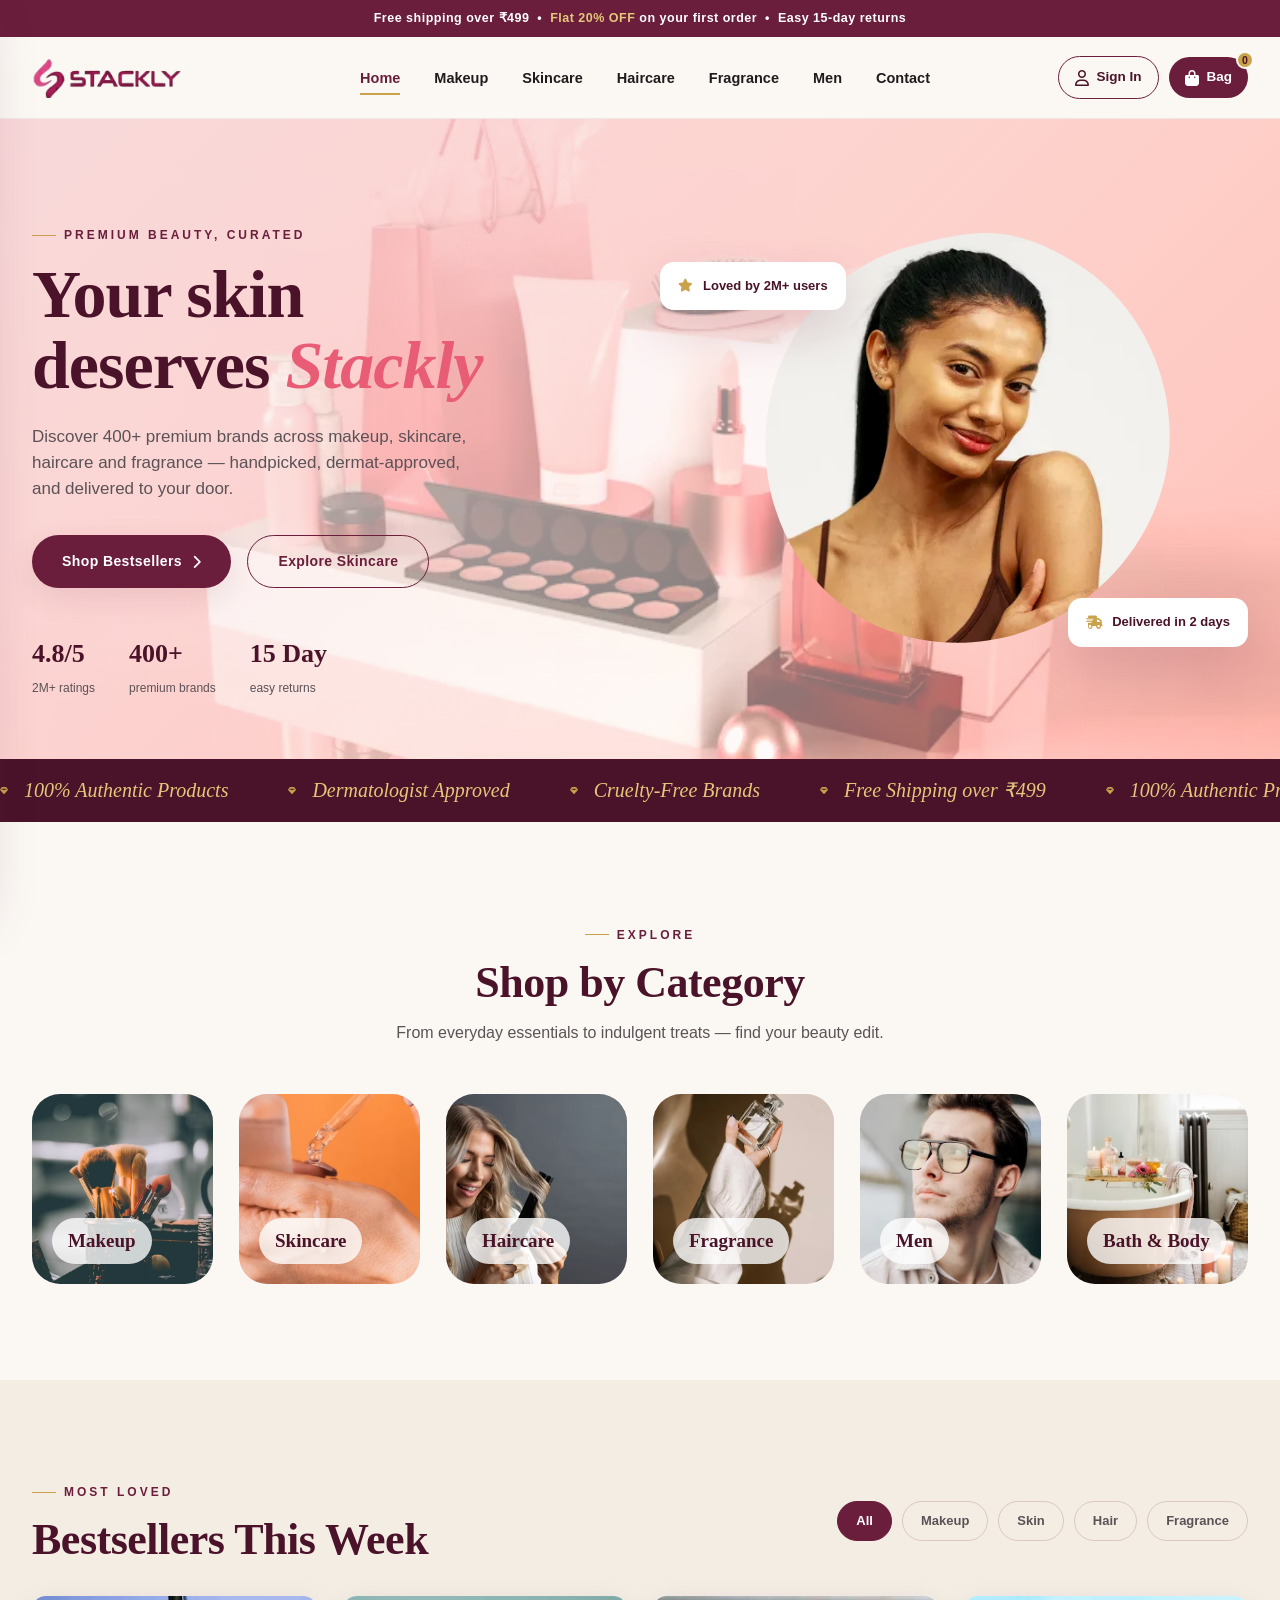
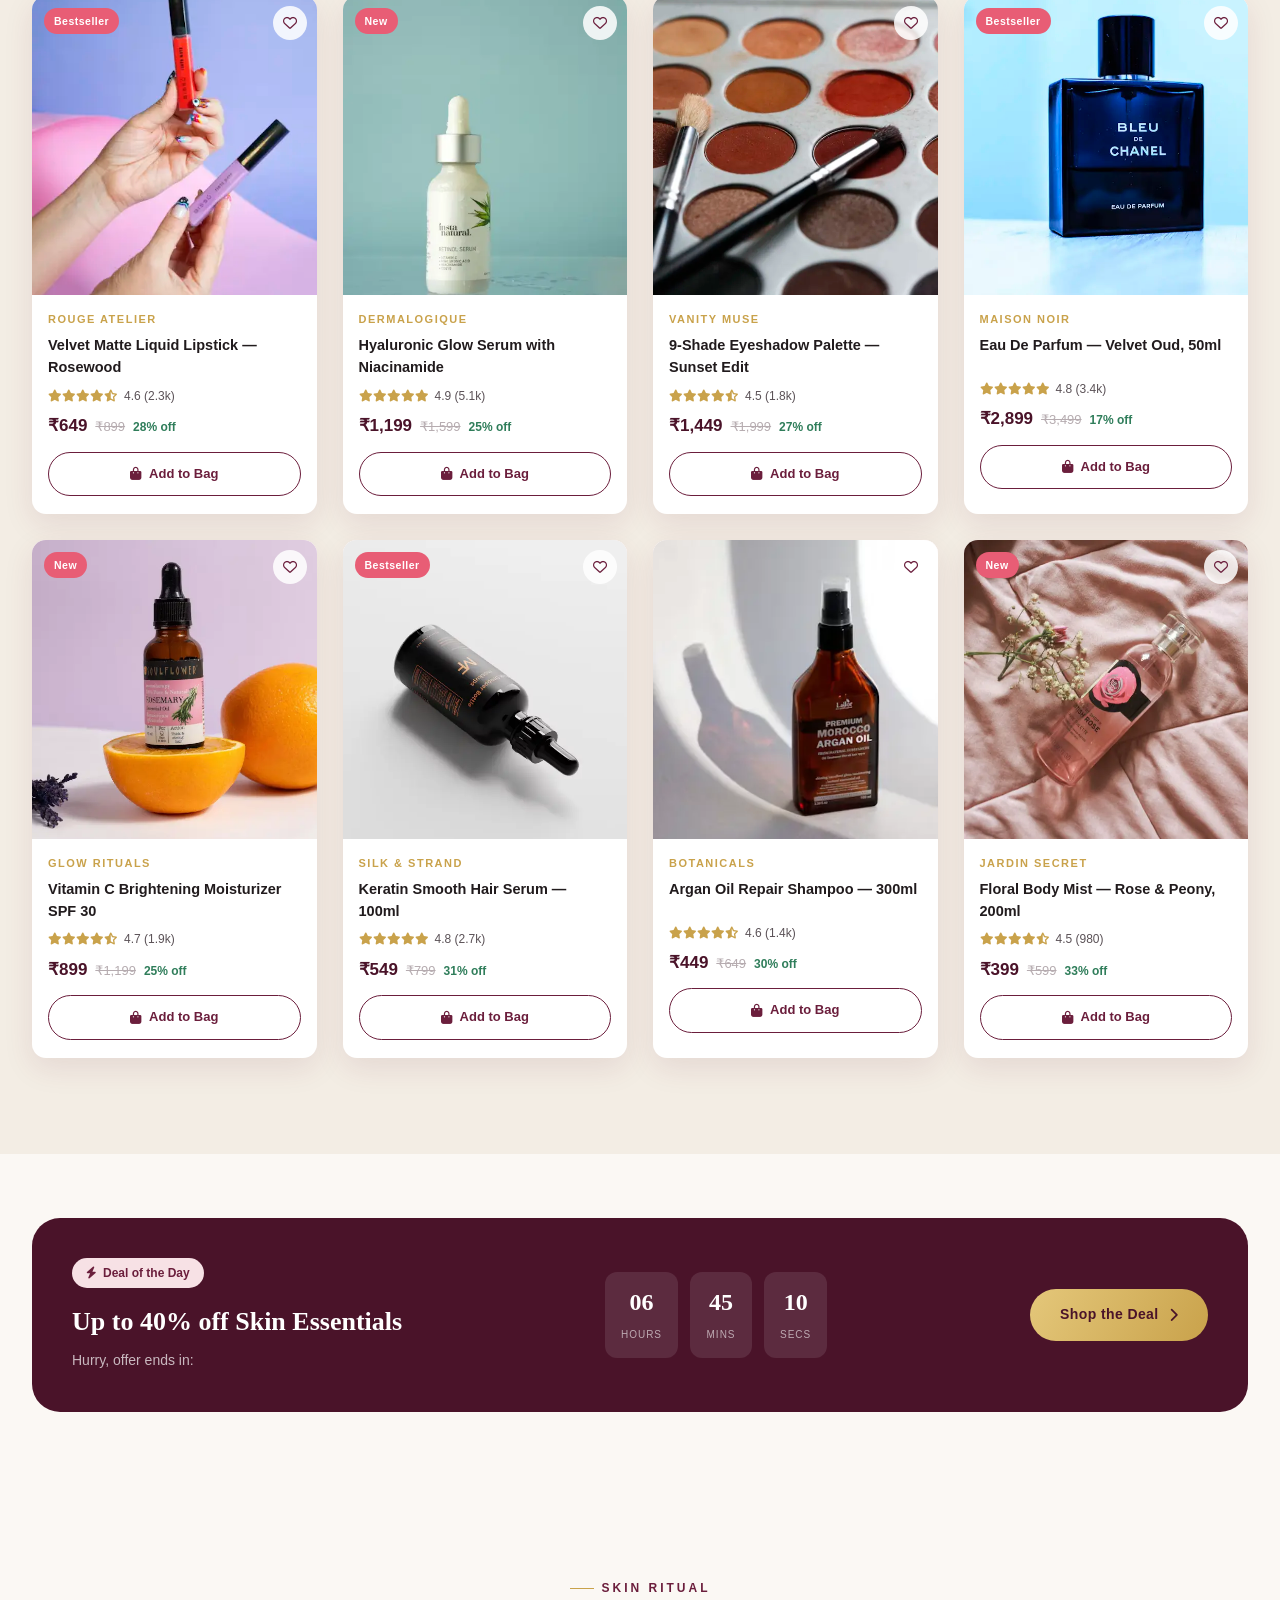
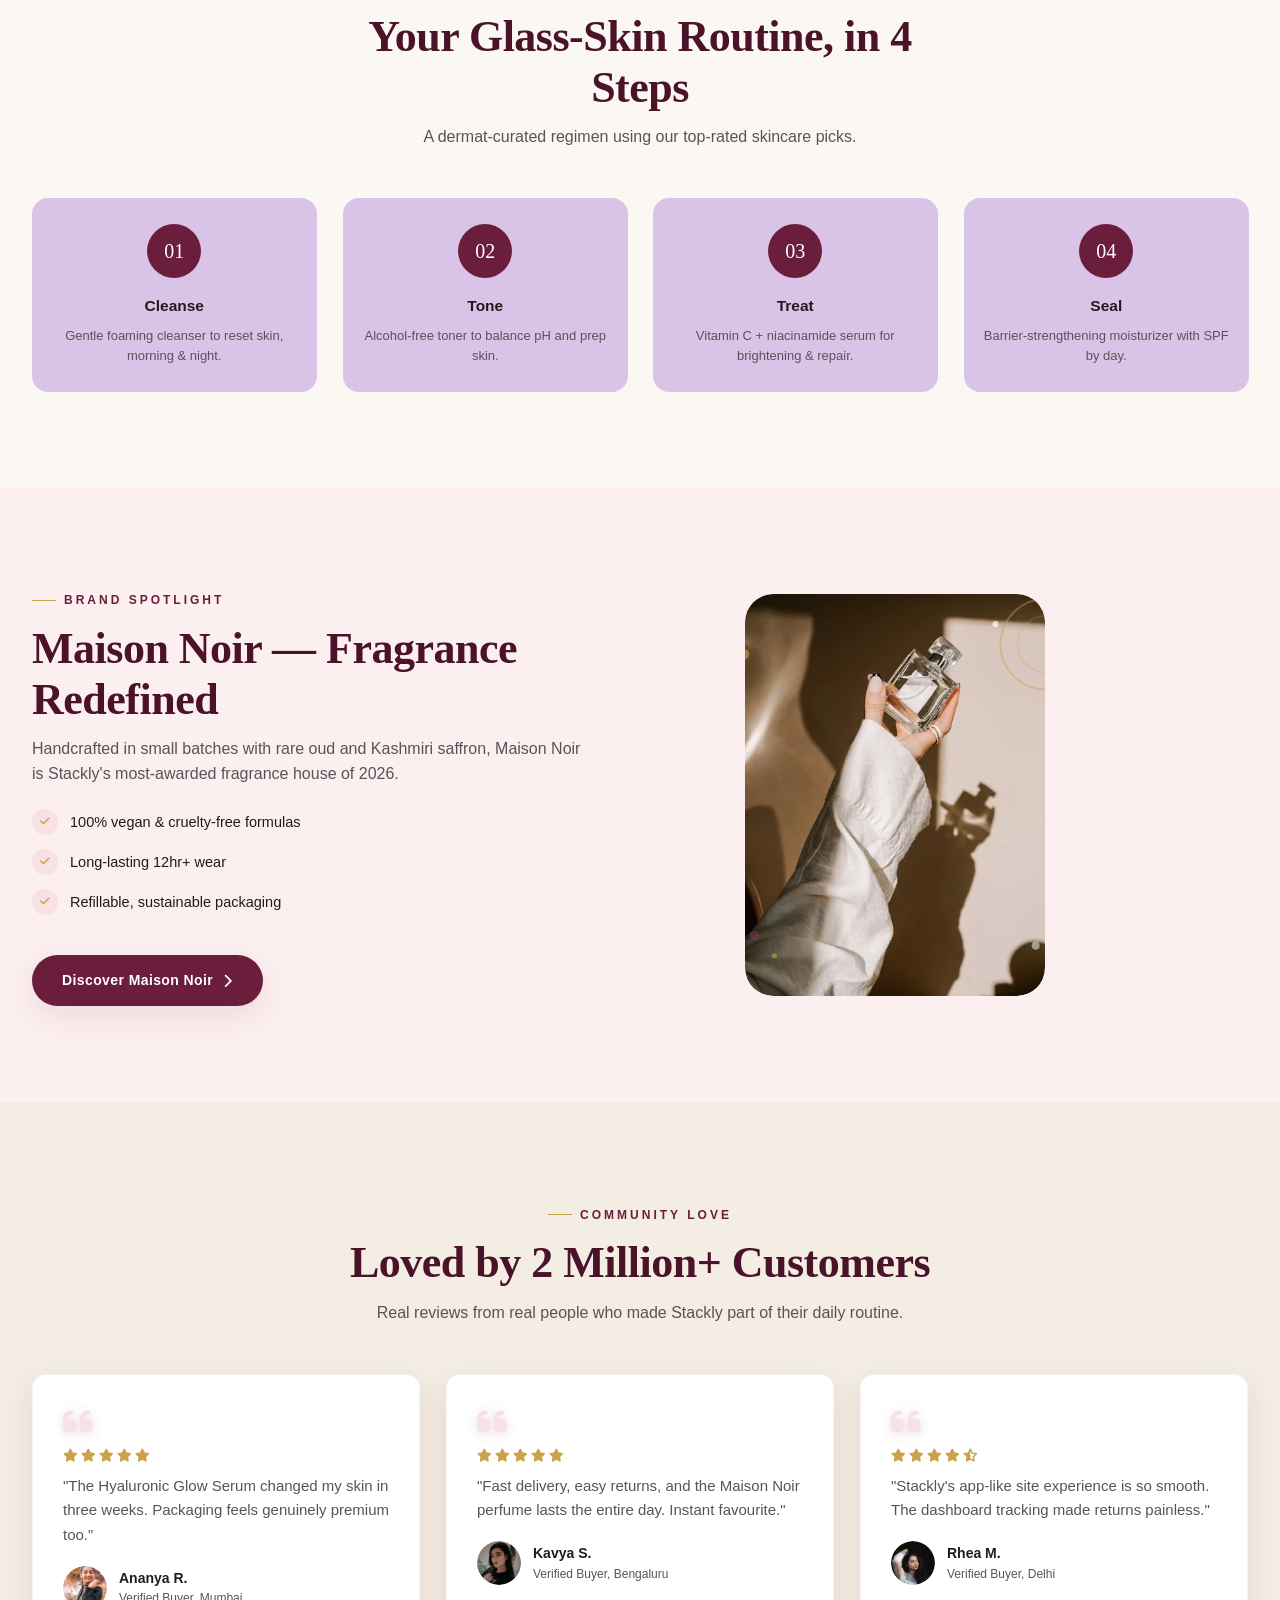
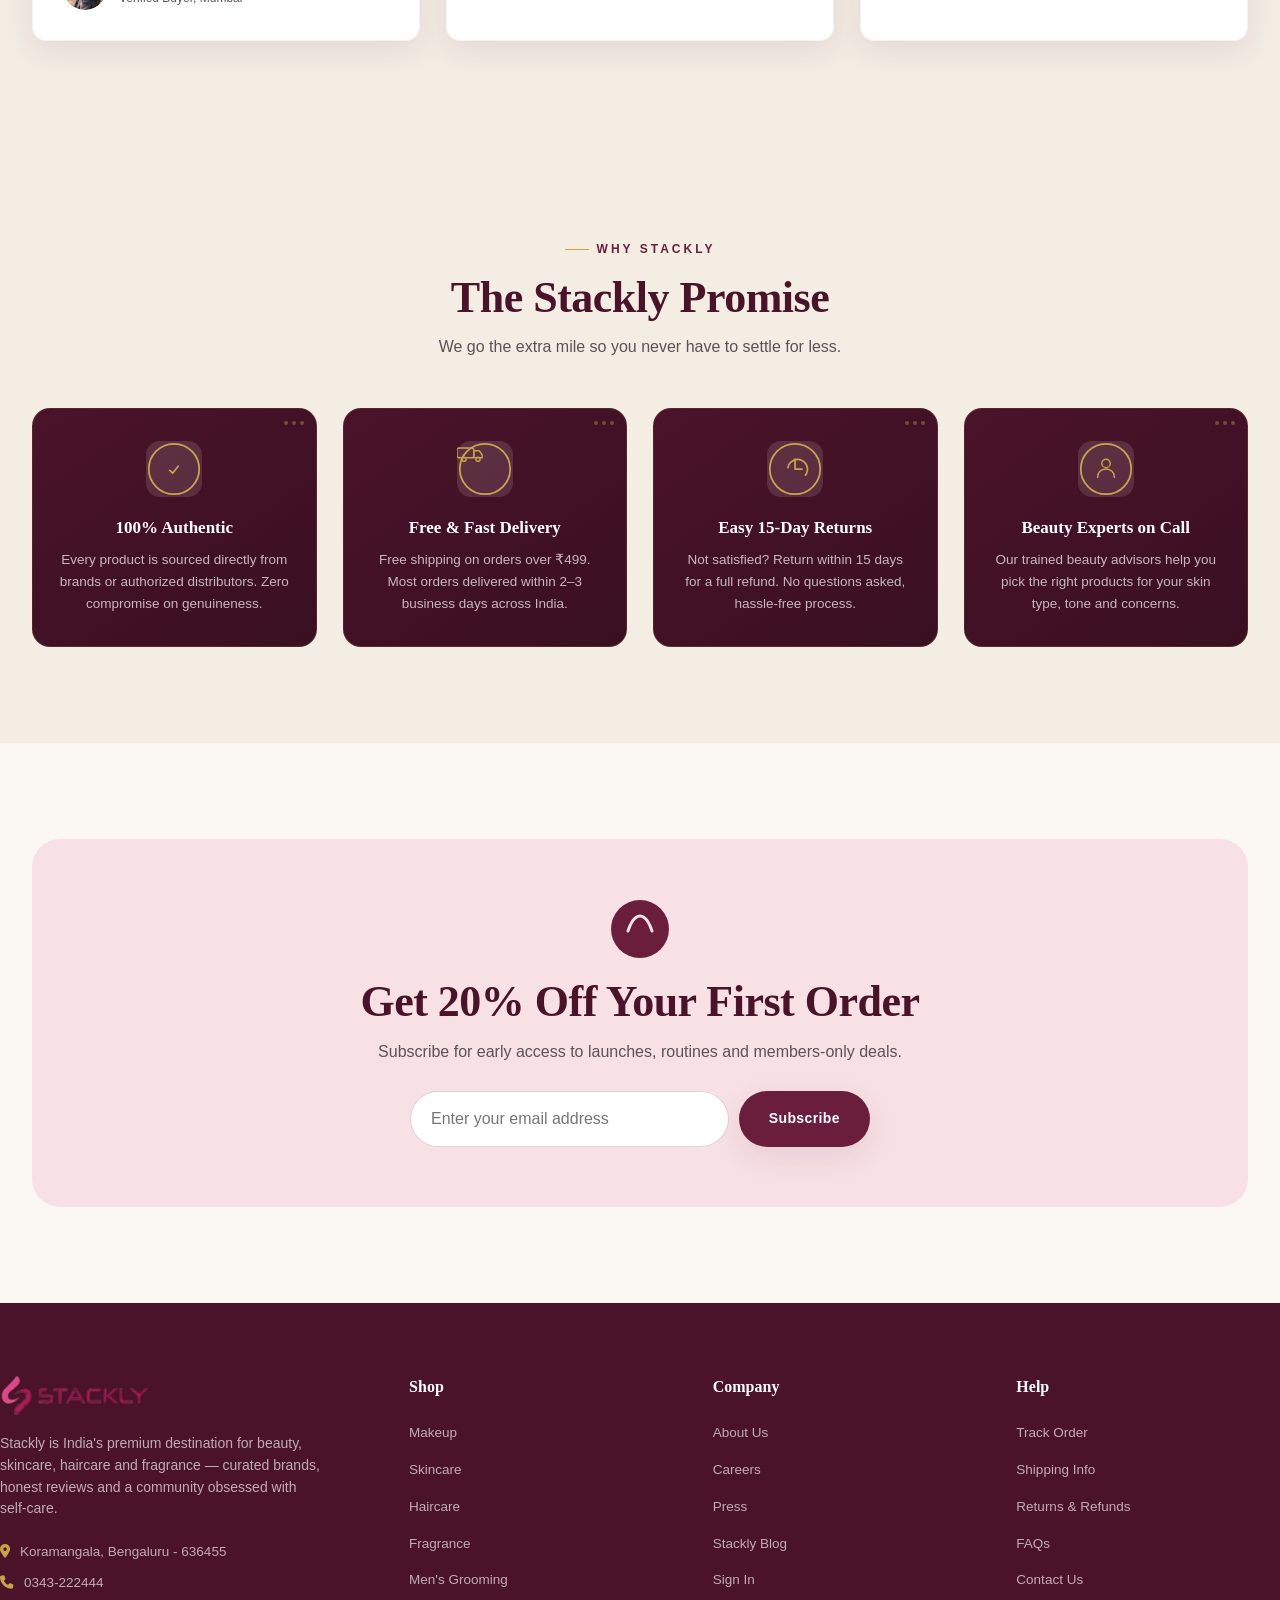
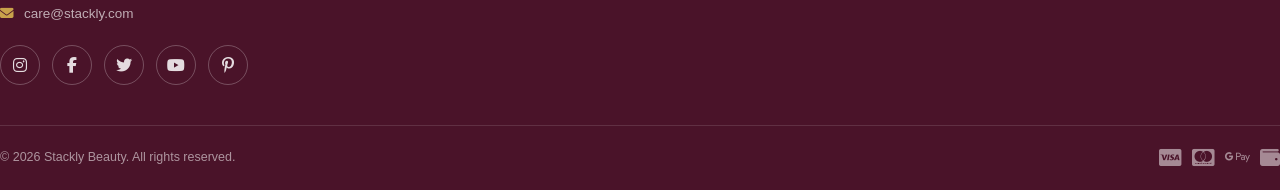
<file: index.html>
<!DOCTYPE html>
<html lang="en">
<head>
<meta charset="UTF-8">
<meta name="viewport" content="width=device-width, initial-scale=1.0, viewport-fit=cover">
<title>Stackly Beauty — Premium Cosmetics, Skincare &amp; Fragrance Online</title>
<meta name="description" content="Stackly Beauty — India's premium destination for makeup, skincare, haircare, fragrance and men's grooming.">
<link rel="stylesheet" href="https://cdnjs.cloudflare.com/ajax/libs/font-awesome/6.5.1/css/all.min.css">
<link rel="stylesheet" href="css/style.css">
</head>
<body>

<div class="announce-strip">Free shipping over &#8377;499 &nbsp;&bull;&nbsp; <strong>Flat 20% OFF</strong> on your first order &nbsp;&bull;&nbsp; Easy 15-day returns</div>

<header class="site-header" id="siteHeader">
  <div class="header-container">
    <button class="hamburger" id="hamburgerBtn" aria-label="Open menu"><span></span><span></span><span></span></button>
    <a href="index.html" class="logo">
      <img src="Assets/stackly-logo-wine (1).webp" alt="Stackly Beauty" class="logo-img">
    </a>
    <nav class="main-nav" id="mainNav">
      <a href="index.html" class="active">Home</a>
      <a href="makeup.html">Makeup</a>
      <a href="skincare.html">Skincare</a>
      <a href="haircare.html">Haircare</a>
      <a href="fragrance.html">Fragrance</a>
      <a href="men.html">Men</a>
      <a href="contact.html">Contact</a>
    </nav>
    <div class="header-actions">
      <a href="login.html" class="icon-btn signin-btn"><i class="fa-regular fa-user"></i><span>Sign In</span></a>
      <a href="bag.html" class="icon-btn bag-btn"><i class="fa-solid fa-bag-shopping"></i><span>Bag</span><span class="bag-count">0</span></a>
    </div>
  </div>
</header>

<div class="nav-overlay" id="navOverlay"></div>
<aside class="mobile-drawer" id="mobileDrawer">
  <div class="drawer-top">
    <a href="index.html" class="logo">
      <img src="Assets/stackly-logo-wine (1).webp" alt="Stackly Beauty" class="logo-img">
    </a>
    <button class="drawer-close" id="drawerClose" aria-label="Close menu"><i class="fa-solid fa-xmark"></i></button>
  </div>
  <nav class="drawer-nav">
    <a href="index.html" class="active">Home <i class="fa-solid fa-chevron-right"></i></a>
    <a href="makeup.html">Makeup <i class="fa-solid fa-chevron-right"></i></a>
    <a href="skincare.html">Skincare <i class="fa-solid fa-chevron-right"></i></a>
    <a href="haircare.html">Haircare <i class="fa-solid fa-chevron-right"></i></a>
    <a href="fragrance.html">Fragrance <i class="fa-solid fa-chevron-right"></i></a>
    <a href="men.html">Men <i class="fa-solid fa-chevron-right"></i></a>
    <a href="contact.html">Contact <i class="fa-solid fa-chevron-right"></i></a>
    <div class="drawer-btns">
      <a href="login.html" class="btn btn-outline"><i class="fa-regular fa-user"></i> Sign In</a>
      <a href="bag.html" class="btn btn-primary"><i class="fa-solid fa-bag-shopping"></i> My Bag</a>
    </div>
  </nav>
</aside>

<main>

<!-- 1. HERO -->
<section class="hero">
  <div class="container hero-grid">
    <div class="hero-content reveal">
      <div class="eyebrow">Premium Beauty, Curated</div>
      <h1 class="hero-title">Your skin<br>deserves <em>Stackly</em></h1>
      <p class="hero-desc">Discover 400+ premium brands across makeup, skincare, haircare and fragrance — handpicked, dermat-approved, and delivered to your door.</p>
      <div class="hero-cta">
        <a href="404.html" class="btn btn-primary">Shop Bestsellers <i class="fa-solid fa-chevron-right"></i></a>
        <a href="404.html" class="btn btn-outline">Explore Skincare</a>
      </div>
      <div class="hero-stats">
        <div><strong>4.8/5</strong><span>2M+ ratings</span></div>
        <div><strong>400+</strong><span>premium brands</span></div>
        <div><strong>15 Day</strong><span>easy returns</span></div>
      </div>
    </div>
    <div class="hero-visual reveal reveal-delay-2">
      <svg viewBox="0 0 480 480" class="hero-blob-1" xmlns="http://www.w3.org/2000/svg">
        <defs>
          <linearGradient id="heroGrad" x1="0" y1="0" x2="1" y2="1">
            <stop offset="0%" stop-color="#F7E1E5"/>
            <stop offset="100%" stop-color="#E4C77A"/>
          </linearGradient>
          <clipPath id="blobClip">
            <path d="M354 60c58 36 92 108 84 178s-58 132-124 158-140 14-188-30-70-112-56-180 62-124 128-142 98-20 156 16z"/>
          </clipPath>
        </defs>
        <g class="spin-slow" style="transform-origin:240px 240px" clip-path="url(#blobClip)">
          <image href="Assets/riya.webp" x="0" y="0" width="480" height="480" preserveAspectRatio="xMidYMid slice"/>
        </g>
      </svg>
      <div class="hero-float-card" style="top:12%; left:0;"><i class="fa-solid fa-star"></i> Loved by 2M+ users</div>
      <div class="hero-float-card" style="bottom:14%; right:0;"><i class="fa-solid fa-truck-fast"></i> Delivered in 2 days</div>
    </div>
  </div>
</section>

<!-- 2. RIBBON / TRUST MARQUEE -->
<div class="ribbon-banner">
  <div class="ribbon-track">
    <span><i class="fa-solid fa-gem"></i> 100% Authentic Products</span>
    <span><i class="fa-solid fa-gem"></i> Dermatologist Approved</span>
    <span><i class="fa-solid fa-gem"></i> Cruelty-Free Brands</span>
    <span><i class="fa-solid fa-gem"></i> Free Shipping over &#8377;499</span>
    <span><i class="fa-solid fa-gem"></i> 100% Authentic Products</span>
    <span><i class="fa-solid fa-gem"></i> Dermatologist Approved</span>
    <span><i class="fa-solid fa-gem"></i> Cruelty-Free Brands</span>
    <span><i class="fa-solid fa-gem"></i> Free Shipping over &#8377;499</span>
  </div>
</div>

<!-- 3. SHOP BY CATEGORY -->
<section class="section">
  <div class="container">
    <div class="section-head center reveal">
      <div class="eyebrow" style="justify-content:center;">Explore</div>
      <h2 class="section-title">Shop by Category</h2>
      <p class="section-sub">From everyday essentials to indulgent treats — find your beauty edit.</p>
    </div>
    <div class="grid grid-4" style="grid-template-columns:repeat(6,1fr);">
      <a href="makeup.html" class="cat-tile reveal">

        <img src="Assets/Makeup.webp" alt="">
        <span class="cat-tile-label">Makeup</span>
      </a>
      <a href="skincare.html" class="cat-tile reveal reveal-delay-1">
       <img src="Assets/skincare.webp" alt="">
        <span class="cat-tile-label">Skincare</span>
      </a>
      <a href="haircare.html" class="cat-tile reveal reveal-delay-2">
      <img src="Assets/HairCare.webp" alt="">
        <span class="cat-tile-label">Haircare</span>
      </a>
      <a href="fragrance.html" class="cat-tile reveal reveal-delay-3">
        <img src="Assets/Fragrance.webp" alt="">
        <span class="cat-tile-label">Fragrance</span>
      </a>
      <a href="men.html" class="cat-tile reveal reveal-delay-4">
       <img src="Assets/Men.webp" alt="">
        <span class="cat-tile-label">Men</span>
      </a>
      <a href="skincare.html" class="cat-tile reveal">
        <img src="Assets/bath.webp" alt="">
        <span class="cat-tile-label">Bath &amp; Body</span>
      </a>
    </div>
  </div>
</section>

<!-- 4. BESTSELLERS -->
<section class="section" style="background:var(--ivory-2);">
  <div class="container">
    <div class="filter-bar reveal">
      <div class="section-head" style="margin-bottom:0;">
        <div class="eyebrow">Most Loved</div>
        <h2 class="section-title">Bestsellers This Week</h2>
      </div>
      <div class="filter-chips">
        <button class="chip active">All</button>
        <button class="chip">Makeup</button>
        <button class="chip">Skin</button>
        <button class="chip">Hair</button>
        <button class="chip">Fragrance</button>
      </div>
    </div>
    <div class="grid grid-4">

      <div class="product-card reveal" data-category="makeup">
        <div class="product-media"><img src="Assets/liquid_lipstick.webp" alt="Velvet Matte Liquid Lipstick" class="product-media-img"></div>
        <button class="product-wish" aria-label="Add to wishlist"><i class="fa-regular fa-heart"></i></button>
        <div class="product-badge">Bestseller</div>
        <div class="product-info">
          <div class="product-brand">Rouge Atelier</div>
          <div class="product-name">Velvet Matte Liquid Lipstick — Rosewood</div>
          <div class="product-rating"><span class="stars"><i class="fa-solid fa-star"></i><i class="fa-solid fa-star"></i><i class="fa-solid fa-star"></i><i class="fa-solid fa-star"></i><i class="fa-solid fa-star-half-stroke"></i></span> 4.6 (2.3k)</div>
          <div class="product-price"><span class="price-now">&#8377;649</span><span class="price-old">&#8377;899</span><span class="price-off">28% off</span></div>
          <button class="add-bag-btn" data-id="p1" data-name="Velvet Matte Liquid Lipstick" data-brand="Rouge Atelier" data-price="649" data-oldprice="899" data-cat="lipstick"><i class="fa-solid fa-bag-shopping"></i> Add to Bag</button>
        </div>
      </div>

      <div class="product-card reveal reveal-delay-1" data-category="skin">
        <div class="product-media pm-bg-1"><img src="Assets/Serum.webp" alt=""></div>
        <button class="product-wish" aria-label="Add to wishlist"><i class="fa-regular fa-heart"></i></button>
        <div class="product-badge">New</div>
        <div class="product-info">
          <div class="product-brand">Dermalogique</div>
          <div class="product-name">Hyaluronic Glow Serum with Niacinamide</div>
          <div class="product-rating"><span class="stars"><i class="fa-solid fa-star"></i><i class="fa-solid fa-star"></i><i class="fa-solid fa-star"></i><i class="fa-solid fa-star"></i><i class="fa-solid fa-star"></i></span> 4.9 (5.1k)</div>
          <div class="product-price"><span class="price-now">&#8377;1,199</span><span class="price-old">&#8377;1,599</span><span class="price-off">25% off</span></div>
          <button class="add-bag-btn" data-id="p2" data-name="Hyaluronic Glow Serum" data-brand="Dermalogique" data-price="1199" data-oldprice="1599" data-cat="serum"><i class="fa-solid fa-bag-shopping"></i> Add to Bag</button>
        </div>
      </div>

      <div class="product-card reveal reveal-delay-2" data-category="makeup">
        <div class="product-media"><img src="Assets/Eyeshadow 1.webp" alt="Eyeshadow Palette" class="product-media-img"></div>
        <button class="product-wish" aria-label="Add to wishlist"><i class="fa-regular fa-heart"></i></button>
        <div class="product-info">
          <div class="product-brand">Vanity Muse</div>
          <div class="product-name">9-Shade Eyeshadow Palette — Sunset Edit</div>
          <div class="product-rating"><span class="stars"><i class="fa-solid fa-star"></i><i class="fa-solid fa-star"></i><i class="fa-solid fa-star"></i><i class="fa-solid fa-star"></i><i class="fa-solid fa-star-half-stroke"></i></span> 4.5 (1.8k)</div>
          <div class="product-price"><span class="price-now">&#8377;1,449</span><span class="price-old">&#8377;1,999</span><span class="price-off">27% off</span></div>
          <button class="add-bag-btn" data-id="p3" data-name="9-Shade Eyeshadow Palette" data-brand="Vanity Muse" data-price="1449" data-oldprice="1999" data-cat="palette"><i class="fa-solid fa-bag-shopping"></i> Add to Bag</button>
        </div>
      </div>

      <div class="product-card reveal reveal-delay-3" data-category="fragrance">
        <div class="product-media"><img src="Assets/perfume.webp" alt="" class="product-media-img"></div>
        <button class="product-wish" aria-label="Add to wishlist"><i class="fa-regular fa-heart"></i></button>
        <div class="product-badge">Bestseller</div>
        <div class="product-info">
          <div class="product-brand">Maison Noir</div>
          <div class="product-name">Eau De Parfum — Velvet Oud, 50ml</div>
          <div class="product-rating"><span class="stars"><i class="fa-solid fa-star"></i><i class="fa-solid fa-star"></i><i class="fa-solid fa-star"></i><i class="fa-solid fa-star"></i><i class="fa-solid fa-star"></i></span> 4.8 (3.4k)</div>
          <div class="product-price"><span class="price-now">&#8377;2,899</span><span class="price-old">&#8377;3,499</span><span class="price-off">17% off</span></div>
          <button class="add-bag-btn" data-id="p4" data-name="Eau De Parfum — Velvet Oud" data-brand="Maison Noir" data-price="2899" data-oldprice="3499" data-cat="perfume"><i class="fa-solid fa-bag-shopping"></i> Add to Bag</button>
        </div>
      </div>

      <div class="product-card reveal" data-category="skin">
        <div class="product-media"><img src="Assets/Vitamin_C.webp" alt="Vitamin C Moisturizer" class="product-media-img"></div>
        <button class="product-wish" aria-label="Add to wishlist"><i class="fa-regular fa-heart"></i></button>
        <div class="product-badge">New</div>
        <div class="product-info">
          <div class="product-brand">Glow Rituals</div>
          <div class="product-name">Vitamin C Brightening Moisturizer SPF 30</div>
          <div class="product-rating"><span class="stars"><i class="fa-solid fa-star"></i><i class="fa-solid fa-star"></i><i class="fa-solid fa-star"></i><i class="fa-solid fa-star"></i><i class="fa-solid fa-star-half-stroke"></i></span> 4.7 (1.9k)</div>
          <div class="product-price"><span class="price-now">&#8377;899</span><span class="price-old">&#8377;1,199</span><span class="price-off">25% off</span></div>
          <button class="add-bag-btn" data-id="p5" data-name="Vitamin C Brightening Moisturizer" data-brand="Glow Rituals" data-price="899" data-oldprice="1199" data-cat="moisturizer"><i class="fa-solid fa-bag-shopping"></i> Add to Bag</button>
        </div>
      </div>

      <div class="product-card reveal reveal-delay-1" data-category="hair">
        <div class="product-media"><img src="Assets/Hair_Serum100ml.webp" alt="Hair Serum" class="product-media-img"></div>
        <button class="product-wish" aria-label="Add to wishlist"><i class="fa-regular fa-heart"></i></button>
        <div class="product-badge">Bestseller</div>
        <div class="product-info">
          <div class="product-brand">Silk & Strand</div>
          <div class="product-name">Keratin Smooth Hair Serum — 100ml</div>
          <div class="product-rating"><span class="stars"><i class="fa-solid fa-star"></i><i class="fa-solid fa-star"></i><i class="fa-solid fa-star"></i><i class="fa-solid fa-star"></i><i class="fa-solid fa-star"></i></span> 4.8 (2.7k)</div>
          <div class="product-price"><span class="price-now">&#8377;549</span><span class="price-old">&#8377;799</span><span class="price-off">31% off</span></div>
          <button class="add-bag-btn" data-id="p6" data-name="Keratin Smooth Hair Serum" data-brand="Silk & Strand" data-price="549" data-oldprice="799" data-cat="serum"><i class="fa-solid fa-bag-shopping"></i> Add to Bag</button>
        </div>
      </div>

      <div class="product-card reveal reveal-delay-2" data-category="hair">
        <div class="product-media"><img src="Assets/Argan_Oil.webp" alt="Argan Oil Shampoo" class="product-media-img"></div>
        <button class="product-wish" aria-label="Add to wishlist"><i class="fa-regular fa-heart"></i></button>
        <div class="product-info">
          <div class="product-brand">Botanicals</div>
          <div class="product-name">Argan Oil Repair Shampoo — 300ml</div>
          <div class="product-rating"><span class="stars"><i class="fa-solid fa-star"></i><i class="fa-solid fa-star"></i><i class="fa-solid fa-star"></i><i class="fa-solid fa-star"></i><i class="fa-solid fa-star-half-stroke"></i></span> 4.6 (1.4k)</div>
          <div class="product-price"><span class="price-now">&#8377;449</span><span class="price-old">&#8377;649</span><span class="price-off">30% off</span></div>
          <button class="add-bag-btn" data-id="p7" data-name="Argan Oil Repair Shampoo" data-brand="Botanicals" data-price="449" data-oldprice="649" data-cat="shampoo"><i class="fa-solid fa-bag-shopping"></i> Add to Bag</button>
        </div>
      </div>

      <div class="product-card reveal reveal-delay-3" data-category="fragrance">
        <div class="product-media"><img src="Assets/Floral_Body_Mist.webp" alt="Floral Body Mist" class="product-media-img"></div>
        <button class="product-wish" aria-label="Add to wishlist"><i class="fa-regular fa-heart"></i></button>
        <div class="product-badge">New</div>
        <div class="product-info">
          <div class="product-brand">Jardin Secret</div>
          <div class="product-name">Floral Body Mist — Rose &amp; Peony, 200ml</div>
          <div class="product-rating"><span class="stars"><i class="fa-solid fa-star"></i><i class="fa-solid fa-star"></i><i class="fa-solid fa-star"></i><i class="fa-solid fa-star"></i><i class="fa-solid fa-star-half-stroke"></i></span> 4.5 (980)</div>
          <div class="product-price"><span class="price-now">&#8377;399</span><span class="price-old">&#8377;599</span><span class="price-off">33% off</span></div>
          <button class="add-bag-btn" data-id="p8" data-name="Floral Body Mist" data-brand="Jardin Secret" data-price="399" data-oldprice="599" data-cat="mist"><i class="fa-solid fa-bag-shopping"></i> Add to Bag</button>
        </div>
      </div>

    </div>
  </div>
</section>

<!-- 5. DEAL OF THE DAY -->
<section class="section-tight">
  <div class="container">
    <div class="deal-strip reveal">
      <div class="deal-text">
        <div class="tag-pill"><i class="fa-solid fa-bolt"></i> Deal of the Day</div>
        <h3 style="margin-top:14px;">Up to 40% off Skin Essentials</h3>
        <p>Hurry, offer ends in:</p>
      </div>
      <div class="countdown">
        <div><strong id="cdHours">06</strong><span>HOURS</span></div>
        <div><strong id="cdMins">45</strong><span>MINS</span></div>
        <div><strong id="cdSecs">12</strong><span>SECS</span></div>
      </div>
      <a href="404.html" class="btn btn-gold">Shop the Deal <i class="fa-solid fa-chevron-right"></i></a>
    </div>
  </div>
</section>

<!-- 6. GLASS SKIN ROUTINE (steps) -->
<section class="section">
  <div class="container">
    <div class="section-head center reveal">
      <div class="eyebrow" style="justify-content:center;">Skin Ritual</div>
      <h2 class="section-title">Your Glass-Skin Routine, in 4 Steps</h2>
      <p class="section-sub">A dermat-curated regimen using our top-rated skincare picks.</p>
    </div>
    <div class="step-row">
      <div class="step-card"><div class="step-num">01</div><h4>Cleanse</h4><p>Gentle foaming cleanser to reset skin, morning &amp; night.</p></div>
      <div class="step-card"><div class="step-num">02</div><h4>Tone</h4><p>Alcohol-free toner to balance pH and prep skin.</p></div>
      <div class="step-card"><div class="step-num">03</div><h4>Treat</h4><p>Vitamin C + niacinamide serum for brightening &amp; repair.</p></div>
      <div class="step-card"><div class="step-num">04</div><h4>Seal</h4><p>Barrier-strengthening moisturizer with SPF by day.</p></div>
    </div>
  </div>
</section>

<!-- 7. BRAND SPOTLIGHT -->
<section class="section" style="background:var(--blush-soft);">
  <div class="container split-feature reverse">
    <div class="split-media reveal spotlight-media">
      <img src="Assets/Fragrance.webp" alt="Maison Noir Fragrance" class="split-media-img">
      <svg class="spotlight-fx" viewBox="0 0 400 400" preserveAspectRatio="xMidYMid slice">
        <circle class="spot-ring sr1" cx="350" cy="50" r="45" fill="none" stroke="rgba(201,162,75,.4)" stroke-width="2"/>
        <circle class="spot-ring sr1" cx="350" cy="50" r="28" fill="none" stroke="rgba(201,162,75,.25)" stroke-width="1.5"/>
        <circle class="spot-dot sd1" cx="50" cy="60" r="5" fill="rgba(201,162,75,.6)"/>
        <circle class="spot-dot sd2" cx="340" cy="350" r="4" fill="rgba(255,255,255,.5)"/>
        <circle class="spot-dot sd1" cx="60" cy="340" r="4.5" fill="rgba(140,49,89,.5)"/>
        <circle class="spot-sparkle ss1" cx="300" cy="30" r="3" fill="rgba(255,255,255,.7)"/>
        <circle class="spot-sparkle ss2" cx="80" cy="360" r="2.5" fill="rgba(201,162,75,.6)"/>
      </svg>
    </div>
    <div class="reveal reveal-delay-1">
      <div class="eyebrow">Brand Spotlight</div>
      <h2 class="section-title">Maison Noir — Fragrance Redefined</h2>
      <p class="section-sub">Handcrafted in small batches with rare oud and Kashmiri saffron, Maison Noir is Stackly's most-awarded fragrance house of 2026.</p>
      <ul class="feature-list">
        <li><i class="fa-solid fa-check"></i> 100% vegan &amp; cruelty-free formulas</li>
        <li><i class="fa-solid fa-check"></i> Long-lasting 12hr+ wear</li>
        <li><i class="fa-solid fa-check"></i> Refillable, sustainable packaging</li>
      </ul>
      <a href="404.html" class="btn btn-primary mt-40">Discover Maison Noir <i class="fa-solid fa-chevron-right"></i></a>
    </div>
  </div>
</section>

<!-- 8. TESTIMONIALS -->
<section class="section" style="background:var(--ivory-2);">
  <div class="container">
    <div class="section-head center reveal">
      <div class="eyebrow" style="justify-content:center;">Community Love</div>
      <h2 class="section-title">Loved by 2 Million+ Customers</h2>
      <p class="section-sub">Real reviews from real people who made Stackly part of their daily routine.</p>
    </div>
    <div class="grid grid-3">
      <div class="testimonial-card reveal">
        <div class="testimonial-glow"></div>
        <i class="fa-solid fa-quote-left quote-icon"></i>
        <div class="testimonial-stars"><i class="fa-solid fa-star"></i><i class="fa-solid fa-star"></i><i class="fa-solid fa-star"></i><i class="fa-solid fa-star"></i><i class="fa-solid fa-star"></i></div>
        <p class="testimonial-text">"The Hyaluronic Glow Serum changed my skin in three weeks. Packaging feels genuinely premium too."</p>
        <div class="testimonial-user"><div class="avatar-ring"><img src="Assets/anaya.webp" alt="Ananya"></div><div><div class="testimonial-name">Ananya R.</div><div class="testimonial-role">Verified Buyer, Mumbai</div></div></div>
        <div class="testimonial-badge"><i class="fa-solid fa-circle-check"></i> Verified</div>
      </div>
      <div class="testimonial-card reveal reveal-delay-1">
        <div class="testimonial-glow"></div>
        <i class="fa-solid fa-quote-left quote-icon"></i>
        <div class="testimonial-stars"><i class="fa-solid fa-star"></i><i class="fa-solid fa-star"></i><i class="fa-solid fa-star"></i><i class="fa-solid fa-star"></i><i class="fa-solid fa-star"></i></div>
        <p class="testimonial-text">"Fast delivery, easy returns, and the Maison Noir perfume lasts the entire day. Instant favourite."</p>
        <div class="testimonial-user"><div class="avatar-ring"><img src="Assets/kavya.webp" alt="Kavya"></div><div><div class="testimonial-name">Kavya S.</div><div class="testimonial-role">Verified Buyer, Bengaluru</div></div></div>
        <div class="testimonial-badge"><i class="fa-solid fa-circle-check"></i> Verified</div>
      </div>
      <div class="testimonial-card reveal reveal-delay-2">
        <div class="testimonial-glow"></div>
        <i class="fa-solid fa-quote-left quote-icon"></i>
        <div class="testimonial-stars"><i class="fa-solid fa-star"></i><i class="fa-solid fa-star"></i><i class="fa-solid fa-star"></i><i class="fa-solid fa-star"></i><i class="fa-solid fa-star-half-stroke"></i></div>
        <p class="testimonial-text">"Stackly's app-like site experience is so smooth. The dashboard tracking made returns painless."</p>
        <div class="testimonial-user"><div class="avatar-ring"><img src="Assets/rhea.webp" alt="Rhea"></div><div><div class="testimonial-name">Rhea M.</div><div class="testimonial-role">Verified Buyer, Delhi</div></div></div>
        <div class="testimonial-badge"><i class="fa-solid fa-circle-check"></i> Verified</div>
      </div>
    </div>
  </div>
</section>

<!-- 9. WHY CHOOSE STACKLY -->
<section class="section" style="background:var(--ivory-2);">
  <div class="container">
    <div class="section-head center reveal">
      <div class="eyebrow" style="justify-content:center;">Why Stackly</div>
      <h2 class="section-title">The Stackly Promise</h2>
      <p class="section-sub">We go the extra mile so you never have to settle for less.</p>
    </div>
    <div class="grid grid-4">
      <div class="feature-card reveal">
        <div class="feature-dots"><span></span><span></span><span></span></div>
        <div class="feature-icon">
          <svg viewBox="0 0 80 80" class="feature-svg">
            <circle cx="40" cy="40" r="36" fill="none" stroke="rgba(255,255,255,.15)" stroke-width="2" class="svg-ring"/>
            <circle cx="40" cy="40" r="36" fill="none" stroke="#C9A24B" stroke-width="2.5" stroke-dasharray="226" stroke-dashoffset="226" class="svg-progress"/>
            <path d="M34 42l4 4 8-10" stroke="#C9A24B" stroke-width="2.5" fill="none" stroke-linecap="round" stroke-linejoin="round" class="svg-check"/>
          </svg>
        </div>
        <h3 class="feature-title">100% Authentic</h3>
        <p class="feature-desc">Every product is sourced directly from brands or authorized distributors. Zero compromise on genuineness.</p>
      </div>
      <div class="feature-card reveal reveal-delay-1">
        <div class="feature-dots"><span></span><span></span><span></span></div>
        <div class="feature-icon">
          <svg viewBox="0 0 80 80" class="feature-svg">
            <circle cx="40" cy="40" r="36" fill="none" stroke="rgba(255,255,255,.15)" stroke-width="2" class="svg-ring"/>
            <circle cx="40" cy="40" r="36" fill="none" stroke="#C9A24B" stroke-width="2.5" stroke-dasharray="226" stroke-dashoffset="226" class="svg-progress"/>
            <g class="svg-truck" transform="translate(22,28)">
              <rect x="0" y="10" width="24" height="14" rx="3" fill="none" stroke="#C9A24B" stroke-width="2"/>
              <path d="M24 14h8l4 6v4h-12v-10z" fill="none" stroke="#C9A24B" stroke-width="2" stroke-linejoin="round"/>
              <circle cx="10" cy="26" r="3" fill="none" stroke="#C9A24B" stroke-width="2"/>
              <circle cx="30" cy="26" r="3" fill="none" stroke="#C9A24B" stroke-width="2"/>
            </g>
          </svg>
        </div>
        <h3 class="feature-title">Free &amp; Fast Delivery</h3>
        <p class="feature-desc">Free shipping on orders over &#8377;499. Most orders delivered within 2–3 business days across India.</p>
      </div>
      <div class="feature-card reveal reveal-delay-2">
        <div class="feature-dots"><span></span><span></span><span></span></div>
        <div class="feature-icon">
          <svg viewBox="0 0 80 80" class="feature-svg">
            <circle cx="40" cy="40" r="36" fill="none" stroke="rgba(255,255,255,.15)" stroke-width="2" class="svg-ring"/>
            <circle cx="40" cy="40" r="36" fill="none" stroke="#C9A24B" stroke-width="2.5" stroke-dasharray="226" stroke-dashoffset="226" class="svg-progress"/>
            <path d="M40 26v14h10" fill="none" stroke="#C9A24B" stroke-width="2.5" stroke-linecap="round" stroke-linejoin="round" class="svg-arrow"/>
            <path d="M30 38a14 14 0 1 1 2 10" fill="none" stroke="#C9A24B" stroke-width="2.5" stroke-linecap="round" class="svg-rotate"/>
          </svg>
        </div>
        <h3 class="feature-title">Easy 15-Day Returns</h3>
        <p class="feature-desc">Not satisfied? Return within 15 days for a full refund. No questions asked, hassle-free process.</p>
      </div>
      <div class="feature-card reveal reveal-delay-3">
        <div class="feature-dots"><span></span><span></span><span></span></div>
        <div class="feature-icon">
          <svg viewBox="0 0 80 80" class="feature-svg">
            <circle cx="40" cy="40" r="36" fill="none" stroke="rgba(255,255,255,.15)" stroke-width="2" class="svg-ring"/>
            <circle cx="40" cy="40" r="36" fill="none" stroke="#C9A24B" stroke-width="2.5" stroke-dasharray="226" stroke-dashoffset="226" class="svg-progress"/>
            <circle cx="40" cy="32" r="6" fill="none" stroke="#C9A24B" stroke-width="2" class="svg-head"/>
            <path d="M28 52c0-7 5-12 12-12s12 5 12 12" fill="none" stroke="#C9A24B" stroke-width="2" stroke-linecap="round" class="svg-body"/>
          </svg>
        </div>
        <h3 class="feature-title">Beauty Experts on Call</h3>
        <p class="feature-desc">Our trained beauty advisors help you pick the right products for your skin type, tone and concerns.</p>
      </div>
    </div>
  </div>
</section>

<!-- 10. NEWSLETTER -->
<section class="section">
  <div class="container">
    <div class="newsletter reveal">
      <svg width="60" height="60" viewBox="0 0 60 60" style="margin:0 auto 18px;"><circle cx="30" cy="30" r="29" fill="#6B1E3C"/><path d="M18 32c3-9 7-15 12-15s9 6 12 15" stroke="#F7E1E5" stroke-width="3" fill="none" stroke-linecap="round"/></svg>
      <h2 class="section-title">Get 20% Off Your First Order</h2>
      <p class="section-sub" style="margin-left:auto;margin-right:auto;">Subscribe for early access to launches, routines and members-only deals.</p>
      <form class="newsletter-form">
        <input type="email" placeholder="Enter your email address" required>
        <button type="submit" class="btn btn-primary">Subscribe</button>
      </form>
    </div>
  </div>
</section>

</main>

<footer class="site-footer">
  <div class="container footer-top">
    <div class="footer-about">
      <a href="index.html" class="logo">
        <img src="Assets/stackly-logo-wine (1).webp" alt="Stackly Beauty" class="logo-img">
      </a>
      <p>Stackly is India's premium destination for beauty, skincare, haircare and fragrance — curated brands, honest reviews and a community obsessed with self-care.</p>
      <div class="footer-address"><i class="fa-solid fa-location-dot"></i><span>Koramangala, Bengaluru - 636455</span></div>
      <div class="footer-address"><i class="fa-solid fa-phone"></i><span>0343-222444</span></div>
      <div class="footer-address"><i class="fa-solid fa-envelope"></i><span>care@stackly.com</span></div>
      <div class="footer-social">
        <a href="#" aria-label="Instagram"><i class="fa-brands fa-instagram"></i></a>
        <a href="#" aria-label="Facebook"><i class="fa-brands fa-facebook-f"></i></a>
        <a href="#" aria-label="Twitter"><i class="fa-brands fa-twitter"></i></a>
        <a href="#" aria-label="YouTube"><i class="fa-brands fa-youtube"></i></a>
        <a href="#" aria-label="Pinterest"><i class="fa-brands fa-pinterest-p"></i></a>
      </div>
    </div>
    <div class="footer-col">
      <div class="footer-acc-head"><h4>Shop</h4><i class="fa-solid fa-chevron-down"></i></div>
      <ul>
        <li><a href="404.html">Makeup</a></li>
        <li><a href="404.html">Skincare</a></li>
        <li><a href="404.html">Haircare</a></li>
        <li><a href="404.html">Fragrance</a></li>
        <li><a href="404.html">Men's Grooming</a></li>
      </ul>
    </div>
    <div class="footer-col">
      <div class="footer-acc-head"><h4>Company</h4><i class="fa-solid fa-chevron-down"></i></div>
      <ul>
        <li><a href="404.html">About Us</a></li>
        <li><a href="404.html">Careers</a></li>
        <li><a href="404.html">Press</a></li>
        <li><a href="404.html">Stackly Blog</a></li>
        <li><a href="404.html">Sign In</a></li>
      </ul>
    </div>
    <div class="footer-col">
      <div class="footer-acc-head"><h4>Help</h4><i class="fa-solid fa-chevron-down"></i></div>
      <ul>
        <li><a href="404.html">Track Order</a></li>
        <li><a href="404.html">Shipping Info</a></li>
        <li><a href="404.html">Returns &amp; Refunds</a></li>
        <li><a href="404.html">FAQs</a></li>
        <li><a href="404.html">Contact Us</a></li>
      </ul>
    </div>
  </div>
  <div class="container footer-bottom">
    <span>&copy; 2026 Stackly Beauty. All rights reserved.</span>
    <div class="pay-icons"><i class="fa-brands fa-cc-visa"></i><i class="fa-brands fa-cc-mastercard"></i><i class="fa-brands fa-google-pay"></i><i class="fa-solid fa-wallet"></i></div>
  </div>
</footer>
<button class="to-top" id="toTopBtn" aria-label="Scroll to top"><i class="fa-solid fa-arrow-up"></i></button>
<script src="js/script.js"></script>
</body>
</html>
</file>
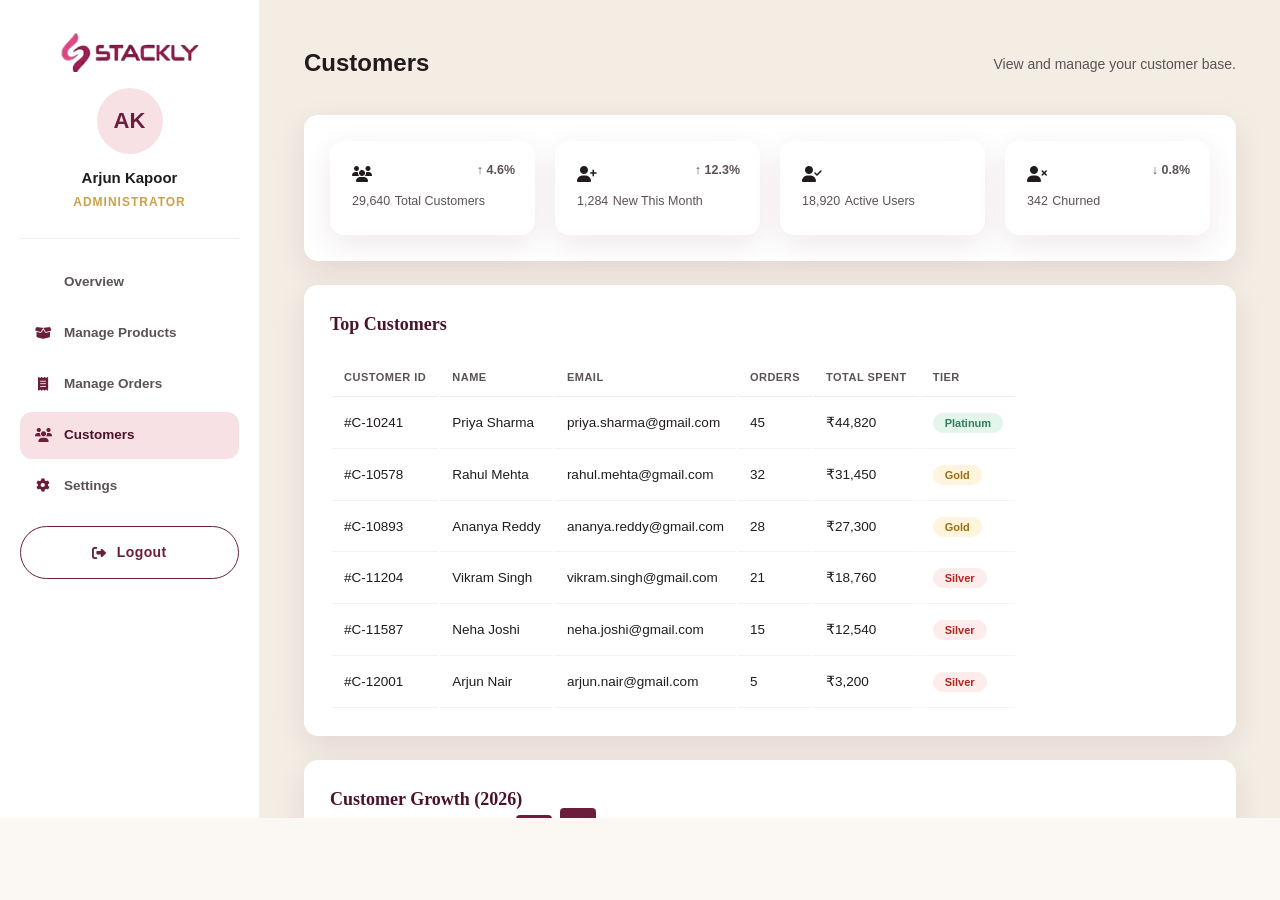
<file: admin-customers.html>
<!DOCTYPE html>
<html lang="en">
<head>
  <meta charset="UTF-8">
  <meta name="viewport" content="width=device-width, initial-scale=1.0">
  <title>Customers — Stackly Beauty</title>
  <link rel="stylesheet" href="https://cdnjs.cloudflare.com/ajax/libs/font-awesome/6.5.1/css/all.min.css">
  <link rel="stylesheet" href="css/style.css">
</head>
<body>

<header class="site-header" id="siteHeader" style="display:none;">
  <div class="header-container">
    <button class="hamburger" id="hamburgerBtn" aria-label="Open menu"><span></span><span></span><span></span></button>
    <a href="index.html" class="logo">
      <img src="Assets/stackly-logo-wine (1).webp" alt="Stackly Beauty" class="logo-img">
    </a>
  </div>
</header>

<div class="nav-overlay" id="navOverlay"></div>

  <main>
    <div class="dash-shell">
      <aside class="dash-sidebar" id="dashSidebar">
        <a href="index.html" class="logo" style="display:block; text-align:center; margin-bottom:16px;">
          <img src="Assets/stackly-logo-wine (1).webp" alt="Stackly Beauty" class="logo-img" style="max-width:140px; margin:0 auto;">
        </a>
        <button id="dashSidebarClose" class="dash-sidebar-close" aria-label="Close sidebar"><i class="fa-solid fa-xmark"></i></button>
        <div class="dash-profile">
          <div class="dash-avatar">AK</div>
          <h4>Arjun Kapoor</h4>
          <span>Administrator</span>
        </div>
        <nav class="dash-nav">
          <a href="dashboard-admin.html"><i class="fa-solid fa-grid-2"></i> Overview</a>
          <a href="admin-products.html"><i class="fa-solid fa-box-open"></i> Manage Products</a>
          <a href="admin-orders.html"><i class="fa-solid fa-receipt"></i> Manage Orders</a>
          <a href="admin-customers.html" class="active"><i class="fa-solid fa-users"></i> Customers</a>
          <a href="admin-settings.html"><i class="fa-solid fa-gear"></i> Settings</a>
        </nav>
        <div class="dash-logout">
          <a href="index.html" class="btn btn-outline btn-block" onclick="localStorage.removeItem('stackly_role')"><i class="fa-solid fa-right-from-bracket"></i> Logout</a>
        </div>
      </aside>

      <section class="dash-main">
        <div class="dash-header-row reveal in-view">
          <h2>Customers</h2>
          <p>View and manage your customer base.</p>
        </div>

        <div class="dash-panel reveal in-view stat-grid">
          <div class="stat-card">
            <i class="fa-solid fa-users"></i>
            <div class="stat-info">
              <span class="stat-number">29,640</span>
              <span class="stat-label">Total Customers</span>
            </div>
            <span class="stat-trend">&#8593; 4.6%</span>
          </div>
          <div class="stat-card">
            <i class="fa-solid fa-user-plus"></i>
            <div class="stat-info">
              <span class="stat-number">1,284</span>
              <span class="stat-label">New This Month</span>
            </div>
            <span class="stat-trend">&#8593; 12.3%</span>
          </div>
          <div class="stat-card">
            <i class="fa-solid fa-user-check"></i>
            <div class="stat-info">
              <span class="stat-number">18,920</span>
              <span class="stat-label">Active Users</span>
            </div>
          </div>
          <div class="stat-card">
            <i class="fa-solid fa-user-xmark"></i>
            <div class="stat-info">
              <span class="stat-number">342</span>
              <span class="stat-label">Churned</span>
            </div>
            <span class="stat-trend">&#8595; 0.8%</span>
          </div>
        </div>

        <div class="dash-panel reveal in-view">
          <h3>Top Customers</h3>
          <div class="dash-table">
            <table>
              <thead>
                <tr>
                  <th>Customer ID</th>
                  <th>Name</th>
                  <th>Email</th>
                  <th>Orders</th>
                  <th>Total Spent</th>
                  <th>Tier</th>
                </tr>
              </thead>
              <tbody>
                <tr>
                  <td>#C-10241</td>
                  <td>Priya Sharma</td>
                  <td>priya.sharma@gmail.com</td>
                  <td>45</td>
                  <td>₹44,820</td>
                  <td><span class="status-pill status-delivered">Platinum</span></td>
                </tr>
                <tr>
                  <td>#C-10578</td>
                  <td>Rahul Mehta</td>
                  <td>rahul.mehta@gmail.com</td>
                  <td>32</td>
                  <td>₹31,450</td>
                  <td><span class="status-pill status-transit">Gold</span></td>
                </tr>
                <tr>
                  <td>#C-10893</td>
                  <td>Ananya Reddy</td>
                  <td>ananya.reddy@gmail.com</td>
                  <td>28</td>
                  <td>₹27,300</td>
                  <td><span class="status-pill status-transit">Gold</span></td>
                </tr>
                <tr>
                  <td>#C-11204</td>
                  <td>Vikram Singh</td>
                  <td>vikram.singh@gmail.com</td>
                  <td>21</td>
                  <td>₹18,760</td>
                  <td><span class="status-pill status-pending">Silver</span></td>
                </tr>
                <tr>
                  <td>#C-11587</td>
                  <td>Neha Joshi</td>
                  <td>neha.joshi@gmail.com</td>
                  <td>15</td>
                  <td>₹12,540</td>
                  <td><span class="status-pill status-pending">Silver</span></td>
                </tr>
                <tr>
                  <td>#C-12001</td>
                  <td>Arjun Nair</td>
                  <td>arjun.nair@gmail.com</td>
                  <td>5</td>
                  <td>₹3,200</td>
                  <td><span class="status-pill status-pending">Silver</span></td>
                </tr>
              </tbody>
            </table>
          </div>
        </div>

        <div class="dash-panel reveal in-view">
          <h3>Customer Growth (2026)</h3>
          <div style="display:flex; align-items:flex-end; gap:8px; height:160px; padding:0 10px;">
            <div style="display:flex; flex-direction:column; align-items:center;">
              <div style="width:36px; border-radius:4px 4px 0 0; background:var(--wine); height:128px;"></div>
              <span style="font-size:12px; margin-top:6px; color:var(--ink-soft);">Jan</span>
            </div>
            <div style="display:flex; flex-direction:column; align-items:center;">
              <div style="width:36px; border-radius:4px 4px 0 0; background:var(--wine); height:135px;"></div>
              <span style="font-size:12px; margin-top:6px; color:var(--ink-soft);">Feb</span>
            </div>
            <div style="display:flex; flex-direction:column; align-items:center;">
              <div style="width:36px; border-radius:4px 4px 0 0; background:var(--wine); height:143px;"></div>
              <span style="font-size:12px; margin-top:6px; color:var(--ink-soft);">Mar</span>
            </div>
            <div style="display:flex; flex-direction:column; align-items:center;">
              <div style="width:36px; border-radius:4px 4px 0 0; background:var(--wine); height:149px;"></div>
              <span style="font-size:12px; margin-top:6px; color:var(--ink-soft);">Apr</span>
            </div>
            <div style="display:flex; flex-direction:column; align-items:center;">
              <div style="width:36px; border-radius:4px 4px 0 0; background:var(--wine); height:153px;"></div>
              <span style="font-size:12px; margin-top:6px; color:var(--ink-soft);">May</span>
            </div>
            <div style="display:flex; flex-direction:column; align-items:center;">
              <div style="width:36px; border-radius:4px 4px 0 0; background:var(--wine); height:160px;"></div>
              <span style="font-size:12px; margin-top:6px; color:var(--ink-soft);">Jun</span>
            </div>
          </div>
        </div>

        <div class="dash-panel reveal in-view">
          <h3>Customer Tier Distribution</h3>
          <div>
            <div style="display:flex; align-items:center; gap:12px; margin-bottom:14px;">
              <span style="min-width:140px; font-size:13px; color:var(--ink-soft);">Platinum</span>
              <div style="flex:1; height:10px; background:var(--ivory-2); border-radius:5px; overflow:hidden;">
                <div style="height:100%; border-radius:5px; width:8%; background:var(--gold);"></div>
              </div>
              <span style="font-size:13px; font-weight:600; min-width:40px; text-align:right;">8%</span>
            </div>
            <div style="display:flex; align-items:center; gap:12px; margin-bottom:14px;">
              <span style="min-width:140px; font-size:13px; color:var(--ink-soft);">Gold</span>
              <div style="flex:1; height:10px; background:var(--ivory-2); border-radius:5px; overflow:hidden;">
                <div style="height:100%; border-radius:5px; width:22%; background:var(--wine);"></div>
              </div>
              <span style="font-size:13px; font-weight:600; min-width:40px; text-align:right;">22%</span>
            </div>
            <div style="display:flex; align-items:center; gap:12px; margin-bottom:14px;">
              <span style="min-width:140px; font-size:13px; color:var(--ink-soft);">Silver</span>
              <div style="flex:1; height:10px; background:var(--ivory-2); border-radius:5px; overflow:hidden;">
                <div style="height:100%; border-radius:5px; width:35%; background:var(--wine-light);"></div>
              </div>
              <span style="font-size:13px; font-weight:600; min-width:40px; text-align:right;">35%</span>
            </div>
            <div style="display:flex; align-items:center; gap:12px;">
              <span style="min-width:140px; font-size:13px; color:var(--ink-soft);">Bronze</span>
              <div style="flex:1; height:10px; background:var(--ivory-2); border-radius:5px; overflow:hidden;">
                <div style="height:100%; border-radius:5px; width:35%; background:var(--ink-soft);"></div>
              </div>
              <span style="font-size:13px; font-weight:600; min-width:40px; text-align:right;">35%</span>
            </div>
          </div>
        </div>
      </section>
    </div>
  </main>
  <script src="js/script.js"></script>
</body>
</html>
</file>
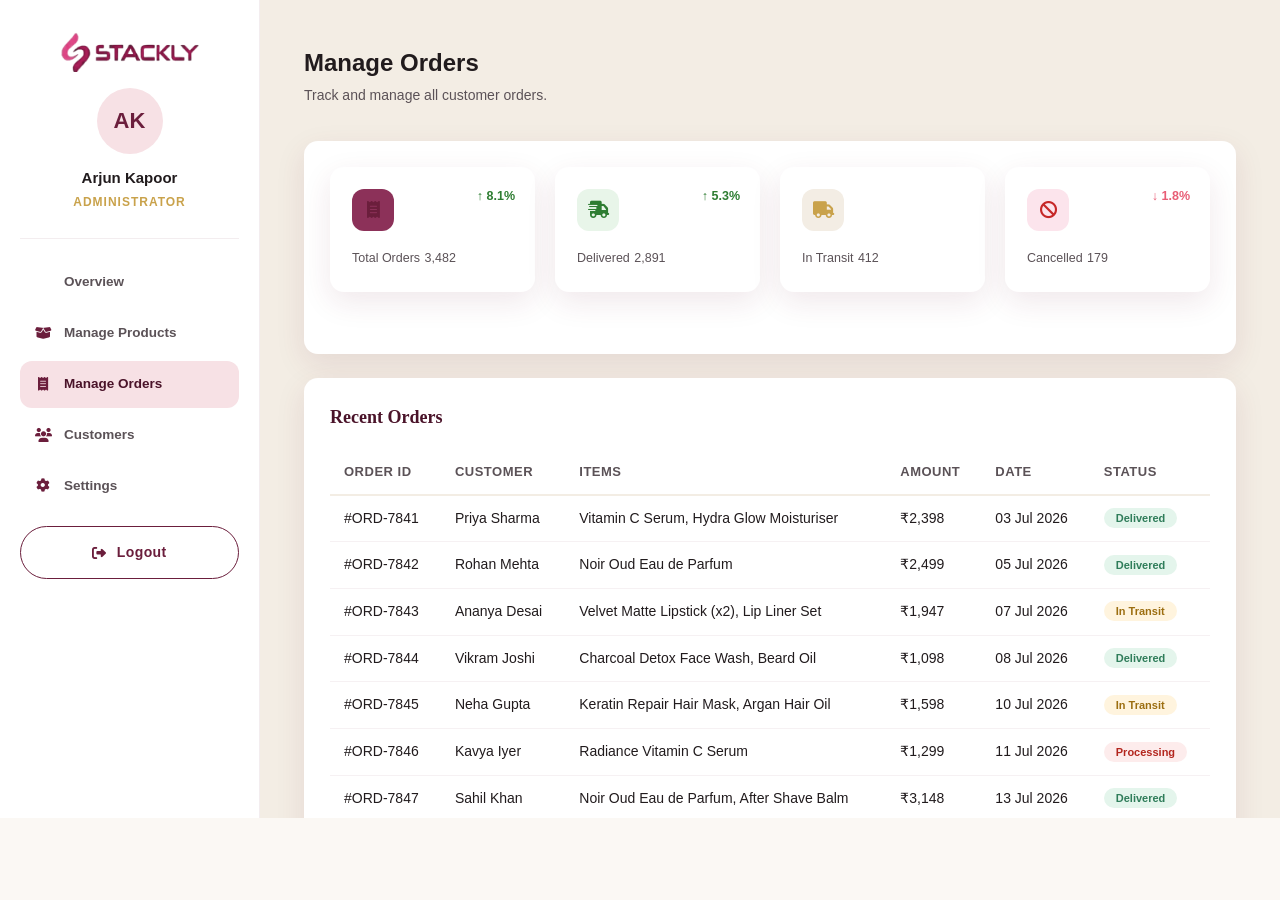
<file: admin-orders.html>
<!DOCTYPE html>
<html lang="en">
<head>
  <meta charset="UTF-8">
  <meta name="viewport" content="width=device-width, initial-scale=1.0">
  <title>Manage Orders — Stackly Beauty</title>
  <link rel="stylesheet" href="https://cdnjs.cloudflare.com/ajax/libs/font-awesome/6.5.1/css/all.min.css">
  <link rel="stylesheet" href="css/style.css">
</head>
<body>

<header class="site-header" id="siteHeader" style="display:none;">
  <div class="header-container">
    <button class="hamburger" id="hamburgerBtn" aria-label="Open menu"><span></span><span></span><span></span></button>
    <a href="index.html" class="logo">
      <img src="Assets/stackly-logo-wine (1).webp" alt="Stackly Beauty" class="logo-img">
    </a>
  </div>
</header>

<div class="nav-overlay" id="navOverlay"></div>

<main>
  <div class="dash-shell">
    <aside class="dash-sidebar" id="dashSidebar">
      <a href="index.html" class="logo" style="display:block; text-align:center; margin-bottom:16px;">
        <img src="Assets/stackly-logo-wine (1).webp" alt="Stackly Beauty" class="logo-img" style="max-width:140px; margin:0 auto;">
      </a>
      <button id="dashSidebarClose" class="dash-sidebar-close" aria-label="Close sidebar"><i class="fa-solid fa-xmark"></i></button>
      <div class="dash-profile">
        <div class="dash-avatar">AK</div>
        <h4>Arjun Kapoor</h4>
        <span>Administrator</span>
      </div>
      <nav class="dash-nav">
        <a href="dashboard-admin.html"><i class="fa-solid fa-grid-2"></i> Overview</a>
        <a href="admin-products.html"><i class="fa-solid fa-box-open"></i> Manage Products</a>
        <a href="admin-orders.html" class="active"><i class="fa-solid fa-receipt"></i> Manage Orders</a>
        <a href="admin-customers.html"><i class="fa-solid fa-users"></i> Customers</a>
        <a href="admin-settings.html"><i class="fa-solid fa-gear"></i> Settings</a>
      </nav>
      <div class="dash-logout">
        <a href="index.html" class="btn btn-outline btn-block" onclick="localStorage.removeItem('stackly_role')"><i class="fa-solid fa-right-from-bracket"></i> Logout</a>
      </div>
    </aside>

    <section class="dash-main">
      <div class="dash-header-row reveal in-view">
        <div>
          <h2>Manage Orders</h2>
          <p style="color:var(--ink-soft); margin-top:4px;">Track and manage all customer orders.</p>
        </div>
      </div>

      <section class="dash-panel reveal in-view">
        <div class="stat-grid">
          <div class="stat-card">
            <div class="stat-icon" style="background:var(--wine-light); color:var(--wine);"><i class="fa-solid fa-receipt"></i></div>
            <div class="stat-info">
              <span class="stat-label">Total Orders</span>
              <span class="stat-value">3,482</span>
              <span class="stat-trend" style="color:#2e7d32;">&#8593; 8.1%</span>
            </div>
          </div>
          <div class="stat-card">
            <div class="stat-icon" style="background:#e8f5e9; color:#2e7d32;"><i class="fa-solid fa-truck-fast"></i></div>
            <div class="stat-info">
              <span class="stat-label">Delivered</span>
              <span class="stat-value">2,891</span>
              <span class="stat-trend" style="color:#2e7d32;">&#8593; 5.3%</span>
            </div>
          </div>
          <div class="stat-card">
            <div class="stat-icon" style="background:var(--ivory-2); color:var(--gold);"><i class="fa-solid fa-truck"></i></div>
            <div class="stat-info">
              <span class="stat-label">In Transit</span>
              <span class="stat-value">412</span>
            </div>
          </div>
          <div class="stat-card">
            <div class="stat-icon" style="background:#fce4ec; color:#c62828;"><i class="fa-solid fa-ban"></i></div>
            <div class="stat-info">
              <span class="stat-label">Cancelled</span>
              <span class="stat-value">179</span>
              <span class="stat-trend" style="color:var(--rose);">&#8595; 1.8%</span>
            </div>
          </div>
        </div>
      </section>

      <section class="dash-panel reveal in-view">
        <h3>Recent Orders</h3>
        <div class="dash-table">
          <table style="width:100%; border-collapse:collapse;">
            <thead>
              <tr style="border-bottom:2px solid var(--ivory-2);">
                <th style="padding:12px 14px; text-align:left; font-size:13px; color:var(--ink-soft); font-weight:600;">Order ID</th>
                <th style="padding:12px 14px; text-align:left; font-size:13px; color:var(--ink-soft); font-weight:600;">Customer</th>
                <th style="padding:12px 14px; text-align:left; font-size:13px; color:var(--ink-soft); font-weight:600;">Items</th>
                <th style="padding:12px 14px; text-align:left; font-size:13px; color:var(--ink-soft); font-weight:600;">Amount</th>
                <th style="padding:12px 14px; text-align:left; font-size:13px; color:var(--ink-soft); font-weight:600;">Date</th>
                <th style="padding:12px 14px; text-align:left; font-size:13px; color:var(--ink-soft); font-weight:600;">Status</th>
              </tr>
            </thead>
            <tbody>
              <tr style="border-bottom:1px solid var(--ivory-2);">
                <td style="padding:12px 14px; font-size:14px;">#ORD-7841</td>
                <td style="padding:12px 14px; font-size:14px;">Priya Sharma</td>
                <td style="padding:12px 14px; font-size:14px;">Vitamin C Serum, Hydra Glow Moisturiser</td>
                <td style="padding:12px 14px; font-size:14px;">₹2,398</td>
                <td style="padding:12px 14px; font-size:14px;">03 Jul 2026</td>
                <td style="padding:12px 14px;"><span class="status-pill status-delivered">Delivered</span></td>
              </tr>
              <tr style="border-bottom:1px solid var(--ivory-2);">
                <td style="padding:12px 14px; font-size:14px;">#ORD-7842</td>
                <td style="padding:12px 14px; font-size:14px;">Rohan Mehta</td>
                <td style="padding:12px 14px; font-size:14px;">Noir Oud Eau de Parfum</td>
                <td style="padding:12px 14px; font-size:14px;">₹2,499</td>
                <td style="padding:12px 14px; font-size:14px;">05 Jul 2026</td>
                <td style="padding:12px 14px;"><span class="status-pill status-delivered">Delivered</span></td>
              </tr>
              <tr style="border-bottom:1px solid var(--ivory-2);">
                <td style="padding:12px 14px; font-size:14px;">#ORD-7843</td>
                <td style="padding:12px 14px; font-size:14px;">Ananya Desai</td>
                <td style="padding:12px 14px; font-size:14px;">Velvet Matte Lipstick (x2), Lip Liner Set</td>
                <td style="padding:12px 14px; font-size:14px;">₹1,947</td>
                <td style="padding:12px 14px; font-size:14px;">07 Jul 2026</td>
                <td style="padding:12px 14px;"><span class="status-pill status-transit">In Transit</span></td>
              </tr>
              <tr style="border-bottom:1px solid var(--ivory-2);">
                <td style="padding:12px 14px; font-size:14px;">#ORD-7844</td>
                <td style="padding:12px 14px; font-size:14px;">Vikram Joshi</td>
                <td style="padding:12px 14px; font-size:14px;">Charcoal Detox Face Wash, Beard Oil</td>
                <td style="padding:12px 14px; font-size:14px;">₹1,098</td>
                <td style="padding:12px 14px; font-size:14px;">08 Jul 2026</td>
                <td style="padding:12px 14px;"><span class="status-pill status-delivered">Delivered</span></td>
              </tr>
              <tr style="border-bottom:1px solid var(--ivory-2);">
                <td style="padding:12px 14px; font-size:14px;">#ORD-7845</td>
                <td style="padding:12px 14px; font-size:14px;">Neha Gupta</td>
                <td style="padding:12px 14px; font-size:14px;">Keratin Repair Hair Mask, Argan Hair Oil</td>
                <td style="padding:12px 14px; font-size:14px;">₹1,598</td>
                <td style="padding:12px 14px; font-size:14px;">10 Jul 2026</td>
                <td style="padding:12px 14px;"><span class="status-pill status-transit">In Transit</span></td>
              </tr>
              <tr style="border-bottom:1px solid var(--ivory-2);">
                <td style="padding:12px 14px; font-size:14px;">#ORD-7846</td>
                <td style="padding:12px 14px; font-size:14px;">Kavya Iyer</td>
                <td style="padding:12px 14px; font-size:14px;">Radiance Vitamin C Serum</td>
                <td style="padding:12px 14px; font-size:14px;">₹1,299</td>
                <td style="padding:12px 14px; font-size:14px;">11 Jul 2026</td>
                <td style="padding:12px 14px;"><span class="status-pill status-pending">Processing</span></td>
              </tr>
              <tr style="border-bottom:1px solid var(--ivory-2);">
                <td style="padding:12px 14px; font-size:14px;">#ORD-7847</td>
                <td style="padding:12px 14px; font-size:14px;">Sahil Khan</td>
                <td style="padding:12px 14px; font-size:14px;">Noir Oud Eau de Parfum, After Shave Balm</td>
                <td style="padding:12px 14px; font-size:14px;">₹3,148</td>
                <td style="padding:12px 14px; font-size:14px;">13 Jul 2026</td>
                <td style="padding:12px 14px;"><span class="status-pill status-delivered">Delivered</span></td>
              </tr>
              <tr style="border-bottom:1px solid var(--ivory-2);">
                <td style="padding:12px 14px; font-size:14px;">#ORD-7848</td>
                <td style="padding:12px 14px; font-size:14px;">Meera Nair</td>
                <td style="padding:12px 14px; font-size:14px;">Hydra Glow Moisturiser, Rose Face Mist</td>
                <td style="padding:12px 14px; font-size:14px;">₹1,748</td>
                <td style="padding:12px 14px; font-size:14px;">15 Jul 2026</td>
                <td style="padding:12px 14px;"><span class="status-pill status-transit">In Transit</span></td>
              </tr>
            </tbody>
          </table>
        </div>
      </section>

      <section class="dash-panel reveal in-view">
        <h3>Order Status Breakdown</h3>
        <div style="margin-top:16px;">
          <div style="height:24px; border-radius:12px; overflow:hidden; display:flex;">
            <div style="width:83%; background:var(--success); height:100%;"></div>
            <div style="width:12%; background:var(--gold); height:100%;"></div>
            <div style="width:3%; background:var(--wine); height:100%;"></div>
            <div style="width:2%; background:var(--rose); height:100%;"></div>
          </div>
          <div style="margin-top:16px; display:flex; flex-wrap:wrap; gap:6px 0;">
            <div style="display:inline-flex; align-items:center; gap:6px; margin-right:18px; font-size:13px; color:var(--ink-soft);">
              <span style="width:10px; height:10px; border-radius:50%; display:inline-block; background:var(--success);"></span>
              Delivered — 83%
            </div>
            <div style="display:inline-flex; align-items:center; gap:6px; margin-right:18px; font-size:13px; color:var(--ink-soft);">
              <span style="width:10px; height:10px; border-radius:50%; display:inline-block; background:var(--gold);"></span>
              In Transit — 12%
            </div>
            <div style="display:inline-flex; align-items:center; gap:6px; margin-right:18px; font-size:13px; color:var(--ink-soft);">
              <span style="width:10px; height:10px; border-radius:50%; display:inline-block; background:var(--wine);"></span>
              Processing — 3%
            </div>
            <div style="display:inline-flex; align-items:center; gap:6px; margin-right:18px; font-size:13px; color:var(--ink-soft);">
              <span style="width:10px; height:10px; border-radius:50%; display:inline-block; background:var(--rose);"></span>
              Cancelled — 2%
            </div>
          </div>
        </div>
      </section>

      <section class="dash-panel reveal in-view">
        <h3>Orders by Region</h3>
        <div style="margin-top:16px;">
          <div style="display:flex; align-items:center; gap:12px; margin-bottom:14px;">
            <span style="min-width:140px; font-size:13px; color:var(--ink-soft);">Maharashtra</span>
            <div style="flex:1; height:10px; background:var(--ivory-2); border-radius:5px; overflow:hidden;">
              <div style="width:24%; height:100%; background:var(--wine); border-radius:5px; transition:width 0.6s;"></div>
            </div>
            <span style="font-size:13px; font-weight:600; min-width:40px; text-align:right;">24%</span>
          </div>
          <div style="display:flex; align-items:center; gap:12px; margin-bottom:14px;">
            <span style="min-width:140px; font-size:13px; color:var(--ink-soft);">Karnataka</span>
            <div style="flex:1; height:10px; background:var(--ivory-2); border-radius:5px; overflow:hidden;">
              <div style="width:18%; height:100%; background:var(--gold); border-radius:5px; transition:width 0.6s;"></div>
            </div>
            <span style="font-size:13px; font-weight:600; min-width:40px; text-align:right;">18%</span>
          </div>
          <div style="display:flex; align-items:center; gap:12px; margin-bottom:14px;">
            <span style="min-width:140px; font-size:13px; color:var(--ink-soft);">Delhi NCR</span>
            <div style="flex:1; height:10px; background:var(--ivory-2); border-radius:5px; overflow:hidden;">
              <div style="width:16%; height:100%; background:var(--wine-light); border-radius:5px; transition:width 0.6s;"></div>
            </div>
            <span style="font-size:13px; font-weight:600; min-width:40px; text-align:right;">16%</span>
          </div>
          <div style="display:flex; align-items:center; gap:12px; margin-bottom:14px;">
            <span style="min-width:140px; font-size:13px; color:var(--ink-soft);">Tamil Nadu</span>
            <div style="flex:1; height:10px; background:var(--ivory-2); border-radius:5px; overflow:hidden;">
              <div style="width:14%; height:100%; background:var(--rose); border-radius:5px; transition:width 0.6s;"></div>
            </div>
            <span style="font-size:13px; font-weight:600; min-width:40px; text-align:right;">14%</span>
          </div>
          <div style="display:flex; align-items:center; gap:12px; margin-bottom:14px;">
            <span style="min-width:140px; font-size:13px; color:var(--ink-soft);">Gujarat</span>
            <div style="flex:1; height:10px; background:var(--ivory-2); border-radius:5px; overflow:hidden;">
              <div style="width:12%; height:100%; background:var(--success); border-radius:5px; transition:width 0.6s;"></div>
            </div>
            <span style="font-size:13px; font-weight:600; min-width:40px; text-align:right;">12%</span>
          </div>
          <div style="display:flex; align-items:center; gap:12px; margin-bottom:14px;">
            <span style="min-width:140px; font-size:13px; color:var(--ink-soft);">Others</span>
            <div style="flex:1; height:10px; background:var(--ivory-2); border-radius:5px; overflow:hidden;">
              <div style="width:16%; height:100%; background:var(--ink-soft); border-radius:5px; transition:width 0.6s;"></div>
            </div>
            <span style="font-size:13px; font-weight:600; min-width:40px; text-align:right;">16%</span>
          </div>
        </div>
      </section>
    </section>
  </div>
</main>
<script src="js/script.js"></script>

</body>
</html>
</file>
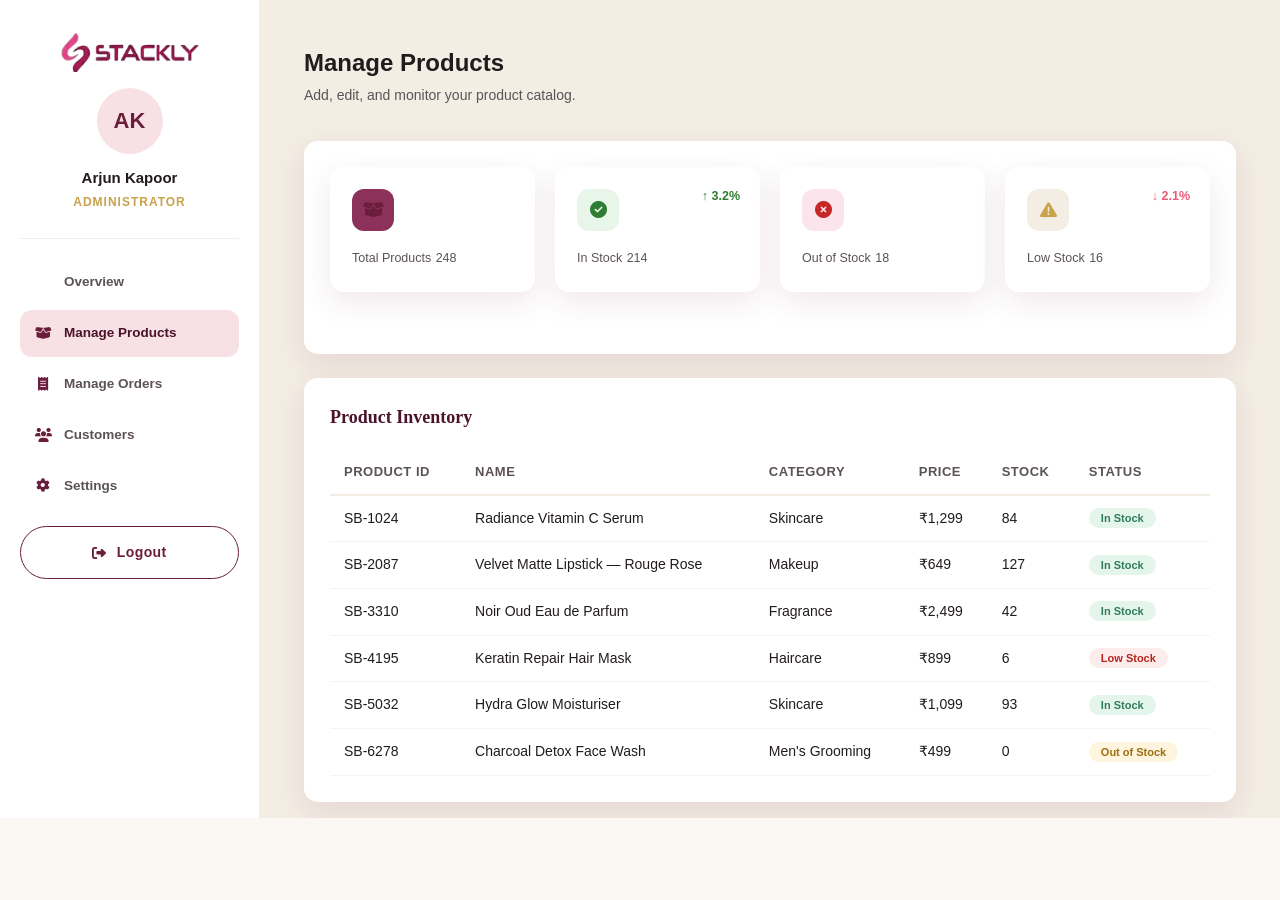
<file: admin-products.html>
<!DOCTYPE html>
<html lang="en">
<head>
  <meta charset="UTF-8">
  <meta name="viewport" content="width=device-width, initial-scale=1.0">
  <title>Manage Products — Stackly Beauty</title>
  <link rel="stylesheet" href="https://cdnjs.cloudflare.com/ajax/libs/font-awesome/6.5.1/css/all.min.css">
  <link rel="stylesheet" href="css/style.css">
</head>
<body>

<header class="site-header" id="siteHeader" style="display:none;">
  <div class="header-container">
    <button class="hamburger" id="hamburgerBtn" aria-label="Open menu"><span></span><span></span><span></span></button>
    <a href="index.html" class="logo">
      <img src="Assets/stackly-logo-wine (1).webp" alt="Stackly Beauty" class="logo-img">
    </a>
  </div>
</header>

<div class="nav-overlay" id="navOverlay"></div>

<main>
  <div class="dash-shell">
    <aside class="dash-sidebar" id="dashSidebar">
      <a href="index.html" class="logo" style="display:block; text-align:center; margin-bottom:16px;">
        <img src="Assets/stackly-logo-wine (1).webp" alt="Stackly Beauty" class="logo-img" style="max-width:140px; margin:0 auto;">
      </a>
      <button id="dashSidebarClose" class="dash-sidebar-close" aria-label="Close sidebar"><i class="fa-solid fa-xmark"></i></button>
      <div class="dash-profile">
        <div class="dash-avatar">AK</div>
        <h4>Arjun Kapoor</h4>
        <span>Administrator</span>
      </div>
      <nav class="dash-nav">
        <a href="dashboard-admin.html"><i class="fa-solid fa-grid-2"></i> Overview</a>
        <a href="admin-products.html" class="active"><i class="fa-solid fa-box-open"></i> Manage Products</a>
        <a href="admin-orders.html"><i class="fa-solid fa-receipt"></i> Manage Orders</a>
        <a href="admin-customers.html"><i class="fa-solid fa-users"></i> Customers</a>
        <a href="admin-settings.html"><i class="fa-solid fa-gear"></i> Settings</a>
      </nav>
      <div class="dash-logout">
        <a href="index.html" class="btn btn-outline btn-block" onclick="localStorage.removeItem('stackly_role')"><i class="fa-solid fa-right-from-bracket"></i> Logout</a>
      </div>
    </aside>

    <section class="dash-main">
      <div class="dash-header-row reveal in-view">
        <div>
          <h2>Manage Products</h2>
          <p style="color:var(--ink-soft); margin-top:4px;">Add, edit, and monitor your product catalog.</p>
        </div>
      </div>

      <section class="dash-panel reveal in-view">
        <div class="stat-grid">
          <div class="stat-card">
            <div class="stat-icon" style="background:var(--wine-light); color:var(--wine);"><i class="fa-solid fa-box-open"></i></div>
            <div class="stat-info">
              <span class="stat-label">Total Products</span>
              <span class="stat-value">248</span>
            </div>
          </div>
          <div class="stat-card">
            <div class="stat-icon" style="background:#e8f5e9; color:#2e7d32;"><i class="fa-solid fa-check-circle"></i></div>
            <div class="stat-info">
              <span class="stat-label">In Stock</span>
              <span class="stat-value">214</span>
              <span class="stat-trend" style="color:#2e7d32;">&#8593; 3.2%</span>
            </div>
          </div>
          <div class="stat-card">
            <div class="stat-icon" style="background:#fce4ec; color:#c62828;"><i class="fa-solid fa-xmark-circle"></i></div>
            <div class="stat-info">
              <span class="stat-label">Out of Stock</span>
              <span class="stat-value">18</span>
            </div>
          </div>
          <div class="stat-card">
            <div class="stat-icon" style="background:var(--ivory-2); color:var(--gold);"><i class="fa-solid fa-triangle-exclamation"></i></div>
            <div class="stat-info">
              <span class="stat-label">Low Stock</span>
              <span class="stat-value">16</span>
              <span class="stat-trend" style="color:var(--rose);">&#8595; 2.1%</span>
            </div>
          </div>
        </div>
      </section>

      <section class="dash-panel reveal in-view">
        <h3>Product Inventory</h3>
        <div class="dash-table">
          <table style="width:100%; border-collapse:collapse;">
            <thead>
              <tr style="border-bottom:2px solid var(--ivory-2);">
                <th style="padding:12px 14px; text-align:left; font-size:13px; color:var(--ink-soft); font-weight:600;">Product ID</th>
                <th style="padding:12px 14px; text-align:left; font-size:13px; color:var(--ink-soft); font-weight:600;">Name</th>
                <th style="padding:12px 14px; text-align:left; font-size:13px; color:var(--ink-soft); font-weight:600;">Category</th>
                <th style="padding:12px 14px; text-align:left; font-size:13px; color:var(--ink-soft); font-weight:600;">Price</th>
                <th style="padding:12px 14px; text-align:left; font-size:13px; color:var(--ink-soft); font-weight:600;">Stock</th>
                <th style="padding:12px 14px; text-align:left; font-size:13px; color:var(--ink-soft); font-weight:600;">Status</th>
              </tr>
            </thead>
            <tbody>
              <tr style="border-bottom:1px solid var(--ivory-2);">
                <td style="padding:12px 14px; font-size:14px;">SB-1024</td>
                <td style="padding:12px 14px; font-size:14px;">Radiance Vitamin C Serum</td>
                <td style="padding:12px 14px; font-size:14px;">Skincare</td>
                <td style="padding:12px 14px; font-size:14px;">₹1,299</td>
                <td style="padding:12px 14px; font-size:14px;">84</td>
                <td style="padding:12px 14px;"><span class="status-pill status-delivered">In Stock</span></td>
              </tr>
              <tr style="border-bottom:1px solid var(--ivory-2);">
                <td style="padding:12px 14px; font-size:14px;">SB-2087</td>
                <td style="padding:12px 14px; font-size:14px;">Velvet Matte Lipstick — Rouge Rose</td>
                <td style="padding:12px 14px; font-size:14px;">Makeup</td>
                <td style="padding:12px 14px; font-size:14px;">₹649</td>
                <td style="padding:12px 14px; font-size:14px;">127</td>
                <td style="padding:12px 14px;"><span class="status-pill status-delivered">In Stock</span></td>
              </tr>
              <tr style="border-bottom:1px solid var(--ivory-2);">
                <td style="padding:12px 14px; font-size:14px;">SB-3310</td>
                <td style="padding:12px 14px; font-size:14px;">Noir Oud Eau de Parfum</td>
                <td style="padding:12px 14px; font-size:14px;">Fragrance</td>
                <td style="padding:12px 14px; font-size:14px;">₹2,499</td>
                <td style="padding:12px 14px; font-size:14px;">42</td>
                <td style="padding:12px 14px;"><span class="status-pill status-delivered">In Stock</span></td>
              </tr>
              <tr style="border-bottom:1px solid var(--ivory-2);">
                <td style="padding:12px 14px; font-size:14px;">SB-4195</td>
                <td style="padding:12px 14px; font-size:14px;">Keratin Repair Hair Mask</td>
                <td style="padding:12px 14px; font-size:14px;">Haircare</td>
                <td style="padding:12px 14px; font-size:14px;">₹899</td>
                <td style="padding:12px 14px; font-size:14px;">6</td>
                <td style="padding:12px 14px;"><span class="status-pill status-pending">Low Stock</span></td>
              </tr>
              <tr style="border-bottom:1px solid var(--ivory-2);">
                <td style="padding:12px 14px; font-size:14px;">SB-5032</td>
                <td style="padding:12px 14px; font-size:14px;">Hydra Glow Moisturiser</td>
                <td style="padding:12px 14px; font-size:14px;">Skincare</td>
                <td style="padding:12px 14px; font-size:14px;">₹1,099</td>
                <td style="padding:12px 14px; font-size:14px;">93</td>
                <td style="padding:12px 14px;"><span class="status-pill status-delivered">In Stock</span></td>
              </tr>
              <tr style="border-bottom:1px solid var(--ivory-2);">
                <td style="padding:12px 14px; font-size:14px;">SB-6278</td>
                <td style="padding:12px 14px; font-size:14px;">Charcoal Detox Face Wash</td>
                <td style="padding:12px 14px; font-size:14px;">Men's Grooming</td>
                <td style="padding:12px 14px; font-size:14px;">₹499</td>
                <td style="padding:12px 14px; font-size:14px;">0</td>
                <td style="padding:12px 14px;"><span class="status-pill status-transit">Out of Stock</span></td>
              </tr>
            </tbody>
          </table>
        </div>
      </section>

      <section class="dash-panel reveal in-view">
        <h3>Category Sales Distribution</h3>
        <div style="margin-top:16px;">
          <div style="display:flex; align-items:center; gap:12px; margin-bottom:14px;">
            <span style="min-width:140px; font-size:13px; color:var(--ink-soft);">Skincare</span>
            <div style="flex:1; height:10px; background:var(--ivory-2); border-radius:5px; overflow:hidden;">
              <div style="width:41%; height:100%; background:var(--wine); border-radius:5px; transition:width 0.6s;"></div>
            </div>
            <span style="font-size:13px; font-weight:600; min-width:40px; text-align:right;">41%</span>
          </div>
          <div style="display:flex; align-items:center; gap:12px; margin-bottom:14px;">
            <span style="min-width:140px; font-size:13px; color:var(--ink-soft);">Makeup</span>
            <div style="flex:1; height:10px; background:var(--ivory-2); border-radius:5px; overflow:hidden;">
              <div style="width:29%; height:100%; background:var(--gold); border-radius:5px; transition:width 0.6s;"></div>
            </div>
            <span style="font-size:13px; font-weight:600; min-width:40px; text-align:right;">29%</span>
          </div>
          <div style="display:flex; align-items:center; gap:12px; margin-bottom:14px;">
            <span style="min-width:140px; font-size:13px; color:var(--ink-soft);">Haircare</span>
            <div style="flex:1; height:10px; background:var(--ivory-2); border-radius:5px; overflow:hidden;">
              <div style="width:15%; height:100%; background:var(--rose); border-radius:5px; transition:width 0.6s;"></div>
            </div>
            <span style="font-size:13px; font-weight:600; min-width:40px; text-align:right;">15%</span>
          </div>
          <div style="display:flex; align-items:center; gap:12px; margin-bottom:14px;">
            <span style="min-width:140px; font-size:13px; color:var(--ink-soft);">Fragrance</span>
            <div style="flex:1; height:10px; background:var(--ivory-2); border-radius:5px; overflow:hidden;">
              <div style="width:10%; height:100%; background:var(--wine-light); border-radius:5px; transition:width 0.6s;"></div>
            </div>
            <span style="font-size:13px; font-weight:600; min-width:40px; text-align:right;">10%</span>
          </div>
          <div style="display:flex; align-items:center; gap:12px; margin-bottom:14px;">
            <span style="min-width:140px; font-size:13px; color:var(--ink-soft);">Men's Grooming</span>
            <div style="flex:1; height:10px; background:var(--ivory-2); border-radius:5px; overflow:hidden;">
              <div style="width:5%; height:100%; background:var(--ink-soft); border-radius:5px; transition:width 0.6s;"></div>
            </div>
            <span style="font-size:13px; font-weight:600; min-width:40px; text-align:right;">5%</span>
          </div>
        </div>
      </section>

      <section class="dash-panel reveal in-view">
        <h3>Monthly Revenue Trend</h3>
        <div style="display:flex; align-items:flex-end; gap:8px; height:160px; padding:0 10px; margin-top:16px;">
          <div style="display:flex; flex-direction:column; align-items:center;">
            <div style="width:36px; height:66px; border-radius:4px 4px 0 0; background:var(--wine); transition:height 0.6s;"></div>
            <span style="font-size:12px; color:var(--ink-soft); margin-top:6px;">Jan</span>
          </div>
          <div style="display:flex; flex-direction:column; align-items:center;">
            <div style="width:36px; height:80px; border-radius:4px 4px 0 0; background:var(--wine); transition:height 0.6s;"></div>
            <span style="font-size:12px; color:var(--ink-soft); margin-top:6px;">Feb</span>
          </div>
          <div style="display:flex; flex-direction:column; align-items:center;">
            <div style="width:36px; height:73px; border-radius:4px 4px 0 0; background:var(--wine); transition:height 0.6s;"></div>
            <span style="font-size:12px; color:var(--ink-soft); margin-top:6px;">Mar</span>
          </div>
          <div style="display:flex; flex-direction:column; align-items:center;">
            <div style="width:36px; height:87px; border-radius:4px 4px 0 0; background:var(--wine); transition:height 0.6s;"></div>
            <span style="font-size:12px; color:var(--ink-soft); margin-top:6px;">Apr</span>
          </div>
          <div style="display:flex; flex-direction:column; align-items:center;">
            <div style="width:36px; height:94px; border-radius:4px 4px 0 0; background:var(--wine); transition:height 0.6s;"></div>
            <span style="font-size:12px; color:var(--ink-soft); margin-top:6px;">May</span>
          </div>
          <div style="display:flex; flex-direction:column; align-items:center;">
            <div style="width:36px; height:100px; border-radius:4px 4px 0 0; background:var(--wine); transition:height 0.6s;"></div>
            <span style="font-size:12px; color:var(--ink-soft); margin-top:6px;">Jun</span>
          </div>
        </div>
        <p style="font-size:12px; color:var(--ink-soft); text-align:center; margin-top:8px;">Revenue in Lakhs (₹)</p>
      </section>
    </section>
  </div>
</main>
<script src="js/script.js"></script>

</body>
</html>
</file>
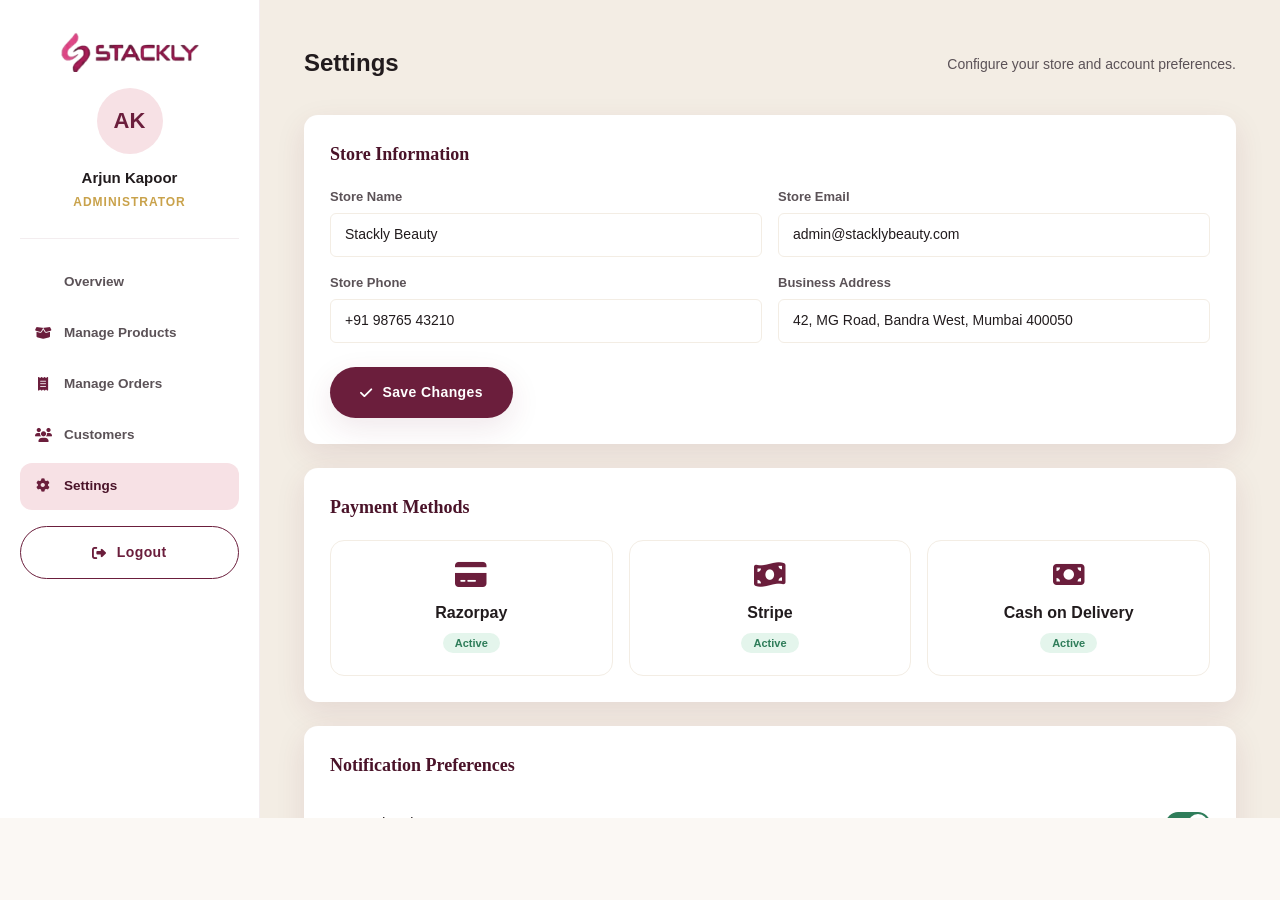
<file: admin-settings.html>
<!DOCTYPE html>
<html lang="en">
<head>
  <meta charset="UTF-8">
  <meta name="viewport" content="width=device-width, initial-scale=1.0">
  <title>Settings — Stackly Beauty</title>
  <link rel="stylesheet" href="https://cdnjs.cloudflare.com/ajax/libs/font-awesome/6.5.1/css/all.min.css">
  <link rel="stylesheet" href="css/style.css">
</head>
<body>

<header class="site-header" id="siteHeader" style="display:none;">
  <div class="header-container">
    <button class="hamburger" id="hamburgerBtn" aria-label="Open menu"><span></span><span></span><span></span></button>
    <a href="index.html" class="logo">
      <img src="Assets/stackly-logo-wine (1).webp" alt="Stackly Beauty" class="logo-img">
    </a>
  </div>
</header>

<div class="nav-overlay" id="navOverlay"></div>

  <main>
    <div class="dash-shell">
      <aside class="dash-sidebar" id="dashSidebar">
        <a href="index.html" class="logo" style="display:block; text-align:center; margin-bottom:16px;">
          <img src="Assets/stackly-logo-wine (1).webp" alt="Stackly Beauty" class="logo-img" style="max-width:140px; margin:0 auto;">
        </a>
        <button id="dashSidebarClose" class="dash-sidebar-close" aria-label="Close sidebar"><i class="fa-solid fa-xmark"></i></button>
        <div class="dash-profile">
          <div class="dash-avatar">AK</div>
          <h4>Arjun Kapoor</h4>
          <span>Administrator</span>
        </div>
        <nav class="dash-nav">
          <a href="dashboard-admin.html"><i class="fa-solid fa-grid-2"></i> Overview</a>
          <a href="admin-products.html"><i class="fa-solid fa-box-open"></i> Manage Products</a>
          <a href="admin-orders.html"><i class="fa-solid fa-receipt"></i> Manage Orders</a>
          <a href="admin-customers.html"><i class="fa-solid fa-users"></i> Customers</a>
          <a href="admin-settings.html" class="active"><i class="fa-solid fa-gear"></i> Settings</a>
        </nav>
        <div class="dash-logout">
          <a href="index.html" class="btn btn-outline btn-block" onclick="localStorage.removeItem('stackly_role')"><i class="fa-solid fa-right-from-bracket"></i> Logout</a>
        </div>
      </aside>

      <section class="dash-main">
        <div class="dash-header-row reveal in-view">
          <h2>Settings</h2>
          <p>Configure your store and account preferences.</p>
        </div>

        <div class="dash-panel reveal in-view">
          <h3>Store Information</h3>
          <div style="display:flex; gap:16px; margin-bottom:16px; flex-wrap:wrap;">
            <div style="flex:1; min-width:200px;">
              <label style="display:block; font-size:13px; font-weight:600; margin-bottom:6px; color:var(--ink-soft);">Store Name</label>
              <div style="padding:10px 14px; border:1px solid var(--ivory-2); border-radius:var(--radius-sm); background:var(--white); font-size:14px; flex:1; min-width:200px;">Stackly Beauty</div>
            </div>
            <div style="flex:1; min-width:200px;">
              <label style="display:block; font-size:13px; font-weight:600; margin-bottom:6px; color:var(--ink-soft);">Store Email</label>
              <div style="padding:10px 14px; border:1px solid var(--ivory-2); border-radius:var(--radius-sm); background:var(--white); font-size:14px; flex:1; min-width:200px;">admin@stacklybeauty.com</div>
            </div>
          </div>
          <div style="display:flex; gap:16px; margin-bottom:16px; flex-wrap:wrap;">
            <div style="flex:1; min-width:200px;">
              <label style="display:block; font-size:13px; font-weight:600; margin-bottom:6px; color:var(--ink-soft);">Store Phone</label>
              <div style="padding:10px 14px; border:1px solid var(--ivory-2); border-radius:var(--radius-sm); background:var(--white); font-size:14px; flex:1; min-width:200px;">+91 98765 43210</div>
            </div>
            <div style="flex:1; min-width:200px;">
              <label style="display:block; font-size:13px; font-weight:600; margin-bottom:6px; color:var(--ink-soft);">Business Address</label>
              <div style="padding:10px 14px; border:1px solid var(--ivory-2); border-radius:var(--radius-sm); background:var(--white); font-size:14px; flex:1; min-width:200px;">42, MG Road, Bandra West, Mumbai 400050</div>
            </div>
          </div>
          <a href="404.html" class="btn btn-primary" style="margin-top:8px; text-decoration:none;"><i class="fa-solid fa-check"></i> Save Changes</a>
        </div>

        <div class="dash-panel reveal in-view">
          <h3>Payment Methods</h3>
          <div style="display:flex; gap:16px; flex-wrap:wrap;">
            <div style="border:1px solid var(--ivory-2); border-radius:var(--radius-md); padding:20px; flex:1; min-width:200px; text-align:center; background:var(--white);">
              <i class="fa-solid fa-credit-card" style="font-size:28px; color:var(--wine);"></i>
              <h4 style="margin:8px 0 4px;">Razorpay</h4>
              <span class="status-pill status-delivered" style="margin-top:8px;">Active</span>
            </div>
            <div style="border:1px solid var(--ivory-2); border-radius:var(--radius-md); padding:20px; flex:1; min-width:200px; text-align:center; background:var(--white);">
              <i class="fa-solid fa-money-bill-wave" style="font-size:28px; color:var(--wine);"></i>
              <h4 style="margin:8px 0 4px;">Stripe</h4>
              <span class="status-pill status-delivered" style="margin-top:8px;">Active</span>
            </div>
            <div style="border:1px solid var(--ivory-2); border-radius:var(--radius-md); padding:20px; flex:1; min-width:200px; text-align:center; background:var(--white);">
              <i class="fa-solid fa-money-bill" style="font-size:28px; color:var(--wine);"></i>
              <h4 style="margin:8px 0 4px;">Cash on Delivery</h4>
              <span class="status-pill status-delivered" style="margin-top:8px;">Active</span>
            </div>
          </div>
        </div>

        <div class="dash-panel reveal in-view">
          <h3>Notification Preferences</h3>
          <div>
            <div style="display:flex; justify-content:space-between; align-items:center; padding:14px 0; border-bottom:1px solid var(--ivory-2);">
              <span style="font-size:14px;">New Order Alerts</span>
              <span style="display:inline-block; width:44px; height:24px; border-radius:12px; background:var(--success); position:relative; cursor:pointer;" class="dash-toggle"><span style="position:absolute; top:2px; right:2px; width:20px; height:20px; border-radius:50%; background:white;"></span></span>
            </div>
            <div style="display:flex; justify-content:space-between; align-items:center; padding:14px 0; border-bottom:1px solid var(--ivory-2);">
              <span style="font-size:14px;">Low Stock Warnings</span>
              <span style="display:inline-block; width:44px; height:24px; border-radius:12px; background:var(--success); position:relative; cursor:pointer;" class="dash-toggle"><span style="position:absolute; top:2px; right:2px; width:20px; height:20px; border-radius:50%; background:white;"></span></span>
            </div>
            <div style="display:flex; justify-content:space-between; align-items:center; padding:14px 0; border-bottom:1px solid var(--ivory-2);">
              <span style="font-size:14px;">Customer Reviews</span>
              <span style="display:inline-block; width:44px; height:24px; border-radius:12px; background:var(--success); position:relative; cursor:pointer;" class="dash-toggle"><span style="position:absolute; top:2px; right:2px; width:20px; height:20px; border-radius:50%; background:white;"></span></span>
            </div>
            <div style="display:flex; justify-content:space-between; align-items:center; padding:14px 0; border-bottom:1px solid var(--ivory-2);">
              <span style="font-size:14px;">Marketing Emails</span>
              <span style="display:inline-block; width:44px; height:24px; border-radius:12px; background:var(--ivory-2); position:relative; cursor:pointer;" class="dash-toggle"><span style="position:absolute; top:2px; left:2px; width:20px; height:20px; border-radius:50%; background:white;"></span></span>
            </div>
            <div style="display:flex; justify-content:space-between; align-items:center; padding:14px 0;">
              <span style="font-size:14px;">Weekly Sales Report</span>
              <span style="display:inline-block; width:44px; height:24px; border-radius:12px; background:var(--success); position:relative; cursor:pointer;" class="dash-toggle"><span style="position:absolute; top:2px; right:2px; width:20px; height:20px; border-radius:50%; background:white;"></span></span>
            </div>
          </div>
        </div>

        <div class="dash-panel reveal in-view">
          <h3>Security</h3>
          <div>
            <div style="display:flex; justify-content:space-between; align-items:center; padding:14px 0; border-bottom:1px solid var(--ivory-2);">
              <span style="font-size:14px;"><i class="fa-solid fa-shield-halved" style="color:var(--wine); margin-right:8px;"></i> Two-Factor Authentication</span>
              <span class="status-pill status-delivered">Enabled</span>
            </div>
            <div style="display:flex; justify-content:space-between; align-items:center; padding:14px 0; border-bottom:1px solid var(--ivory-2);">
              <span style="font-size:14px;"><i class="fa-solid fa-key" style="color:var(--wine); margin-right:8px;"></i> Last Password Change</span>
              <span style="font-size:14px;">15 Jun 2026</span>
            </div>
            <div style="display:flex; justify-content:space-between; align-items:center; padding:14px 0; border-bottom:1px solid var(--ivory-2);">
              <span style="font-size:14px;"><i class="fa-solid fa-display" style="color:var(--wine); margin-right:8px;"></i> Active Sessions</span>
              <div style="display:flex; align-items:center; gap:12px;">
                <span style="font-size:14px;">2 devices</span>
                <a href="404.html" class="btn btn-outline" style="font-size:12px; padding:6px 12px; text-decoration:none;">Terminate All</a>
              </div>
            </div>
            <div style="display:flex; justify-content:space-between; align-items:center; padding:14px 0;">
              <span style="font-size:14px;"><i class="fa-solid fa-lock" style="color:var(--wine); margin-right:8px;"></i> API Key</span>
              <div style="display:flex; align-items:center; gap:12px;">
                <span style="font-size:14px; font-family:monospace;">sk_live_****...****8f2a</span>
                <a href="404.html" class="btn btn-outline" style="font-size:12px; padding:6px 12px; text-decoration:none;">Regenerate</a>
              </div>
            </div>
          </div>
        </div>
      </section>
    </div>
  </main>
  <script src="js/script.js"></script>
</body>
</html>
</file>
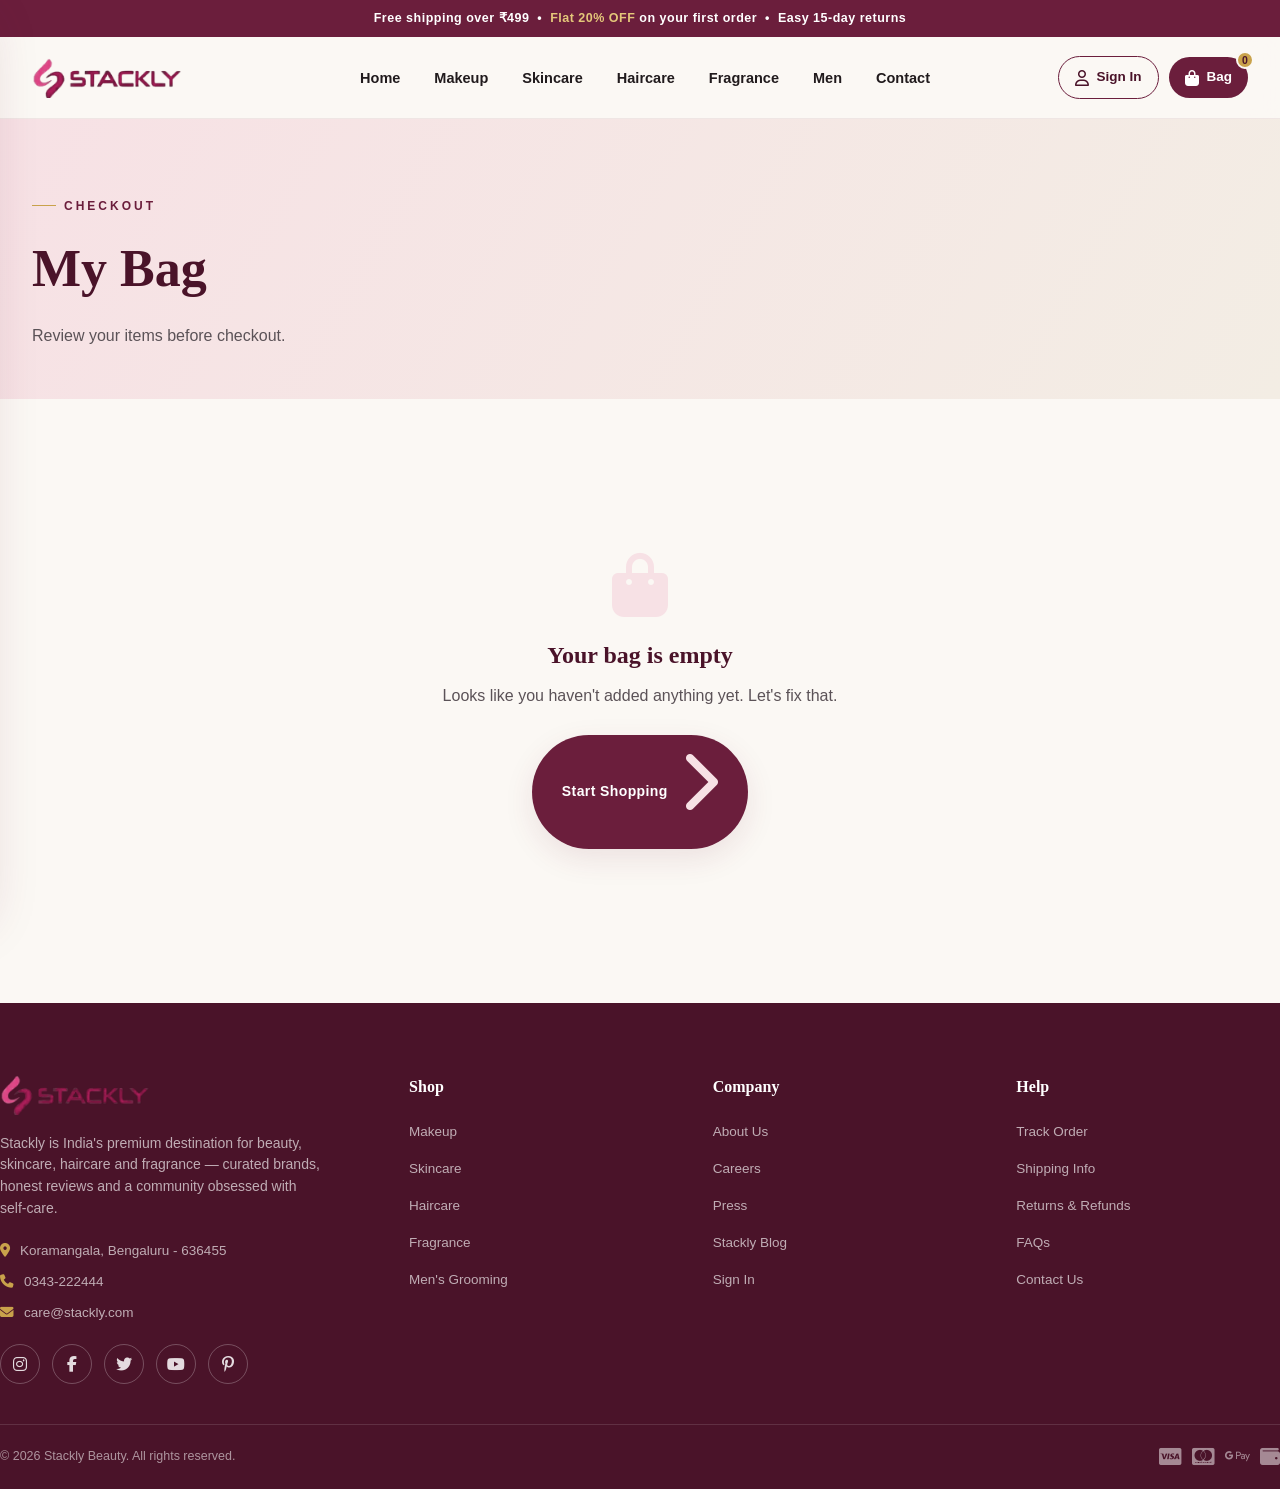
<file: bag.html>
<!DOCTYPE html>
<html lang="en">
<head>
<meta charset="UTF-8">
<meta name="viewport" content="width=device-width, initial-scale=1.0, viewport-fit=cover">
<title>My Bag — Stackly Beauty</title>
<link rel="stylesheet" href="https://cdnjs.cloudflare.com/ajax/libs/font-awesome/6.5.1/css/all.min.css">
<link rel="stylesheet" href="css/style.css">
</head>
<body>

<div class="announce-strip">Free shipping over &#8377;499 &nbsp;&bull;&nbsp; <strong>Flat 20% OFF</strong> on your first order &nbsp;&bull;&nbsp; Easy 15-day returns</div>

<header class="site-header" id="siteHeader">
  <div class="header-container">
    <button class="hamburger" id="hamburgerBtn" aria-label="Open menu"><span></span><span></span><span></span></button>
    <a href="index.html" class="logo">
      <img src="Assets/stackly-logo-wine (1).webp" alt="Stackly Beauty" class="logo-img">
    </a>
    <nav class="main-nav" id="mainNav">
      <a href="index.html">Home</a>
      <a href="makeup.html">Makeup</a>
      <a href="skincare.html">Skincare</a>
      <a href="haircare.html">Haircare</a>
      <a href="fragrance.html">Fragrance</a>
      <a href="men.html">Men</a>
      <a href="contact.html">Contact</a>
    </nav>
    <div class="header-actions">
      <a href="login.html" class="icon-btn signin-btn"><i class="fa-regular fa-user"></i><span>Sign In</span></a>
      <a href="bag.html" class="icon-btn bag-btn"><i class="fa-solid fa-bag-shopping"></i><span>Bag</span><span class="bag-count">0</span></a>
    </div>
  </div>
</header>

<div class="nav-overlay" id="navOverlay"></div>
<aside class="mobile-drawer" id="mobileDrawer">
  <div class="drawer-top">
    <a href="index.html" class="logo">
      <img src="Assets/stackly-logo-wine (1).webp" alt="Stackly Beauty" class="logo-img">
    </a>
    <button class="drawer-close" id="drawerClose" aria-label="Close menu"><i class="fa-solid fa-xmark"></i></button>
  </div>
  <nav class="drawer-nav">
    <a href="index.html">Home <i class="fa-solid fa-chevron-right"></i></a>
    <a href="makeup.html">Makeup <i class="fa-solid fa-chevron-right"></i></a>
    <a href="skincare.html">Skincare <i class="fa-solid fa-chevron-right"></i></a>
    <a href="haircare.html">Haircare <i class="fa-solid fa-chevron-right"></i></a>
    <a href="fragrance.html">Fragrance <i class="fa-solid fa-chevron-right"></i></a>
    <a href="men.html">Men <i class="fa-solid fa-chevron-right"></i></a>
    <a href="contact.html">Contact <i class="fa-solid fa-chevron-right"></i></a>
    <div class="drawer-btns">
      <a href="login.html" class="btn btn-outline"><i class="fa-regular fa-user"></i> Sign In</a>
      <a href="bag.html" class="btn btn-primary"><i class="fa-solid fa-bag-shopping"></i> My Bag</a>
    </div>
  </nav>
</aside>

<main>
<section class="page-banner section-tight">
  <div class="container">
    <div class="eyebrow reveal">Checkout</div>
    <h1 class="reveal reveal-delay-1">My Bag</h1>
    <p class="reveal reveal-delay-2">Review your items before checkout.</p>
  </div>
</section>

<section class="section-tight">
  <div class="container">

    <div id="bagEmpty" class="empty-bag" style="display:none;">
      <i class="fa-solid fa-bag-shopping"></i>
      <h3>Your bag is empty</h3>
      <p>Looks like you haven't added anything yet. Let's fix that.</p>
      <a href="404.html" class="btn btn-primary">Start Shopping <i class="fa-solid fa-chevron-right"></i></a>
    </div>

    <div id="bagLayout" class="bag-layout" style="display:none;">
      <div>
        <h3 style="font-family:var(--font-display); color:var(--wine-dark); margin-bottom:20px;">
          <span id="sumItems">0</span> item(s) in your bag
        </h3>
        <div id="bagList"></div>
      </div>

      <div class="summary-card reveal">
        <h3 style="font-family:var(--font-display); color:var(--wine-dark); margin-bottom:20px;">Order Summary</h3>
        <div class="summary-row"><span>Subtotal</span><span id="sumSubtotal">&#8377;0</span></div>
        <div class="summary-row"><span>Discount</span><span id="sumDiscount" style="color:var(--success);">-&#8377;0</span></div>
        <div class="summary-row"><span>Shipping</span><span id="sumShipping">FREE</span></div>
        <div class="promo-box">
          <input type="text" placeholder="Enter promo code">
          <button class="btn btn-outline btn-sm">Apply</button>
        </div>
        <div class="summary-row total"><span>Total</span><span id="sumTotal">&#8377;0</span></div>
        <button id="checkoutBtn" class="btn btn-primary btn-block" style="margin-top:20px;">
          Proceed to Checkout <i class="fa-solid fa-lock"></i>
        </button>
        <p style="text-align:center; font-size:11.5px; color:var(--ink-soft); margin-top:14px;">
          <i class="fa-solid fa-shield-halved"></i> 100% secure checkout
        </p>
      </div>
    </div>

  </div>
</section>
</main>

<footer class="site-footer">
  <div class="container footer-top">
    <div class="footer-about">
      <a href="index.html" class="logo"><img src="Assets/stackly-logo-wine (1).webp" alt="Stackly Beauty" class="logo-img"></a>
      <p>Stackly is India's premium destination for beauty, skincare, haircare and fragrance — curated brands, honest reviews and a community obsessed with self-care.</p>
      <div class="footer-address"><i class="fa-solid fa-location-dot"></i><span>Koramangala, Bengaluru - 636455</span></div>
      <div class="footer-address"><i class="fa-solid fa-phone"></i><span>0343-222444</span></div>
      <div class="footer-address"><i class="fa-solid fa-envelope"></i><span>care@stackly.com</span></div>
      <div class="footer-social">
        <a href="#" aria-label="Instagram"><i class="fa-brands fa-instagram"></i></a>
        <a href="#" aria-label="Facebook"><i class="fa-brands fa-facebook-f"></i></a>
        <a href="#" aria-label="Twitter"><i class="fa-brands fa-twitter"></i></a>
        <a href="#" aria-label="YouTube"><i class="fa-brands fa-youtube"></i></a>
        <a href="#" aria-label="Pinterest"><i class="fa-brands fa-pinterest-p"></i></a>
      </div>
    </div>
    <div class="footer-col"><div class="footer-acc-head"><h4>Shop</h4><i class="fa-solid fa-chevron-down"></i></div>
      <ul><li><a href="404.html">Makeup</a></li><li><a href="404.html">Skincare</a></li><li><a href="404.html">Haircare</a></li><li><a href="404.html">Fragrance</a></li><li><a href="404.html">Men's Grooming</a></li></ul>
    </div>
    <div class="footer-col"><div class="footer-acc-head"><h4>Company</h4><i class="fa-solid fa-chevron-down"></i></div>
      <ul><li><a href="404.html">About Us</a></li><li><a href="404.html">Careers</a></li><li><a href="404.html">Press</a></li><li><a href="404.html">Stackly Blog</a></li><li><a href="404.html">Sign In</a></li></ul>
    </div>
    <div class="footer-col"><div class="footer-acc-head"><h4>Help</h4><i class="fa-solid fa-chevron-down"></i></div>
      <ul><li><a href="404.html">Track Order</a></li><li><a href="404.html">Shipping Info</a></li><li><a href="404.html">Returns &amp; Refunds</a></li><li><a href="404.html">FAQs</a></li><li><a href="404.html">Contact Us</a></li></ul>
    </div>
  </div>
  <div class="container footer-bottom">
    <span>&copy; 2026 Stackly Beauty. All rights reserved.</span>
    <div class="pay-icons"><i class="fa-brands fa-cc-visa"></i><i class="fa-brands fa-cc-mastercard"></i><i class="fa-brands fa-google-pay"></i><i class="fa-solid fa-wallet"></i></div>
  </div>
</footer>
<button class="to-top" id="toTopBtn" aria-label="Scroll to top"><i class="fa-solid fa-arrow-up"></i></button>
<script src="js/script.js"></script>
</body>
</html>
</file>
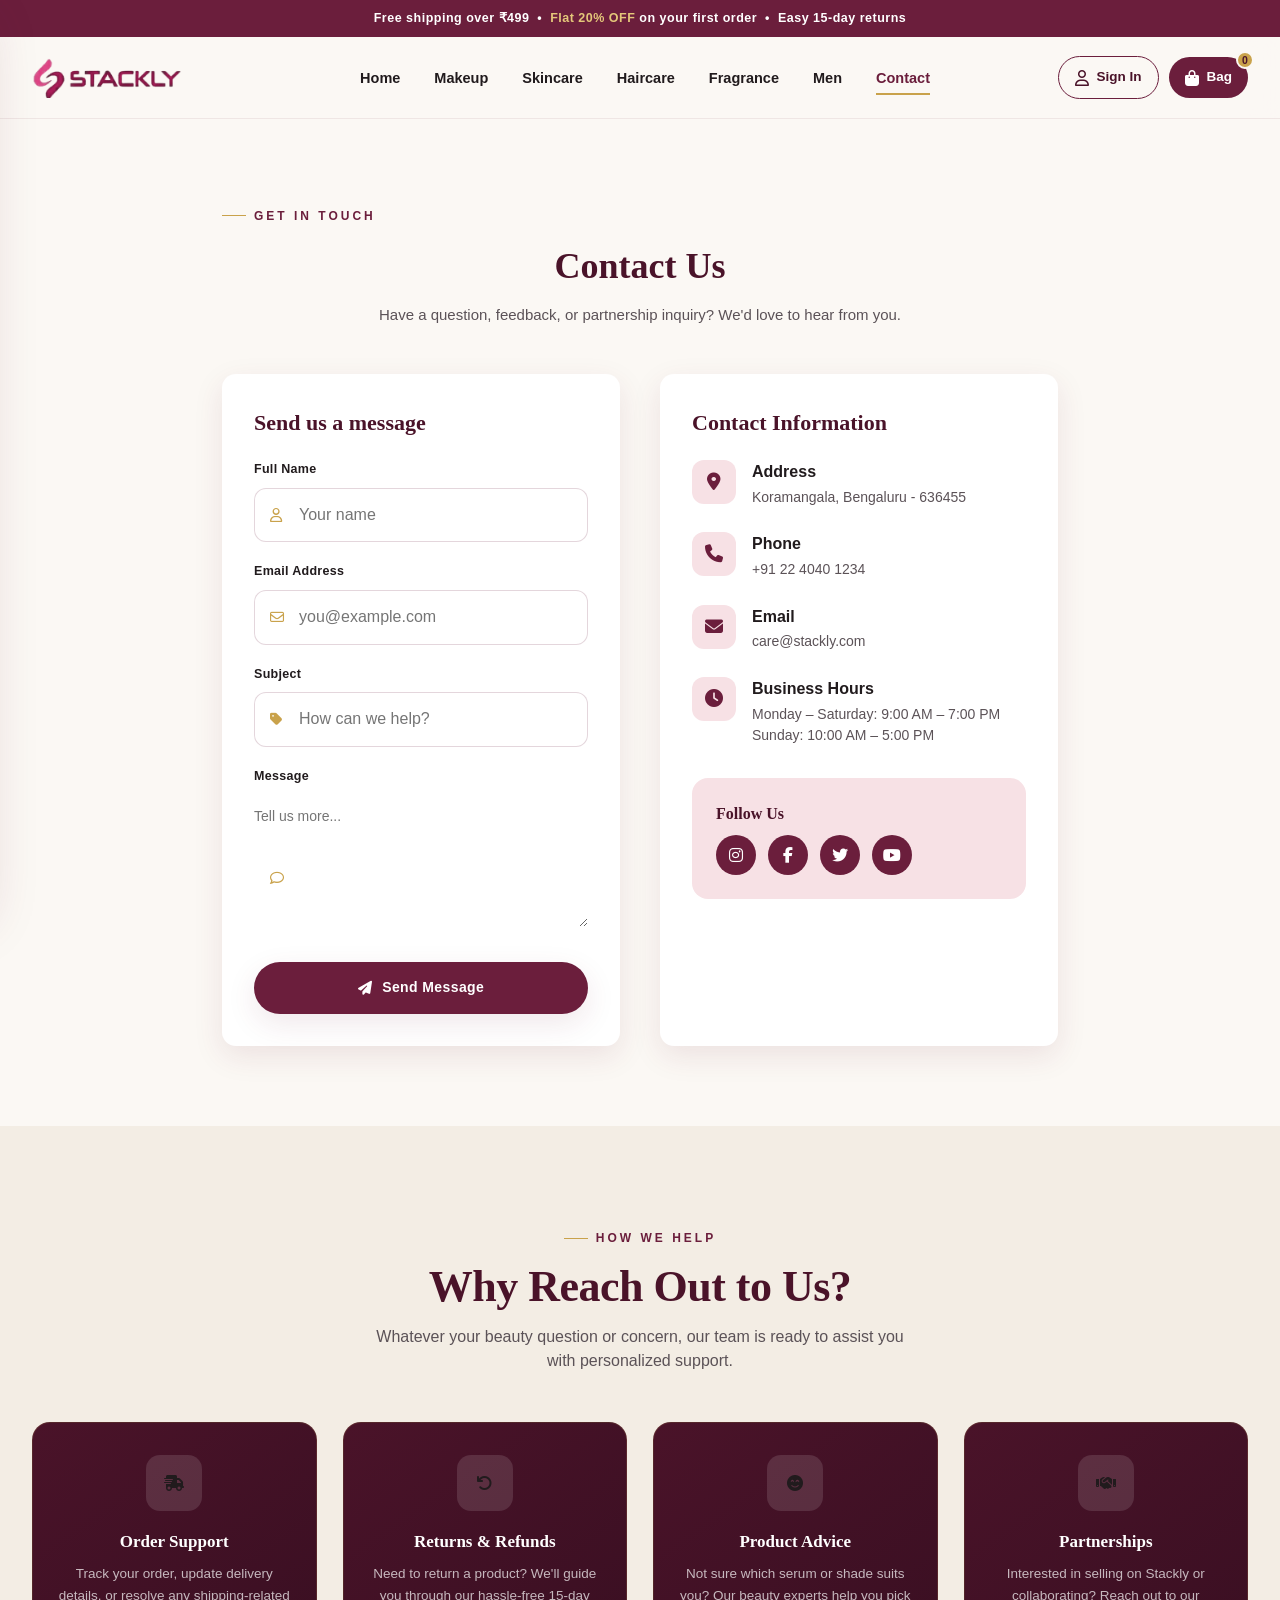
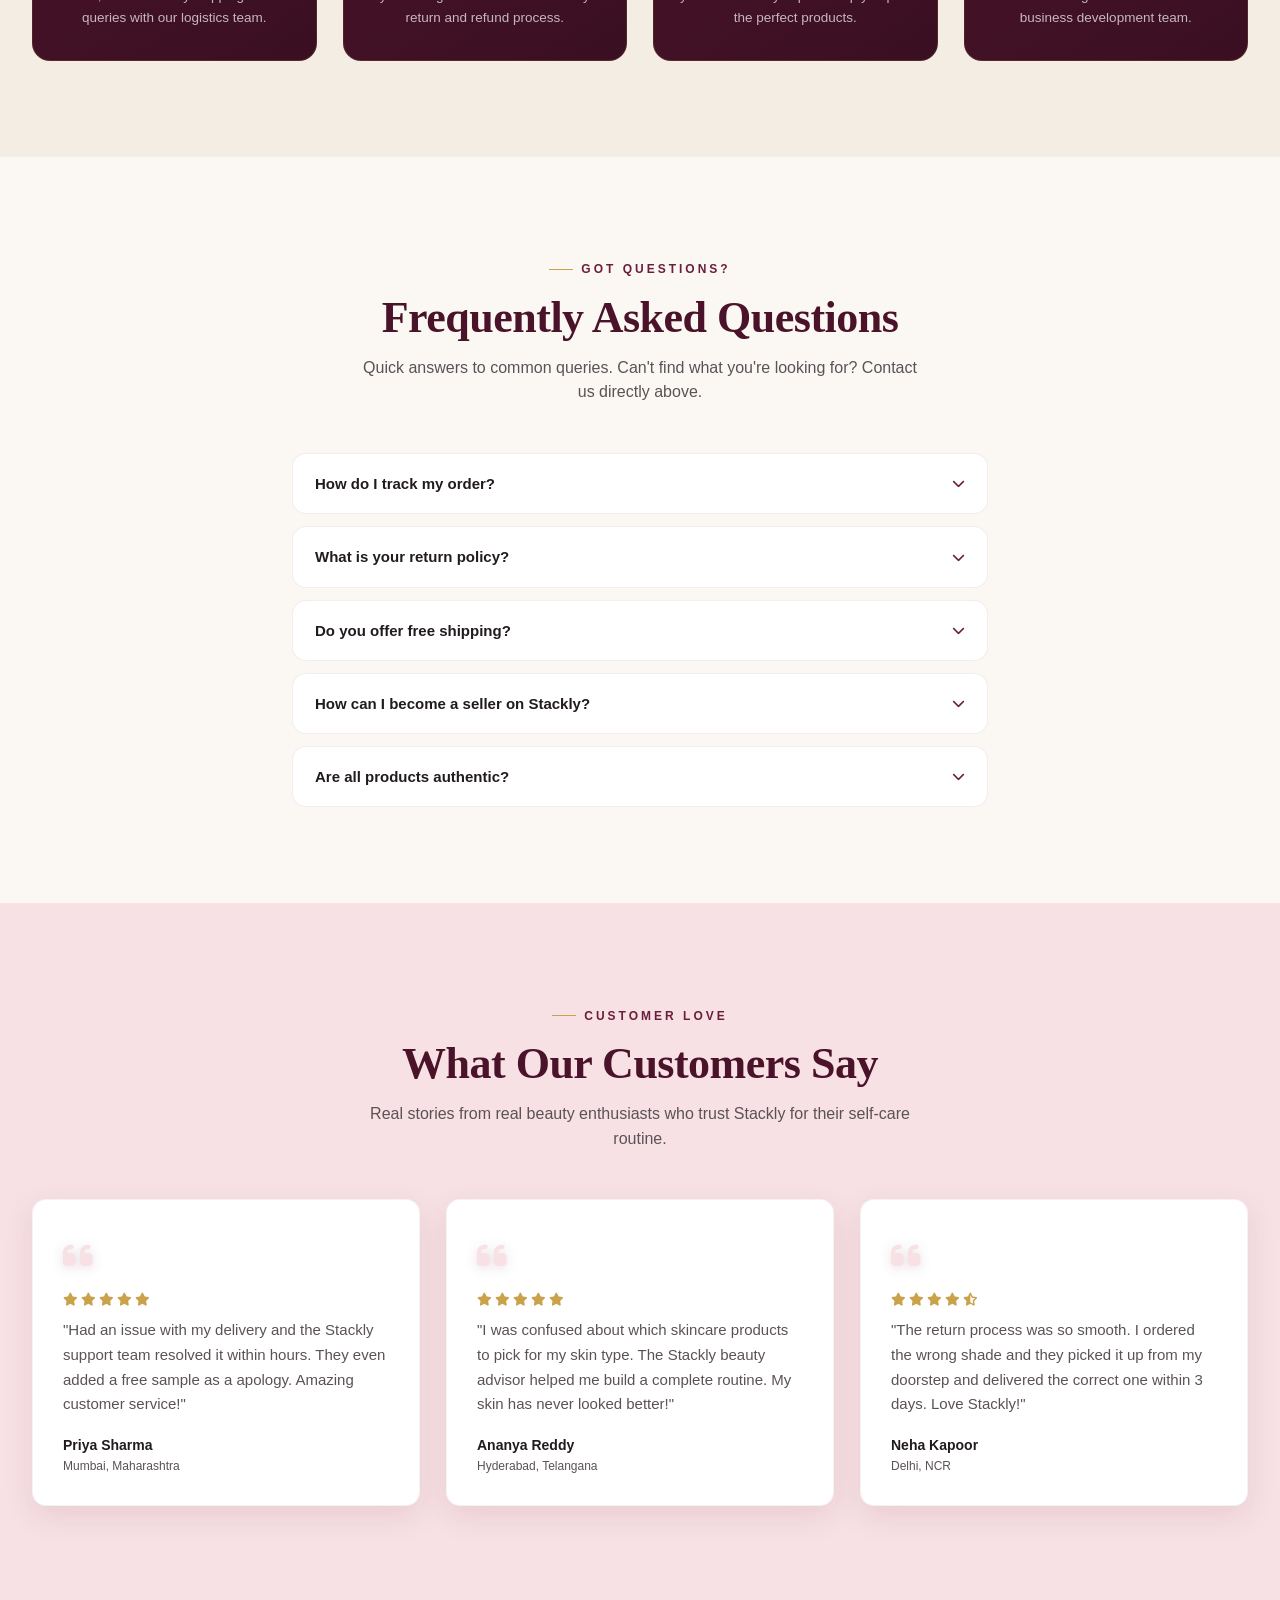
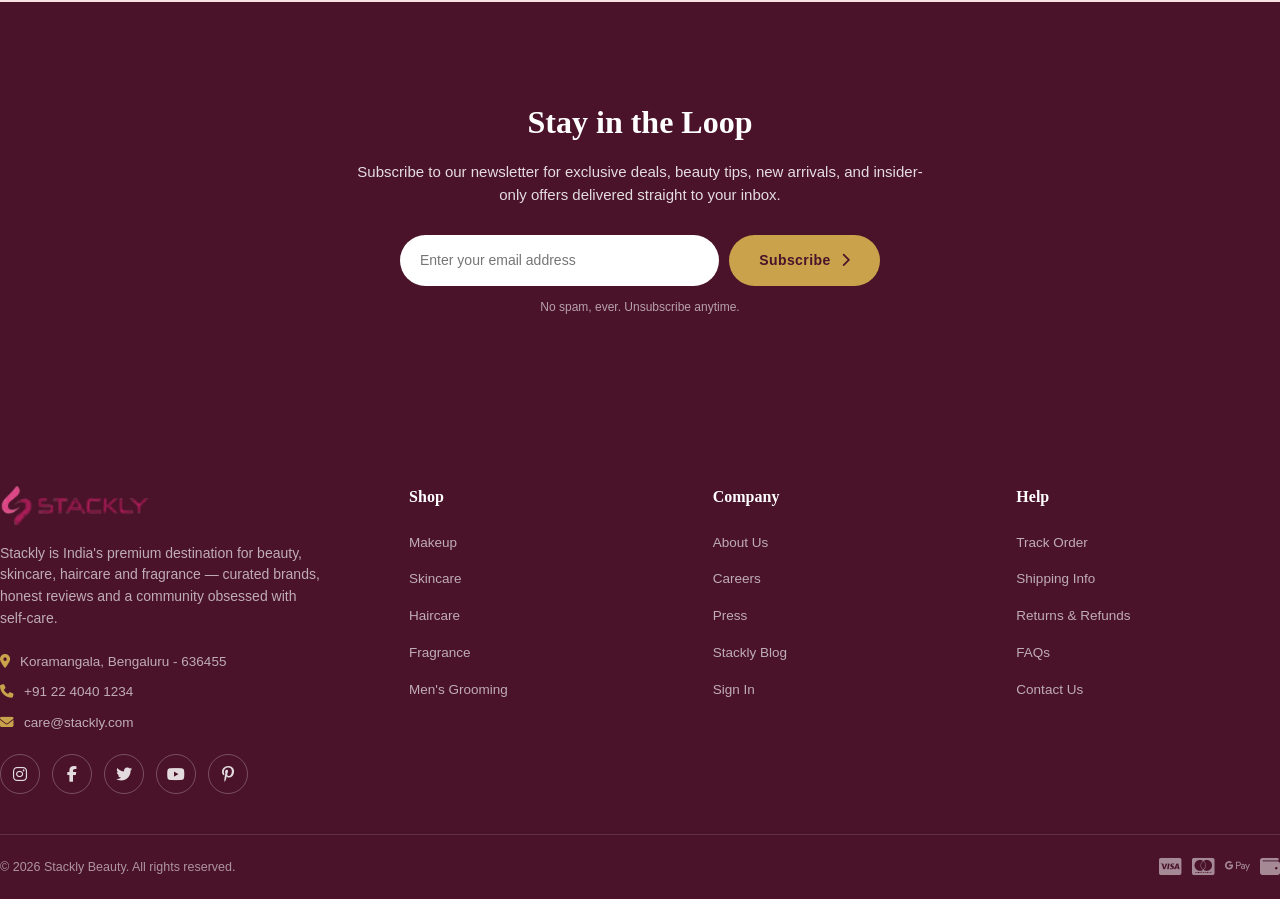
<file: contact.html>
<!DOCTYPE html>
<html lang="en">
<head>
<meta charset="UTF-8">
<meta name="viewport" content="width=device-width, initial-scale=1.0, viewport-fit=cover">
<title>Contact Us — Stackly Beauty</title>
<meta name="description" content="Get in touch with Stackly Beauty. Reach out for support, partnerships, or feedback.">
<link rel="stylesheet" href="https://cdnjs.cloudflare.com/ajax/libs/font-awesome/6.5.1/css/all.min.css">
<link rel="stylesheet" href="css/style.css">
</head>
<body>

<div class="announce-strip">Free shipping over &#8377;499 &nbsp;&bull;&nbsp; <strong>Flat 20% OFF</strong> on your first order &nbsp;&bull;&nbsp; Easy 15-day returns</div>

<header class="site-header" id="siteHeader">
  <div class="header-container">
    <button class="hamburger" id="hamburgerBtn" aria-label="Open menu"><span></span><span></span><span></span></button>
    <a href="index.html" class="logo">
      <img src="Assets/stackly-logo-wine (1).webp" alt="Stackly Beauty" class="logo-img">
    </a>
    <nav class="main-nav" id="mainNav">
      <a href="index.html">Home</a>
      <a href="makeup.html">Makeup</a>
      <a href="skincare.html">Skincare</a>
      <a href="haircare.html">Haircare</a>
      <a href="fragrance.html">Fragrance</a>
      <a href="men.html">Men</a>
      <a href="contact.html" class="active">Contact</a>
    </nav>
    <div class="header-actions">
      <a href="login.html" class="icon-btn signin-btn"><i class="fa-regular fa-user"></i><span>Sign In</span></a>
      <a href="bag.html" class="icon-btn bag-btn"><i class="fa-solid fa-bag-shopping"></i><span>Bag</span><span class="bag-count">0</span></a>
    </div>
  </div>
</header>

<div class="nav-overlay" id="navOverlay"></div>
<aside class="mobile-drawer" id="mobileDrawer">
  <div class="drawer-top">
    <a href="index.html" class="logo">
      <img src="Assets/stackly-logo-wine (1).webp" alt="Stackly Beauty" class="logo-img">
    </a>
    <button class="drawer-close" id="drawerClose" aria-label="Close menu"><i class="fa-solid fa-xmark"></i></button>
  </div>
  <nav class="drawer-nav">
    <a href="index.html">Home <i class="fa-solid fa-chevron-right"></i></a>
    <a href="makeup.html">Makeup <i class="fa-solid fa-chevron-right"></i></a>
    <a href="skincare.html">Skincare <i class="fa-solid fa-chevron-right"></i></a>
    <a href="haircare.html">Haircare <i class="fa-solid fa-chevron-right"></i></a>
    <a href="fragrance.html">Fragrance <i class="fa-solid fa-chevron-right"></i></a>
    <a href="men.html">Men <i class="fa-solid fa-chevron-right"></i></a>
    <a href="contact.html" class="active">Contact <i class="fa-solid fa-chevron-right"></i></a>
    <div class="drawer-btns">
      <a href="login.html" class="btn btn-outline"><i class="fa-regular fa-user"></i> Sign In</a>
      <a href="bag.html" class="btn btn-primary"><i class="fa-solid fa-bag-shopping"></i> My Bag</a>
    </div>
  </nav>
</aside>

<main>
<section class="contact-section" style="padding:80px 0;">
  <div class="container" style="max-width:900px;">
    <div class="eyebrow" style="text-align:center;">Get In Touch</div>
    <h1 style="font-family:var(--font-display); font-size:36px; color:var(--wine-dark); text-align:center; margin-bottom:8px;">Contact Us</h1>
    <p style="text-align:center; color:var(--ink-soft); margin-bottom:48px; font-size:15px;">Have a question, feedback, or partnership inquiry? We'd love to hear from you.</p>

    <div class="contact-grid">

      <div class="contact-form-wrap">
        <h2 style="font-family:var(--font-display); font-size:22px; color:var(--wine-dark); margin-bottom:20px;">Send us a message</h2>
        <form id="contactForm" novalidate>
          <div class="field">
            <label for="contactName">Full Name</label>
            <div class="input-wrap">
              <i class="fa-regular fa-user"></i>
              <input type="text" id="contactName" placeholder="Your name" required oninput="if(/[^a-zA-Z\s]/.test(this.value)){alert('Only alphabets are allowed to enter'); this.value=this.value.replace(/[^a-zA-Z\s]/g,'');}">
            </div>
          </div>
          <div class="field">
            <label for="contactEmail">Email Address</label>
            <div class="input-wrap">
              <i class="fa-regular fa-envelope"></i>
              <input type="email" id="contactEmail" placeholder="you@example.com" required onblur="if(this.value && !/^[a-zA-Z0-9._%+-]+@gmail\.com$/i.test(this.value)){alert('Only Gmail addresses are allowed.'); this.value=''; this.focus();}">
            </div>
          </div>
          <div class="field">
            <label for="contactSubject">Subject</label>
            <div class="input-wrap">
              <i class="fa-solid fa-tag"></i>
              <input type="text" id="contactSubject" placeholder="How can we help?" required>
            </div>
          </div>
          <div class="field">
            <label for="contactMessage">Message</label>
            <div class="input-wrap" style="align-items:flex-start;">
              <i class="fa-regular fa-comment" style="margin-top:14px;"></i>
              <textarea id="contactMessage" rows="5" placeholder="Tell us more..." required style="width:100%; border:none; outline:none; font-family:inherit; font-size:14px; padding:12px 12px 12px 0; resize:vertical; background:transparent;"></textarea>
            </div>
          </div>
          <button type="submit" class="btn btn-primary btn-block" style="margin-top:8px;" onclick="event.preventDefault(); window.location.href='404.html';">
            <i class="fa-solid fa-paper-plane"></i> Send Message
          </button>
        </form>
      </div>

      <div class="contact-info-wrap">
        <h2 style="font-family:var(--font-display); font-size:22px; color:var(--wine-dark); margin-bottom:20px;">Contact Information</h2>
        <div style="display:flex; flex-direction:column; gap:24px;">
          <div style="display:flex; gap:16px; align-items:flex-start;">
            <div style="width:44px; height:44px; border-radius:12px; background:var(--blush); display:flex; align-items:center; justify-content:center; flex-shrink:0;">
              <i class="fa-solid fa-location-dot" style="color:var(--wine); font-size:18px;"></i>
            </div>
            <div>
              <div style="font-weight:600; color:var(--ink); margin-bottom:2px;">Address</div>
              <div style="color:var(--ink-soft); font-size:14px; line-height:1.5;">Koramangala, Bengaluru - 636455</div>
            </div>
          </div>
          <div style="display:flex; gap:16px; align-items:flex-start;">
            <div style="width:44px; height:44px; border-radius:12px; background:var(--blush); display:flex; align-items:center; justify-content:center; flex-shrink:0;">
              <i class="fa-solid fa-phone" style="color:var(--wine); font-size:18px;"></i>
            </div>
            <div>
              <div style="font-weight:600; color:var(--ink); margin-bottom:2px;">Phone</div>
              <div style="color:var(--ink-soft); font-size:14px;">+91 22 4040 1234</div>
            </div>
          </div>
          <div style="display:flex; gap:16px; align-items:flex-start;">
            <div style="width:44px; height:44px; border-radius:12px; background:var(--blush); display:flex; align-items:center; justify-content:center; flex-shrink:0;">
              <i class="fa-solid fa-envelope" style="color:var(--wine); font-size:18px;"></i>
            </div>
            <div>
              <div style="font-weight:600; color:var(--ink); margin-bottom:2px;">Email</div>
              <div style="color:var(--ink-soft); font-size:14px;">care@stackly.com</div>
            </div>
          </div>
          <div style="display:flex; gap:16px; align-items:flex-start;">
            <div style="width:44px; height:44px; border-radius:12px; background:var(--blush); display:flex; align-items:center; justify-content:center; flex-shrink:0;">
              <i class="fa-solid fa-clock" style="color:var(--wine); font-size:18px;"></i>
            </div>
            <div>
              <div style="font-weight:600; color:var(--ink); margin-bottom:2px;">Business Hours</div>
              <div style="color:var(--ink-soft); font-size:14px; line-height:1.5;">Monday – Saturday: 9:00 AM – 7:00 PM<br>Sunday: 10:00 AM – 5:00 PM</div>
            </div>
          </div>
        </div>

        <div style="margin-top:32px; padding:24px; background:var(--blush); border-radius:16px;">
          <h3 style="font-family:var(--font-display); font-size:16px; color:var(--wine-dark); margin-bottom:8px;">Follow Us</h3>
          <div style="display:flex; gap:12px;">
            <a href="404.html" style="width:40px; height:40px; border-radius:50%; background:var(--wine); color:#fff; display:flex; align-items:center; justify-content:center; font-size:16px; transition:transform .2s;"><i class="fa-brands fa-instagram"></i></a>
            <a href="404.html" style="width:40px; height:40px; border-radius:50%; background:var(--wine); color:#fff; display:flex; align-items:center; justify-content:center; font-size:16px; transition:transform .2s;"><i class="fa-brands fa-facebook-f"></i></a>
            <a href="404.html" style="width:40px; height:40px; border-radius:50%; background:var(--wine); color:#fff; display:flex; align-items:center; justify-content:center; font-size:16px; transition:transform .2s;"><i class="fa-brands fa-twitter"></i></a>
            <a href="404.html" style="width:40px; height:40px; border-radius:50%; background:var(--wine); color:#fff; display:flex; align-items:center; justify-content:center; font-size:16px; transition:transform .2s;"><i class="fa-brands fa-youtube"></i></a>
          </div>
        </div>
      </div>

    </div>
  </div>
</section>

<!-- Section 2: Why Contact Us -->
<section class="section" style="background:var(--ivory-2);">
  <div class="container">
    <div class="section-head center reveal">
      <div class="eyebrow">How We Help</div>
      <h2 class="section-title">Why Reach Out to Us?</h2>
      <p class="section-sub">Whatever your beauty question or concern, our team is ready to assist you with personalized support.</p>
    </div>
    <div class="grid grid-4">
      <div class="feature-card reveal">
        <div class="feature-icon"><i class="fa-solid fa-truck-fast"></i></div>
        <h3 class="feature-title">Order Support</h3>
        <p class="feature-desc">Track your order, update delivery details, or resolve any shipping-related queries with our logistics team.</p>
      </div>
      <div class="feature-card reveal reveal-delay-1">
        <div class="feature-icon"><i class="fa-solid fa-arrow-rotate-left"></i></div>
        <h3 class="feature-title">Returns &amp; Refunds</h3>
        <p class="feature-desc">Need to return a product? We'll guide you through our hassle-free 15-day return and refund process.</p>
      </div>
      <div class="feature-card reveal reveal-delay-2">
        <div class="feature-icon"><i class="fa-solid fa-face-smile-beam"></i></div>
        <h3 class="feature-title">Product Advice</h3>
        <p class="feature-desc">Not sure which serum or shade suits you? Our beauty experts help you pick the perfect products.</p>
      </div>
      <div class="feature-card reveal reveal-delay-3">
        <div class="feature-icon"><i class="fa-solid fa-handshake"></i></div>
        <h3 class="feature-title">Partnerships</h3>
        <p class="feature-desc">Interested in selling on Stackly or collaborating? Reach out to our business development team.</p>
      </div>
    </div>
  </div>
</section>

<!-- Section 3: FAQ -->
<section class="section">
  <div class="container" style="max-width:760px;">
    <div class="section-head center reveal">
      <div class="eyebrow">Got Questions?</div>
      <h2 class="section-title">Frequently Asked Questions</h2>
      <p class="section-sub">Quick answers to common queries. Can't find what you're looking for? Contact us directly above.</p>
    </div>
    <div class="faq-list">
      <div class="faq-item reveal">
        <button class="faq-q" onclick="this.parentElement.classList.toggle('open')">
          <span>How do I track my order?</span>
          <i class="fa-solid fa-chevron-down"></i>
        </button>
        <div class="faq-a">
          <p>Once your order is shipped, you'll receive an email and SMS with your tracking ID. You can also log in to your account and check the order status under "My Orders" in your dashboard.</p>
        </div>
      </div>
      <div class="faq-item reveal reveal-delay-1">
        <button class="faq-q" onclick="this.parentElement.classList.toggle('open')">
          <span>What is your return policy?</span>
          <i class="fa-solid fa-chevron-down"></i>
        </button>
        <div class="faq-a">
          <p>We offer a 15-day return policy on most items. Products must be unused and in their original packaging. To initiate a return, contact our support team or visit your account dashboard.</p>
        </div>
      </div>
      <div class="faq-item reveal reveal-delay-2">
        <button class="faq-q" onclick="this.parentElement.classList.toggle('open')">
          <span>Do you offer free shipping?</span>
          <i class="fa-solid fa-chevron-down"></i>
        </button>
        <div class="faq-a">
          <p>Yes! We offer free shipping on all orders above &#8377;499. For orders below that, a flat shipping fee of &#8377;49 applies across India.</p>
        </div>
      </div>
      <div class="faq-item reveal reveal-delay-3">
        <button class="faq-q" onclick="this.parentElement.classList.toggle('open')">
          <span>How can I become a seller on Stackly?</span>
          <i class="fa-solid fa-chevron-down"></i>
        </button>
        <div class="faq-a">
          <p>We're always looking for premium beauty brands to join our platform. Please email us at partnerships@stackly.com with your brand details and our team will get back to you within 48 hours.</p>
        </div>
      </div>
      <div class="faq-item reveal">
        <button class="faq-q" onclick="this.parentElement.classList.toggle('open')">
          <span>Are all products authentic?</span>
          <i class="fa-solid fa-chevron-down"></i>
        </button>
        <div class="faq-a">
          <p>Absolutely. Every product on Stackly is sourced directly from authorized distributors or the brand itself. We guarantee 100% authenticity on all items.</p>
        </div>
      </div>
    </div>
  </div>
</section>

<!-- Section 4: Testimonials -->
<section class="section" style="background:var(--blush);">
  <div class="container">
    <div class="section-head center reveal">
      <div class="eyebrow">Customer Love</div>
      <h2 class="section-title">What Our Customers Say</h2>
      <p class="section-sub">Real stories from real beauty enthusiasts who trust Stackly for their self-care routine.</p>
    </div>
    <div class="grid grid-3">
      <div class="testimonial-card reveal">
        <div class="quote-icon"><i class="fa-solid fa-quote-left"></i></div>
        <div class="testimonial-stars"><i class="fa-solid fa-star"></i><i class="fa-solid fa-star"></i><i class="fa-solid fa-star"></i><i class="fa-solid fa-star"></i><i class="fa-solid fa-star"></i></div>
        <div class="testimonial-text">"Had an issue with my delivery and the Stackly support team resolved it within hours. They even added a free sample as a apology. Amazing customer service!"</div>
        <div class="testimonial-user">
         
          <div><div class="testimonial-name">Priya Sharma</div><div class="testimonial-role">Mumbai, Maharashtra</div></div>
        </div>
      </div>
      <div class="testimonial-card reveal reveal-delay-1">
        <div class="quote-icon"><i class="fa-solid fa-quote-left"></i></div>
        <div class="testimonial-stars"><i class="fa-solid fa-star"></i><i class="fa-solid fa-star"></i><i class="fa-solid fa-star"></i><i class="fa-solid fa-star"></i><i class="fa-solid fa-star"></i></div>
        <div class="testimonial-text">"I was confused about which skincare products to pick for my skin type. The Stackly beauty advisor helped me build a complete routine. My skin has never looked better!"</div>
        <div class="testimonial-user">
         
          <div><div class="testimonial-name">Ananya Reddy</div><div class="testimonial-role">Hyderabad, Telangana</div></div>
        </div>
      </div>
      <div class="testimonial-card reveal reveal-delay-2">
        <div class="quote-icon"><i class="fa-solid fa-quote-left"></i></div>
        <div class="testimonial-stars"><i class="fa-solid fa-star"></i><i class="fa-solid fa-star"></i><i class="fa-solid fa-star"></i><i class="fa-solid fa-star"></i><i class="fa-solid fa-star-half-stroke"></i></div>
        <div class="testimonial-text">"The return process was so smooth. I ordered the wrong shade and they picked it up from my doorstep and delivered the correct one within 3 days. Love Stackly!"</div>
        <div class="testimonial-user">
         
          <div><div class="testimonial-name">Neha Kapoor</div><div class="testimonial-role">Delhi, NCR</div></div>
        </div>
      </div>
    </div>
  </div>
</section>

<!-- Section 5: CTA Banner -->
<section class="section" style="background:var(--wine-dark); color:#fff; text-align:center;">
  <div class="container" style="max-width:640px;">
    <div class="reveal">
      <h2 style="font-family:var(--font-display); font-size:32px; margin-bottom:12px; color:#fff;">Stay in the Loop</h2>
      <p style="font-size:15px; opacity:.85; margin-bottom:28px;">Subscribe to our newsletter for exclusive deals, beauty tips, new arrivals, and insider-only offers delivered straight to your inbox.</p>
      <form style="display:flex; gap:10px; max-width:480px; margin:0 auto;" class="contact-cta-form" onsubmit="return false;">
        <input type="email" placeholder="Enter your email address" required style="flex:1; padding:14px 20px; border-radius:100px; border:none; font-size:14px; font-family:inherit; outline:none;">
        <button type="submit" class="btn" style="background:var(--gold); color:var(--wine-dark); font-weight:700; white-space:nowrap;">Subscribe <i class="fa-solid fa-chevron-right"></i></button>
      </form>
      <p style="font-size:12px; opacity:.6; margin-top:12px;">No spam, ever. Unsubscribe anytime.</p>
    </div>
  </div>
</section>

</main>

<footer class="site-footer">
  <div class="container footer-top">
    <div class="footer-about">
      <a href="index.html" class="logo">
        <img src="Assets/stackly-logo-wine (1).webp" alt="Stackly Beauty" class="logo-img">
      </a>
      <p>Stackly is India's premium destination for beauty, skincare, haircare and fragrance — curated brands, honest reviews and a community obsessed with self-care.</p>
      <div class="footer-address"><i class="fa-solid fa-location-dot"></i><span>Koramangala, Bengaluru - 636455</span></div>
      <div class="footer-address"><i class="fa-solid fa-phone"></i><span>+91 22 4040 1234</span></div>
      <div class="footer-address"><i class="fa-solid fa-envelope"></i><span>care@stackly.com</span></div>
      <div class="footer-social">
        <a href="#" aria-label="Instagram"><i class="fa-brands fa-instagram"></i></a>
        <a href="#" aria-label="Facebook"><i class="fa-brands fa-facebook-f"></i></a>
        <a href="#" aria-label="Twitter"><i class="fa-brands fa-twitter"></i></a>
        <a href="#" aria-label="YouTube"><i class="fa-brands fa-youtube"></i></a>
        <a href="#" aria-label="Pinterest"><i class="fa-brands fa-pinterest-p"></i></a>
      </div>
    </div>
    <div class="footer-col">
      <div class="footer-acc-head"><h4>Shop</h4><i class="fa-solid fa-chevron-down"></i></div>
      <ul>
        <li><a href="404.html">Makeup</a></li>
        <li><a href="404.html">Skincare</a></li>
        <li><a href="404.html">Haircare</a></li>
        <li><a href="404.html">Fragrance</a></li>
        <li><a href="404.html">Men's Grooming</a></li>
      </ul>
    </div>
    <div class="footer-col">
      <div class="footer-acc-head"><h4>Company</h4><i class="fa-solid fa-chevron-down"></i></div>
      <ul>
        <li><a href="404.html">About Us</a></li>
        <li><a href="404.html">Careers</a></li>
        <li><a href="404.html">Press</a></li>
        <li><a href="404.html">Stackly Blog</a></li>
        <li><a href="404.html">Sign In</a></li>
      </ul>
    </div>
    <div class="footer-col">
      <div class="footer-acc-head"><h4>Help</h4><i class="fa-solid fa-chevron-down"></i></div>
      <ul>
        <li><a href="404.html">Track Order</a></li>
        <li><a href="404.html">Shipping Info</a></li>
        <li><a href="404.html">Returns &amp; Refunds</a></li>
        <li><a href="404.html">FAQs</a></li>
        <li><a href="404.html">Contact Us</a></li>
      </ul>
    </div>
  </div>
  <div class="container footer-bottom">
    <span>&copy; 2026 Stackly Beauty. All rights reserved.</span>
    <div class="pay-icons"><i class="fa-brands fa-cc-visa"></i><i class="fa-brands fa-cc-mastercard"></i><i class="fa-brands fa-google-pay"></i><i class="fa-solid fa-wallet"></i></div>
  </div>
</footer>
<button class="to-top" id="toTopBtn" aria-label="Scroll to top"><i class="fa-solid fa-arrow-up"></i></button>
<script src="js/script.js"></script>
</body>
</html>
</file>
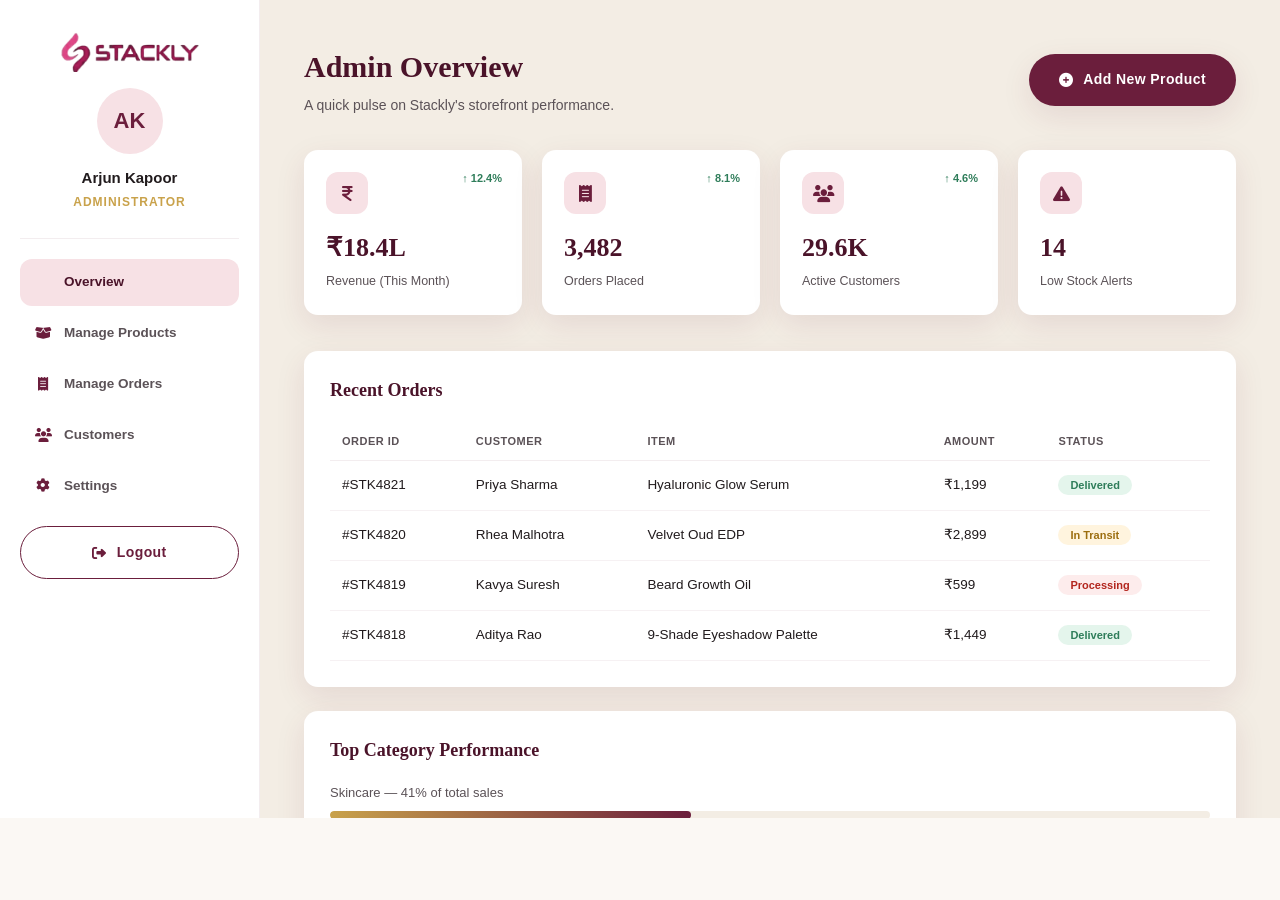
<file: dashboard-admin.html>
<!DOCTYPE html>
<html lang="en">
<head>
<meta charset="UTF-8">
<meta name="viewport" content="width=device-width, initial-scale=1.0, viewport-fit=cover">
<title>Admin Dashboard — Stackly Beauty</title>
<link rel="stylesheet" href="https://cdnjs.cloudflare.com/ajax/libs/font-awesome/6.5.1/css/all.min.css">
<link rel="stylesheet" href="css/style.css">
</head>
<body>

<header class="site-header" id="siteHeader" style="display:none;">
  <div class="header-container">
    <button class="hamburger" id="hamburgerBtn" aria-label="Open menu"><span></span><span></span><span></span></button>
    <a href="index.html" class="logo">
      <img src="Assets/stackly-logo-wine (1).webp" alt="Stackly Beauty" class="logo-img">
    </a>
  </div>
</header>

<div class="nav-overlay" id="navOverlay"></div>

<main>
<div class="dash-shell">
  <aside class="dash-sidebar" id="dashSidebar">
    <a href="index.html" class="logo" style="display:block; text-align:center; margin-bottom:16px;">
      <img src="Assets/stackly-logo-wine (1).webp" alt="Stackly Beauty" class="logo-img" style="max-width:140px; margin:0 auto;">
    </a>
    <button id="dashSidebarClose" class="dash-sidebar-close" aria-label="Close sidebar"><i class="fa-solid fa-xmark"></i></button>
    <div class="dash-profile">
      <div class="dash-avatar">AK</div>
      <h4>Arjun Kapoor</h4>
      <span>Administrator</span>
    </div>
    <nav class="dash-nav">
      <a href="dashboard-admin.html" class="active"><i class="fa-solid fa-grid-2"></i> Overview</a>
      <a href="admin-products.html"><i class="fa-solid fa-box-open"></i> Manage Products</a>
      <a href="admin-orders.html"><i class="fa-solid fa-receipt"></i> Manage Orders</a>
      <a href="admin-customers.html"><i class="fa-solid fa-users"></i> Customers</a>
      <a href="admin-settings.html"><i class="fa-solid fa-gear"></i> Settings</a>
    </nav>
    <div class="dash-logout">
      <a href="index.html" class="btn btn-outline btn-block" onclick="localStorage.removeItem('stackly_role')"><i class="fa-solid fa-right-from-bracket"></i> Logout</a>
    </div>
  </aside>

  <section class="dash-main">
    <div class="dash-header-row reveal in-view">
      <div>
        <h1>Admin Overview</h1>
        <p>A quick pulse on Stackly's storefront performance.</p>
      </div>
      <a href="404.html" class="btn btn-primary"><i class="fa-solid fa-circle-plus"></i> Add New Product</a>
    </div>

    <div class="stat-grid">
      <div class="stat-card reveal in-view">
        <div class="stat-trend">&#8593; 12.4%</div>
        <div class="stat-icon"><i class="fa-solid fa-indian-rupee-sign"></i></div>
        <strong>&#8377;18.4L</strong><span>Revenue (This Month)</span>
      </div>
      <div class="stat-card reveal in-view reveal-delay-1">
        <div class="stat-trend">&#8593; 8.1%</div>
        <div class="stat-icon"><i class="fa-solid fa-receipt"></i></div>
        <strong>3,482</strong><span>Orders Placed</span>
      </div>
      <div class="stat-card reveal in-view reveal-delay-2">
        <div class="stat-trend">&#8593; 4.6%</div>
        <div class="stat-icon"><i class="fa-solid fa-users"></i></div>
        <strong>29.6K</strong><span>Active Customers</span>
      </div>
      <div class="stat-card reveal in-view reveal-delay-3">
        <div class="stat-icon"><i class="fa-solid fa-triangle-exclamation"></i></div>
        <strong>14</strong><span>Low Stock Alerts</span>
      </div>
    </div>

    <div class="dash-panel reveal in-view">
      <h3>Recent Orders</h3>
      <div style="overflow-x:auto;">
      <table class="dash-table">
        <thead><tr><th>Order ID</th><th>Customer</th><th>Item</th><th>Amount</th><th>Status</th></tr></thead>
        <tbody>
          <tr><td>#STK4821</td><td>Priya Sharma</td><td>Hyaluronic Glow Serum</td><td>&#8377;1,199</td><td><span class="status-pill status-delivered">Delivered</span></td></tr>
          <tr><td>#STK4820</td><td>Rhea Malhotra</td><td>Velvet Oud EDP</td><td>&#8377;2,899</td><td><span class="status-pill status-transit">In Transit</span></td></tr>
          <tr><td>#STK4819</td><td>Kavya Suresh</td><td>Beard Growth Oil</td><td>&#8377;599</td><td><span class="status-pill status-pending">Processing</span></td></tr>
          <tr><td>#STK4818</td><td>Aditya Rao</td><td>9-Shade Eyeshadow Palette</td><td>&#8377;1,449</td><td><span class="status-pill status-delivered">Delivered</span></td></tr>
        </tbody>
      </table>
      </div>
    </div>

    <div class="dash-panel reveal in-view">
      <h3>Top Category Performance</h3>
      <p style="font-size:13px; color:var(--ink-soft);">Skincare — 41% of total sales</p>
      <div class="progress-bar"><div data-width="41%" style="width:0;"></div></div>
      <p style="font-size:13px; color:var(--ink-soft); margin-top:18px;">Makeup — 29% of total sales</p>
      <div class="progress-bar"><div data-width="29%" style="width:0;"></div></div>
      <p style="font-size:13px; color:var(--ink-soft); margin-top:18px;">Fragrance — 18% of total sales</p>
      <div class="progress-bar"><div data-width="18%" style="width:0;"></div></div>
    </div>
  </section>
</div>
</main>

<script src="js/script.js"></script>

</body>
</html>
</file>
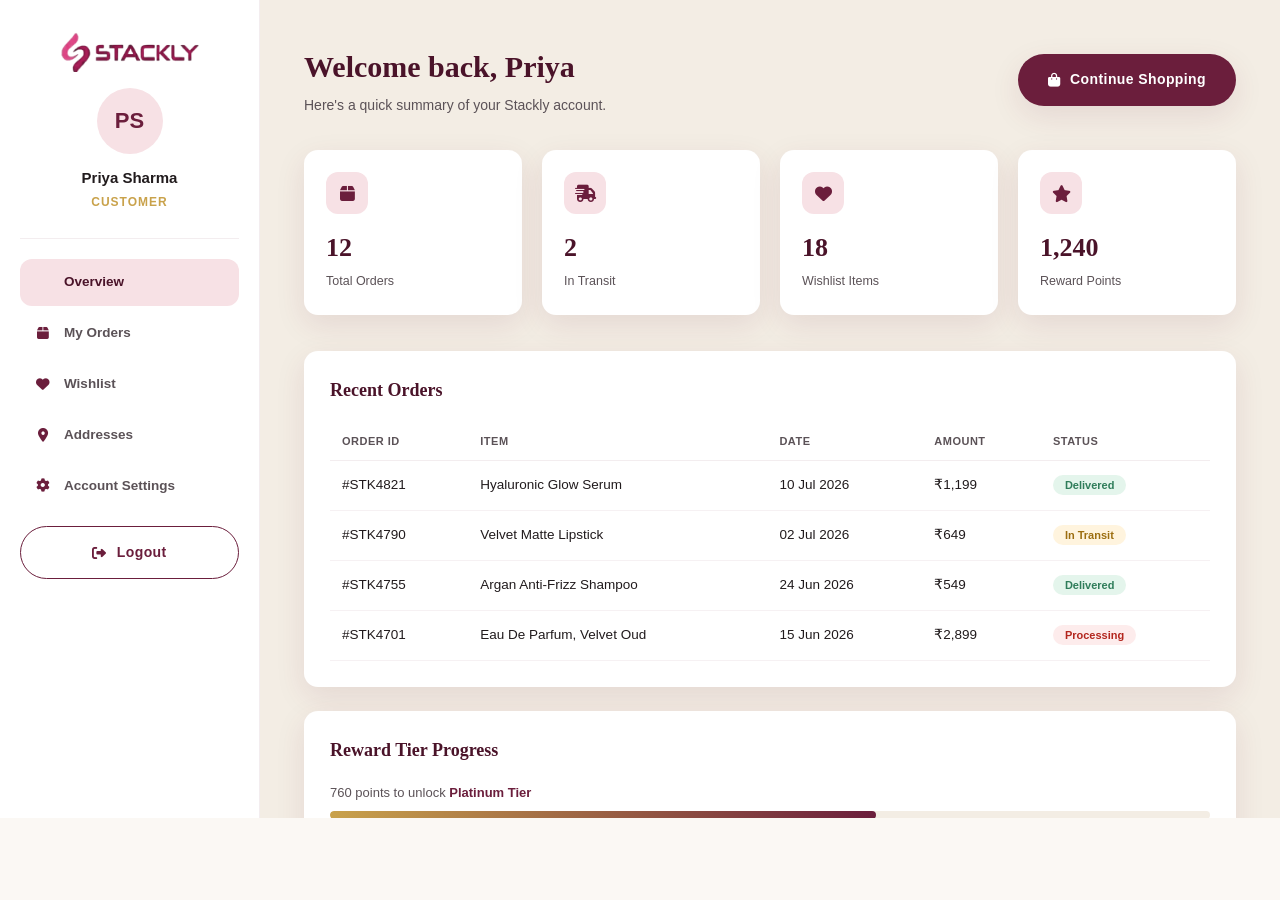
<file: dashboard-user.html>
<!DOCTYPE html>
<html lang="en">
<head>
<meta charset="UTF-8">
<meta name="viewport" content="width=device-width, initial-scale=1.0, viewport-fit=cover">
<title>My Account — Stackly Beauty</title>
<link rel="stylesheet" href="https://cdnjs.cloudflare.com/ajax/libs/font-awesome/6.5.1/css/all.min.css">
<link rel="stylesheet" href="css/style.css">
</head>
<body>

<header class="site-header" id="siteHeader" style="display:none;">
  <div class="header-container">
    <button class="hamburger" id="hamburgerBtn" aria-label="Open menu"><span></span><span></span><span></span></button>
    <a href="index.html" class="logo">
      <img src="Assets/stackly-logo-wine (1).webp" alt="Stackly Beauty" class="logo-img">
    </a>
  </div>
</header>

<div class="nav-overlay" id="navOverlay"></div>

<main>
<div class="dash-shell">
  <aside class="dash-sidebar" id="dashSidebar">
    <a href="index.html" class="logo" style="display:block; text-align:center; margin-bottom:16px;">
      <img src="Assets/stackly-logo-wine (1).webp" alt="Stackly Beauty" class="logo-img" style="max-width:140px; margin:0 auto;">
    </a>
    <button id="dashSidebarClose" class="dash-sidebar-close" aria-label="Close sidebar"><i class="fa-solid fa-xmark"></i></button>
    <div class="dash-profile">
      <div class="dash-avatar">PS</div>
      <h4>Priya Sharma</h4>
      <span>Customer</span>
    </div>
    <nav class="dash-nav">
      <a href="dashboard-user.html" class="active"><i class="fa-solid fa-grid-2"></i> Overview</a>
      <a href="user-orders.html"><i class="fa-solid fa-box"></i> My Orders</a>
      <a href="user-wishlist.html"><i class="fa-solid fa-heart"></i> Wishlist</a>
      <a href="user-addresses.html"><i class="fa-solid fa-location-dot"></i> Addresses</a>
      <a href="user-settings.html"><i class="fa-solid fa-gear"></i> Account Settings</a>
    </nav>
    <div class="dash-logout">
      <a href="index.html" class="btn btn-outline btn-block" onclick="localStorage.removeItem('stackly_role')"><i class="fa-solid fa-right-from-bracket"></i> Logout</a>
    </div>
  </aside>

  <section class="dash-main">
    <div class="dash-header-row reveal in-view">
      <div>
        <h1>Welcome back, Priya</h1>
        <p>Here's a quick summary of your Stackly account.</p>
      </div>
      <a href="404.html" class="btn btn-primary"><i class="fa-solid fa-bag-shopping"></i> Continue Shopping</a>
    </div>

    <div class="stat-grid">
      <div class="stat-card reveal in-view">
        <div class="stat-icon"><i class="fa-solid fa-box"></i></div>
        <strong>12</strong><span>Total Orders</span>
      </div>
      <div class="stat-card reveal in-view reveal-delay-1">
        <div class="stat-icon"><i class="fa-solid fa-truck-fast"></i></div>
        <strong>2</strong><span>In Transit</span>
      </div>
      <div class="stat-card reveal in-view reveal-delay-2">
        <div class="stat-icon"><i class="fa-solid fa-heart"></i></div>
        <strong>18</strong><span>Wishlist Items</span>
      </div>
      <div class="stat-card reveal in-view reveal-delay-3">
        <div class="stat-icon"><i class="fa-solid fa-star"></i></div>
        <strong>1,240</strong><span>Reward Points</span>
      </div>
    </div>

    <div class="dash-panel reveal in-view">
      <h3>Recent Orders</h3>
      <div style="overflow-x:auto;">
      <table class="dash-table">
        <thead><tr><th>Order ID</th><th>Item</th><th>Date</th><th>Amount</th><th>Status</th></tr></thead>
        <tbody>
          <tr><td>#STK4821</td><td>Hyaluronic Glow Serum</td><td>10 Jul 2026</td><td>&#8377;1,199</td><td><span class="status-pill status-delivered">Delivered</span></td></tr>
          <tr><td>#STK4790</td><td>Velvet Matte Lipstick</td><td>02 Jul 2026</td><td>&#8377;649</td><td><span class="status-pill status-transit">In Transit</span></td></tr>
          <tr><td>#STK4755</td><td>Argan Anti-Frizz Shampoo</td><td>24 Jun 2026</td><td>&#8377;549</td><td><span class="status-pill status-delivered">Delivered</span></td></tr>
          <tr><td>#STK4701</td><td>Eau De Parfum, Velvet Oud</td><td>15 Jun 2026</td><td>&#8377;2,899</td><td><span class="status-pill status-pending">Processing</span></td></tr>
        </tbody>
      </table>
      </div>
    </div>

    <div class="dash-panel reveal in-view">
      <h3>Reward Tier Progress</h3>
      <p style="font-size:13px; color:var(--ink-soft); margin-bottom:0;">760 points to unlock <strong style="color:var(--wine);">Platinum Tier</strong></p>
      <div class="progress-bar"><div data-width="62%" style="width:0;"></div></div>
    </div>
  </section>
</div>
</main>

<script src="js/script.js"></script>

</body>
</html>
</file>
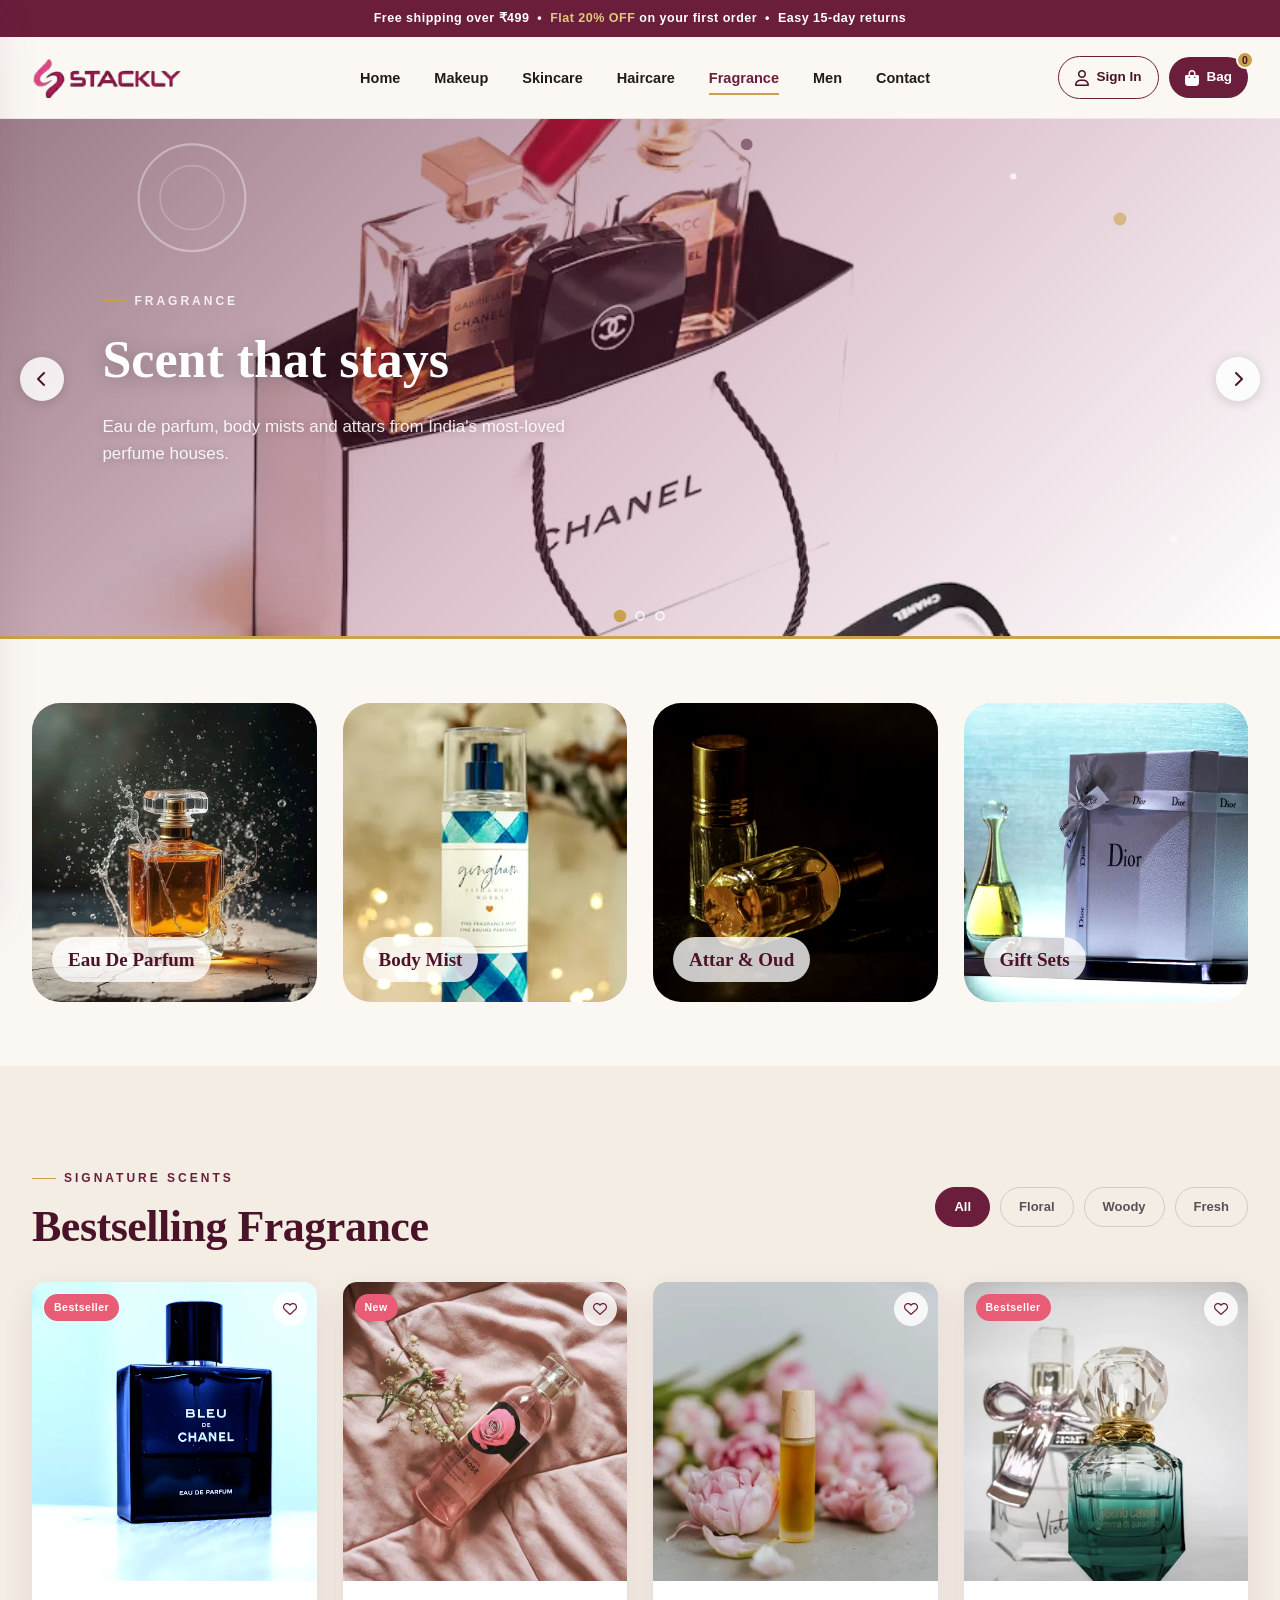
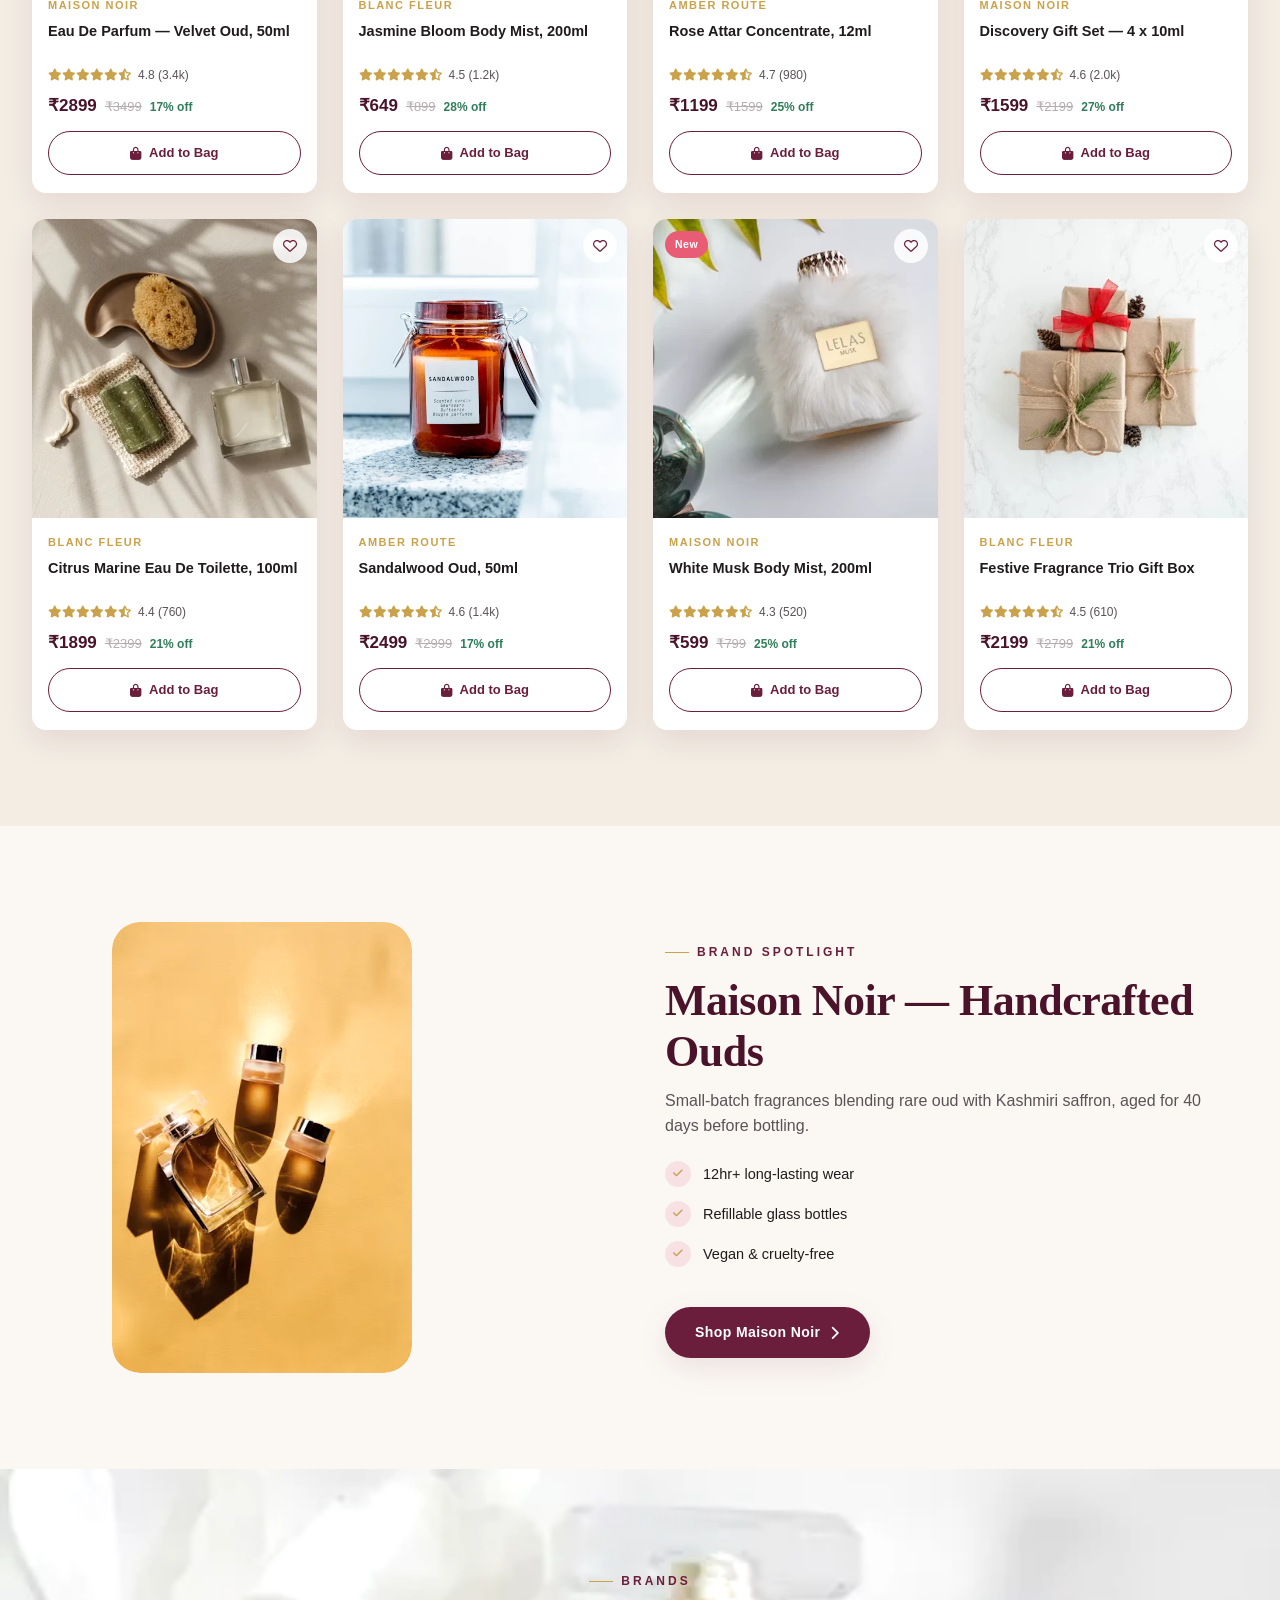
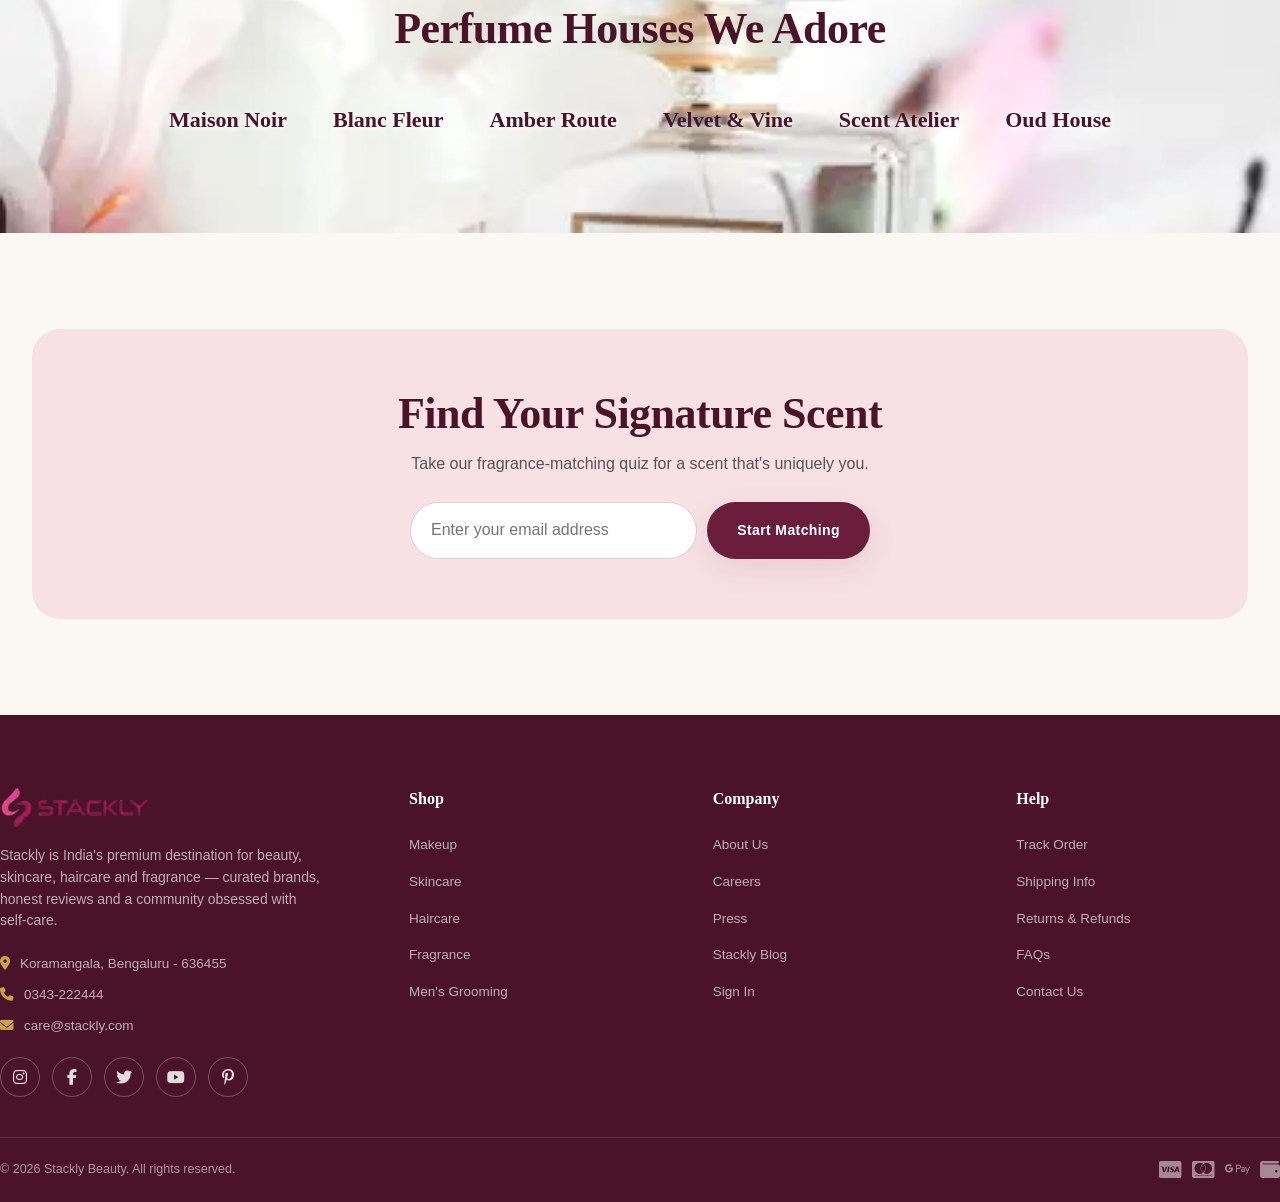
<file: fragrance.html>
<!DOCTYPE html>
<html lang="en">
<head>
<meta charset="UTF-8">
<meta name="viewport" content="width=device-width, initial-scale=1.0, viewport-fit=cover">
<title>Fragrance — Stackly Beauty</title>
<meta name="description" content="Shop eau de parfum, body mist, attar and gift sets at Stackly Beauty.">
<link rel="stylesheet" href="https://cdnjs.cloudflare.com/ajax/libs/font-awesome/6.5.1/css/all.min.css">
<link rel="stylesheet" href="css/style.css">
</head>
<body>

<div class="announce-strip">Free shipping over &#8377;499 &nbsp;&bull;&nbsp; <strong>Flat 20% OFF</strong> on your first order &nbsp;&bull;&nbsp; Easy 15-day returns</div>

<header class="site-header" id="siteHeader">
  <div class="header-container">
    <button class="hamburger" id="hamburgerBtn" aria-label="Open menu"><span></span><span></span><span></span></button>
    <a href="index.html" class="logo">
      <img src="Assets/stackly-logo-wine (1).webp" alt="Stackly Beauty" class="logo-img">
    </a>
    <nav class="main-nav" id="mainNav">
      <a href="index.html">Home</a>
      <a href="makeup.html">Makeup</a>
      <a href="skincare.html">Skincare</a>
      <a href="haircare.html">Haircare</a>
      <a href="fragrance.html" class="active">Fragrance</a>
      <a href="men.html">Men</a>
      <a href="contact.html">Contact</a>
    </nav>
    <div class="header-actions">
      <a href="login.html" class="icon-btn signin-btn"><i class="fa-regular fa-user"></i><span>Sign In</span></a>
      <a href="bag.html" class="icon-btn bag-btn"><i class="fa-solid fa-bag-shopping"></i><span>Bag</span><span class="bag-count">0</span></a>
    </div>
  </div>
</header>

<div class="nav-overlay" id="navOverlay"></div>
<aside class="mobile-drawer" id="mobileDrawer">
  <div class="drawer-top">
    <a href="index.html" class="logo">
      <img src="Assets/stackly-logo-wine (1).webp" alt="Stackly Beauty" class="logo-img">
    </a>
    <button class="drawer-close" id="drawerClose" aria-label="Close menu"><i class="fa-solid fa-xmark"></i></button>
  </div>
  <nav class="drawer-nav">
      <a href="index.html">Home <i class="fa-solid fa-chevron-right"></i></a>
      <a href="makeup.html">Makeup <i class="fa-solid fa-chevron-right"></i></a>
      <a href="skincare.html">Skincare <i class="fa-solid fa-chevron-right"></i></a>
      <a href="haircare.html">Haircare <i class="fa-solid fa-chevron-right"></i></a>
      <a href="fragrance.html" class="active">Fragrance <i class="fa-solid fa-chevron-right"></i></a>
      <a href="men.html">Men <i class="fa-solid fa-chevron-right"></i></a>
    <a href="contact.html">Contact <i class="fa-solid fa-chevron-right"></i></a>
    <div class="drawer-btns">
      <a href="login.html" class="btn btn-outline"><i class="fa-regular fa-user"></i> Sign In</a>
      <a href="bag.html" class="btn btn-primary"><i class="fa-solid fa-bag-shopping"></i> My Bag</a>
    </div>
  </nav>
</aside>

<main>

<section class="fragrance-hero" id="fragranceHero">
  <div class="fragrance-hero-slides">
    <div class="fragrance-slide active">
      <div class="fragrance-slide-bg" style="background-image:url('Assets/Fragrance18.webp');"></div>
      <svg class="fragrance-slide-fx" viewBox="0 0 1200 500" preserveAspectRatio="xMidYMid slice">
        <circle class="fg-fx-ring r1" cx="180" cy="80" r="50" fill="none" stroke="rgba(255,255,255,.35)" stroke-width="2"/>
        <circle class="fg-fx-ring r1" cx="180" cy="80" r="30" fill="none" stroke="rgba(255,255,255,.2)" stroke-width="1.5"/>
        <circle class="fg-fx-dot d1" cx="1050" cy="100" r="6" fill="rgba(201,162,75,.6)"/>
        <circle class="fg-fx-dot d2" cx="1100" cy="400" r="4" fill="rgba(255,255,255,.5)"/>
        <circle class="fg-fx-dot d3" cx="700" cy="30" r="5.5" fill="rgba(74,19,41,.5)"/>
        <circle class="fg-fx-sparkle s1" cx="950" cy="60" r="3" fill="rgba(255,255,255,.7)"/>
      </svg>
      <div class="fragrance-slide-overlay"></div>
      <div class="fragrance-slide-content">
        <div class="eyebrow">Fragrance</div>
        <h1>Scent that stays</h1>
        <p>Eau de parfum, body mists and attars from India's most-loved perfume houses.</p>
      </div>
    </div>
    <div class="fragrance-slide">
      <div class="fragrance-slide-bg" style="background-image:url('Assets/Fragrance1.webp');"></div>
      <svg class="fragrance-slide-fx" viewBox="0 0 1200 500" preserveAspectRatio="xMidYMid slice">
        <circle class="fg-fx-ring r2" cx="1020" cy="90" r="55" fill="none" stroke="rgba(255,255,255,.3)" stroke-width="2"/>
        <circle class="fg-fx-ring r2" cx="1020" cy="90" r="35" fill="none" stroke="rgba(255,255,255,.18)" stroke-width="1.5"/>
        <circle class="fg-fx-dot d2" cx="120" cy="120" r="5" fill="rgba(201,162,75,.55)"/>
        <circle class="fg-fx-dot d1" cx="1150" cy="430" r="4.5" fill="rgba(255,255,255,.5)"/>
        <circle class="fg-fx-dot d3" cx="650" cy="25" r="5" fill="rgba(74,19,41,.5)"/>
        <circle class="fg-fx-sparkle s2" cx="400" cy="50" r="3" fill="rgba(255,255,255,.65)"/>
      </svg>
      <div class="fragrance-slide-overlay"></div>
      <div class="fragrance-slide-content">
        <div class="eyebrow">Signature Scents</div>
        <h1>Find your signature</h1>
        <p>From floral freshness to deep oud — discover what speaks to you.</p>
      </div>
    </div>
    <div class="fragrance-slide">
      <div class="fragrance-slide-bg" style="background-image:url('Assets/fragrance_22.webp');"></div>
      <svg class="fragrance-slide-fx" viewBox="0 0 1200 500" preserveAspectRatio="xMidYMid slice">
        <circle class="fg-fx-ring r1" cx="150" cy="100" r="48" fill="none" stroke="rgba(255,255,255,.32)" stroke-width="2"/>
        <circle class="fg-fx-ring r1" cx="150" cy="100" r="28" fill="none" stroke="rgba(255,255,255,.18)" stroke-width="1.5"/>
        <circle class="fg-fx-dot d1" cx="1080" cy="80" r="5.5" fill="rgba(201,162,75,.6)"/>
        <circle class="fg-fx-dot d2" cx="1120" cy="420" r="4" fill="rgba(255,255,255,.5)"/>
        <circle class="fg-fx-dot d3" cx="720" cy="35" r="5" fill="rgba(74,19,41,.55)"/>
        <circle class="fg-fx-sparkle s1" cx="900" cy="70" r="3" fill="rgba(255,255,255,.7)"/>
      </svg>
      <div class="fragrance-slide-overlay"></div>
      <div class="fragrance-slide-content">
        <div class="eyebrow">Bestsellers</div>
        <h1>Unforgettable impressions</h1>
        <p>Top-rated fragrances loved across India.</p>
      </div>
    </div>
  </div>
  <button class="fragrance-hero-arrow fragrance-hero-prev" aria-label="Previous slide"><i class="fa-solid fa-chevron-left"></i></button>
  <button class="fragrance-hero-arrow fragrance-hero-next" aria-label="Next slide"><i class="fa-solid fa-chevron-right"></i></button>
  <div class="fragrance-hero-progress"><div class="fragrance-hero-progress-fill"></div></div>
  <div class="fragrance-hero-dots">
    <button class="fragrance-hero-dot active" data-index="0" aria-label="Slide 1"></button>
    <button class="fragrance-hero-dot" data-index="1" aria-label="Slide 2"></button>
    <button class="fragrance-hero-dot" data-index="2" aria-label="Slide 3"></button>
  </div>
</section>

<section class="section-tight">
  <div class="container">
    <div class="grid grid-4">
      <a href="404.html" class="cat-tile reveal"><img src="Assets/Fragrance1.webp" alt="Eau De Parfum" class="cat-tile-img"><span class="cat-tile-label">Eau De Parfum</span></a>
      <a href="404.html" class="cat-tile reveal reveal-delay-1"><img src="Assets/Body_mist.webp" alt="Body Mist" class="cat-tile-img"><span class="cat-tile-label">Body Mist</span></a>
      <a href="404.html" class="cat-tile reveal reveal-delay-2"><img src="Assets/Attar.webp" alt="Attar &amp; Oud" class="cat-tile-img"><span class="cat-tile-label">Attar &amp; Oud</span></a>
      <a href="404.html" class="cat-tile reveal reveal-delay-3"><img src="Assets/Gift_perfume.webp" alt="Gift Sets" class="cat-tile-img"><span class="cat-tile-label">Gift Sets</span></a>
    </div>
  </div>
</section>

<section class="section" style="background:var(--ivory-2);">
  <div class="container">
    <div class="filter-bar reveal">
      <div class="section-head" style="margin-bottom:0;"><div class="eyebrow">Signature Scents</div><h2 class="section-title">Bestselling Fragrance</h2></div>
      <div class="filter-chips"><button class="chip active" data-filter="all">All</button><button class="chip" data-filter="floral">Floral</button><button class="chip" data-filter="woody">Woody</button><button class="chip" data-filter="fresh">Fresh</button></div>
    </div>
    <div class="grid grid-4">
      
      <div class="product-card reveal" data-cat="woody">
        <div class="product-media"><img src="Assets/Eau_De_Parfum.webp" alt="" class="product-media-img"></div>
        <button class="product-wish" aria-label="Add to wishlist"><i class="fa-regular fa-heart"></i></button>
        <div class="product-badge">Bestseller</div>
        <div class="product-info">
          <div class="product-brand">Maison Noir</div>
          <div class="product-name">Eau De Parfum — Velvet Oud, 50ml</div>
          <div class="product-rating"><span class="stars"><i class="fa-solid fa-star"></i><i class="fa-solid fa-star"></i><i class="fa-solid fa-star"></i><i class="fa-solid fa-star"></i><i class="fa-solid fa-star"></i><i class="fa-solid fa-star-half-stroke"></i></span> 4.8 (3.4k)</div>
          <div class="product-price"><span class="price-now">&#8377;2899</span><span class="price-old">&#8377;3499</span><span class="price-off">17% off</span></div>
          <button class="add-bag-btn" data-id="fr1" data-name="Eau De Parfum — Velvet Oud, 50ml" data-brand="Maison Noir" data-price="2899" data-oldprice="3499" data-cat="perfume"><i class="fa-solid fa-bag-shopping"></i> Add to Bag</button>
        </div>
      </div>
      
      <div class="product-card reveal" data-cat="floral">
        <div class="product-media"><img src="Assets/Floral_Body_Mist.webp" alt="Body Mist" class="product-media-img"></div>
        <button class="product-wish" aria-label="Add to wishlist"><i class="fa-regular fa-heart"></i></button>
        <div class="product-badge">New</div>
        <div class="product-info">
          <div class="product-brand">Blanc Fleur</div>
          <div class="product-name">Jasmine Bloom Body Mist, 200ml</div>
          <div class="product-rating"><span class="stars"><i class="fa-solid fa-star"></i><i class="fa-solid fa-star"></i><i class="fa-solid fa-star"></i><i class="fa-solid fa-star"></i><i class="fa-solid fa-star"></i><i class="fa-solid fa-star-half-stroke"></i></span> 4.5 (1.2k)</div>
          <div class="product-price"><span class="price-now">&#8377;649</span><span class="price-old">&#8377;899</span><span class="price-off">28% off</span></div>
          <button class="add-bag-btn" data-id="fr2" data-name="Jasmine Bloom Body Mist, 200ml" data-brand="Blanc Fleur" data-price="649" data-oldprice="899" data-cat="perfume"><i class="fa-solid fa-bag-shopping"></i> Add to Bag</button>
        </div>
      </div>
      
      <div class="product-card reveal" data-cat="floral">
        <div class="product-media"><img src="Assets/rose_attar.webp" alt="Rose Attar" class="product-media-img"></div>
        <button class="product-wish" aria-label="Add to wishlist"><i class="fa-regular fa-heart"></i></button>
        
        <div class="product-info">
          <div class="product-brand">Amber Route</div>
          <div class="product-name">Rose Attar Concentrate, 12ml</div>
          <div class="product-rating"><span class="stars"><i class="fa-solid fa-star"></i><i class="fa-solid fa-star"></i><i class="fa-solid fa-star"></i><i class="fa-solid fa-star"></i><i class="fa-solid fa-star"></i><i class="fa-solid fa-star-half-stroke"></i></span> 4.7 (980)</div>
          <div class="product-price"><span class="price-now">&#8377;1199</span><span class="price-old">&#8377;1599</span><span class="price-off">25% off</span></div>
          <button class="add-bag-btn" data-id="fr3" data-name="Rose Attar Concentrate, 12ml" data-brand="Amber Route" data-price="1199" data-oldprice="1599" data-cat="perfume"><i class="fa-solid fa-bag-shopping"></i> Add to Bag</button>
        </div>
      </div>
      
      <div class="product-card reveal" data-cat="woody">
        <div class="product-media"><img src="Assets/gift_perfume_set.webp" alt="Discovery Gift Set" class="product-media-img"></div>
        <button class="product-wish" aria-label="Add to wishlist"><i class="fa-regular fa-heart"></i></button>
        <div class="product-badge">Bestseller</div>
        <div class="product-info">
          <div class="product-brand">Maison Noir</div>
          <div class="product-name">Discovery Gift Set — 4 x 10ml</div>
          <div class="product-rating"><span class="stars"><i class="fa-solid fa-star"></i><i class="fa-solid fa-star"></i><i class="fa-solid fa-star"></i><i class="fa-solid fa-star"></i><i class="fa-solid fa-star"></i><i class="fa-solid fa-star-half-stroke"></i></span> 4.6 (2.0k)</div>
          <div class="product-price"><span class="price-now">&#8377;1599</span><span class="price-old">&#8377;2199</span><span class="price-off">27% off</span></div>
          <button class="add-bag-btn" data-id="fr4" data-name="Discovery Gift Set — 4 x 10ml" data-brand="Maison Noir" data-price="1599" data-oldprice="2199" data-cat="perfume"><i class="fa-solid fa-bag-shopping"></i> Add to Bag</button>
        </div>
      </div>
      
      <div class="product-card reveal" data-cat="fresh">
        <div class="product-media"><img src="Assets/eau_de_toilette.webp" alt="Citrus Marine EDT" class="product-media-img"></div>
        <button class="product-wish" aria-label="Add to wishlist"><i class="fa-regular fa-heart"></i></button>
        
        <div class="product-info">
          <div class="product-brand">Blanc Fleur</div>
          <div class="product-name">Citrus Marine Eau De Toilette, 100ml</div>
          <div class="product-rating"><span class="stars"><i class="fa-solid fa-star"></i><i class="fa-solid fa-star"></i><i class="fa-solid fa-star"></i><i class="fa-solid fa-star"></i><i class="fa-solid fa-star"></i><i class="fa-solid fa-star-half-stroke"></i></span> 4.4 (760)</div>
          <div class="product-price"><span class="price-now">&#8377;1899</span><span class="price-old">&#8377;2399</span><span class="price-off">21% off</span></div>
          <button class="add-bag-btn" data-id="fr5" data-name="Citrus Marine Eau De Toilette, 100ml" data-brand="Blanc Fleur" data-price="1899" data-oldprice="2399" data-cat="perfume"><i class="fa-solid fa-bag-shopping"></i> Add to Bag</button>
        </div>
      </div>
      
      <div class="product-card reveal" data-cat="woody">
        <div class="product-media"><img src="Assets/sadalwood_oud.webp" alt="Sandalwood Oud" class="product-media-img"></div>
        <button class="product-wish" aria-label="Add to wishlist"><i class="fa-regular fa-heart"></i></button>
        
        <div class="product-info">
          <div class="product-brand">Amber Route</div>
          <div class="product-name">Sandalwood Oud, 50ml</div>
          <div class="product-rating"><span class="stars"><i class="fa-solid fa-star"></i><i class="fa-solid fa-star"></i><i class="fa-solid fa-star"></i><i class="fa-solid fa-star"></i><i class="fa-solid fa-star"></i><i class="fa-solid fa-star-half-stroke"></i></span> 4.6 (1.4k)</div>
          <div class="product-price"><span class="price-now">&#8377;2499</span><span class="price-old">&#8377;2999</span><span class="price-off">17% off</span></div>
          <button class="add-bag-btn" data-id="fr6" data-name="Sandalwood Oud, 50ml" data-brand="Amber Route" data-price="2499" data-oldprice="2999" data-cat="perfume"><i class="fa-solid fa-bag-shopping"></i> Add to Bag</button>
        </div>
      </div>
      
      <div class="product-card reveal" data-cat="fresh">
        <div class="product-media"><img src="Assets/white_musk_body.webp" alt="White Musk Body Mist" class="product-media-img"></div>
        <button class="product-wish" aria-label="Add to wishlist"><i class="fa-regular fa-heart"></i></button>
        <div class="product-badge">New</div>
        <div class="product-info">
          <div class="product-brand">Maison Noir</div>
          <div class="product-name">White Musk Body Mist, 200ml</div>
          <div class="product-rating"><span class="stars"><i class="fa-solid fa-star"></i><i class="fa-solid fa-star"></i><i class="fa-solid fa-star"></i><i class="fa-solid fa-star"></i><i class="fa-solid fa-star"></i><i class="fa-solid fa-star-half-stroke"></i></span> 4.3 (520)</div>
          <div class="product-price"><span class="price-now">&#8377;599</span><span class="price-old">&#8377;799</span><span class="price-off">25% off</span></div>
          <button class="add-bag-btn" data-id="fr7" data-name="White Musk Body Mist, 200ml" data-brand="Maison Noir" data-price="599" data-oldprice="799" data-cat="perfume"><i class="fa-solid fa-bag-shopping"></i> Add to Bag</button>
        </div>
      </div>
      
      <div class="product-card reveal" data-cat="floral">
        <div class="product-media"><img src="Assets/trio_gift_box.webp" alt="Festive Fragrance Trio Gift Box" class="product-media-img"></div>
        <button class="product-wish" aria-label="Add to wishlist"><i class="fa-regular fa-heart"></i></button>
        
        <div class="product-info">
          <div class="product-brand">Blanc Fleur</div>
          <div class="product-name">Festive Fragrance Trio Gift Box</div>
          <div class="product-rating"><span class="stars"><i class="fa-solid fa-star"></i><i class="fa-solid fa-star"></i><i class="fa-solid fa-star"></i><i class="fa-solid fa-star"></i><i class="fa-solid fa-star"></i><i class="fa-solid fa-star-half-stroke"></i></span> 4.5 (610)</div>
          <div class="product-price"><span class="price-now">&#8377;2199</span><span class="price-old">&#8377;2799</span><span class="price-off">21% off</span></div>
          <button class="add-bag-btn" data-id="fr8" data-name="Festive Fragrance Trio Gift Box" data-brand="Blanc Fleur" data-price="2199" data-oldprice="2799" data-cat="perfume"><i class="fa-solid fa-bag-shopping"></i> Add to Bag</button>
        </div>
      </div>
    </div>
  </div>
</section>

<section class="section">
  <div class="container split-feature">
    <div class="split-media reveal"><img src="Assets/Maison_Noir.webp" alt="Maison Noir"></div>
    <div class="reveal reveal-delay-1">
      <div class="eyebrow">Brand Spotlight</div>
      <h2 class="section-title">Maison Noir — Handcrafted Ouds</h2>
      <p class="section-sub">Small-batch fragrances blending rare oud with Kashmiri saffron, aged for 40 days before bottling.</p>
      <ul class="feature-list">
        <li><i class="fa-solid fa-check"></i> 12hr+ long-lasting wear</li>
        <li><i class="fa-solid fa-check"></i> Refillable glass bottles</li>
        <li><i class="fa-solid fa-check"></i> Vegan &amp; cruelty-free</li>
      </ul>
      <a href="404.html" class="btn btn-primary mt-40">Shop Maison Noir <i class="fa-solid fa-chevron-right"></i></a>
    </div>
  </div>
</section>

<section class="section fragrance-brands-bg" id="brands">
  <div class="container">
    <div class="section-head center reveal"><div class="eyebrow" style="justify-content:center;">Brands</div><h2 class="section-title">Perfume Houses We Adore</h2></div>
    <div class="brand-strip reveal"><span class="brand-name">Maison Noir</span><span class="brand-name">Blanc Fleur</span><span class="brand-name">Amber Route</span><span class="brand-name">Velvet &amp; Vine</span><span class="brand-name">Scent Atelier</span><span class="brand-name">Oud House</span></div>
  </div>
</section>

<section class="section">
  <div class="container">
    <div class="newsletter reveal">
      <h2 class="section-title">Find Your Signature Scent</h2>
      <p class="section-sub" style="margin-left:auto;margin-right:auto;">Take our fragrance-matching quiz for a scent that's uniquely you.</p>
      <form class="newsletter-form"><input type="email" placeholder="Enter your email address" required><button type="submit" class="btn btn-primary">Start Matching</button></form>
    </div>
  </div>
</section>

</main>

<footer class="site-footer">
  <div class="container footer-top">
    <div class="footer-about">
      <a href="index.html" class="logo">
        <img src="Assets/stackly-logo-wine (1).webp" alt="Stackly Beauty" class="logo-img">
      </a>
      <p>Stackly is India's premium destination for beauty, skincare, haircare and fragrance — curated brands, honest reviews and a community obsessed with self-care.</p>
      <div class="footer-address"><i class="fa-solid fa-location-dot"></i><span>Koramangala, Bengaluru - 636455</span></div>
      <div class="footer-address"><i class="fa-solid fa-phone"></i><span>0343-222444</span></div>
      <div class="footer-address"><i class="fa-solid fa-envelope"></i><span>care@stackly.com</span></div>
      <div class="footer-social">
        <a href="#" aria-label="Instagram"><i class="fa-brands fa-instagram"></i></a>
        <a href="#" aria-label="Facebook"><i class="fa-brands fa-facebook-f"></i></a>
        <a href="#" aria-label="Twitter"><i class="fa-brands fa-twitter"></i></a>
        <a href="#" aria-label="YouTube"><i class="fa-brands fa-youtube"></i></a>
        <a href="#" aria-label="Pinterest"><i class="fa-brands fa-pinterest-p"></i></a>
      </div>
    </div>
    <div class="footer-col">
      <div class="footer-acc-head"><h4>Shop</h4><i class="fa-solid fa-chevron-down"></i></div>
      <ul>
        <li><a href="404.html">Makeup</a></li>
        <li><a href="404.html">Skincare</a></li>
        <li><a href="404.html">Haircare</a></li>
        <li><a href="404.html">Fragrance</a></li>
        <li><a href="404.html">Men's Grooming</a></li>
      </ul>
    </div>
    <div class="footer-col">
      <div class="footer-acc-head"><h4>Company</h4><i class="fa-solid fa-chevron-down"></i></div>
      <ul>
        <li><a href="404.html">About Us</a></li>
        <li><a href="404.html">Careers</a></li>
        <li><a href="404.html">Press</a></li>
        <li><a href="404.html">Stackly Blog</a></li>
        <li><a href="404.html">Sign In</a></li>
      </ul>
    </div>
    <div class="footer-col">
      <div class="footer-acc-head"><h4>Help</h4><i class="fa-solid fa-chevron-down"></i></div>
      <ul>
        <li><a href="404.html">Track Order</a></li>
        <li><a href="404.html">Shipping Info</a></li>
        <li><a href="404.html">Returns &amp; Refunds</a></li>
        <li><a href="404.html">FAQs</a></li>
        <li><a href="404.html">Contact Us</a></li>
      </ul>
    </div>
  </div>
  <div class="container footer-bottom">
    <span>&copy; 2026 Stackly Beauty. All rights reserved.</span>
    <div class="pay-icons"><i class="fa-brands fa-cc-visa"></i><i class="fa-brands fa-cc-mastercard"></i><i class="fa-brands fa-google-pay"></i><i class="fa-solid fa-wallet"></i></div>
  </div>
</footer>
<button class="to-top" id="toTopBtn" aria-label="Scroll to top"><i class="fa-solid fa-arrow-up"></i></button>
<script src="js/script.js"></script>
<script>
(function(){
  var hero = document.getElementById('fragranceHero');
  if(!hero) return;
  var slides = hero.querySelectorAll('.fragrance-slide');
  var dots = hero.querySelectorAll('.fragrance-hero-dot');
  var fill = hero.querySelector('.fragrance-hero-progress-fill');
  var prev = hero.querySelector('.fragrance-hero-prev');
  var next = hero.querySelector('.fragrance-hero-next');
  var current = 0, interval = 2500, timer, progress;

  function goTo(i){
    slides[current].classList.remove('active');
    dots[current].classList.remove('active');
    current = (i + slides.length) % slides.length;
    slides[current].classList.add('active');
    dots[current].classList.add('active');
    resetProgress();
  }

  function resetProgress(){
    clearInterval(progress);
    fill.style.transition = 'none';
    fill.style.width = '0%';
    void fill.offsetWidth;
    fill.style.transition = 'width ' + interval + 'ms linear';
    fill.style.width = '100%';
    clearInterval(timer);
    timer = setTimeout(function(){ goTo(current + 1); }, interval);
  }

  prev.addEventListener('click', function(){ goTo(current - 1); });
  next.addEventListener('click', function(){ goTo(current + 1); });
  dots.forEach(function(d){
    d.addEventListener('click', function(){ goTo(parseInt(d.dataset.index)); });
  });

  hero.addEventListener('mouseenter', function(){ clearInterval(timer); clearInterval(progress); });
  hero.addEventListener('mouseleave', resetProgress);

  resetProgress();
})();
</script>
</body>
</html>
</file>
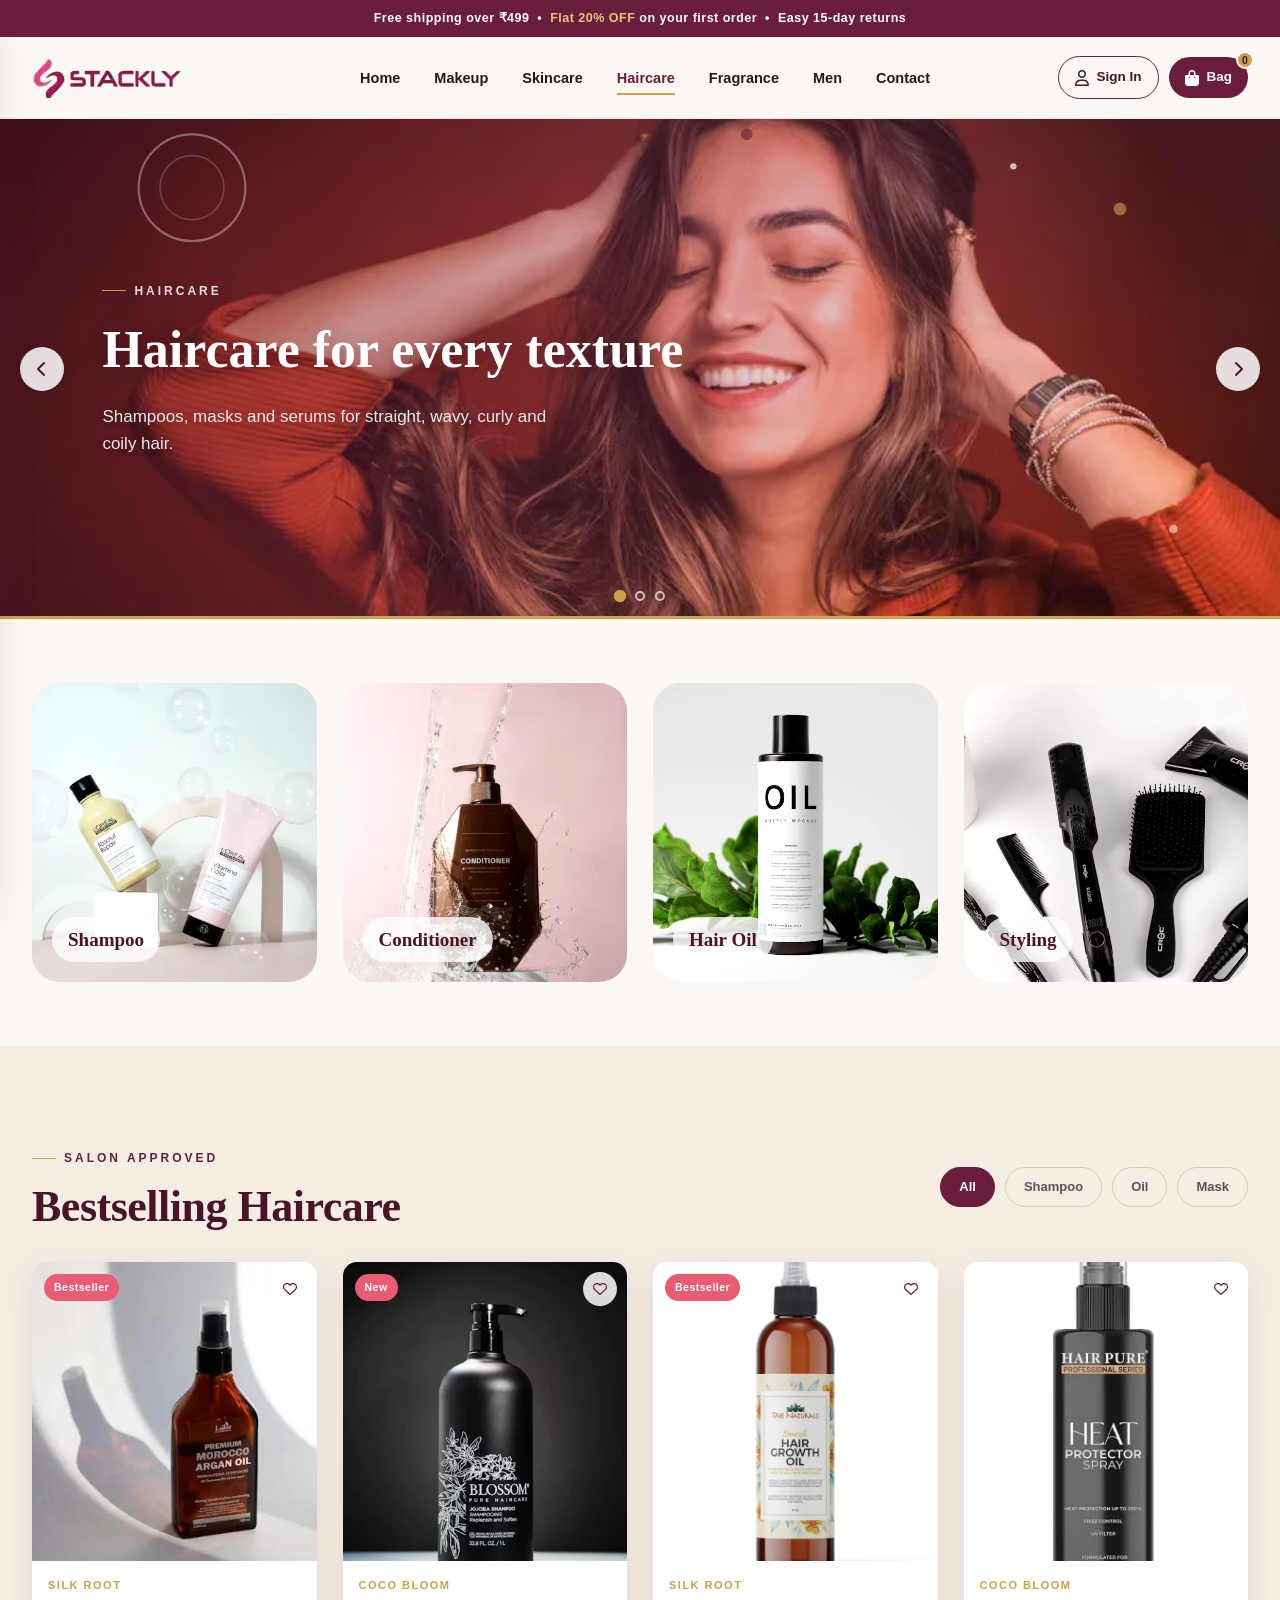
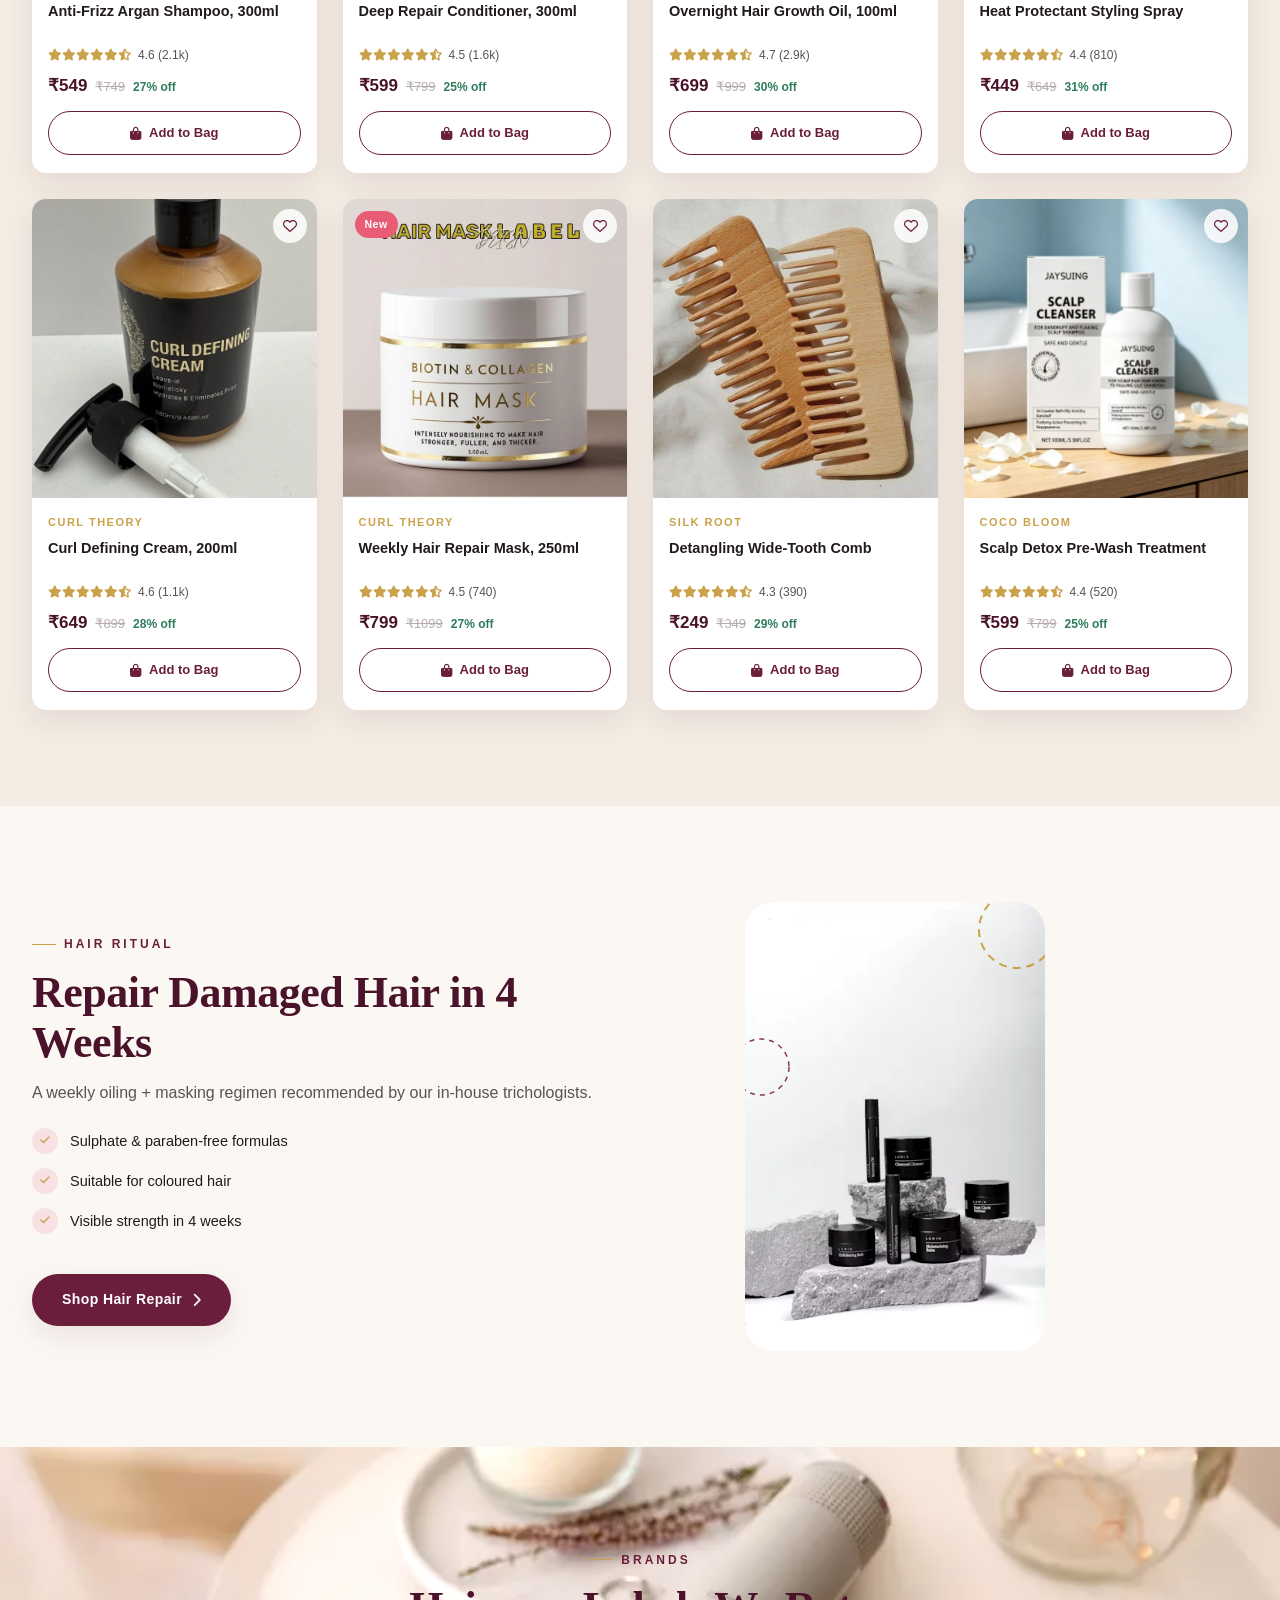
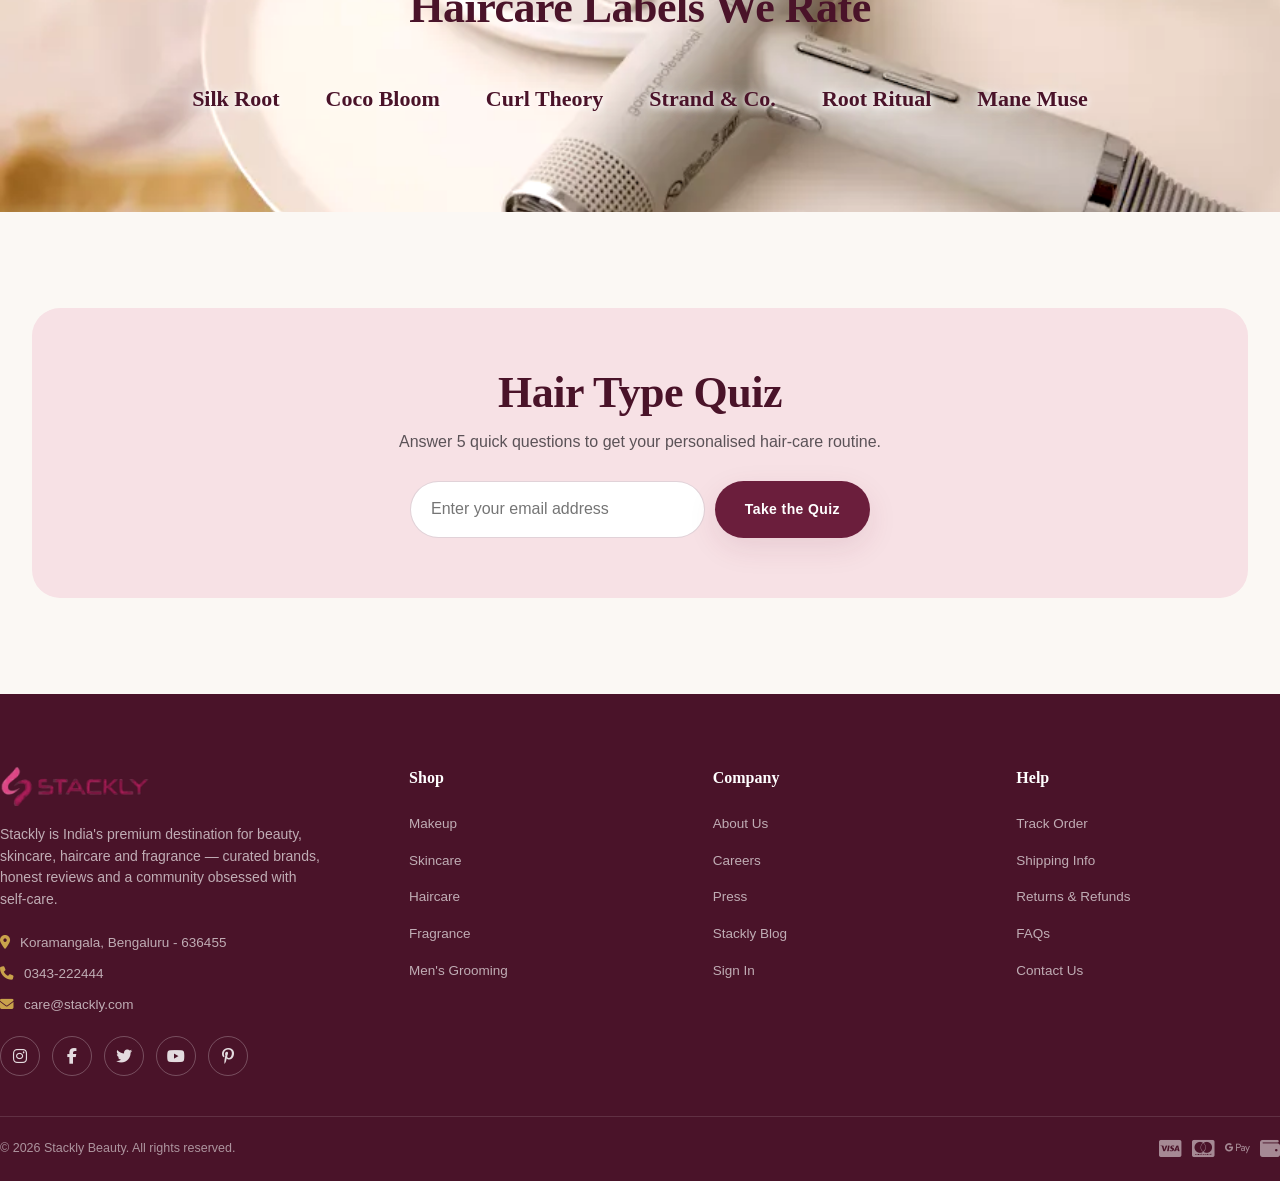
<file: haircare.html>
<!DOCTYPE html>
<html lang="en">
<head>
<meta charset="UTF-8">
<meta name="viewport" content="width=device-width, initial-scale=1.0, viewport-fit=cover">
<title>Haircare — Stackly Beauty</title>
<meta name="description" content="Shop shampoo, conditioner, hair oil and styling products at Stackly Beauty.">
<link rel="stylesheet" href="https://cdnjs.cloudflare.com/ajax/libs/font-awesome/6.5.1/css/all.min.css">
<link rel="stylesheet" href="css/style.css">
</head>
<body>

<div class="announce-strip">Free shipping over &#8377;499 &nbsp;&bull;&nbsp; <strong>Flat 20% OFF</strong> on your first order &nbsp;&bull;&nbsp; Easy 15-day returns</div>

<header class="site-header" id="siteHeader">
  <div class="header-container">
    <button class="hamburger" id="hamburgerBtn" aria-label="Open menu"><span></span><span></span><span></span></button>
    <a href="index.html" class="logo">
      <img src="Assets/stackly-logo-wine (1).webp" alt="Stackly Beauty" class="logo-img">
    </a>
    <nav class="main-nav" id="mainNav">
      <a href="index.html">Home</a>
      <a href="makeup.html">Makeup</a>
      <a href="skincare.html">Skincare</a>
      <a href="haircare.html" class="active">Haircare</a>
      <a href="fragrance.html">Fragrance</a>
      <a href="men.html">Men</a>
      <a href="contact.html">Contact</a>
    </nav>
    <div class="header-actions">
      <a href="login.html" class="icon-btn signin-btn"><i class="fa-regular fa-user"></i><span>Sign In</span></a>
      <a href="bag.html" class="icon-btn bag-btn"><i class="fa-solid fa-bag-shopping"></i><span>Bag</span><span class="bag-count">0</span></a>
    </div>
  </div>
</header>

<div class="nav-overlay" id="navOverlay"></div>
<aside class="mobile-drawer" id="mobileDrawer">
  <div class="drawer-top">
    <a href="index.html" class="logo">
      <img src="Assets/stackly-logo-wine (1).webp" alt="Stackly Beauty" class="logo-img">
    </a>
    <button class="drawer-close" id="drawerClose" aria-label="Close menu"><i class="fa-solid fa-xmark"></i></button>
  </div>
  <nav class="drawer-nav">
      <a href="index.html">Home <i class="fa-solid fa-chevron-right"></i></a>
      <a href="makeup.html">Makeup <i class="fa-solid fa-chevron-right"></i></a>
      <a href="skincare.html">Skincare <i class="fa-solid fa-chevron-right"></i></a>
      <a href="haircare.html" class="active">Haircare <i class="fa-solid fa-chevron-right"></i></a>
      <a href="fragrance.html">Fragrance <i class="fa-solid fa-chevron-right"></i></a>
      <a href="men.html">Men <i class="fa-solid fa-chevron-right"></i></a>
    <a href="contact.html">Contact <i class="fa-solid fa-chevron-right"></i></a>
    <div class="drawer-btns">
      <a href="login.html" class="btn btn-outline"><i class="fa-regular fa-user"></i> Sign In</a>
      <a href="bag.html" class="btn btn-primary"><i class="fa-solid fa-bag-shopping"></i> My Bag</a>
    </div>
  </nav>
</aside>

<main>

<section class="haircare-hero" id="haircareHero">
  <div class="haircare-hero-slides">
    <div class="haircare-slide active">
      <div class="haircare-slide-bg" style="background-image:url('Assets/HairCare-1.webp');"></div>
      <svg class="haircare-slide-fx" viewBox="0 0 1200 500" preserveAspectRatio="xMidYMid slice">
        <circle class="hc-fx-ring r1" cx="180" cy="80" r="50" fill="none" stroke="rgba(255,255,255,.35)" stroke-width="2"/>
        <circle class="hc-fx-ring r1" cx="180" cy="80" r="30" fill="none" stroke="rgba(255,255,255,.2)" stroke-width="1.5"/>
        <circle class="hc-fx-dot d1" cx="1050" cy="100" r="6" fill="rgba(201,162,75,.6)"/>
        <circle class="hc-fx-dot d2" cx="1100" cy="400" r="4" fill="rgba(255,255,255,.5)"/>
        <circle class="hc-fx-dot d3" cx="700" cy="30" r="5.5" fill="rgba(74,19,41,.5)"/>
        <circle class="hc-fx-sparkle s1" cx="950" cy="60" r="3" fill="rgba(255,255,255,.7)"/>
      </svg>
      <div class="haircare-slide-overlay"></div>
      <div class="haircare-slide-content">
        <div class="eyebrow">Haircare</div>
        <h1>Haircare for every texture</h1>
        <p>Shampoos, masks and serums for straight, wavy, curly and coily hair.</p>
      </div>
    </div>
    <div class="haircare-slide">
      <div class="haircare-slide-bg" style="background-image:url('Assets/HairCare2.webp');"></div>
      <svg class="haircare-slide-fx" viewBox="0 0 1200 500" preserveAspectRatio="xMidYMid slice">
        <circle class="hc-fx-ring r2" cx="1020" cy="90" r="55" fill="none" stroke="rgba(255,255,255,.3)" stroke-width="2"/>
        <circle class="hc-fx-ring r2" cx="1020" cy="90" r="35" fill="none" stroke="rgba(255,255,255,.18)" stroke-width="1.5"/>
        <circle class="hc-fx-dot d2" cx="120" cy="120" r="5" fill="rgba(201,162,75,.55)"/>
        <circle class="hc-fx-dot d1" cx="1150" cy="430" r="4.5" fill="rgba(255,255,255,.5)"/>
        <circle class="hc-fx-dot d3" cx="650" cy="25" r="5" fill="rgba(74,19,41,.5)"/>
        <circle class="hc-fx-sparkle s2" cx="400" cy="50" r="3" fill="rgba(255,255,255,.65)"/>
      </svg>
      <div class="haircare-slide-overlay"></div>
      <div class="haircare-slide-content">
        <div class="eyebrow">Shampoo & Conditioner</div>
        <h1>Stronger hair starts here</h1>
        <p>Salon-grade formulas for damage repair and deep nourishment.</p>
      </div>
    </div>
    <div class="haircare-slide">
      <div class="haircare-slide-bg" style="background-image:url('Assets/HairCare3.webp');"></div>
      <svg class="haircare-slide-fx" viewBox="0 0 1200 500" preserveAspectRatio="xMidYMid slice">
        <circle class="hc-fx-ring r1" cx="150" cy="100" r="48" fill="none" stroke="rgba(255,255,255,.32)" stroke-width="2"/>
        <circle class="hc-fx-ring r1" cx="150" cy="100" r="28" fill="none" stroke="rgba(255,255,255,.18)" stroke-width="1.5"/>
        <circle class="hc-fx-dot d1" cx="1080" cy="80" r="5.5" fill="rgba(201,162,75,.6)"/>
        <circle class="hc-fx-dot d2" cx="1120" cy="420" r="4" fill="rgba(255,255,255,.5)"/>
        <circle class="hc-fx-dot d3" cx="720" cy="35" r="5" fill="rgba(74,19,41,.55)"/>
        <circle class="hc-fx-sparkle s1" cx="900" cy="70" r="3" fill="rgba(255,255,255,.7)"/>
      </svg>
      <div class="haircare-slide-overlay"></div>
      <div class="haircare-slide-content">
        <div class="eyebrow">Bestsellers</div>
        <h1>Love your hair again</h1>
        <p>Explore top-rated haircare loved across India.</p>
      </div>
    </div>
  </div>
  <button class="haircare-hero-arrow haircare-hero-prev" aria-label="Previous slide"><i class="fa-solid fa-chevron-left"></i></button>
  <button class="haircare-hero-arrow haircare-hero-next" aria-label="Next slide"><i class="fa-solid fa-chevron-right"></i></button>
  <div class="haircare-hero-progress"><div class="haircare-hero-progress-fill"></div></div>
  <div class="haircare-hero-dots">
    <button class="haircare-hero-dot active" data-index="0" aria-label="Slide 1"></button>
    <button class="haircare-hero-dot" data-index="1" aria-label="Slide 2"></button>
    <button class="haircare-hero-dot" data-index="2" aria-label="Slide 3"></button>
  </div>
</section>

<section class="section-tight">
  <div class="container">
    <div class="grid grid-4">
      <a href="#trending" class="cat-tile reveal"><img src="Assets/Shampoo.webp" alt="Shampoo" class="cat-tile-img"><span class="cat-tile-label">Shampoo</span></a>
      <a href="#trending" class="cat-tile reveal reveal-delay-1"><img src="Assets/conditioner.webp" alt="Conditioner" class="cat-tile-img"><span class="cat-tile-label">Conditioner</span></a>
      <a href="#trending" class="cat-tile reveal reveal-delay-2"><img src="Assets/Hair_oil.webp" alt="Hair Oil" class="cat-tile-img"><span class="cat-tile-label">Hair Oil</span></a>
      <a href="#trending" class="cat-tile reveal reveal-delay-3"><img src="Assets/Styling_images.webp" alt="Styling" class="cat-tile-img"><span class="cat-tile-label">Styling</span></a>
    </div>
  </div>
</section>

<section class="section" style="background:var(--ivory-2);" id="trending">
  <div class="container">
    <div class="filter-bar reveal">
      <div class="section-head" style="margin-bottom:0;"><div class="eyebrow">Salon Approved</div><h2 class="section-title">Bestselling Haircare</h2></div>
      <div class="filter-chips"><button class="chip active" data-filter="all">All</button><button class="chip" data-filter="shampoo">Shampoo</button><button class="chip" data-filter="oil">Oil</button><button class="chip" data-filter="mask">Mask</button></div>
    </div>
    <div class="grid grid-4">
      
      <div class="product-card reveal" data-cat="shampoo">
        <div class="product-media"><img src="Assets/Argan_Oil.webp" alt="Argan Shampoo" class="product-media-img"></div>
        <button class="product-wish" aria-label="Add to wishlist"><i class="fa-regular fa-heart"></i></button>
        <div class="product-badge">Bestseller</div>
        <div class="product-info">
          <div class="product-brand">Silk Root</div>
          <div class="product-name">Anti-Frizz Argan Shampoo, 300ml</div>
          <div class="product-rating"><span class="stars"><i class="fa-solid fa-star"></i><i class="fa-solid fa-star"></i><i class="fa-solid fa-star"></i><i class="fa-solid fa-star"></i><i class="fa-solid fa-star"></i><i class="fa-solid fa-star-half-stroke"></i></span> 4.6 (2.1k)</div>
          <div class="product-price"><span class="price-now">&#8377;549</span><span class="price-old">&#8377;749</span><span class="price-off">27% off</span></div>
          <button class="add-bag-btn" data-id="hc1" data-name="Anti-Frizz Argan Shampoo, 300ml" data-brand="Silk Root" data-price="549" data-oldprice="749" data-cat="hair"><i class="fa-solid fa-bag-shopping"></i> Add to Bag</button>
        </div>
      </div>
      
      <div class="product-card reveal" data-cat="shampoo">
        <div class="product-media"><img src="Assets/hair_conditioner.webp" alt="" class="product-media-img"></div>
        <button class="product-wish" aria-label="Add to wishlist"><i class="fa-regular fa-heart"></i></button>
        <div class="product-badge">New</div>
        <div class="product-info">
          <div class="product-brand">Coco Bloom</div>
          <div class="product-name">Deep Repair Conditioner, 300ml</div>
          <div class="product-rating"><span class="stars"><i class="fa-solid fa-star"></i><i class="fa-solid fa-star"></i><i class="fa-solid fa-star"></i><i class="fa-solid fa-star"></i><i class="fa-solid fa-star"></i><i class="fa-solid fa-star-half-stroke"></i></span> 4.5 (1.6k)</div>
          <div class="product-price"><span class="price-now">&#8377;599</span><span class="price-old">&#8377;799</span><span class="price-off">25% off</span></div>
          <button class="add-bag-btn" data-id="hc2" data-name="Deep Repair Conditioner, 300ml" data-brand="Coco Bloom" data-price="599" data-oldprice="799" data-cat="hair"><i class="fa-solid fa-bag-shopping"></i> Add to Bag</button>
        </div>
      </div>
      
      <div class="product-card reveal" data-cat="oil">
        <div class="product-media"><img src="Assets/hair_growth_oil.webp" alt="" class="product-media-img"></div>
        <button class="product-wish" aria-label="Add to wishlist"><i class="fa-regular fa-heart"></i></button>
        <div class="product-badge">Bestseller</div>
        <div class="product-info">
          <div class="product-brand">Silk Root</div>
          <div class="product-name">Overnight Hair Growth Oil, 100ml</div>
          <div class="product-rating"><span class="stars"><i class="fa-solid fa-star"></i><i class="fa-solid fa-star"></i><i class="fa-solid fa-star"></i><i class="fa-solid fa-star"></i><i class="fa-solid fa-star"></i><i class="fa-solid fa-star-half-stroke"></i></span> 4.7 (2.9k)</div>
          <div class="product-price"><span class="price-now">&#8377;699</span><span class="price-old">&#8377;999</span><span class="price-off">30% off</span></div>
          <button class="add-bag-btn" data-id="hc3" data-name="Overnight Hair Growth Oil, 100ml" data-brand="Silk Root" data-price="699" data-oldprice="999" data-cat="hair"><i class="fa-solid fa-bag-shopping"></i> Add to Bag</button>
        </div>
      </div>
      
      <div class="product-card reveal">
        <div class="product-media"><img src="Assets/heat_spray.webp" alt="" class="product-media-img"></div>
        <button class="product-wish" aria-label="Add to wishlist"><i class="fa-regular fa-heart"></i></button>
        
        <div class="product-info">
          <div class="product-brand">Coco Bloom</div>
          <div class="product-name">Heat Protectant Styling Spray</div>
          <div class="product-rating"><span class="stars"><i class="fa-solid fa-star"></i><i class="fa-solid fa-star"></i><i class="fa-solid fa-star"></i><i class="fa-solid fa-star"></i><i class="fa-solid fa-star"></i><i class="fa-solid fa-star-half-stroke"></i></span> 4.4 (810)</div>
          <div class="product-price"><span class="price-now">&#8377;449</span><span class="price-old">&#8377;649</span><span class="price-off">31% off</span></div>
          <button class="add-bag-btn" data-id="hc4" data-name="Heat Protectant Styling Spray" data-brand="Coco Bloom" data-price="449" data-oldprice="649" data-cat="hair"><i class="fa-solid fa-bag-shopping"></i> Add to Bag</button>
        </div>
      </div>
      
      <div class="product-card reveal">
        <div class="product-media"><img src="Assets/cream.webp" alt="" class="product-media-img"></div>
        <button class="product-wish" aria-label="Add to wishlist"><i class="fa-regular fa-heart"></i></button>
        
        <div class="product-info">
          <div class="product-brand">Curl Theory</div>
          <div class="product-name">Curl Defining Cream, 200ml</div>
          <div class="product-rating"><span class="stars"><i class="fa-solid fa-star"></i><i class="fa-solid fa-star"></i><i class="fa-solid fa-star"></i><i class="fa-solid fa-star"></i><i class="fa-solid fa-star"></i><i class="fa-solid fa-star-half-stroke"></i></span> 4.6 (1.1k)</div>
          <div class="product-price"><span class="price-now">&#8377;649</span><span class="price-old">&#8377;899</span><span class="price-off">28% off</span></div>
          <button class="add-bag-btn" data-id="hc5" data-name="Curl Defining Cream, 200ml" data-brand="Curl Theory" data-price="649" data-oldprice="899" data-cat="hair"><i class="fa-solid fa-bag-shopping"></i> Add to Bag</button>
        </div>
      </div>
      
      <div class="product-card reveal" data-cat="mask">
        <div class="product-media"><img src="Assets/hair_mask.webp" alt="" class="product-media-img"></div>
        <button class="product-wish" aria-label="Add to wishlist"><i class="fa-regular fa-heart"></i></button>
        <div class="product-badge">New</div>
        <div class="product-info">
          <div class="product-brand">Curl Theory</div>
          <div class="product-name">Weekly Hair Repair Mask, 250ml</div>
          <div class="product-rating"><span class="stars"><i class="fa-solid fa-star"></i><i class="fa-solid fa-star"></i><i class="fa-solid fa-star"></i><i class="fa-solid fa-star"></i><i class="fa-solid fa-star"></i><i class="fa-solid fa-star-half-stroke"></i></span> 4.5 (740)</div>
          <div class="product-price"><span class="price-now">&#8377;799</span><span class="price-old">&#8377;1099</span><span class="price-off">27% off</span></div>
          <button class="add-bag-btn" data-id="hc6" data-name="Weekly Hair Repair Mask, 250ml" data-brand="Curl Theory" data-price="799" data-oldprice="1099" data-cat="hair"><i class="fa-solid fa-bag-shopping"></i> Add to Bag</button>
        </div>
      </div>
      
      <div class="product-card reveal">
        <div class="product-media"><img src="Assets/comb.webp" alt="" class="product-media-img"></div>
        <button class="product-wish" aria-label="Add to wishlist"><i class="fa-regular fa-heart"></i></button>
        
        <div class="product-info">
          <div class="product-brand">Silk Root</div>
          <div class="product-name">Detangling Wide-Tooth Comb</div>
          <div class="product-rating"><span class="stars"><i class="fa-solid fa-star"></i><i class="fa-solid fa-star"></i><i class="fa-solid fa-star"></i><i class="fa-solid fa-star"></i><i class="fa-solid fa-star"></i><i class="fa-solid fa-star-half-stroke"></i></span> 4.3 (390)</div>
          <div class="product-price"><span class="price-now">&#8377;249</span><span class="price-old">&#8377;349</span><span class="price-off">29% off</span></div>
          <button class="add-bag-btn" data-id="hc7" data-name="Detangling Wide-Tooth Comb" data-brand="Silk Root" data-price="249" data-oldprice="349" data-cat="hair"><i class="fa-solid fa-bag-shopping"></i> Add to Bag</button>
        </div>
      </div>
      
      <div class="product-card reveal">
        <div class="product-media"><img src="Assets/scalp_cleaner.webp" alt="" class="product-media-img"></div>
        <button class="product-wish" aria-label="Add to wishlist"><i class="fa-regular fa-heart"></i></button>
        
        <div class="product-info">
          <div class="product-brand">Coco Bloom</div>
          <div class="product-name">Scalp Detox Pre-Wash Treatment</div>
          <div class="product-rating"><span class="stars"><i class="fa-solid fa-star"></i><i class="fa-solid fa-star"></i><i class="fa-solid fa-star"></i><i class="fa-solid fa-star"></i><i class="fa-solid fa-star"></i><i class="fa-solid fa-star-half-stroke"></i></span> 4.4 (520)</div>
          <div class="product-price"><span class="price-now">&#8377;599</span><span class="price-old">&#8377;799</span><span class="price-off">25% off</span></div>
          <button class="add-bag-btn" data-id="hc8" data-name="Scalp Detox Pre-Wash Treatment" data-brand="Coco Bloom" data-price="599" data-oldprice="799" data-cat="hair"><i class="fa-solid fa-bag-shopping"></i> Add to Bag</button>
        </div>
      </div>
    </div>
  </div>
</section>

<section class="section">
  <div class="container split-feature reverse">
    <div class="split-media reveal">
      <img src="Assets/Hair_damageeee.webp" alt="Hair Damage Repair">
      <svg class="sm-svg sm-svg-1" viewBox="0 0 80 80"><circle cx="40" cy="40" r="38" stroke="#C9A24B" stroke-width="2" fill="none" stroke-dasharray="8 6"/></svg>
      <svg class="sm-svg sm-svg-2" viewBox="0 0 50 50"><circle cx="25" cy="25" r="4" fill="#C9A24B"/></svg>
      <svg class="sm-svg sm-svg-3" viewBox="0 0 60 60"><circle cx="30" cy="30" r="28" stroke="#8C3159" stroke-width="1.5" fill="none" stroke-dasharray="5 5"/></svg>
      <svg class="sm-svg sm-svg-4" viewBox="0 0 40 40"><circle cx="20" cy="20" r="3" fill="#8C3159"/></svg>
      <svg class="sm-svg sm-svg-5" viewBox="0 0 30 30"><circle cx="15" cy="15" r="2" fill="#C9A24B" opacity=".5"/></svg>
    </div>
    <div class="reveal reveal-delay-1">
      <div class="eyebrow">Hair Ritual</div>
      <h2 class="section-title">Repair Damaged Hair in 4 Weeks</h2>
      <p class="section-sub">A weekly oiling + masking regimen recommended by our in-house trichologists.</p>
      <ul class="feature-list">
        <li><i class="fa-solid fa-check"></i> Sulphate &amp; paraben-free formulas</li>
        <li><i class="fa-solid fa-check"></i> Suitable for coloured hair</li>
        <li><i class="fa-solid fa-check"></i> Visible strength in 4 weeks</li>
      </ul>
      <a href="404.html" class="btn btn-primary mt-40">Shop Hair Repair <i class="fa-solid fa-chevron-right"></i></a>
    </div>
  </div>
</section>

<section class="section haircare-brands-bg" id="brands">
  <div class="container">
    <div class="section-head center reveal"><div class="eyebrow" style="justify-content:center;">Brands</div><h2 class="section-title">Haircare Labels We Rate</h2></div>
    <div class="brand-strip reveal"><span class="brand-name">Silk Root</span><span class="brand-name">Coco Bloom</span><span class="brand-name">Curl Theory</span><span class="brand-name">Strand &amp; Co.</span><span class="brand-name">Root Ritual</span><span class="brand-name">Mane Muse</span></div>
  </div>
</section>

<section class="section">
  <div class="container">
    <div class="newsletter reveal">
      <h2 class="section-title">Hair Type Quiz</h2>
      <p class="section-sub" style="margin-left:auto;margin-right:auto;">Answer 5 quick questions to get your personalised hair-care routine.</p>
      <form class="newsletter-form"><input type="email" placeholder="Enter your email address" required><button type="submit" class="btn btn-primary">Take the Quiz</button></form>
    </div>
  </div>
</section>

</main>

<footer class="site-footer">
  <div class="container footer-top">
    <div class="footer-about">
      <a href="index.html" class="logo">
        <img src="Assets/stackly-logo-wine (1).webp" alt="Stackly Beauty" class="logo-img">
      </a>
      <p>Stackly is India's premium destination for beauty, skincare, haircare and fragrance — curated brands, honest reviews and a community obsessed with self-care.</p>
      <div class="footer-address"><i class="fa-solid fa-location-dot"></i><span>Koramangala, Bengaluru - 636455</span></div>
      <div class="footer-address"><i class="fa-solid fa-phone"></i><span>0343-222444</span></div>
      <div class="footer-address"><i class="fa-solid fa-envelope"></i><span>care@stackly.com</span></div>
      <div class="footer-social">
        <a href="#" aria-label="Instagram"><i class="fa-brands fa-instagram"></i></a>
        <a href="#" aria-label="Facebook"><i class="fa-brands fa-facebook-f"></i></a>
        <a href="#" aria-label="Twitter"><i class="fa-brands fa-twitter"></i></a>
        <a href="#" aria-label="YouTube"><i class="fa-brands fa-youtube"></i></a>
        <a href="#" aria-label="Pinterest"><i class="fa-brands fa-pinterest-p"></i></a>
      </div>
    </div>
    <div class="footer-col">
      <div class="footer-acc-head"><h4>Shop</h4><i class="fa-solid fa-chevron-down"></i></div>
      <ul>
        <li><a href="404.html">Makeup</a></li>
        <li><a href="404.html">Skincare</a></li>
        <li><a href="404.html">Haircare</a></li>
        <li><a href="404.html">Fragrance</a></li>
        <li><a href="404.html">Men's Grooming</a></li>
      </ul>
    </div>
    <div class="footer-col">
      <div class="footer-acc-head"><h4>Company</h4><i class="fa-solid fa-chevron-down"></i></div>
      <ul>
        <li><a href="404.html">About Us</a></li>
        <li><a href="404.html">Careers</a></li>
        <li><a href="404.html">Press</a></li>
        <li><a href="404.html">Stackly Blog</a></li>
        <li><a href="404.html">Sign In</a></li>
      </ul>
    </div>
    <div class="footer-col">
      <div class="footer-acc-head"><h4>Help</h4><i class="fa-solid fa-chevron-down"></i></div>
      <ul>
        <li><a href="404.html">Track Order</a></li>
        <li><a href="404.html">Shipping Info</a></li>
        <li><a href="404.html">Returns &amp; Refunds</a></li>
        <li><a href="404.html">FAQs</a></li>
        <li><a href="404.html">Contact Us</a></li>
      </ul>
    </div>
  </div>
  <div class="container footer-bottom">
    <span>&copy; 2026 Stackly Beauty. All rights reserved.</span>
    <div class="pay-icons"><i class="fa-brands fa-cc-visa"></i><i class="fa-brands fa-cc-mastercard"></i><i class="fa-brands fa-google-pay"></i><i class="fa-solid fa-wallet"></i></div>
  </div>
</footer>
<button class="to-top" id="toTopBtn" aria-label="Scroll to top"><i class="fa-solid fa-arrow-up"></i></button>
<script src="js/script.js"></script>
<script>
(function(){
  var hero = document.getElementById('haircareHero');
  if(!hero) return;
  var slides = hero.querySelectorAll('.haircare-slide');
  var dots = hero.querySelectorAll('.haircare-hero-dot');
  var fill = hero.querySelector('.haircare-hero-progress-fill');
  var prev = hero.querySelector('.haircare-hero-prev');
  var next = hero.querySelector('.haircare-hero-next');
  var current = 0, interval = 2500, timer, progress;

  function goTo(i){
    slides[current].classList.remove('active');
    dots[current].classList.remove('active');
    current = (i + slides.length) % slides.length;
    slides[current].classList.add('active');
    dots[current].classList.add('active');
    resetProgress();
  }

  function resetProgress(){
    clearInterval(progress);
    fill.style.transition = 'none';
    fill.style.width = '0%';
    void fill.offsetWidth;
    fill.style.transition = 'width ' + interval + 'ms linear';
    fill.style.width = '100%';
    clearInterval(timer);
    timer = setTimeout(function(){ goTo(current + 1); }, interval);
  }

  prev.addEventListener('click', function(){ goTo(current - 1); });
  next.addEventListener('click', function(){ goTo(current + 1); });
  dots.forEach(function(d){
    d.addEventListener('click', function(){ goTo(parseInt(d.dataset.index)); });
  });

  hero.addEventListener('mouseenter', function(){ clearInterval(timer); clearInterval(progress); });
  hero.addEventListener('mouseleave', resetProgress);

  resetProgress();
})();
</script>
</body>
</html>
</file>
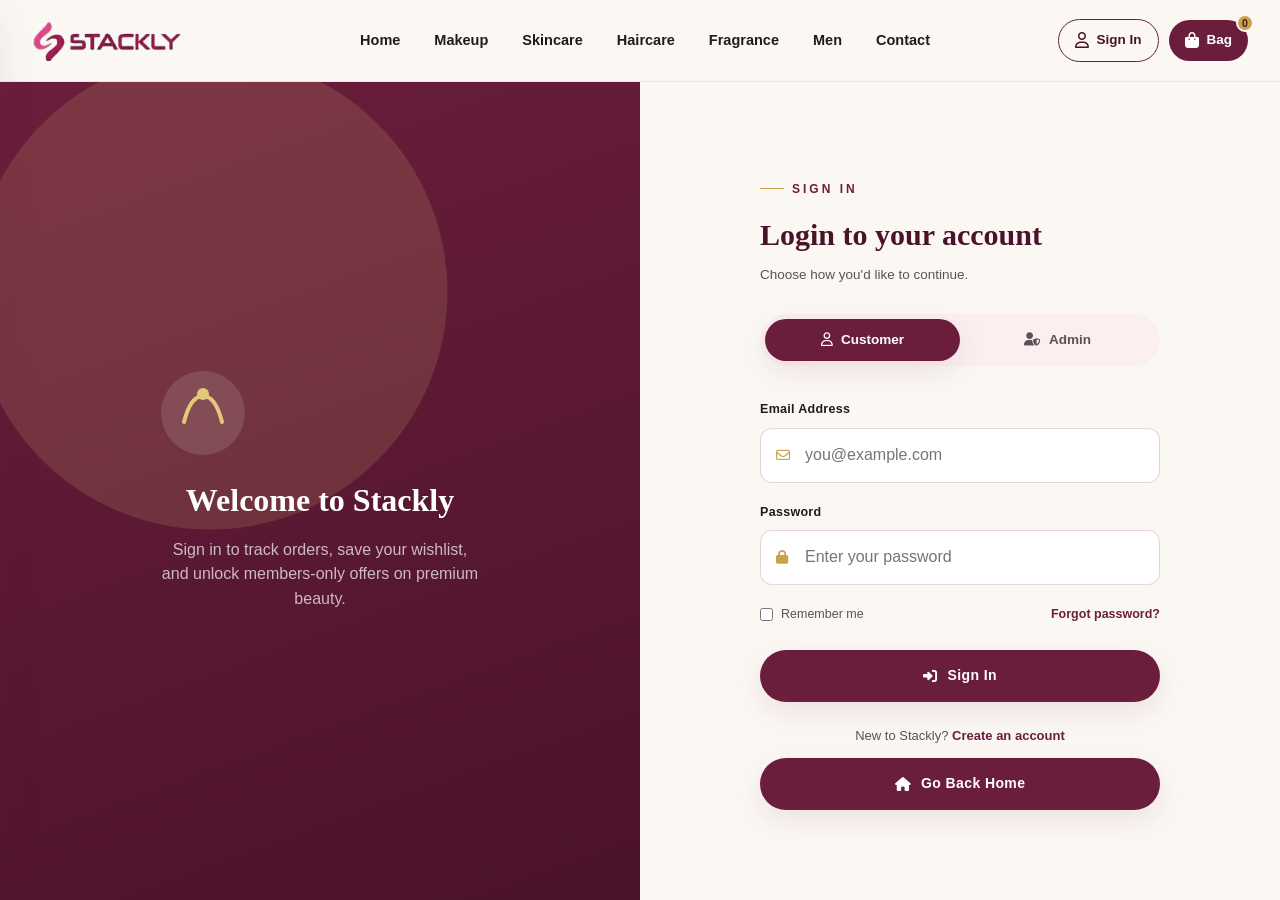
<file: login.html>
<!DOCTYPE html>
<html lang="en">
<head>
<meta charset="UTF-8">
<meta name="viewport" content="width=device-width, initial-scale=1.0, viewport-fit=cover">
<title>Sign In — Stackly Beauty</title>
<link rel="stylesheet" href="https://cdnjs.cloudflare.com/ajax/libs/font-awesome/6.5.1/css/all.min.css">
<link rel="stylesheet" href="css/style.css">
</head>
<body>

<header class="site-header" id="siteHeader">
  <div class="header-container">
    <button class="hamburger" id="hamburgerBtn" aria-label="Open menu"><span></span><span></span><span></span></button>
    <a href="index.html" class="logo">
      <img src="Assets/stackly-logo-wine (1).webp" alt="Stackly Beauty" class="logo-img">
    </a>
    <nav class="main-nav" id="mainNav">
      <a href="index.html">Home</a>
      <a href="makeup.html">Makeup</a>
      <a href="skincare.html">Skincare</a>
      <a href="haircare.html">Haircare</a>
      <a href="fragrance.html">Fragrance</a>
      <a href="men.html">Men</a>
      <a href="contact.html">Contact</a>
    </nav>
    <div class="header-actions">
      <a href="login.html" class="icon-btn signin-btn"><i class="fa-regular fa-user"></i><span>Sign In</span></a>
      <a href="bag.html" class="icon-btn bag-btn"><i class="fa-solid fa-bag-shopping"></i><span>Bag</span><span class="bag-count">0</span></a>
    </div>
  </div>
</header>

<div class="nav-overlay" id="navOverlay"></div>
<aside class="mobile-drawer" id="mobileDrawer">
  <div class="drawer-top">
    <a href="index.html" class="logo">
      <img src="Assets/stackly-logo-wine (1).webp" alt="Stackly Beauty" class="logo-img">
    </a>
    <button class="drawer-close" id="drawerClose" aria-label="Close menu"><i class="fa-solid fa-xmark"></i></button>
  </div>
  <nav class="drawer-nav">
    <a href="index.html">Home <i class="fa-solid fa-chevron-right"></i></a>
    <a href="makeup.html">Makeup <i class="fa-solid fa-chevron-right"></i></a>
    <a href="skincare.html">Skincare <i class="fa-solid fa-chevron-right"></i></a>
    <a href="haircare.html">Haircare <i class="fa-solid fa-chevron-right"></i></a>
    <a href="fragrance.html">Fragrance <i class="fa-solid fa-chevron-right"></i></a>
    <a href="men.html">Men <i class="fa-solid fa-chevron-right"></i></a>
    <a href="contact.html">Contact <i class="fa-solid fa-chevron-right"></i></a>
    <div class="drawer-btns">
      <a href="bag.html" class="btn btn-primary"><i class="fa-solid fa-bag-shopping"></i> My Bag</a>
    </div>
  </nav>
</aside>

<main>
<div class="login-wrap">
  <div class="login-visual">
    <svg viewBox="0 0 400 400" style="position:absolute; opacity:.15; top:-40px; left:-40px;" width="500">
      <circle cx="200" cy="200" r="190" fill="#E4C77A"/>
    </svg>
    <div class="login-visual-inner">
      <svg width="86" height="86" viewBox="0 0 86 86" class="float-el">
        <circle cx="43" cy="43" r="42" fill="rgba(255,255,255,.12)"/>
        <path d="M24 52c4-16 10-26 19-26s15 10 19 26" stroke="#E4C77A" stroke-width="4" fill="none" stroke-linecap="round"/>
        <circle cx="43" cy="24" r="6" fill="#E4C77A"/>
      </svg>
      <h2>Welcome to Stackly</h2>
      <p>Sign in to track orders, save your wishlist, and unlock members-only offers on premium beauty.</p>
    </div>
  </div>

  <div class="login-form-side">
    <div class="login-box reveal in-view">
      <div class="eyebrow">Sign In</div>
      <h1 style="font-family:var(--font-display); font-size:30px; color:var(--wine-dark); margin-bottom:6px;">Login to your account</h1>
      <p style="color:var(--ink-soft); font-size:13.5px; margin-bottom:28px;">Choose how you'd like to continue.</p>

      <div class="role-toggle">
        <button type="button" id="roleUser" class="active"><i class="fa-regular fa-user"></i> Customer</button>
        <button type="button" id="roleAdmin"><i class="fa-solid fa-user-shield"></i> Admin</button>
      </div>

      <div class="login-error" id="loginError"><i class="fa-solid fa-circle-exclamation"></i> <span></span></div>

      <form id="loginForm" novalidate>
        <div class="field">
          <label for="loginEmail">Email Address</label>
          <div class="input-wrap">
            <i class="fa-regular fa-envelope"></i>
            <input type="email" id="loginEmail" placeholder="you@example.com" required onblur="if(this.value && !/^[a-zA-Z0-9._%+-]+@gmail\.com$/i.test(this.value)){alert('Only Gmail addresses are allowed.'); this.value=''; this.focus();}">
          </div>
        </div>
        <div class="field">
          <label for="loginPass">Password</label>
          <div class="input-wrap">
            <i class="fa-solid fa-lock"></i>
            <input type="password" id="loginPass" placeholder="Enter your password" required>
          </div>
        </div>
        <div class="form-meta">
          <label style="display:flex; align-items:center; gap:8px; color:var(--ink-soft);"><input type="checkbox" style="width:auto;"> Remember me</label>
          <a href="404.html">Forgot password?</a>
        </div>
        <button type="submit" class="btn btn-primary btn-block">
          <i class="fa-solid fa-right-to-bracket"></i> Sign In
        </button>
      </form>

      <p class="login-alt">New to Stackly? <a href="signup.html">Create an account</a></p>
      <a href="index.html" class="btn btn-primary btn-block" style="margin-top:12px; text-align:center;">
        <i class="fa-solid fa-house"></i> Go Back Home
      </a>
    </div>
  </div>
</div>
</main>

<script src="js/script.js"></script>
</body>
</html>
</file>
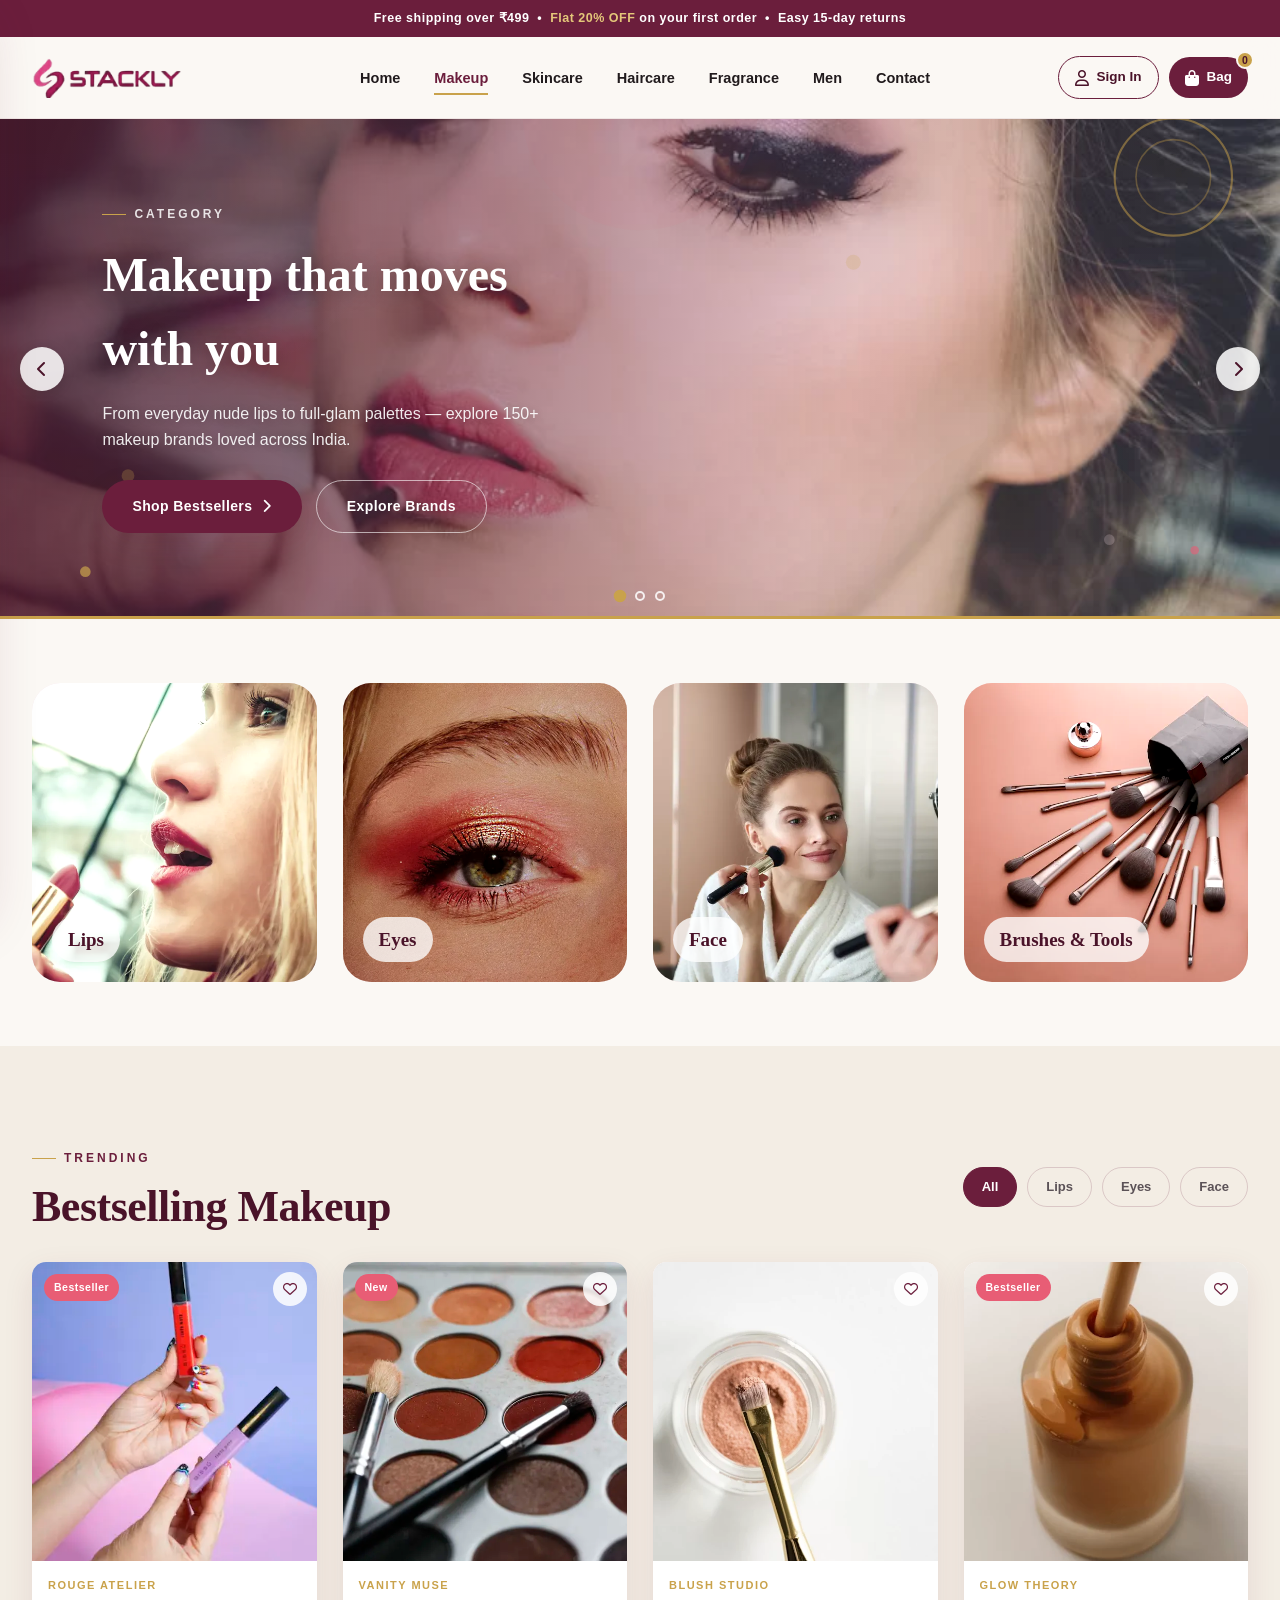
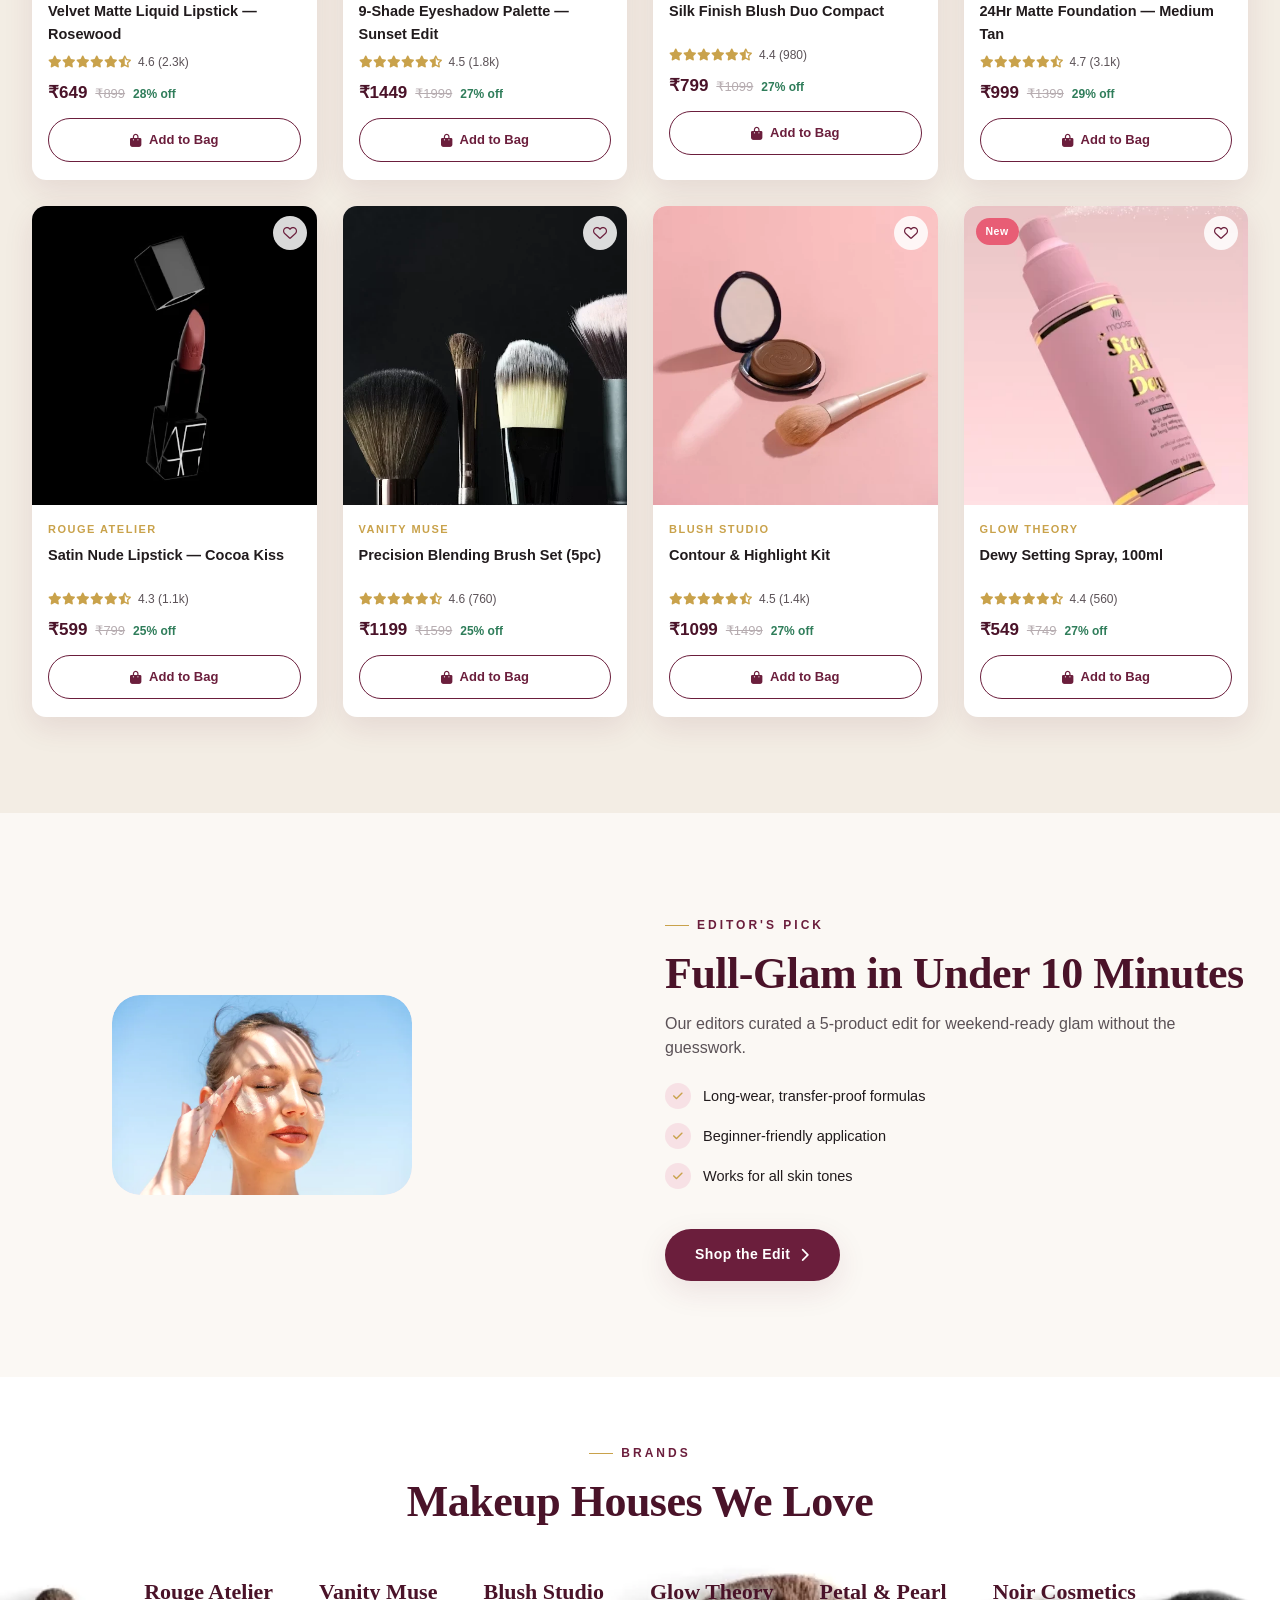
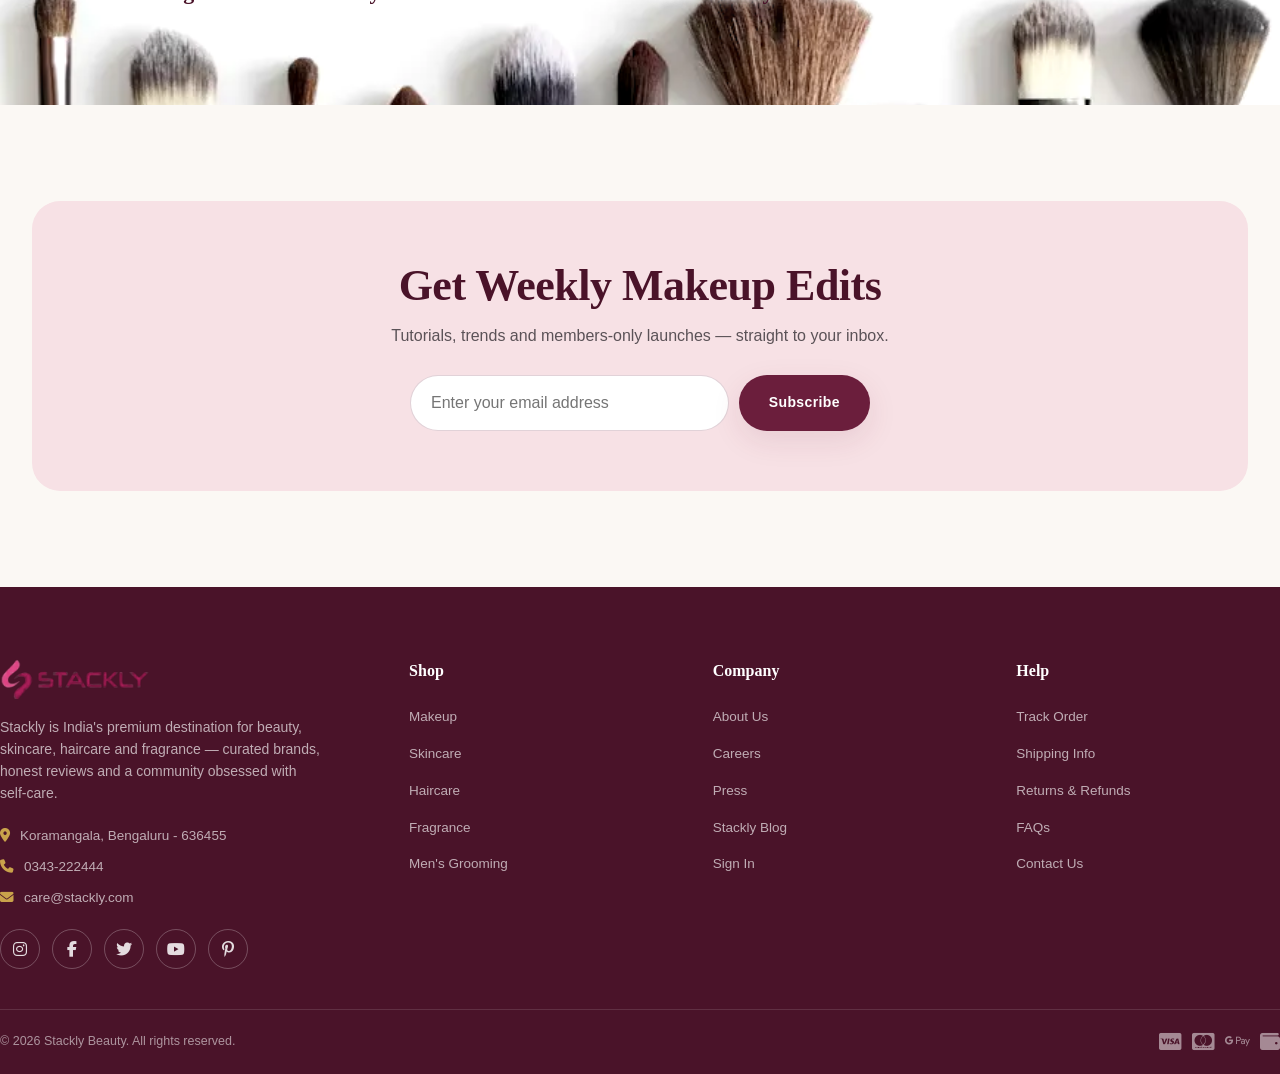
<file: makeup.html>
<!DOCTYPE html>
<html lang="en">
<head>
<meta charset="UTF-8">
<meta name="viewport" content="width=device-width, initial-scale=1.0, viewport-fit=cover">
<title>Makeup — Stackly Beauty</title>
<meta name="description" content="Shop premium lipstick, eyeshadow, foundation and makeup brushes at Stackly Beauty.">
<link rel="stylesheet" href="https://cdnjs.cloudflare.com/ajax/libs/font-awesome/6.5.1/css/all.min.css">
<link rel="stylesheet" href="css/style.css">
</head>
<body>

<div class="announce-strip">Free shipping over &#8377;499 &nbsp;&bull;&nbsp; <strong>Flat 20% OFF</strong> on your first order &nbsp;&bull;&nbsp; Easy 15-day returns</div>

<header class="site-header" id="siteHeader">
  <div class="header-container">
    <button class="hamburger" id="hamburgerBtn" aria-label="Open menu"><span></span><span></span><span></span></button>
    <a href="index.html" class="logo">
      <img src="Assets/stackly-logo-wine (1).webp" alt="Stackly Beauty" class="logo-img">
    </a>
    <nav class="main-nav" id="mainNav">
      <a href="index.html">Home</a>
      <a href="makeup.html" class="active">Makeup</a>
      <a href="skincare.html">Skincare</a>
      <a href="haircare.html">Haircare</a>
      <a href="fragrance.html">Fragrance</a>
      <a href="men.html">Men</a>
      <a href="contact.html">Contact</a>
    </nav>
    <div class="header-actions">
      <a href="login.html" class="icon-btn signin-btn"><i class="fa-regular fa-user"></i><span>Sign In</span></a>
      <a href="bag.html" class="icon-btn bag-btn"><i class="fa-solid fa-bag-shopping"></i><span>Bag</span><span class="bag-count">0</span></a>
    </div>
  </div>
</header>

<div class="nav-overlay" id="navOverlay"></div>
<aside class="mobile-drawer" id="mobileDrawer">
  <div class="drawer-top">
    <a href="index.html" class="logo">
      <img src="Assets/stackly-logo-wine (1).webp" alt="Stackly Beauty" class="logo-img">
    </a>
    <button class="drawer-close" id="drawerClose" aria-label="Close menu"><i class="fa-solid fa-xmark"></i></button>
  </div>
  <nav class="drawer-nav">
      <a href="index.html">Home <i class="fa-solid fa-chevron-right"></i></a>
      <a href="makeup.html" class="active">Makeup <i class="fa-solid fa-chevron-right"></i></a>
      <a href="skincare.html">Skincare <i class="fa-solid fa-chevron-right"></i></a>
      <a href="haircare.html">Haircare <i class="fa-solid fa-chevron-right"></i></a>
      <a href="fragrance.html">Fragrance <i class="fa-solid fa-chevron-right"></i></a>
      <a href="men.html">Men <i class="fa-solid fa-chevron-right"></i></a>
    <a href="contact.html">Contact <i class="fa-solid fa-chevron-right"></i></a>
    <div class="drawer-btns">
      <a href="login.html" class="btn btn-outline"><i class="fa-regular fa-user"></i> Sign In</a>
      <a href="bag.html" class="btn btn-primary"><i class="fa-solid fa-bag-shopping"></i> My Bag</a>
    </div>
  </nav>
</aside>

<main>

<section class="makeup-hero" id="makeupHero">
  <div class="makeup-hero-slideshow" id="makeupHeroSlides">
    <div class="makeup-slide active">
      <div class="makeup-slide-backdrop" style="background-image:url('Assets/Makeup1.webp');"></div>
      <div class="makeup-slide-scrim"></div>
      <svg class="hero-fx" viewBox="0 0 1200 500" preserveAspectRatio="xMidYMid slice">
        <circle class="hero-svg-ring" cx="1100" cy="70" r="55" fill="none" stroke="rgba(201,162,75,.5)" stroke-width="2"/>
        <circle class="hero-svg-ring delay1" cx="1100" cy="70" r="35" fill="none" stroke="rgba(201,162,75,.35)" stroke-width="1.5"/>
        <circle class="hero-svg-dot" cx="80" cy="440" r="5" fill="#C9A24B" opacity=".7"/>
        <circle class="hero-svg-dot delay2" cx="1120" cy="420" r="4" fill="#E85D75" opacity=".6"/>
      </svg>
    </div>
    <div class="makeup-slide">
      <div class="makeup-slide-backdrop" style="background-image:url('Assets/Makeup2.webp');"></div>
      <div class="makeup-slide-scrim"></div>
      <svg class="hero-fx" viewBox="0 0 1200 500" preserveAspectRatio="xMidYMid slice">
        <circle class="hero-svg-ring" cx="100" cy="80" r="50" fill="none" stroke="rgba(247,225,229,.5)" stroke-width="2"/>
        <circle class="hero-svg-ring delay1" cx="100" cy="80" r="30" fill="none" stroke="rgba(247,225,229,.35)" stroke-width="1.5"/>
        <circle class="hero-svg-dot" cx="1080" cy="460" r="5" fill="#C9A24B" opacity=".7"/>
        <circle class="hero-svg-dot delay2" cx="60" cy="440" r="4" fill="#8C3159" opacity=".6"/>
      </svg>
    </div>
    <div class="makeup-slide">
      <div class="makeup-slide-backdrop" style="background-image:url('Assets/Makeup3.webp');"></div>
      <div class="makeup-slide-scrim"></div>
      <svg class="hero-fx" viewBox="0 0 1200 500" preserveAspectRatio="xMidYMid slice">
        <circle class="hero-svg-ring" cx="1000" cy="440" r="52" fill="none" stroke="rgba(201,162,75,.5)" stroke-width="2"/>
        <circle class="hero-svg-ring delay1" cx="1000" cy="440" r="32" fill="none" stroke="rgba(201,162,75,.35)" stroke-width="1.5"/>
        <circle class="hero-svg-dot" cx="120" cy="60" r="5" fill="#E85D75" opacity=".7"/>
        <circle class="hero-svg-dot delay2" cx="900" cy="50" r="4" fill="#C9A24B" opacity=".6"/>
      </svg>
    </div>

    <svg class="makeup-hero-bg-anim" viewBox="0 0 600 400" preserveAspectRatio="xMidYMid slice">
      <defs>
        <radialGradient id="mBgG" cx="50%" cy="50%" r="50%"><stop offset="0%" stop-color="rgba(255,255,255,.10)"/><stop offset="100%" stop-color="rgba(255,255,255,0)"/></radialGradient>
      </defs>
      <circle class="hero-bg-blob b1" cx="100" cy="120" r="90" fill="url(#mBgG)"/>
      <circle class="hero-bg-blob b2" cx="480" cy="300" r="70" fill="rgba(201,162,75,.08)"/>
      <circle class="hero-bg-blob b3" cx="300" cy="80" r="55" fill="rgba(232,93,117,.08)"/>
      <circle class="mhero-particle p1" cx="60" cy="250" r="3" fill="#C9A24B" opacity=".5"/>
      <circle class="mhero-particle p2" cx="200" cy="350" r="2.5" fill="#E85D75" opacity=".45"/>
      <circle class="mhero-particle p3" cx="400" cy="150" r="3.5" fill="#C9A24B" opacity=".4"/>
      <circle class="mhero-particle p4" cx="520" cy="280" r="2.5" fill="#F7E1E5" opacity=".45"/>
      <circle class="mhero-particle p5" cx="150" cy="60" r="3" fill="#E4C77A" opacity=".4"/>
      <circle class="mhero-particle p6" cx="380" cy="340" r="2.5" fill="#C9A24B" opacity=".45"/>
    </svg>

    <div class="makeup-hero-slide-content">
      <div class="eyebrow reveal">Category</div>
      <h1 class="reveal reveal-delay-1">Makeup that moves<br>with you</h1>
      <p class="reveal reveal-delay-2">From everyday nude lips to full-glam palettes — explore 150+ makeup brands loved across India.</p>
      <div class="hero-cta reveal reveal-delay-3">
        <a href="404.html" class="btn btn-primary">Shop Bestsellers <i class="fa-solid fa-chevron-right"></i></a>
        <a href="404.html" class="btn btn-ghost-light">Explore Brands</a>
      </div>
    </div>

    <button class="makeup-hero-arrow makeup-hero-prev" aria-label="Previous slide"><i class="fa-solid fa-chevron-left"></i></button>
    <button class="makeup-hero-arrow makeup-hero-next" aria-label="Next slide"><i class="fa-solid fa-chevron-right"></i></button>
    <div class="makeup-hero-progress"><div class="makeup-hero-progress-fill"></div></div>
    <div class="makeup-hero-dots">
      <button class="makeup-hero-dot active" data-index="0" aria-label="Slide 1"></button>
      <button class="makeup-hero-dot" data-index="1" aria-label="Slide 2"></button>
      <button class="makeup-hero-dot" data-index="2" aria-label="Slide 3"></button>
    </div>
  </div>
</section>

<section class="section-tight">
  <div class="container">
    <div class="grid grid-4" style="grid-template-columns:repeat(4,1fr);">
      <a href="#trending" class="cat-tile reveal"><img src="Assets/Lips.webp" alt="Lips" class="cat-tile-img"><span class="cat-tile-label">Lips</span></a>
      <a href="#trending" class="cat-tile reveal reveal-delay-1"><img src="Assets/eye.webp" alt="Eyes" class="cat-tile-img"><span class="cat-tile-label">Eyes</span></a>

      <a href="#trending" class="cat-tile reveal reveal-delay-2"><img src="Assets/Face.webp" alt="Face" class="cat-tile-img"><span class="cat-tile-label">Face</span></a>
      <a href="#trending" class="cat-tile reveal reveal-delay-3"><img src="Assets/brushes.webp" alt="Brushes & Tools" class="cat-tile-img"><span class="cat-tile-label">Brushes &amp; Tools</span></a>
    </div>
  </div>
</section>

<section class="section" style="background:var(--ivory-2);" id="trending">
  <div class="container">
    <div class="filter-bar reveal">
      <div class="section-head" style="margin-bottom:0;"><div class="eyebrow">Trending</div><h2 class="section-title">Bestselling Makeup</h2></div>
      <div class="filter-chips">
        <button class="chip active" data-filter="all">All</button><button class="chip" data-filter="lips">Lips</button><button class="chip" data-filter="eyes">Eyes</button><button class="chip" data-filter="face">Face</button>
      </div>
    </div>
    <div class="grid grid-4">
      
      <div class="product-card reveal" data-cat="lips">
        <div class="product-media"><img src="Assets/liquid_lipstick.webp" alt="Velvet Matte Liquid Lipstick" class="product-media-img"></div>
        <button class="product-wish" aria-label="Add to wishlist"><i class="fa-regular fa-heart"></i></button>
        <div class="product-badge">Bestseller</div>
        <div class="product-info">
          <div class="product-brand">Rouge Atelier</div>
          <div class="product-name">Velvet Matte Liquid Lipstick — Rosewood</div>
          <div class="product-rating"><span class="stars"><i class="fa-solid fa-star"></i><i class="fa-solid fa-star"></i><i class="fa-solid fa-star"></i><i class="fa-solid fa-star"></i><i class="fa-solid fa-star"></i><i class="fa-solid fa-star-half-stroke"></i></span> 4.6 (2.3k)</div>
          <div class="product-price"><span class="price-now">&#8377;649</span><span class="price-old">&#8377;899</span><span class="price-off">28% off</span></div>
          <button class="add-bag-btn" data-id="mk1" data-name="Velvet Matte Liquid Lipstick — Rosewood" data-brand="Rouge Atelier" data-price="649" data-oldprice="899" data-cat="lipstick"><i class="fa-solid fa-bag-shopping"></i> Add to Bag</button>
        </div>
      </div>
      
      <div class="product-card reveal" data-cat="eyes">
        <div class="product-media"><img src="Assets/Eyeshadow 1.webp" alt="Eyeshadow Palette" class="product-media-img"></div>
        <button class="product-wish" aria-label="Add to wishlist"><i class="fa-regular fa-heart"></i></button>
        <div class="product-badge">New</div>
        <div class="product-info">
          <div class="product-brand">Vanity Muse</div>
          <div class="product-name">9-Shade Eyeshadow Palette — Sunset Edit</div>
          <div class="product-rating"><span class="stars"><i class="fa-solid fa-star"></i><i class="fa-solid fa-star"></i><i class="fa-solid fa-star"></i><i class="fa-solid fa-star"></i><i class="fa-solid fa-star"></i><i class="fa-solid fa-star-half-stroke"></i></span> 4.5 (1.8k)</div>
          <div class="product-price"><span class="price-now">&#8377;1449</span><span class="price-old">&#8377;1999</span><span class="price-off">27% off</span></div>
          <button class="add-bag-btn" data-id="mk2" data-name="9-Shade Eyeshadow Palette — Sunset Edit" data-brand="Vanity Muse" data-price="1449" data-oldprice="1999" data-cat="palette"><i class="fa-solid fa-bag-shopping"></i> Add to Bag</button>
        </div>
      </div>
      
      <div class="product-card reveal" data-cat="face">
        <div class="product-media"><img src="Assets/blush.webp" alt="" class="product-media-img"></div>
        <button class="product-wish" aria-label="Add to wishlist"><i class="fa-regular fa-heart"></i></button>
        
        <div class="product-info">
          <div class="product-brand">Blush Studio</div>
          <div class="product-name">Silk Finish Blush Duo Compact</div>
          <div class="product-rating"><span class="stars"><i class="fa-solid fa-star"></i><i class="fa-solid fa-star"></i><i class="fa-solid fa-star"></i><i class="fa-solid fa-star"></i><i class="fa-solid fa-star"></i><i class="fa-solid fa-star-half-stroke"></i></span> 4.4 (980)</div>
          <div class="product-price"><span class="price-now">&#8377;799</span><span class="price-old">&#8377;1099</span><span class="price-off">27% off</span></div>
          <button class="add-bag-btn" data-id="mk3" data-name="Silk Finish Blush Duo Compact" data-brand="Blush Studio" data-price="799" data-oldprice="1099" data-cat="brush"><i class="fa-solid fa-bag-shopping"></i> Add to Bag</button>
        </div>
      </div>
      
      <div class="product-card reveal" data-cat="face">
        <div class="product-media"><img src="Assets/matte_foundation.webp" alt="" class="product-media-img"></div>
        <button class="product-wish" aria-label="Add to wishlist"><i class="fa-regular fa-heart"></i></button>
        <div class="product-badge">Bestseller</div>
        <div class="product-info">
          <div class="product-brand">Glow Theory</div>
          <div class="product-name">24Hr Matte Foundation — Medium Tan</div>
          <div class="product-rating"><span class="stars"><i class="fa-solid fa-star"></i><i class="fa-solid fa-star"></i><i class="fa-solid fa-star"></i><i class="fa-solid fa-star"></i><i class="fa-solid fa-star"></i><i class="fa-solid fa-star-half-stroke"></i></span> 4.7 (3.1k)</div>
          <div class="product-price"><span class="price-now">&#8377;999</span><span class="price-old">&#8377;1399</span><span class="price-off">29% off</span></div>
          <button class="add-bag-btn" data-id="mk4" data-name="24Hr Matte Foundation — Medium Tan" data-brand="Glow Theory" data-price="999" data-oldprice="1399" data-cat="cream"><i class="fa-solid fa-bag-shopping"></i> Add to Bag</button>
        </div>
      </div>
      
      <div class="product-card reveal" data-cat="lips">
        <div class="product-media"><img src="Assets/Nude_Lipstick.webp" alt="" class="product-media-img"></div>
        <button class="product-wish" aria-label="Add to wishlist"><i class="fa-regular fa-heart"></i></button>
        
        <div class="product-info">
          <div class="product-brand">Rouge Atelier</div>
          <div class="product-name">Satin Nude Lipstick — Cocoa Kiss</div>
          <div class="product-rating"><span class="stars"><i class="fa-solid fa-star"></i><i class="fa-solid fa-star"></i><i class="fa-solid fa-star"></i><i class="fa-solid fa-star"></i><i class="fa-solid fa-star"></i><i class="fa-solid fa-star-half-stroke"></i></span> 4.3 (1.1k)</div>
          <div class="product-price"><span class="price-now">&#8377;599</span><span class="price-old">&#8377;799</span><span class="price-off">25% off</span></div>
          <button class="add-bag-btn" data-id="mk5" data-name="Satin Nude Lipstick — Cocoa Kiss" data-brand="Rouge Atelier" data-price="599" data-oldprice="799" data-cat="lipstick"><i class="fa-solid fa-bag-shopping"></i> Add to Bag</button>
        </div>
      </div>
      
      <div class="product-card reveal" data-cat="face">
        <div class="product-media"><img src="Assets/Precision_Blending_Brush.webp" alt="" class="product-media-img"></div>
        <button class="product-wish" aria-label="Add to wishlist"><i class="fa-regular fa-heart"></i></button>
        
        <div class="product-info">
          <div class="product-brand">Vanity Muse</div>
          <div class="product-name">Precision Blending Brush Set (5pc)</div>
          <div class="product-rating"><span class="stars"><i class="fa-solid fa-star"></i><i class="fa-solid fa-star"></i><i class="fa-solid fa-star"></i><i class="fa-solid fa-star"></i><i class="fa-solid fa-star"></i><i class="fa-solid fa-star-half-stroke"></i></span> 4.6 (760)</div>
          <div class="product-price"><span class="price-now">&#8377;1199</span><span class="price-old">&#8377;1599</span><span class="price-off">25% off</span></div>
          <button class="add-bag-btn" data-id="mk6" data-name="Precision Blending Brush Set (5pc)" data-brand="Vanity Muse" data-price="1199" data-oldprice="1599" data-cat="brush"><i class="fa-solid fa-bag-shopping"></i> Add to Bag</button>
        </div>
      </div>
      
      <div class="product-card reveal" data-cat="face">
        <div class="product-media"><img src="Assets/Contour_Highlight_Kit.webp" alt="" class="product-media-img"></div>
        <button class="product-wish" aria-label="Add to wishlist"><i class="fa-regular fa-heart"></i></button>
        
        <div class="product-info">
          <div class="product-brand">Blush Studio</div>
          <div class="product-name">Contour &amp; Highlight Kit</div>
          <div class="product-rating"><span class="stars"><i class="fa-solid fa-star"></i><i class="fa-solid fa-star"></i><i class="fa-solid fa-star"></i><i class="fa-solid fa-star"></i><i class="fa-solid fa-star"></i><i class="fa-solid fa-star-half-stroke"></i></span> 4.5 (1.4k)</div>
          <div class="product-price"><span class="price-now">&#8377;1099</span><span class="price-old">&#8377;1499</span><span class="price-off">27% off</span></div>
          <button class="add-bag-btn" data-id="mk7" data-name="Contour &amp; Highlight Kit" data-brand="Blush Studio" data-price="1099" data-oldprice="1499" data-cat="palette"><i class="fa-solid fa-bag-shopping"></i> Add to Bag</button>
        </div>
      </div>
      
      <div class="product-card reveal">
        <div class="product-media"><img src="Assets/Dewy_Setting_Spray.webp" alt="" class="product-media-img"></div>
        <button class="product-wish" aria-label="Add to wishlist"><i class="fa-regular fa-heart"></i></button>
        <div class="product-badge">New</div>
        <div class="product-info">
          <div class="product-brand">Glow Theory</div>
          <div class="product-name">Dewy Setting Spray, 100ml</div>
          <div class="product-rating"><span class="stars"><i class="fa-solid fa-star"></i><i class="fa-solid fa-star"></i><i class="fa-solid fa-star"></i><i class="fa-solid fa-star"></i><i class="fa-solid fa-star"></i><i class="fa-solid fa-star-half-stroke"></i></span> 4.4 (560)</div>
          <div class="product-price"><span class="price-now">&#8377;549</span><span class="price-old">&#8377;749</span><span class="price-off">27% off</span></div>
          <button class="add-bag-btn" data-id="mk8" data-name="Dewy Setting Spray, 100ml" data-brand="Glow Theory" data-price="549" data-oldprice="749" data-cat="cream"><i class="fa-solid fa-bag-shopping"></i> Add to Bag</button>
        </div>
      </div>
    </div>
  </div>
</section>

<section class="section">
  <div class="container split-feature">
    <div class="split-media reveal full-glam-media">
      <img src="Assets/Full_glam.webp" alt="Full Glam Look" class="split-media-img">
    </div>
    <div class="reveal reveal-delay-1">
      <div class="eyebrow">Editor's Pick</div>
      <h2 class="section-title">Full-Glam in Under 10 Minutes</h2>
      <p class="section-sub">Our editors curated a 5-product edit for weekend-ready glam without the guesswork.</p>
      <ul class="feature-list">
        <li><i class="fa-solid fa-check"></i> Long-wear, transfer-proof formulas</li>
        <li><i class="fa-solid fa-check"></i> Beginner-friendly application</li>
        <li><i class="fa-solid fa-check"></i> Works for all skin tones</li>
      </ul>
      <a href="404.html" class="btn btn-primary mt-40">Shop the Edit <i class="fa-solid fa-chevron-right"></i></a>
    </div>
  </div>
</section>

<section class="section brands-bg-section" id="brands">
  <div class="container">
    <div class="section-head center reveal"><div class="eyebrow" style="justify-content:center;">Brands</div><h2 class="section-title">Makeup Houses We Love</h2></div>
    <div class="brand-strip reveal">
      <span class="brand-name">Rouge Atelier</span><span class="brand-name">Vanity Muse</span><span class="brand-name">Blush Studio</span><span class="brand-name">Glow Theory</span><span class="brand-name">Petal &amp; Pearl</span><span class="brand-name">Noir Cosmetics</span>
    </div>
  </div>
</section>

<section class="section">
  <div class="container">
    <div class="newsletter reveal">
      <h2 class="section-title">Get Weekly Makeup Edits</h2>
      <p class="section-sub" style="margin-left:auto;margin-right:auto;">Tutorials, trends and members-only launches — straight to your inbox.</p>
      <form class="newsletter-form"><input type="email" placeholder="Enter your email address" required><button type="submit" class="btn btn-primary">Subscribe</button></form>
    </div>
  </div>
</section>

</main>

<footer class="site-footer">
  <div class="container footer-top">
    <div class="footer-about">
      <a href="index.html" class="logo">
        <img src="Assets/stackly-logo-wine (1).webp" alt="Stackly Beauty" class="logo-img">
      </a>
      <p>Stackly is India's premium destination for beauty, skincare, haircare and fragrance — curated brands, honest reviews and a community obsessed with self-care.</p>
      <div class="footer-address"><i class="fa-solid fa-location-dot"></i><span>Koramangala, Bengaluru - 636455</span></div>
      <div class="footer-address"><i class="fa-solid fa-phone"></i><span>0343-222444</span></div>
      <div class="footer-address"><i class="fa-solid fa-envelope"></i><span>care@stackly.com</span></div>
      <div class="footer-social">
        <a href="#" aria-label="Instagram"><i class="fa-brands fa-instagram"></i></a>
        <a href="#" aria-label="Facebook"><i class="fa-brands fa-facebook-f"></i></a>
        <a href="#" aria-label="Twitter"><i class="fa-brands fa-twitter"></i></a>
        <a href="#" aria-label="YouTube"><i class="fa-brands fa-youtube"></i></a>
        <a href="#" aria-label="Pinterest"><i class="fa-brands fa-pinterest-p"></i></a>
      </div>
    </div>
    <div class="footer-col">
      <div class="footer-acc-head"><h4>Shop</h4><i class="fa-solid fa-chevron-down"></i></div>
      <ul>
        <li><a href="404.html">Makeup</a></li>
        <li><a href="404.html">Skincare</a></li>
        <li><a href="404.html">Haircare</a></li>
        <li><a href="404.html">Fragrance</a></li>
        <li><a href="404.html">Men's Grooming</a></li>
      </ul>
    </div>
    <div class="footer-col">
      <div class="footer-acc-head"><h4>Company</h4><i class="fa-solid fa-chevron-down"></i></div>
      <ul>
        <li><a href="404.html">About Us</a></li>
        <li><a href="404.html">Careers</a></li>
        <li><a href="404.html">Press</a></li>
        <li><a href="404.html">Stackly Blog</a></li>
        <li><a href="404.html">Sign In</a></li>
      </ul>
    </div>
    <div class="footer-col">
      <div class="footer-acc-head"><h4>Help</h4><i class="fa-solid fa-chevron-down"></i></div>
      <ul>
        <li><a href="404.html">Track Order</a></li>
        <li><a href="404.html">Shipping Info</a></li>
        <li><a href="404.html">Returns &amp; Refunds</a></li>
        <li><a href="404.html">FAQs</a></li>
        <li><a href="404.html">Contact Us</a></li>
      </ul>
    </div>
  </div>
  <div class="container footer-bottom">
    <span>&copy; 2026 Stackly Beauty. All rights reserved.</span>
    <div class="pay-icons"><i class="fa-brands fa-cc-visa"></i><i class="fa-brands fa-cc-mastercard"></i><i class="fa-brands fa-google-pay"></i><i class="fa-solid fa-wallet"></i></div>
  </div>
</footer>
<button class="to-top" id="toTopBtn" aria-label="Scroll to top"><i class="fa-solid fa-arrow-up"></i></button>
<script src="js/script.js"></script>
<script>
(function(){
  const hero = document.getElementById('makeupHeroSlides');
  if(!hero) return;
  const slides = hero.querySelectorAll('.makeup-slide');
  const dots = hero.querySelectorAll('.makeup-hero-dot');
  const fill = hero.querySelector('.makeup-hero-progress-fill');
  const prev = hero.querySelector('.makeup-hero-prev');
  const next = hero.querySelector('.makeup-hero-next');
  let current = 0, interval = 2500, timer, progress;

  function goTo(i){
    slides[current].classList.remove('active');
    dots[current].classList.remove('active');
    current = (i + slides.length) % slides.length;
    slides[current].classList.add('active');
    dots[current].classList.add('active');
    resetProgress();
  }

  function resetProgress(){
    clearInterval(progress);
    fill.style.transition = 'none';
    fill.style.width = '0%';
    void fill.offsetWidth;
    fill.style.transition = 'width ' + interval + 'ms linear';
    fill.style.width = '100%';
    clearInterval(timer);
    timer = setTimeout(function(){ goTo(current + 1); }, interval);
  }

  prev.addEventListener('click', function(){ goTo(current - 1); });
  next.addEventListener('click', function(){ goTo(current + 1); });
  dots.forEach(function(d){
    d.addEventListener('click', function(){ goTo(parseInt(d.dataset.index)); });
  });

  hero.addEventListener('mouseenter', function(){ clearInterval(timer); clearInterval(progress); });
  hero.addEventListener('mouseleave', resetProgress);

  resetProgress();
})();
</script>
</body>
</html>
</file>
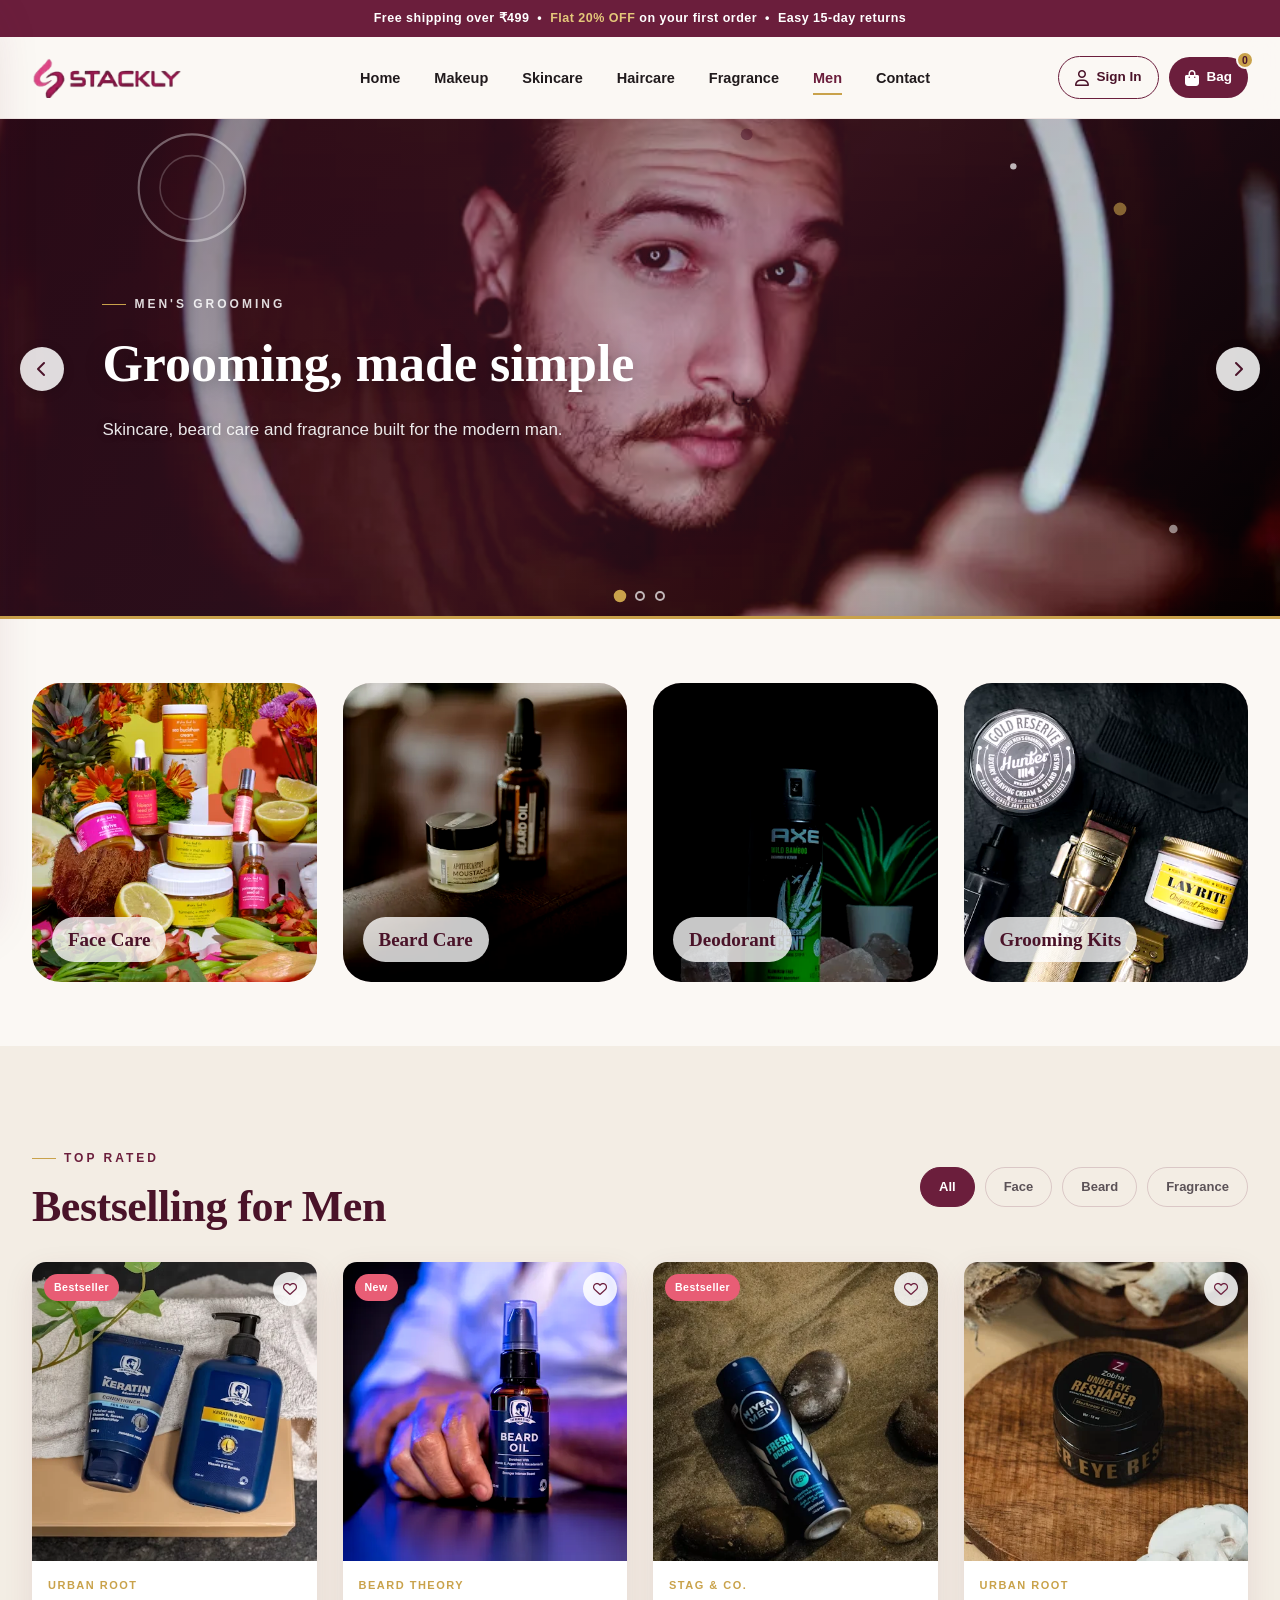
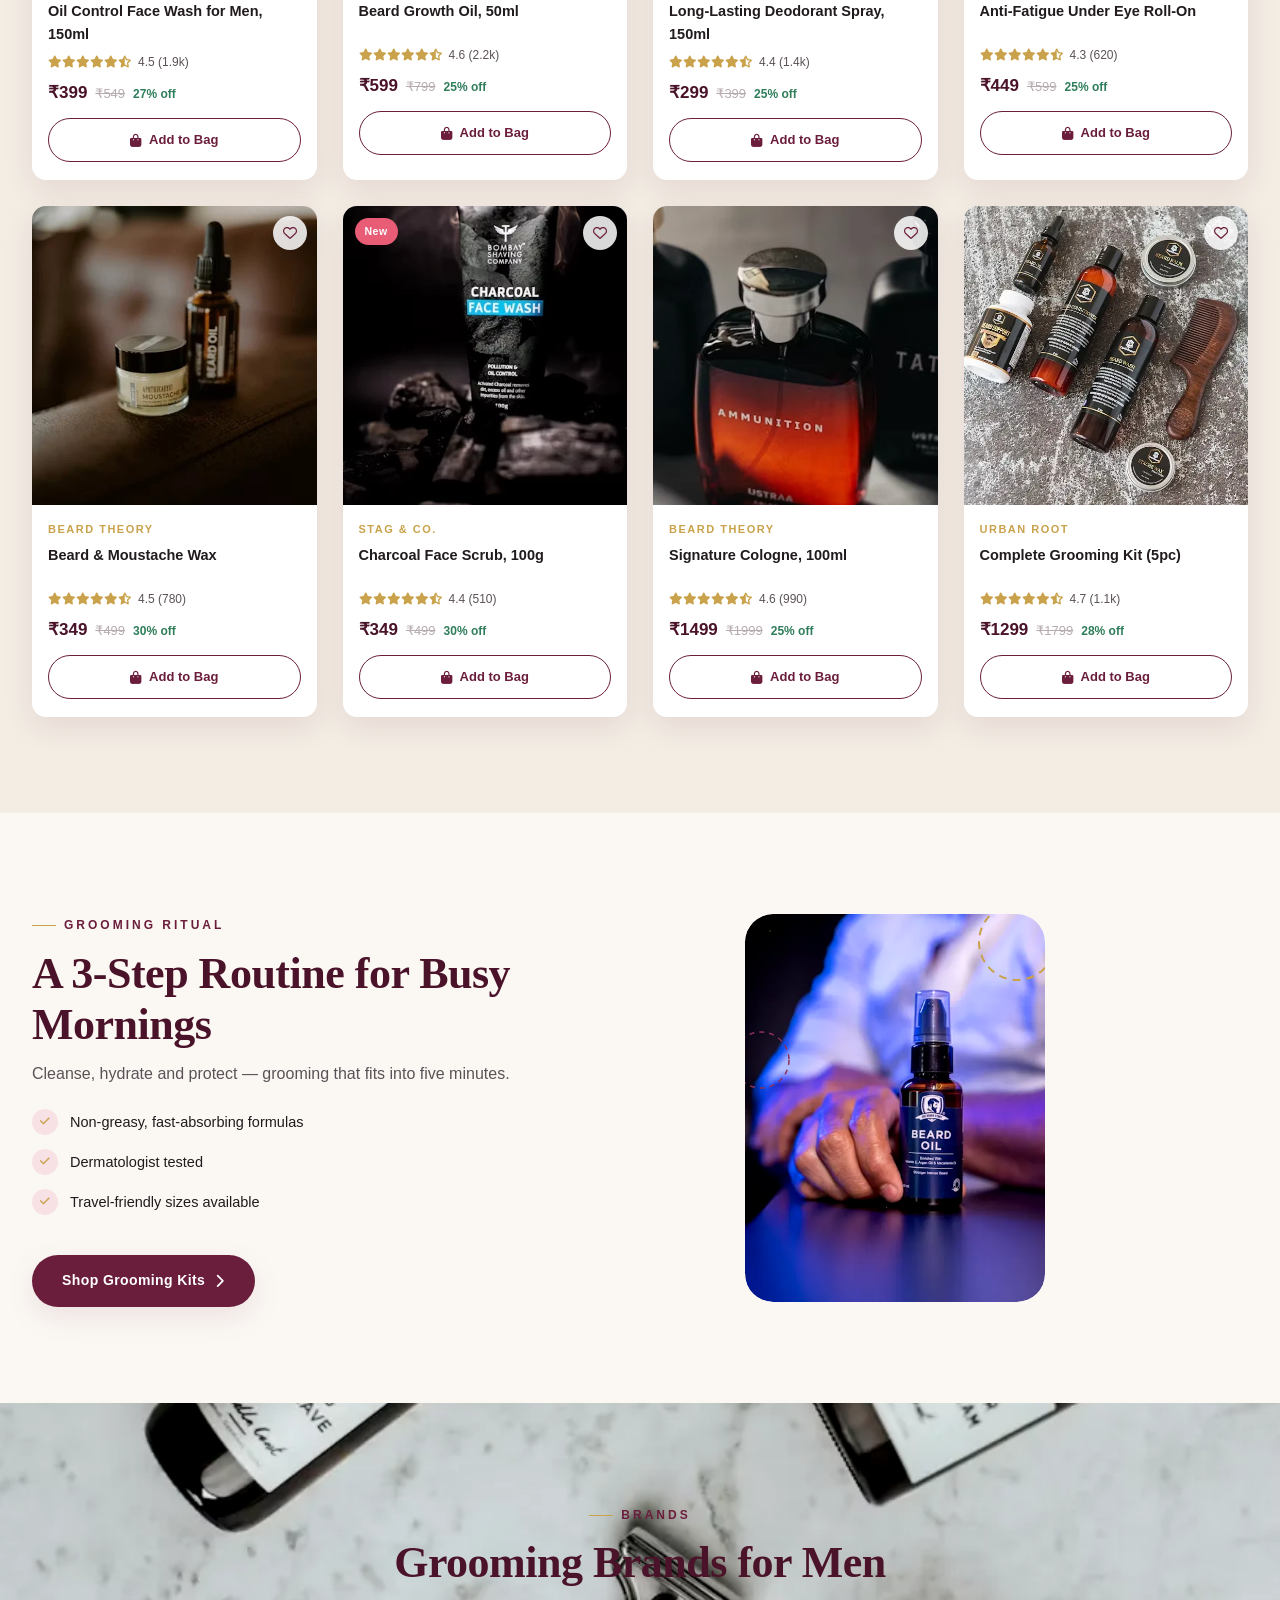
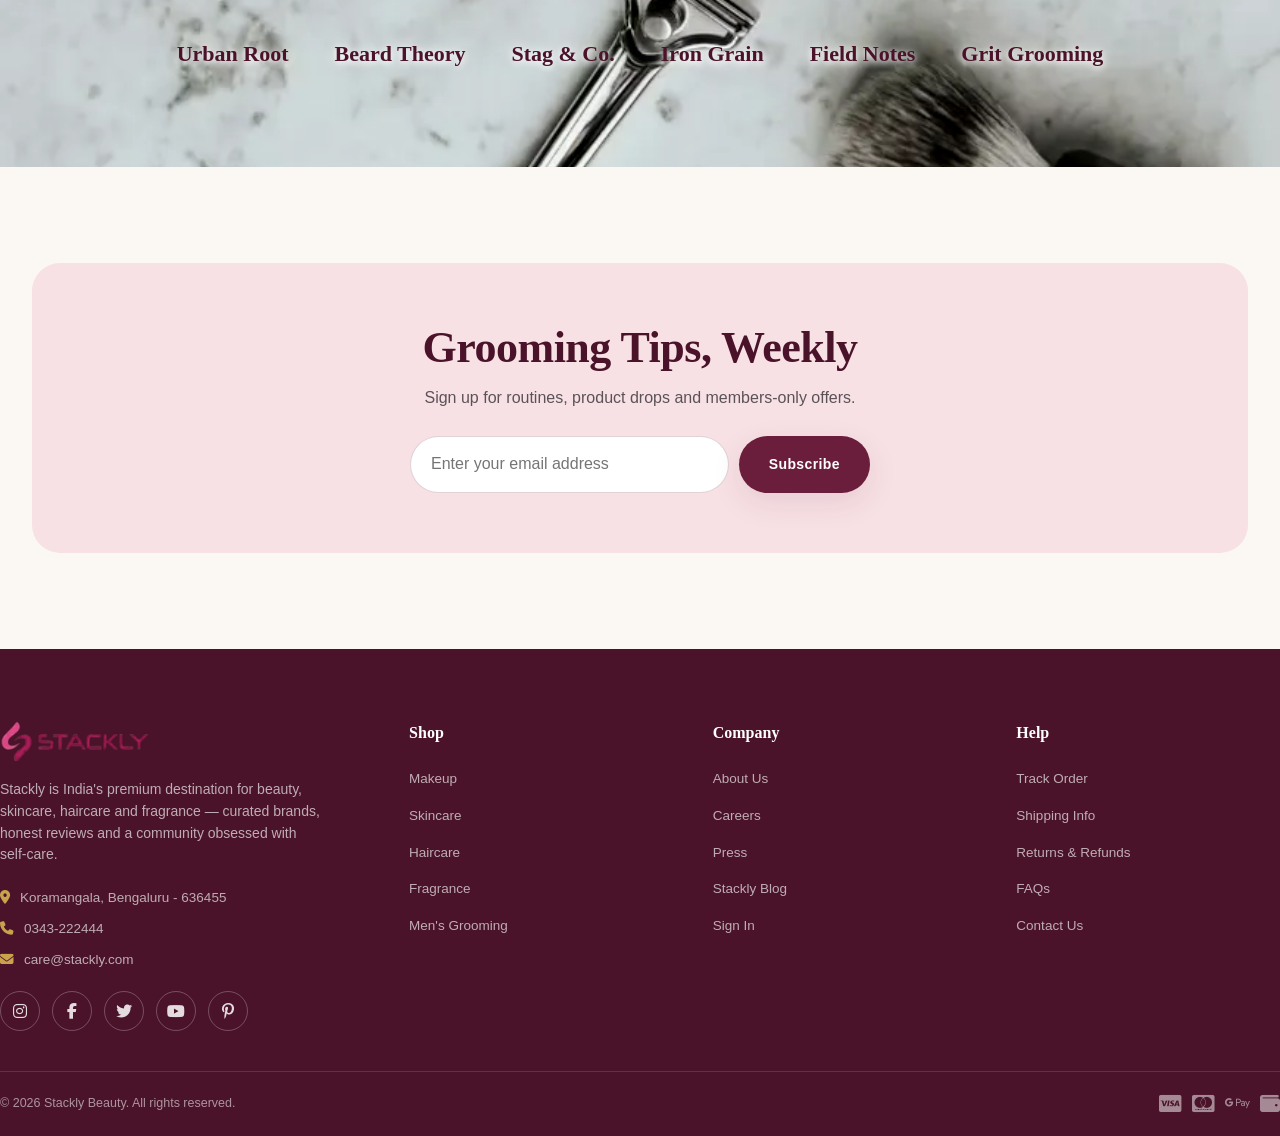
<file: men.html>
<!DOCTYPE html>
<html lang="en">
<head>
<meta charset="UTF-8">
<meta name="viewport" content="width=device-width, initial-scale=1.0, viewport-fit=cover">
<title>Men's Grooming — Stackly Beauty</title>
<meta name="description" content="Shop face care, beard care, deodorant and grooming kits for men at Stackly Beauty.">
<link rel="stylesheet" href="https://cdnjs.cloudflare.com/ajax/libs/font-awesome/6.5.1/css/all.min.css">
<link rel="stylesheet" href="css/style.css">
</head>
<body>

<div class="announce-strip">Free shipping over &#8377;499 &nbsp;&bull;&nbsp; <strong>Flat 20% OFF</strong> on your first order &nbsp;&bull;&nbsp; Easy 15-day returns</div>

<header class="site-header" id="siteHeader">
  <div class="header-container">
    <button class="hamburger" id="hamburgerBtn" aria-label="Open menu"><span></span><span></span><span></span></button>
    <a href="index.html" class="logo">
      <img src="Assets/stackly-logo-wine (1).webp" alt="Stackly Beauty" class="logo-img">
    </a>
    <nav class="main-nav" id="mainNav">
      <a href="index.html">Home</a>
      <a href="makeup.html">Makeup</a>
      <a href="skincare.html">Skincare</a>
      <a href="haircare.html">Haircare</a>
      <a href="fragrance.html">Fragrance</a>
      <a href="men.html" class="active">Men</a>
      <a href="contact.html">Contact</a>
    </nav>
    <div class="header-actions">
      <a href="login.html" class="icon-btn signin-btn"><i class="fa-regular fa-user"></i><span>Sign In</span></a>
      <a href="bag.html" class="icon-btn bag-btn"><i class="fa-solid fa-bag-shopping"></i><span>Bag</span><span class="bag-count">0</span></a>
    </div>
  </div>
</header>

<div class="nav-overlay" id="navOverlay"></div>
<aside class="mobile-drawer" id="mobileDrawer">
  <div class="drawer-top">
    <a href="index.html" class="logo">
      <img src="Assets/stackly-logo-wine (1).webp" alt="Stackly Beauty" class="logo-img">
    </a>
    <button class="drawer-close" id="drawerClose" aria-label="Close menu"><i class="fa-solid fa-xmark"></i></button>
  </div>
  <nav class="drawer-nav">
      <a href="index.html">Home <i class="fa-solid fa-chevron-right"></i></a>
      <a href="makeup.html">Makeup <i class="fa-solid fa-chevron-right"></i></a>
      <a href="skincare.html">Skincare <i class="fa-solid fa-chevron-right"></i></a>
      <a href="haircare.html">Haircare <i class="fa-solid fa-chevron-right"></i></a>
      <a href="fragrance.html">Fragrance <i class="fa-solid fa-chevron-right"></i></a>
      <a href="men.html" class="active">Men <i class="fa-solid fa-chevron-right"></i></a>
      <a href="contact.html">Contact <i class="fa-solid fa-chevron-right"></i></a>
    <div class="drawer-btns">
      <a href="login.html" class="btn btn-outline"><i class="fa-regular fa-user"></i> Sign In</a>
      <a href="bag.html" class="btn btn-primary"><i class="fa-solid fa-bag-shopping"></i> My Bag</a>
    </div>
  </nav>
</aside>

<main>

<section class="men-hero" id="menHero">
  <div class="men-hero-slides">
    <div class="men-slide active">
      <div class="men-slide-bg" style="background-image:url('Assets/Groom1_.webp');"></div>
      <svg class="men-slide-fx" viewBox="0 0 1200 500" preserveAspectRatio="xMidYMid slice">
        <circle class="mn-fx-ring r1" cx="180" cy="80" r="50" fill="none" stroke="rgba(255,255,255,.35)" stroke-width="2"/>
        <circle class="mn-fx-ring r1" cx="180" cy="80" r="30" fill="none" stroke="rgba(255,255,255,.2)" stroke-width="1.5"/>
        <circle class="mn-fx-dot d1" cx="1050" cy="100" r="6" fill="rgba(201,162,75,.6)"/>
        <circle class="mn-fx-dot d2" cx="1100" cy="400" r="4" fill="rgba(255,255,255,.5)"/>
        <circle class="mn-fx-dot d3" cx="700" cy="30" r="5.5" fill="rgba(74,19,41,.5)"/>
        <circle class="mn-fx-sparkle s1" cx="950" cy="60" r="3" fill="rgba(255,255,255,.7)"/>
      </svg>
      <div class="men-slide-overlay"></div>
      <div class="men-slide-content">
        <div class="eyebrow">Men's Grooming</div>
        <h1>Grooming, made simple</h1>
        <p>Skincare, beard care and fragrance built for the modern man.</p>
      </div>
    </div>
    <div class="men-slide">
      <div class="men-slide-bg" style="background-image:url('Assets/Grrom2.webp');"></div>
      <svg class="men-slide-fx" viewBox="0 0 1200 500" preserveAspectRatio="xMidYMid slice">
        <circle class="mn-fx-ring r2" cx="1020" cy="90" r="55" fill="none" stroke="rgba(255,255,255,.3)" stroke-width="2"/>
        <circle class="mn-fx-ring r2" cx="1020" cy="90" r="35" fill="none" stroke="rgba(255,255,255,.18)" stroke-width="1.5"/>
        <circle class="mn-fx-dot d2" cx="120" cy="120" r="5" fill="rgba(201,162,75,.55)"/>
        <circle class="mn-fx-dot d1" cx="1150" cy="430" r="4.5" fill="rgba(255,255,255,.5)"/>
        <circle class="mn-fx-dot d3" cx="650" cy="25" r="5" fill="rgba(74,19,41,.5)"/>
        <circle class="mn-fx-sparkle s2" cx="400" cy="50" r="3" fill="rgba(255,255,255,.65)"/>
      </svg>
      <div class="men-slide-overlay"></div>
      <div class="men-slide-content">
        <div class="eyebrow">Beard Care</div>
        <h1>Define your look</h1>
        <p>Oils, balms and trimmers for the well-groomed man.</p>
      </div>
    </div>
    <div class="men-slide">
      <div class="men-slide-bg" style="background-image:url('Assets/Groom3.webp');"></div>
      <svg class="men-slide-fx" viewBox="0 0 1200 500" preserveAspectRatio="xMidYMid slice">
        <circle class="mn-fx-ring r1" cx="150" cy="100" r="48" fill="none" stroke="rgba(255,255,255,.32)" stroke-width="2"/>
        <circle class="mn-fx-ring r1" cx="150" cy="100" r="28" fill="none" stroke="rgba(255,255,255,.18)" stroke-width="1.5"/>
        <circle class="mn-fx-dot d1" cx="1080" cy="80" r="5.5" fill="rgba(201,162,75,.6)"/>
        <circle class="mn-fx-dot d2" cx="1120" cy="420" r="4" fill="rgba(255,255,255,.5)"/>
        <circle class="mn-fx-dot d3" cx="720" cy="35" r="5" fill="rgba(74,19,41,.55)"/>
        <circle class="mn-fx-sparkle s1" cx="900" cy="70" r="3" fill="rgba(255,255,255,.7)"/>
      </svg>
      <div class="men-slide-overlay"></div>
      <div class="men-slide-content">
        <div class="eyebrow">Bestsellers</div>
        <h1>Top picks for men</h1>
        <p>Explore grooming essentials loved by thousands.</p>
      </div>
    </div>
  </div>
  <button class="men-hero-arrow men-hero-prev" aria-label="Previous slide"><i class="fa-solid fa-chevron-left"></i></button>
  <button class="men-hero-arrow men-hero-next" aria-label="Next slide"><i class="fa-solid fa-chevron-right"></i></button>
  <div class="men-hero-progress"><div class="men-hero-progress-fill"></div></div>
  <div class="men-hero-dots">
    <button class="men-hero-dot active" data-index="0" aria-label="Slide 1"></button>
    <button class="men-hero-dot" data-index="1" aria-label="Slide 2"></button>
    <button class="men-hero-dot" data-index="2" aria-label="Slide 3"></button>
  </div>
</section>

<section class="section-tight">
  <div class="container">
    <div class="grid grid-4">
      <a href="404.html" class="cat-tile reveal"><img src="Assets/Face_care.webp" alt="Face Care" class="cat-tile-img"><span class="cat-tile-label">Face Care</span></a>
      <a href="404.html" class="cat-tile reveal reveal-delay-1"><img src="Assets/Beard_care.webp" alt="Beard Care" class="cat-tile-img"><span class="cat-tile-label">Beard Care</span></a>
      <a href="404.html" class="cat-tile reveal reveal-delay-2"><img src="Assets/Deodarant.webp" alt="Deodorant" class="cat-tile-img"><span class="cat-tile-label">Deodorant</span></a>
      <a href="404.html" class="cat-tile reveal reveal-delay-3"><img src="Assets/Grooming_kit.webp" alt="Grooming Kits" class="cat-tile-img"><span class="cat-tile-label">Grooming Kits</span></a>
    </div>
  </div>
</section>

<section class="section" style="background:var(--ivory-2);">
  <div class="container">
    <div class="filter-bar reveal">
      <div class="section-head" style="margin-bottom:0;"><div class="eyebrow">Top Rated</div><h2 class="section-title">Bestselling for Men</h2></div>
      <div class="filter-chips"><button class="chip active" data-filter="all">All</button><button class="chip" data-filter="face">Face</button><button class="chip" data-filter="beard">Beard</button><button class="chip" data-filter="fragrance">Fragrance</button></div>
    </div>
    <div class="grid grid-4">
      
      <div class="product-card reveal" data-cat="face">
        <div class="product-media"><img src="Assets/men_face_wash.webp" alt="" class="product-media-img"></div>
        <button class="product-wish" aria-label="Add to wishlist"><i class="fa-regular fa-heart"></i></button>
        <div class="product-badge">Bestseller</div>
        <div class="product-info">
          <div class="product-brand">Urban Root</div>
          <div class="product-name">Oil Control Face Wash for Men, 150ml</div>
          <div class="product-rating"><span class="stars"><i class="fa-solid fa-star"></i><i class="fa-solid fa-star"></i><i class="fa-solid fa-star"></i><i class="fa-solid fa-star"></i><i class="fa-solid fa-star"></i><i class="fa-solid fa-star-half-stroke"></i></span> 4.5 (1.9k)</div>
          <div class="product-price"><span class="price-now">&#8377;399</span><span class="price-old">&#8377;549</span><span class="price-off">27% off</span></div>
          <button class="add-bag-btn" data-id="mn1" data-name="Oil Control Face Wash for Men, 150ml" data-brand="Urban Root" data-price="399" data-oldprice="549" data-cat="cream"><i class="fa-solid fa-bag-shopping"></i> Add to Bag</button>
        </div>
      </div>
      
      <div class="product-card reveal" data-cat="beard">
        <div class="product-media"><img src="Assets/Grooming_ritual.webp" alt="" class="product-media-img"></div>
        <button class="product-wish" aria-label="Add to wishlist"><i class="fa-regular fa-heart"></i></button>
        <div class="product-badge">New</div>
        <div class="product-info">
          <div class="product-brand">Beard Theory</div>
          <div class="product-name">Beard Growth Oil, 50ml</div>
          <div class="product-rating"><span class="stars"><i class="fa-solid fa-star"></i><i class="fa-solid fa-star"></i><i class="fa-solid fa-star"></i><i class="fa-solid fa-star"></i><i class="fa-solid fa-star"></i><i class="fa-solid fa-star-half-stroke"></i></span> 4.6 (2.2k)</div>
          <div class="product-price"><span class="price-now">&#8377;599</span><span class="price-old">&#8377;799</span><span class="price-off">25% off</span></div>
          <button class="add-bag-btn" data-id="mn2" data-name="Beard Growth Oil, 50ml" data-brand="Beard Theory" data-price="599" data-oldprice="799" data-cat="hair"><i class="fa-solid fa-bag-shopping"></i> Add to Bag</button>
        </div>
      </div>
      
      <div class="product-card reveal" data-cat="fragrance">
        <div class="product-media"><img src="Assets/long_losting_spray.webp" alt="" class="product-media-img"></div>
        <button class="product-wish" aria-label="Add to wishlist"><i class="fa-regular fa-heart"></i></button>
        <div class="product-badge">Bestseller</div>
        <div class="product-info">
          <div class="product-brand">Stag &amp; Co.</div>
          <div class="product-name">Long-Lasting Deodorant Spray, 150ml</div>
          <div class="product-rating"><span class="stars"><i class="fa-solid fa-star"></i><i class="fa-solid fa-star"></i><i class="fa-solid fa-star"></i><i class="fa-solid fa-star"></i><i class="fa-solid fa-star"></i><i class="fa-solid fa-star-half-stroke"></i></span> 4.4 (1.4k)</div>
          <div class="product-price"><span class="price-now">&#8377;299</span><span class="price-old">&#8377;399</span><span class="price-off">25% off</span></div>
          <button class="add-bag-btn" data-id="mn3" data-name="Long-Lasting Deodorant Spray, 150ml" data-brand="Stag &amp; Co." data-price="299" data-oldprice="399" data-cat="perfume"><i class="fa-solid fa-bag-shopping"></i> Add to Bag</button>
        </div>
      </div>
      
      <div class="product-card reveal" data-cat="face">
        <div class="product-media"><img src="Assets/eye_roll_on.webp" alt="" class="product-media-img"></div>
        <button class="product-wish" aria-label="Add to wishlist"><i class="fa-regular fa-heart"></i></button>
        
        <div class="product-info">
          <div class="product-brand">Urban Root</div>
          <div class="product-name">Anti-Fatigue Under Eye Roll-On</div>
          <div class="product-rating"><span class="stars"><i class="fa-solid fa-star"></i><i class="fa-solid fa-star"></i><i class="fa-solid fa-star"></i><i class="fa-solid fa-star"></i><i class="fa-solid fa-star"></i><i class="fa-solid fa-star-half-stroke"></i></span> 4.3 (620)</div>
          <div class="product-price"><span class="price-now">&#8377;449</span><span class="price-old">&#8377;599</span><span class="price-off">25% off</span></div>
          <button class="add-bag-btn" data-id="mn4" data-name="Anti-Fatigue Under Eye Roll-On" data-brand="Urban Root" data-price="449" data-oldprice="599" data-cat="cream"><i class="fa-solid fa-bag-shopping"></i> Add to Bag</button>
        </div>
      </div>
      
      <div class="product-card reveal" data-cat="beard">
        <div class="product-media"><img src="Assets/moustache_wax.webp" alt="" class="product-media-img"></div>
        <button class="product-wish" aria-label="Add to wishlist"><i class="fa-regular fa-heart"></i></button>
        
        <div class="product-info">
          <div class="product-brand">Beard Theory</div>
          <div class="product-name">Beard &amp; Moustache Wax</div>
          <div class="product-rating"><span class="stars"><i class="fa-solid fa-star"></i><i class="fa-solid fa-star"></i><i class="fa-solid fa-star"></i><i class="fa-solid fa-star"></i><i class="fa-solid fa-star"></i><i class="fa-solid fa-star-half-stroke"></i></span> 4.5 (780)</div>
          <div class="product-price"><span class="price-now">&#8377;349</span><span class="price-old">&#8377;499</span><span class="price-off">30% off</span></div>
          <button class="add-bag-btn" data-id="mn5" data-name="Beard &amp; Moustache Wax" data-brand="Beard Theory" data-price="349" data-oldprice="499" data-cat="hair"><i class="fa-solid fa-bag-shopping"></i> Add to Bag</button>
        </div>
      </div>
      
      <div class="product-card reveal" data-cat="face">
        <div class="product-media"><img src="Assets/Charcoal_Face_Scrub.webp" alt="" class="product-media-img"></div>
        <button class="product-wish" aria-label="Add to wishlist"><i class="fa-regular fa-heart"></i></button>
        <div class="product-badge">New</div>
        <div class="product-info">
          <div class="product-brand">Stag &amp; Co.</div>
          <div class="product-name">Charcoal Face Scrub, 100g</div>
          <div class="product-rating"><span class="stars"><i class="fa-solid fa-star"></i><i class="fa-solid fa-star"></i><i class="fa-solid fa-star"></i><i class="fa-solid fa-star"></i><i class="fa-solid fa-star"></i><i class="fa-solid fa-star-half-stroke"></i></span> 4.4 (510)</div>
          <div class="product-price"><span class="price-now">&#8377;349</span><span class="price-old">&#8377;499</span><span class="price-off">30% off</span></div>
          <button class="add-bag-btn" data-id="mn6" data-name="Charcoal Face Scrub, 100g" data-brand="Stag &amp; Co." data-price="349" data-oldprice="499" data-cat="cream"><i class="fa-solid fa-bag-shopping"></i> Add to Bag</button>
        </div>
      </div>
      
      <div class="product-card reveal" data-cat="fragrance">
        <div class="product-media"><img src="Assets/Signature_Cologne.webp" alt="" class="product-media-img"></div>
        <button class="product-wish" aria-label="Add to wishlist"><i class="fa-regular fa-heart"></i></button>
        
        <div class="product-info">
          <div class="product-brand">Beard Theory</div>
          <div class="product-name">Signature Cologne, 100ml</div>
          <div class="product-rating"><span class="stars"><i class="fa-solid fa-star"></i><i class="fa-solid fa-star"></i><i class="fa-solid fa-star"></i><i class="fa-solid fa-star"></i><i class="fa-solid fa-star"></i><i class="fa-solid fa-star-half-stroke"></i></span> 4.6 (990)</div>
          <div class="product-price"><span class="price-now">&#8377;1499</span><span class="price-old">&#8377;1999</span><span class="price-off">25% off</span></div>
          <button class="add-bag-btn" data-id="mn7" data-name="Signature Cologne, 100ml" data-brand="Beard Theory" data-price="1499" data-oldprice="1999" data-cat="perfume"><i class="fa-solid fa-bag-shopping"></i> Add to Bag</button>
        </div>
      </div>
      
      <div class="product-card reveal" data-cat="face">
        <div class="product-media"><img src="Assets/Complete_Grooming_Kit.webp" alt="" class="product-media-img"></div>
        <button class="product-wish" aria-label="Add to wishlist"><i class="fa-regular fa-heart"></i></button>
        
        <div class="product-info">
          <div class="product-brand">Urban Root</div>
          <div class="product-name">Complete Grooming Kit (5pc)</div>
          <div class="product-rating"><span class="stars"><i class="fa-solid fa-star"></i><i class="fa-solid fa-star"></i><i class="fa-solid fa-star"></i><i class="fa-solid fa-star"></i><i class="fa-solid fa-star"></i><i class="fa-solid fa-star-half-stroke"></i></span> 4.7 (1.1k)</div>
          <div class="product-price"><span class="price-now">&#8377;1299</span><span class="price-old">&#8377;1799</span><span class="price-off">28% off</span></div>
          <button class="add-bag-btn" data-id="mn8" data-name="Complete Grooming Kit (5pc)" data-brand="Urban Root" data-price="1299" data-oldprice="1799" data-cat="cream"><i class="fa-solid fa-bag-shopping"></i> Add to Bag</button>
        </div>
      </div>
    </div>
  </div>
</section>

<section class="section">
  <div class="container split-feature reverse">
    <div class="split-media reveal">
      <img src="Assets/Grooming_ritual.webp" alt="Grooming Ritual">
      <svg class="sm-svg sm-svg-1" viewBox="0 0 80 80"><circle cx="40" cy="40" r="38" stroke="#C9A24B" stroke-width="2" fill="none" stroke-dasharray="8 6"/></svg>
      <svg class="sm-svg sm-svg-2" viewBox="0 0 50 50"><circle cx="25" cy="25" r="4" fill="#C9A24B"/></svg>
      <svg class="sm-svg sm-svg-3" viewBox="0 0 60 60"><circle cx="30" cy="30" r="28" stroke="#8C3159" stroke-width="1.5" fill="none" stroke-dasharray="5 5"/></svg>
      <svg class="sm-svg sm-svg-4" viewBox="0 0 40 40"><circle cx="20" cy="20" r="3" fill="#8C3159"/></svg>
      <svg class="sm-svg sm-svg-5" viewBox="0 0 30 30"><circle cx="15" cy="15" r="2" fill="#C9A24B" opacity=".5"/></svg>
    </div>
    <div class="reveal reveal-delay-1">
      <div class="eyebrow">Grooming Ritual</div>
      <h2 class="section-title">A 3-Step Routine for Busy Mornings</h2>
      <p class="section-sub">Cleanse, hydrate and protect — grooming that fits into five minutes.</p>
      <ul class="feature-list">
        <li><i class="fa-solid fa-check"></i> Non-greasy, fast-absorbing formulas</li>
        <li><i class="fa-solid fa-check"></i> Dermatologist tested</li>
        <li><i class="fa-solid fa-check"></i> Travel-friendly sizes available</li>
      </ul>
      <a href="404.html" class="btn btn-primary mt-40">Shop Grooming Kits <i class="fa-solid fa-chevron-right"></i></a>
    </div>
  </div>
</section>

<section class="section men-brands-bg" id="brands">
  <div class="container">
    <div class="section-head center reveal"><div class="eyebrow" style="justify-content:center;">Brands</div><h2 class="section-title">Grooming Brands for Men</h2></div>
    <div class="brand-strip reveal"><span class="brand-name">Urban Root</span><span class="brand-name">Beard Theory</span><span class="brand-name">Stag &amp; Co.</span><span class="brand-name">Iron Grain</span><span class="brand-name">Field Notes</span><span class="brand-name">Grit Grooming</span></div>
  </div>
</section>

<section class="section">
  <div class="container">
    <div class="newsletter reveal">
      <h2 class="section-title">Grooming Tips, Weekly</h2>
      <p class="section-sub" style="margin-left:auto;margin-right:auto;">Sign up for routines, product drops and members-only offers.</p>
      <form class="newsletter-form"><input type="email" placeholder="Enter your email address" required><button type="submit" class="btn btn-primary">Subscribe</button></form>
    </div>
  </div>
</section>

</main>

<footer class="site-footer">
  <div class="container footer-top">
    <div class="footer-about">
      <a href="index.html" class="logo">
        <img src="Assets/stackly-logo-wine (1).webp" alt="Stackly Beauty" class="logo-img">
      </a>
      <p>Stackly is India's premium destination for beauty, skincare, haircare and fragrance — curated brands, honest reviews and a community obsessed with self-care.</p>
      <div class="footer-address"><i class="fa-solid fa-location-dot"></i><span>Koramangala, Bengaluru - 636455</span></div>
      <div class="footer-address"><i class="fa-solid fa-phone"></i><span>0343-222444</span></div>
      <div class="footer-address"><i class="fa-solid fa-envelope"></i><span>care@stackly.com</span></div>
      <div class="footer-social">
        <a href="#" aria-label="Instagram"><i class="fa-brands fa-instagram"></i></a>
        <a href="#" aria-label="Facebook"><i class="fa-brands fa-facebook-f"></i></a>
        <a href="#" aria-label="Twitter"><i class="fa-brands fa-twitter"></i></a>
        <a href="#" aria-label="YouTube"><i class="fa-brands fa-youtube"></i></a>
        <a href="#" aria-label="Pinterest"><i class="fa-brands fa-pinterest-p"></i></a>
      </div>
    </div>
    <div class="footer-col">
      <div class="footer-acc-head"><h4>Shop</h4><i class="fa-solid fa-chevron-down"></i></div>
      <ul>
        <li><a href="404.html">Makeup</a></li>
        <li><a href="404.html">Skincare</a></li>
        <li><a href="404.html">Haircare</a></li>
        <li><a href="404.html">Fragrance</a></li>
        <li><a href="404.html">Men's Grooming</a></li>
      </ul>
    </div>
    <div class="footer-col">
      <div class="footer-acc-head"><h4>Company</h4><i class="fa-solid fa-chevron-down"></i></div>
      <ul>
        <li><a href="404.html">About Us</a></li>
        <li><a href="404.html">Careers</a></li>
        <li><a href="404.html">Press</a></li>
        <li><a href="404.html">Stackly Blog</a></li>
        <li><a href="404.html">Sign In</a></li>
      </ul>
    </div>
    <div class="footer-col">
      <div class="footer-acc-head"><h4>Help</h4><i class="fa-solid fa-chevron-down"></i></div>
      <ul>
        <li><a href="404.html">Track Order</a></li>
        <li><a href="404.html">Shipping Info</a></li>
        <li><a href="404.html">Returns &amp; Refunds</a></li>
        <li><a href="404.html">FAQs</a></li>
        <li><a href="404.html">Contact Us</a></li>
      </ul>
    </div>
  </div>
  <div class="container footer-bottom">
    <span>&copy; 2026 Stackly Beauty. All rights reserved.</span>
    <div class="pay-icons"><i class="fa-brands fa-cc-visa"></i><i class="fa-brands fa-cc-mastercard"></i><i class="fa-brands fa-google-pay"></i><i class="fa-solid fa-wallet"></i></div>
  </div>
</footer>
<button class="to-top" id="toTopBtn" aria-label="Scroll to top"><i class="fa-solid fa-arrow-up"></i></button>
<script src="js/script.js"></script>
<script>
(function(){
  var hero = document.getElementById('menHero');
  if(!hero) return;
  var slides = hero.querySelectorAll('.men-slide');
  var dots = hero.querySelectorAll('.men-hero-dot');
  var fill = hero.querySelector('.men-hero-progress-fill');
  var prev = hero.querySelector('.men-hero-prev');
  var next = hero.querySelector('.men-hero-next');
  var current = 0, interval = 2500, timer, progress;

  function goTo(i){
    slides[current].classList.remove('active');
    dots[current].classList.remove('active');
    current = (i + slides.length) % slides.length;
    slides[current].classList.add('active');
    dots[current].classList.add('active');
    resetProgress();
  }

  function resetProgress(){
    clearInterval(progress);
    fill.style.transition = 'none';
    fill.style.width = '0%';
    void fill.offsetWidth;
    fill.style.transition = 'width ' + interval + 'ms linear';
    fill.style.width = '100%';
    clearInterval(timer);
    timer = setTimeout(function(){ goTo(current + 1); }, interval);
  }

  prev.addEventListener('click', function(){ goTo(current - 1); });
  next.addEventListener('click', function(){ goTo(current + 1); });
  dots.forEach(function(d){
    d.addEventListener('click', function(){ goTo(parseInt(d.dataset.index)); });
  });

  hero.addEventListener('mouseenter', function(){ clearInterval(timer); clearInterval(progress); });
  hero.addEventListener('mouseleave', resetProgress);

  resetProgress();
})();
</script>
</body>
</html>
</file>
<file: css/style.css>
/* =========================================================
   STACKLY BEAUTY — Core Design System
   ========================================================= */

/* ---------- Reset ---------- */
*, *::before, *::after { box-sizing: border-box; margin: 0; padding: 0; }
html { scroll-behavior: smooth; }
html, body {
  max-width: 100%;
  overflow-x: hidden;
  -webkit-text-size-adjust: 100%;
}
body {
  font-family: 'Segoe UI', -apple-system, BlinkMacSystemFont, 'Helvetica Neue', Arial, sans-serif;
  color: var(--ink);
  background: var(--ivory);
  line-height: 1.55;
  -webkit-font-smoothing: antialiased;
}
img, svg { max-width: 100%; display: block; }
a { text-decoration: none; color: inherit; }
ul, ol { list-style: none; }
button { font: inherit; border: none; background: none; cursor: pointer; color: inherit; }
input, select, textarea { font: inherit; }
:focus-visible { outline: 2px solid var(--gold); outline-offset: 3px; }

/* ---------- Design Tokens ---------- */
:root {
  --wine: #6B1E3C;
  --wine-dark: #4A1329;
  --wine-light: #8C3159;
  --blush: #F7E1E5;
  --blush-soft: #FCEFEF;
  --gold: #C9A24B;
  --gold-light: #E4C77A;
  --ivory: #FBF8F4;
  --ivory-2: #F3EDE4;
  --ink: #211B1D;
  --ink-soft: #5B5257;
  --rose: #E85D75;
  --success: #2F7D5A;
  --white: #FFFFFF;

  --font-display: Georgia, 'Times New Roman', 'Playfair Display', serif;
  --font-body: 'Segoe UI', -apple-system, BlinkMacSystemFont, Arial, sans-serif;

  --radius-sm: 6px;
  --radius-md: 14px;
  --radius-lg: 28px;
  --shadow-soft: 0 10px 30px rgba(107, 30, 60, 0.10);
  --shadow-strong: 0 20px 50px rgba(107, 30, 60, 0.18);
  --header-h: 82px;
  --header-h-mobile: 64px;
  --container: 1280px;
}

/* ---------- Layout helpers ---------- */
.container {
  width: 100%;
  max-width: var(--container);
  margin: 0 auto;
  padding: 0 32px;
}
.section { padding: 96px 0; position: relative; }
.section-tight { padding: 64px 0; }
@media (max-width: 900px) {
  .section { padding: 64px 0; }
  .section-tight { padding: 44px 0; }
  .container { padding: 0 20px; }
}

.eyebrow {
  display: inline-flex;
  align-items: center;
  gap: 8px;
  font-size: 12px;
  letter-spacing: 3px;
  text-transform: uppercase;
  color: var(--wine);
  font-weight: 700;
  margin-bottom: 14px;
}
.eyebrow::before {
  content: '';
  width: 24px; height: 1px;
  background: var(--gold);
}
.section-head { max-width: 640px; margin-bottom: 48px; }
.section-head.center { margin-left: auto; margin-right: auto; text-align: center; }
.section-title {
  font-family: var(--font-display);
  font-size: clamp(28px, 4vw, 44px);
  font-weight: 700;
  letter-spacing: -0.5px;
  color: var(--wine-dark);
  line-height: 1.15;
}
.section-sub {
  margin-top: 12px;
  color: var(--ink-soft);
  font-size: 16px;
  max-width: 560px;
}
.section-head.center .section-sub { margin-left: auto; margin-right: auto; }

/* ---------- Buttons ---------- */
.btn {
  display: inline-flex;
  align-items: center;
  justify-content: center;
  gap: 10px;
  padding: 15px 30px;
  border-radius: 100px;
  font-weight: 600;
  font-size: 14px;
  letter-spacing: 0.4px;
  cursor: pointer;
  text-decoration: none;
  transition: transform .35s cubic-bezier(.2,.8,.2,1), box-shadow .35s, background .3s, color .3s;
  white-space: nowrap;
}
.btn-primary {
  background: var(--wine);
  color: var(--white);
  box-shadow: var(--shadow-soft);
}
.btn-primary:hover { background: var(--wine-dark); transform: translateY(-3px); box-shadow: var(--shadow-strong); }
.btn-gold {
  background: linear-gradient(120deg, var(--gold-light), var(--gold));
  color: var(--wine-dark);
}
.btn-gold:hover { transform: translateY(-3px); box-shadow: 0 14px 30px rgba(201,162,75,.35); }
.btn-outline {
  border: 1.5px solid var(--wine);
  color: var(--wine);
  background: transparent;
}
.btn-outline:hover { background: var(--wine); color: var(--white); transform: translateY(-3px); }
.btn-ghost-light {
  border: 1.5px solid rgba(255,255,255,.6);
  color: var(--white);
}
.btn-ghost-light:hover { background: var(--white); color: var(--wine-dark); }
.btn-sm { padding: 10px 20px; font-size: 12.5px; }
.btn-block { width: 100%; }

/* =========================================================
   HEADER
   ========================================================= */
.site-header {
  position: sticky;
  top: 0;
  left: 0;
  right: 0;
  z-index: 1000;
  height: var(--header-h);
  background: rgba(251, 248, 244, 0.88);
  backdrop-filter: blur(14px);
  -webkit-backdrop-filter: blur(14px);
  border-bottom: 1px solid rgba(107,30,60,0.08);
  transition: box-shadow .3s ease, height .3s ease;
}
.site-header.scrolled { box-shadow: 0 8px 24px rgba(107,30,60,.08); }
.header-container {
  height: 100%;
  max-width: var(--container);
  margin: 0 auto;
  padding: 0 32px;
  display: flex;
  align-items: center;
  gap: 28px;
}

/* Logo */
.logo { display: flex; align-items: center; gap: 10px; flex-shrink: 0; flex: 1; }
.logo-mark { width: 40px; height: 40px; flex-shrink: 0; }
.logo-img { height: 40px; width: auto; flex-shrink: 0; }
.logo-text {
  font-family: var(--font-display);
  font-size: 24px;
  font-weight: 700;
  letter-spacing: 0.5px;
  color: var(--wine-dark);
  line-height: 1;
}
.logo-text span { color: var(--gold); }

/* Hamburger */
.hamburger {
  display: none;
  flex-direction: column;
  justify-content: center;
  align-items: center;
  width: 42px; height: 42px;
  border-radius: 50%;
  gap: 5px;
  flex-shrink: 0;
  position: relative;
}
.hamburger span {
  display: block;
  width: 20px; height: 2px;
  background: var(--wine-dark);
  border-radius: 2px;
  transition: transform .35s ease, opacity .25s ease;
}

/* Main nav (desktop) */
.main-nav { display: flex; align-items: center; gap: 34px; margin-left: 10px; flex: 1; }
.main-nav a {
  font-size: 14.5px;
  font-weight: 600;
  color: var(--ink);
  position: relative;
  padding: 6px 0;
  transition: color .25s;
}
.main-nav a::after {
  content: '';
  position: absolute;
  left: 0; bottom: 0;
  height: 2px; width: 0;
  background: var(--gold);
  transition: width .3s ease;
}
.main-nav a:hover, .main-nav a.active { color: var(--wine); }
.main-nav a:hover::after, .main-nav a.active::after { width: 100%; }

/* Header actions */
.header-actions { display: flex; align-items: center; gap: 10px; margin-left: auto; flex: 1; justify-content: flex-end; }
.icon-btn {
  display: flex; align-items: center; gap: 8px;
  padding: 10px 16px;
  border-radius: 100px;
  font-size: 13.5px;
  font-weight: 600;
  color: var(--wine-dark);
  position: relative;
  transition: background .25s, color .25s, transform .25s;
}
.icon-btn:hover { background: var(--blush); transform: translateY(-2px); }
.icon-btn i { font-size: 16px; }
.icon-btn span:not(.bag-count) { display: inline; }
.signin-btn { border: 1.5px solid var(--wine); }
.bag-btn { background: var(--wine); color: var(--white); }
.bag-btn:hover { background: var(--wine-dark); color: var(--white); }
.wish-btn { background: var(--blush); color: var(--wine); }
.wish-btn:hover { background: var(--wine); color: var(--white); }
.wish-btn.active { background: var(--wine); color: var(--white); }
.wish-count {
  position: absolute; top: -6px; right: -6px;
  background: var(--gold);
  color: var(--wine-dark);
  font-size: 10.5px;
  font-weight: 800;
  min-width: 18px; height: 18px;
  border-radius: 50%;
  display: flex; align-items: center; justify-content: center;
  border: 2px solid var(--ivory);
}
.bag-count {
  position: absolute; top: -6px; right: -6px;
  background: var(--gold);
  color: var(--wine-dark);
  font-size: 10.5px;
  font-weight: 800;
  min-width: 18px; height: 18px;
  border-radius: 50%;
  display: flex; align-items: center; justify-content: center;
  border: 2px solid var(--ivory);
}
.search-btn { padding: 10px 12px; }

/* Mobile nav drawer */
.nav-overlay {
  position: fixed; inset: 0;
  background: rgba(33,27,29,.55);
  z-index: 1400;
  opacity: 0; visibility: hidden;
  transition: opacity .35s ease, visibility .35s ease;
}
.nav-overlay.active { opacity: 1; visibility: visible; }

.mobile-drawer {
  position: fixed; top: 0; left: 0; bottom: 0;
  width: min(320px, 84vw);
  background: var(--ivory);
  z-index: 1500;
  transform: translateX(-105%);
  transition: transform .4s cubic-bezier(.2,.8,.2,1);
  display: flex; flex-direction: column;
  box-shadow: var(--shadow-strong);
}
.mobile-drawer.active { transform: translateX(0); }
.drawer-top {
  display: flex; align-items: center; justify-content: space-between;
  padding: 20px 22px;
  border-bottom: 1px solid rgba(107,30,60,.1);
}
.drawer-close {
  width: 38px; height: 38px;
  display: flex; align-items: center; justify-content: center;
  border-radius: 50%;
  background: var(--blush);
  color: var(--wine-dark);
  font-size: 16px;
  transition: transform .3s, background .3s;
}
.drawer-close:hover { background: var(--wine); color: var(--white); transform: rotate(90deg); }
.drawer-nav { padding: 10px 10px; overflow-y: auto; flex: 1; min-height: 0; }
.drawer-nav a {
  display: flex; align-items: center; justify-content: space-between;
  padding: 16px 14px;
  font-size: 16px;
  font-weight: 600;
  border-bottom: 1px solid rgba(107,30,60,.06);
  color: var(--ink);
}
.drawer-nav a i { color: var(--gold); font-size: 13px; }
.drawer-nav a.active { color: var(--wine); }
.drawer-btns { display: flex; flex-direction: column; gap: 10px; padding: 14px; }
.drawer-btns .btn { padding: 10px 20px; font-size: 13px; width: 100%; }
.drawer-foot { padding: 18px 22px; border-top: 1px solid rgba(107,30,60,.1); display: flex; flex-direction: column; gap: 10px; }

@media (max-width: 980px) {
  .main-nav { display: none; }
  .hamburger { display: flex; order: 3; }
  .icon-btn span:not(.bag-count) { display: none; }
  .icon-btn { padding: 10px 12px; }
  .signin-btn, .bag-btn { display: none; }
  .site-header { height: var(--header-h-mobile); }
  .header-container { padding: 0 16px; gap: 12px; }
  .logo-text { font-size: 19px; }
  .logo-mark { width: 32px; height: 32px; }
}

/* =========================================================
   ANIMATIONS
   ========================================================= */
@keyframes floatY { 0%,100% { transform: translateY(0); } 50% { transform: translateY(-16px); } }
@keyframes spinSlow { to { transform: rotate(360deg); } }
@keyframes shimmer { 0% { background-position: -400px 0; } 100% { background-position: 400px 0; } }
@keyframes ribbonMove { 0% { transform: translateX(0); } 100% { transform: translateX(-50%); } }
@keyframes pulseRing { 0% { transform: scale(.9); opacity: .7; } 100% { transform: scale(1.6); opacity: 0; } }
@keyframes fadeUp { from { opacity: 0; transform: translateY(36px); } to { opacity: 1; transform: translateY(0); } }
@keyframes popIn { from { opacity: 0; transform: scale(.85); } to { opacity: 1; transform: scale(1); } }
@keyframes stepSlideIn { from { opacity: 0; transform: translateY(40px) scale(0.9); } to { opacity: 1; transform: translateY(0) scale(1); } }

.reveal { opacity: 0; transform: translateY(36px); transition: opacity .8s cubic-bezier(.2,.7,.2,1), transform .8s cubic-bezier(.2,.7,.2,1); }
.reveal.in-view { opacity: 1; transform: translateY(0); }
.reveal-delay-1.in-view { transition-delay: .1s; }
.reveal-delay-2.in-view { transition-delay: .2s; }
.reveal-delay-3.in-view { transition-delay: .3s; }
.reveal-delay-4.in-view { transition-delay: .4s; }

.float-el { animation: floatY 5s ease-in-out infinite; }
.spin-slow { animation: spinSlow 18s linear infinite; }

@media (prefers-reduced-motion: reduce) {
  *, *::before, *::after { animation-duration: .001ms !important; animation-iteration-count: 1 !important; transition-duration: .001ms !important; scroll-behavior: auto !important; }
}

/* Ribbon banner (signature element) */
.ribbon-banner {
  background: var(--wine-dark);
  overflow: hidden;
  padding: 16px 0;
  position: relative;
}
.ribbon-track {
  display: flex;
  width: max-content;
  gap: 60px;
  animation: ribbonMove 28s linear infinite;
}
.ribbon-track span {
  font-family: var(--font-display);
  font-style: italic;
  font-size: 20px;
  color: var(--gold-light);
  white-space: nowrap;
  display: flex; align-items: center; gap: 16px;
}
.ribbon-track span i { color: var(--gold); font-size: 8px; }

/* =========================================================
   PRODUCT / BRAND CARDS
   ========================================================= */
.grid { display: grid; gap: 26px; }
.grid-4 { grid-template-columns: repeat(4, 1fr); }
.grid-3 { grid-template-columns: repeat(3, 1fr); }
.grid-2 { grid-template-columns: repeat(2, 1fr); }
@media (max-width: 980px) { .grid-4 { grid-template-columns: repeat(2, 1fr); } .grid-3 { grid-template-columns: repeat(2, 1fr); } }
@media (max-width: 560px) { .grid-4, .grid-3, .grid-2 { grid-template-columns: repeat(2, 1fr); gap: 14px; } }

.product-card {
  background: var(--white);
  border-radius: var(--radius-md);
  overflow: hidden;
  box-shadow: var(--shadow-soft);
  transition: transform .4s cubic-bezier(.2,.8,.2,1), box-shadow .4s;
  position: relative;
}
.product-card:hover { transform: translateY(-8px); box-shadow: var(--shadow-strong); }
.product-media {
  aspect-ratio: 1/1.05;
  position: relative;
  overflow: hidden;
  background: var(--blush-soft);
}
.product-media svg { width: 100%; height: 100%; transition: transform .5s ease; }
.product-media-img { width:100%; height:100%; object-fit:cover; position:absolute; inset:0; transition: transform .5s ease; }
.product-card:hover .product-media-img { transform: scale(1.08) rotate(-1deg); }
.product-card:hover .product-media svg { transform: scale(1.08) rotate(-1deg); }
.product-badge {
  position: absolute; top: 12px; left: 12px;
  background: var(--rose); color: var(--white);
  font-size: 10.5px; font-weight: 800; letter-spacing: .5px;
  padding: 5px 10px; border-radius: 100px; z-index: 2;
}
.product-wish {
  position: absolute; top: 10px; right: 10px;
  width: 34px; height: 34px; border-radius: 50%;
  background: rgba(255,255,255,.85);
  display: flex; align-items: center; justify-content: center;
  color: var(--wine); font-size: 14px; z-index: 2;
  transition: transform .3s, color .3s;
}
.product-wish:hover { transform: scale(1.15); color: var(--rose); }
.product-wish.active { color: var(--rose); }
.product-info { padding: 16px 16px 18px; }
.product-brand { font-size: 11px; letter-spacing: 1.5px; text-transform: uppercase; color: var(--gold); font-weight: 700; }
.product-name { font-size: 14.5px; font-weight: 600; margin: 6px 0 8px; min-height: 38px; color: var(--ink); }
.product-rating { display: flex; align-items: center; gap: 6px; font-size: 12px; color: var(--ink-soft); margin-bottom: 8px; }
.product-rating .stars { color: var(--gold); }
.product-price { display: flex; align-items: baseline; gap: 8px; margin-bottom: 12px; }
.price-now { font-size: 17px; font-weight: 800; color: var(--wine-dark); }
.price-old { font-size: 13px; color: #b6acb0; text-decoration: line-through; }
.price-off { font-size: 12px; color: var(--success); font-weight: 700; }
.add-bag-btn {
  width: 100%; padding: 11px; border-radius: 100px;
  border: 1.5px solid var(--wine);
  color: var(--wine); font-weight: 700; font-size: 13px;
  display: flex; align-items: center; justify-content: center; gap: 8px;
  transition: background .3s, color .3s, transform .2s;
}
.add-bag-btn:hover { background: var(--wine); color: var(--white); }
.add-bag-btn.added { background: var(--success); border-color: var(--success); color: var(--white); }
.add-bag-btn:active { transform: scale(.96); }

/* category tile */
.cat-tile {
  position: relative;
  border-radius: var(--radius-lg);
  overflow: hidden;
  aspect-ratio: 1/1.05;
  background: var(--blush);
  display: flex; align-items: flex-end;
  padding: 20px;
  transition: transform .4s cubic-bezier(.2,.8,.2,1);
}
.cat-tile:hover { transform: translateY(-6px); }
.cat-tile svg { position: absolute; inset: 0; width: 100%; height: 100%; z-index: 0; transition: transform .6s ease; }
.cat-tile img { position: absolute; inset: 0; width: 100%; height: 100%; object-fit: cover; z-index: 0; transition: transform .6s ease; }
.cat-tile:hover svg, .cat-tile:hover img { transform: scale(1.1); }
.cat-tile-label {
  position: relative; z-index: 1;
  color: var(--wine-dark); font-family: var(--font-display); font-weight: 700; font-size: 19px;
  background: rgba(255,255,255,.78); padding: 8px 16px; border-radius: 100px;
}

/* Brand strip */
.brand-strip { display: flex; align-items: center; gap: 46px; flex-wrap: wrap; justify-content: center; }
.brand-strip .brand-name {
  font-family: var(--font-display); font-size: 22px; font-weight:700; color: var(--wine-dark); opacity: 1;
  text-shadow:0 0 12px rgba(255,255,255,.9), 0 0 30px rgba(255,255,255,.7), 0 2px 6px rgba(255,255,255,1);
  transition: transform .3s, color .3s, text-shadow .3s;
  animation:brandFloat 3s ease-in-out infinite;
}
.brand-strip .brand-name:nth-child(2) { animation-delay:.5s; }
.brand-strip .brand-name:nth-child(3) { animation-delay:1s; }
.brand-strip .brand-name:nth-child(4) { animation-delay:1.5s; }
.brand-strip .brand-name:nth-child(5) { animation-delay:2s; }
.brand-strip .brand-name:nth-child(6) { animation-delay:2.5s; }
.brand-strip .brand-name:hover { transform:scale(1.1) translateY(-4px); color:var(--wine); text-shadow:0 0 16px rgba(201,162,75,.6), 0 0 30px rgba(201,162,75,.3); }
@keyframes brandFloat { 0%,100%{ transform:translateY(0); } 50%{ transform:translateY(-5px); } }
.brand-strip .brand-name:hover { opacity: 1; color: var(--wine); }

/* Testimonial card */
.testimonial-card {
  background: var(--white);
  border-radius: var(--radius-md);
  padding: 30px;
  box-shadow: var(--shadow-soft);
  position: relative;
  overflow: hidden;
  transition:transform .4s cubic-bezier(.2,.8,.2,1), box-shadow .4s ease;
  border:1px solid rgba(107,30,60,.06);
}
.testimonial-card::before { content:''; position:absolute; top:0; left:0; right:0; height:3px; background:linear-gradient(90deg, var(--wine), var(--gold), var(--wine)); background-size:200% 100%; opacity:0; transition:opacity .4s ease; animation:shimmerBar 3s linear infinite; }
.testimonial-card:hover::before { opacity:1; }
.testimonial-card:hover { transform:translateY(-6px) scale(1.02); box-shadow:0 16px 48px rgba(107,30,60,.12); }
.testimonial-glow { position:absolute; top:-40px; right:-40px; width:100px; height:100px; border-radius:50%; background:radial-gradient(circle, rgba(201,162,75,.12), transparent 70%); opacity:0; transition:opacity .5s ease; pointer-events:none; }
.testimonial-card:hover .testimonial-glow { opacity:1; animation:glowPulse 2s ease-in-out infinite; }
@keyframes glowPulse { 0%,100% { transform:scale(1); opacity:.8; } 50% { transform:scale(1.2); opacity:1; } }
@keyframes shimmerBar { 0% { background-position:200% 0; } 100% { background-position:-200% 0; } }
.testimonial-card .quote-icon { color:var(--blush); font-size:34px; margin-bottom:10px; display:inline-block; animation:quoteFloat 3s ease-in-out infinite alternate; filter:drop-shadow(0 2px 6px rgba(107,30,60,.15)); }
@keyframes quoteFloat { 0% { transform:translateY(0) rotate(0); } 100% { transform:translateY(-4px) rotate(-3deg); } }
.testimonial-stars { color:var(--gold); margin-bottom:12px; font-size:13px; display:flex; gap:3px; }
.testimonial-stars i { display:inline-block; animation:starPop .4s ease-out both; }
.testimonial-stars i:nth-child(1) { animation-delay:.1s; }
.testimonial-stars i:nth-child(2) { animation-delay:.2s; }
.testimonial-stars i:nth-child(3) { animation-delay:.3s; }
.testimonial-stars i:nth-child(4) { animation-delay:.4s; }
.testimonial-stars i:nth-child(5) { animation-delay:.5s; }
.testimonial-card.in-view .testimonial-stars i { animation:starPop .4s ease-out both; }
@keyframes starPop { 0% { opacity:0; transform:scale(0) rotate(-30deg); } 60% { transform:scale(1.3) rotate(10deg); } 100% { opacity:1; transform:scale(1) rotate(0); } }
.testimonial-text { font-size:15px; color:var(--ink-soft); margin-bottom:18px; line-height:1.65; position:relative; }
.testimonial-text::before { content:''; position:absolute; left:-12px; top:0; bottom:0; width:2px; background:linear-gradient(to bottom, var(--gold), transparent); border-radius:2px; opacity:0; transition:opacity .3s ease; }
.testimonial-card:hover .testimonial-text::before { opacity:1; }
.testimonial-user { display:flex; align-items:center; gap:12px; }
.avatar-ring {
  width:44px; height:44px; border-radius:50%;
  display:flex; align-items:center; justify-content:center;
  background:var(--blush); color:var(--wine); font-weight:700;
  position:relative; overflow:hidden;
}
.avatar-ring img { width:100%; height:100%; object-fit:cover; border-radius:50%; }
.avatar-ring::before { content:''; position:absolute; inset:-3px; border-radius:50%; background:conic-gradient(var(--gold), var(--wine), var(--gold)); z-index:-1; opacity:0; transition:opacity .4s ease; animation:avatarSpin 4s linear infinite; }
.testimonial-card:hover .avatar-ring::before { opacity:1; }
@keyframes avatarSpin { to { transform:rotate(360deg); } }
.testimonial-name { font-weight:700; font-size:14px; }
.testimonial-role { font-size:12px; color:var(--ink-soft); }
.testimonial-badge { position:absolute; top:16px; right:16px; font-size:11px; color:var(--wine); background:var(--blush); padding:4px 10px; border-radius:20px; display:flex; align-items:center; gap:5px; opacity:0; transform:translateY(-6px); transition:opacity .3s ease, transform .3s ease; }
.testimonial-card:hover .testimonial-badge { opacity:1; transform:translateY(0); }

/* Offer / banner card */
.offer-card {
  border-radius: var(--radius-lg);
  padding: 40px;
  position: relative;
  overflow: hidden;
  color: var(--white);
  min-height: 260px;
  display: flex; flex-direction: column; justify-content: flex-end;
}
.offer-card h3 { font-family: var(--font-display); font-size: 28px; margin-bottom: 10px; }
.offer-card p { opacity: .9; margin-bottom: 18px; max-width: 320px; }

/* =========================================================
   FOOTER
   ========================================================= */
.site-footer { background: var(--wine-dark); color: rgba(255,255,255,.85); }
.footer-top { padding: 72px 0 40px; display: grid; grid-template-columns: 1.4fr 1fr 1fr 1fr; gap: 40px; }
.footer-about .logo-text { color: var(--white); }
.footer-about p { margin: 18px 0 22px; font-size: 14px; color: rgba(255,255,255,.65); max-width: 320px; }
.footer-address { display: flex; gap: 10px; font-size: 13.5px; color: rgba(255,255,255,.65); margin-bottom: 10px; }
.footer-address i { color: var(--gold); margin-top: 3px; }
.footer-social { display: flex; gap: 12px; margin-top: 20px; }
.footer-social a {
  width: 40px; height: 40px; border-radius: 50%;
  border: 1px solid rgba(255,255,255,.25);
  display: flex; align-items: center; justify-content: center;
  transition: background .3s, transform .3s, border-color .3s;
}
.footer-social a:hover { background: var(--gold); border-color: var(--gold); color: var(--wine-dark); transform: translateY(-4px); }
.footer-col h4 { color: var(--white); font-family: var(--font-display); font-size: 16px; margin-bottom: 20px; }
.footer-col ul li { margin-bottom: 12px; }
.footer-col ul li a { font-size: 13.5px; color: rgba(255,255,255,.65); transition: color .25s, padding-left .25s; }
.footer-col ul li a:hover { color: var(--gold-light); padding-left: 4px; }
.footer-bottom {
  border-top: 1px solid rgba(255,255,255,.12);
  padding: 22px 0;
  display: flex; align-items: center; justify-content: space-between; flex-wrap: wrap; gap: 10px;
  font-size: 12.5px; color: rgba(255,255,255,.55);
}
.footer-bottom .pay-icons { display: flex; gap: 10px; font-size: 20px; color: rgba(255,255,255,.5); }

/* Expandable footer accordion (mobile) */
.footer-acc-head { display: block; }
.footer-acc-head i { display: none; }
@media (max-width: 900px) {
  .footer-top { grid-template-columns: 1fr; padding: 48px 0 20px; gap: 0; }
  .footer-col { border-top: 1px solid rgba(255,255,255,.12); }
  .footer-col:last-child { border-bottom: 1px solid rgba(255,255,255,.12); }
  .footer-acc-head {
    display: flex; align-items: center; justify-content: space-between;
    padding: 18px 4px; cursor: pointer;
  }
  .footer-acc-head i { display: inline; }
  .footer-acc-head h4 { margin: 0; }
  .footer-acc-head i { transition: transform .3s; color: var(--gold); }
  .footer-col.open .footer-acc-head i { transform: rotate(180deg); }
  .footer-col ul {
    max-height: 0; overflow: hidden; transition: max-height .35s ease, padding .35s ease;
    padding: 0 4px;
  }
  .footer-col.open ul { max-height: 400px; padding: 0 4px 18px; }
  .footer-about { padding: 0 0 20px; }
}

/* =========================================================
   MISC / UTILS
   ========================================================= */
.tag-pill {
  display: inline-flex; align-items: center; gap: 6px;
  background: var(--blush); color: var(--wine);
  padding: 6px 14px; border-radius: 100px; font-size: 12px; font-weight: 700;
}
.divider-gold { width: 60px; height: 3px; background: var(--gold); border-radius: 3px; margin: 18px auto; }
.text-center { text-align: center; }
.mt-40 { margin-top: 40px; }

/* Announcement strip */
.announce-strip {
  background: var(--wine);
  color: var(--white);
  text-align: center;
  font-size: 12.5px;
  font-weight: 600;
  letter-spacing: .5px;
  padding: 9px 16px;
}
.announce-strip strong { color: var(--gold-light); }

/* Breadcrumb / page banner */
.page-banner {
  background: linear-gradient(120deg, var(--blush) 0%, var(--ivory-2) 100%);
  padding: 70px 0 50px;
  position: relative;
  overflow: hidden;
}
.page-banner .eyebrow { color: var(--wine); }
.page-banner h1 { font-family: var(--font-display); font-size: clamp(32px,5vw,52px); color: var(--wine-dark); }
.page-banner p { margin-top: 14px; max-width: 520px; color: var(--ink-soft); }
.banner-blob { position: absolute; opacity: .5; }

/* Makeup Hero */
.makeup-hero { background:var(--ivory); overflow:hidden; }

/* Makeup Hero Slideshow (same mechanics as Skincare hero) */
.makeup-hero-slideshow { position:relative; height:500px; overflow:hidden; background:linear-gradient(120deg, var(--wine-dark) 0%, var(--wine) 55%, var(--wine-light) 100%); }
.makeup-slide { position:absolute; inset:0; opacity:0; transition:opacity 0.6s ease-in-out; z-index:0; }
.makeup-slide.active { opacity:1; z-index:1; }

/* Full-bleed background image that fits the section without cropping */
.makeup-slide-backdrop { position:absolute; inset:0; background-size:cover; background-position:center; animation:makeupSlideZoom 6s ease-in-out infinite alternate; }
.makeup-slide-scrim { position:absolute; inset:0; background:linear-gradient(100deg, rgba(74,19,41,.75) 0%, rgba(74,19,41,.4) 40%, rgba(74,19,41,.1) 65%, transparent 90%); z-index:1; }
@keyframes makeupSlideZoom { 0%{ transform:scale(1); } 100%{ transform:scale(1.08); } }

.makeup-slide svg.hero-fx { position:absolute; inset:0; width:100%; height:100%; z-index:2; pointer-events:none; }

/* Text content overlaid on top of the slideshow background */
.makeup-hero-slide-content { position:absolute; inset:0; z-index:3; display:flex; flex-direction:column; justify-content:center; padding:0 8%; max-width:700px; pointer-events:none; }
.makeup-hero-slide-content > * { pointer-events:auto; }
.makeup-hero-slide-content .eyebrow { color:rgba(255,255,255,.85) !important; }
.makeup-hero-slide-content h1 { font-family:var(--font-display); font-size:clamp(30px,4.2vw,48px); color:var(--white); margin-bottom:14px; text-shadow:0 2px 20px rgba(0,0,0,.25); }
.makeup-hero-slide-content p { color:rgba(255,255,255,.9); max-width:480px; margin:0 0 26px; font-size:16px; line-height:1.65; text-shadow:0 1px 10px rgba(0,0,0,.2); }
.makeup-hero-slide-content .hero-cta { display:flex; gap:14px; flex-wrap:nowrap; }
.makeup-hero-bg-anim { position:absolute; inset:0; width:100%; height:100%; pointer-events:none; z-index:1; opacity:.5; }

.makeup-hero-arrow { position:absolute; top:50%; transform:translateY(-50%); z-index:5; background:rgba(255,255,255,.85); border:none; width:44px; height:44px; border-radius:50%; cursor:pointer; display:flex; align-items:center; justify-content:center; font-size:16px; color:var(--wine-dark); box-shadow:0 2px 12px rgba(0,0,0,.15); transition:background .3s, transform .3s; }
.makeup-hero-arrow:hover { background:var(--wine); color:var(--white); }
.makeup-hero-prev { left:20px; }
.makeup-hero-next { right:20px; }

.makeup-hero-progress { position:absolute; bottom:0; left:0; width:100%; height:3px; background:rgba(255,255,255,.25); z-index:5; }
.makeup-hero-progress-fill { height:100%; width:0%; background:var(--gold); transition:width .35s linear; }

.makeup-hero-dots { position:absolute; bottom:18px; left:50%; transform:translateX(-50%); z-index:5; display:flex; gap:10px; }
.makeup-hero-dot { width:10px; height:10px; border-radius:50%; border:2px solid rgba(255,255,255,.85); background:transparent; cursor:pointer; transition:background .3s, transform .3s; padding:0; }
.makeup-hero-dot.active { background:var(--gold); border-color:var(--gold); transform:scale(1.25); }

.hero-svg-ring { animation:heroRingPulse 3s ease-in-out infinite; transform-origin:center; }
.hero-svg-ring.delay1 { animation-delay:1.5s; }
@keyframes heroRingPulse { 0%,100%{ opacity:.5; transform:scale(1); } 50%{ opacity:1; transform:scale(1.2); } }

.hero-svg-dot { animation:heroDotFloat 4s ease-in-out infinite alternate; }
.hero-svg-dot.delay2 { animation-delay:2s; animation-duration:5s; }
@keyframes heroDotFloat { 0%{ transform:translate(0,0) scale(1); opacity:.7; } 50%{ transform:translate(10px,-16px) scale(1.4); opacity:1; } 100%{ transform:translate(-8px,10px) scale(.8); opacity:.5; } }

.hero-bg-blob { animation:blobBreathe 6s ease-in-out infinite alternate; }
.hero-bg-blob.b2 { animation-delay:2s; animation-duration:7s; }
.hero-bg-blob.b3 { animation-delay:4s; animation-duration:5s; }
@keyframes blobBreathe { 0%{ transform:translate(0,0) scale(1); opacity:.6; } 50%{ transform:translate(12px,-16px) scale(1.12); opacity:1; } 100%{ transform:translate(-8px,10px) scale(.95); opacity:.7; } }

.mhero-particle { animation:mheroPartFloat 5s ease-in-out infinite alternate; }
.mhero-particle.p1 { animation-duration:4s; }
.mhero-particle.p2 { animation-delay:1s; animation-duration:6s; }
.mhero-particle.p3 { animation-delay:2s; animation-duration:4.5s; }
.mhero-particle.p4 { animation-delay:3s; animation-duration:5.5s; }
.mhero-particle.p5 { animation-delay:.5s; animation-duration:5s; }
.mhero-particle.p6 { animation-delay:1.5s; animation-duration:4.2s; }
@keyframes mheroPartFloat { 0%{ transform:translate(0,0) scale(1); opacity:.4; } 50%{ transform:translate(10px,-14px) scale(1.6); opacity:.85; } 100%{ transform:translate(-8px,8px) scale(.7); opacity:.4; } }

@media (max-width:900px) {
  .makeup-hero-slideshow { height:auto; min-height:520px; }
  .makeup-slide-scrim { background:linear-gradient(180deg, rgba(74,19,41,.35) 0%, rgba(74,19,41,.92) 58%, rgba(74,19,41,.96) 100%); }
  .makeup-hero-slide-content { justify-content:flex-end; padding:0 6% 34px; max-width:100%; text-align:center; align-items:center; }
  .makeup-hero-slide-content .hero-cta { justify-content:center; }
  .makeup-hero-bg-anim { display:none; }
}

/* Skincare Hero Slideshow */
.skincare-hero { position:relative; height:500px; overflow:hidden; background:var(--ivory); }
.skincare-hero-slides { position:relative; width:100%; height:100%; }
.skincare-slide { position:absolute; inset:0; opacity:0; transition:opacity 0.5s ease-in-out; z-index:0; }
.skincare-slide.active { opacity:1; z-index:1; }
.skincare-slide-svg { width:100%; height:100%; display:block; }
.skincare-slide-bg { width:100%; height:100%; background-size:cover; background-position:center 30%; background-repeat:no-repeat; }

/* Brands background section */
.brands-bg-section { background:url('../Assets/brands bg.webp') center/cover no-repeat; position:relative; padding:60px 0 96px; }
.brands-bg-section .container { position:relative; z-index:1; }

/* Skincare brands background */
.skincare-brands-bg { background:url('../Assets/skincare_brand.webp') center/cover no-repeat; position:relative; }
.skincare-brands-bg .container { position:relative; z-index:1; }
.haircare-brands-bg { background:url('../Assets/Hair_care_brand (1).webp') center/cover no-repeat; position:relative; }
.haircare-brands-bg .container { position:relative; z-index:1; }
.fragrance-brands-bg { background:url('../Assets/Fragrance_brand (1).webp') center/cover no-repeat; position:relative; }
.fragrance-brands-bg .container { position:relative; z-index:1; }
.men-brands-bg { background:url('../Assets/Men_brand (1).webp') center/cover no-repeat; position:relative; }
.men-brands-bg .container { position:relative; z-index:1; }
.skincare-slide-overlay { position:absolute; inset:0; background:linear-gradient(135deg, rgba(74,19,41,.55) 0%, rgba(140,49,89,.3) 50%, transparent 100%); z-index:1; }
.skincare-slide-content { position:absolute; inset:0; z-index:2; display:flex; flex-direction:column; justify-content:center; padding:0 8%; color:var(--white); }
.skincare-slide-content .eyebrow { color:rgba(255,255,255,.85) !important; margin-bottom:10px; }
.skincare-slide-content h1 { font-family:var(--font-display); font-size:clamp(30px,4.5vw,52px); color:var(--white); margin-bottom:12px; text-shadow:0 2px 20px rgba(0,0,0,.25); }
.skincare-slide-content p { font-size:17px; color:rgba(255,255,255,.9); max-width:480px; line-height:1.6; text-shadow:0 1px 10px rgba(0,0,0,.2); }

/* Arrows */
.skincare-hero-arrow { position:absolute; top:50%; transform:translateY(-50%); z-index:5; background:rgba(255,255,255,.85); border:none; width:44px; height:44px; border-radius:50%; cursor:pointer; display:flex; align-items:center; justify-content:center; font-size:16px; color:var(--wine-dark); box-shadow:0 2px 12px rgba(0,0,0,.15); transition:background .3s, transform .3s; }
.skincare-hero-arrow:hover { background:var(--wine); color:var(--white); }
.skincare-hero-prev { left:20px; }
.skincare-hero-next { right:20px; }

/* Progress bar */
.skincare-hero-progress { position:absolute; bottom:0; left:0; width:100%; height:3px; background:rgba(255,255,255,.25); z-index:5; }
.skincare-hero-progress-fill { height:100%; width:0%; background:var(--gold); transition:width .35s linear; }

/* Dots */
.skincare-hero-dots { position:absolute; bottom:18px; left:50%; transform:translateX(-50%); z-index:5; display:flex; gap:10px; }
.skincare-hero-dot { width:10px; height:10px; border-radius:50%; border:2px solid rgba(255,255,255,.7); background:transparent; cursor:pointer; transition:background .3s, transform .3s; padding:0; }
.skincare-hero-dot.active { background:var(--gold); border-color:var(--gold); transform:scale(1.25); }

/* Skincare slide SVG fx */
.skincare-slide-fx { position:absolute; inset:0; width:100%; height:100%; z-index:2; pointer-events:none; }

.sk-fx-ring { animation:skRingPulse 3.5s ease-in-out infinite; transform-origin:center; }
.sk-fx-ring.r2 { animation-delay:1.8s; }
@keyframes skRingPulse { 0%,100%{ opacity:.4; transform:scale(1); } 50%{ opacity:1; transform:scale(1.15); } }

.sk-fx-dot { animation:skDotFloat 4.5s ease-in-out infinite alternate; }
.sk-fx-dot.d2 { animation-delay:2.2s; animation-duration:5s; }
.sk-fx-dot.d3 { animation-delay:1s; animation-duration:6s; animation-name:skDarkDotFloat; }
@keyframes skDotFloat { 0%{ transform:translate(0,0) scale(1); opacity:.5; } 50%{ transform:translate(8px,-12px) scale(1.5); opacity:1; } 100%{ transform:translate(-6px,8px) scale(.7); opacity:.4; } }
@keyframes skDarkDotFloat { 0%{ transform:translate(0,0) scale(1); opacity:.4; } 50%{ transform:translate(-10px,14px) scale(1.35); opacity:.75; } 100%{ transform:translate(7px,-9px) scale(.8); opacity:.35; } }

.sk-fx-sparkle { animation:skSparkle 2.5s ease-in-out infinite; }
.sk-fx-sparkle.s2 { animation-delay:1.2s; animation-duration:3s; }
@keyframes skSparkle { 0%,100%{ opacity:.3; transform:scale(.6); } 50%{ opacity:1; transform:scale(1.6); } }

@media (max-width:900px) {
  .skincare-hero { height:380px; }
  .skincare-slide-content { padding:0 6%; }
  .skincare-slide-content h1 { font-size:clamp(24px,5vw,36px); }
  .skincare-slide-content p { font-size:14px; }
}

/* Haircare Hero Slideshow */
.haircare-hero { position:relative; height:500px; overflow:hidden; background:var(--ivory); }
.haircare-hero-slides { position:relative; width:100%; height:100%; }
.haircare-slide { position:absolute; inset:0; opacity:0; transition:opacity 0.5s ease-in-out; z-index:0; }
.haircare-slide.active { opacity:1; z-index:1; }
.haircare-slide-bg { width:100%; height:100%; background-size:cover; background-position:center 30%; background-repeat:no-repeat; }
.haircare-slide-overlay { position:absolute; inset:0; background:linear-gradient(135deg, rgba(74,19,41,.55) 0%, rgba(140,49,89,.3) 50%, transparent 100%); z-index:1; }
.haircare-slide-content { position:absolute; inset:0; z-index:2; display:flex; flex-direction:column; justify-content:center; padding:0 8%; color:var(--white); }
.haircare-slide-content .eyebrow { color:rgba(255,255,255,.85) !important; margin-bottom:10px; }
.haircare-slide-content h1 { font-family:var(--font-display); font-size:clamp(30px,4.5vw,52px); color:var(--white); margin-bottom:12px; text-shadow:0 2px 20px rgba(0,0,0,.25); }
.haircare-slide-content p { font-size:17px; color:rgba(255,255,255,.9); max-width:480px; line-height:1.6; text-shadow:0 1px 10px rgba(0,0,0,.2); }

/* Haircare Arrows */
.haircare-hero-arrow { position:absolute; top:50%; transform:translateY(-50%); z-index:5; background:rgba(255,255,255,.85); border:none; width:44px; height:44px; border-radius:50%; cursor:pointer; display:flex; align-items:center; justify-content:center; font-size:16px; color:var(--wine-dark); box-shadow:0 2px 12px rgba(0,0,0,.15); transition:background .3s, transform .3s; }
.haircare-hero-arrow:hover { background:var(--wine); color:var(--white); }
.haircare-hero-prev { left:20px; }
.haircare-hero-next { right:20px; }

/* Haircare Progress bar */
.haircare-hero-progress { position:absolute; bottom:0; left:0; width:100%; height:3px; background:rgba(255,255,255,.25); z-index:5; }
.haircare-hero-progress-fill { height:100%; width:0%; background:var(--gold); transition:width .35s linear; }

/* Haircare Dots */
.haircare-hero-dots { position:absolute; bottom:18px; left:50%; transform:translateX(-50%); z-index:5; display:flex; gap:10px; }
.haircare-hero-dot { width:10px; height:10px; border-radius:50%; border:2px solid rgba(255,255,255,.7); background:transparent; cursor:pointer; transition:background .3s, transform .3s; padding:0; }
.haircare-hero-dot.active { background:var(--gold); border-color:var(--gold); transform:scale(1.25); }

/* Haircare slide SVG fx */
.haircare-slide-fx { position:absolute; inset:0; width:100%; height:100%; z-index:2; pointer-events:none; }
.hc-fx-ring { animation:hcRingPulse 3.5s ease-in-out infinite; transform-origin:center; }
.hc-fx-ring.r2 { animation-delay:1.8s; }
@keyframes hcRingPulse { 0%,100%{ opacity:.4; transform:scale(1); } 50%{ opacity:1; transform:scale(1.15); } }
.hc-fx-dot { animation:hcDotFloat 4.5s ease-in-out infinite alternate; }
.hc-fx-dot.d2 { animation-delay:2.2s; animation-duration:5s; }
.hc-fx-dot.d3 { animation-delay:1s; animation-duration:6s; animation-name:hcDarkDotFloat; }
@keyframes hcDotFloat { 0%{ transform:translate(0,0) scale(1); opacity:.5; } 50%{ transform:translate(8px,-12px) scale(1.5); opacity:1; } 100%{ transform:translate(-6px,8px) scale(.7); opacity:.4; } }
@keyframes hcDarkDotFloat { 0%{ transform:translate(0,0) scale(1); opacity:.4; } 50%{ transform:translate(-10px,14px) scale(1.35); opacity:.75; } 100%{ transform:translate(7px,-9px) scale(.8); opacity:.35; } }
.hc-fx-sparkle { animation:hcSparkle 2.5s ease-in-out infinite; }
.hc-fx-sparkle.s2 { animation-delay:1.2s; animation-duration:3s; }
@keyframes hcSparkle { 0%,100%{ opacity:.3; transform:scale(.6); } 50%{ opacity:1; transform:scale(1.6); } }

@media (max-width:900px) {
  .haircare-hero { height:380px; }
  .haircare-slide-content { padding:0 6%; }
  .haircare-slide-content h1 { font-size:clamp(24px,5vw,36px); }
  .haircare-slide-content p { font-size:14px; }
}

/* Fragrance Hero Slideshow */
.fragrance-hero { position:relative; height:520px; overflow:hidden; background:var(--ivory); margin:0; padding:0; }
.fragrance-hero-slides { position:relative; width:100%; height:100%; }
.fragrance-slide { position:absolute; inset:0; opacity:0; transition:opacity 0.5s ease-in-out; z-index:0; }
.fragrance-slide.active { opacity:1; z-index:1; }
.fragrance-slide-bg { width:100%; height:100%; background-size:cover; background-position:center center; background-repeat:no-repeat; image-rendering:auto; }
.fragrance-slide-overlay { position:absolute; inset:0; background:linear-gradient(135deg, rgba(74,19,41,.55) 0%, rgba(140,49,89,.3) 50%, transparent 100%); z-index:1; }
.fragrance-slide-content { position:absolute; inset:0; z-index:2; display:flex; flex-direction:column; justify-content:center; padding:0 8%; color:var(--white); }
.fragrance-slide-content .eyebrow { color:rgba(255,255,255,.85) !important; margin-bottom:10px; }
.fragrance-slide-content h1 { font-family:var(--font-display); font-size:clamp(30px,4.5vw,52px); color:var(--white); margin-bottom:12px; text-shadow:0 2px 20px rgba(0,0,0,.25); }
.fragrance-slide-content p { font-size:17px; color:rgba(255,255,255,.9); max-width:480px; line-height:1.6; text-shadow:0 1px 10px rgba(0,0,0,.2); }
.fragrance-hero-arrow { position:absolute; top:50%; transform:translateY(-50%); z-index:5; background:rgba(255,255,255,.85); border:none; width:44px; height:44px; border-radius:50%; cursor:pointer; display:flex; align-items:center; justify-content:center; font-size:16px; color:var(--wine-dark); box-shadow:0 2px 12px rgba(0,0,0,.15); transition:background .3s, transform .3s; }
.fragrance-hero-arrow:hover { background:var(--wine); color:var(--white); }
.fragrance-hero-prev { left:20px; }
.fragrance-hero-next { right:20px; }
.fragrance-hero-progress { position:absolute; bottom:0; left:0; width:100%; height:3px; background:rgba(255,255,255,.25); z-index:5; }
.fragrance-hero-progress-fill { height:100%; width:0%; background:var(--gold); transition:width .35s linear; }
.fragrance-hero-dots { position:absolute; bottom:18px; left:50%; transform:translateX(-50%); z-index:5; display:flex; gap:10px; }
.fragrance-hero-dot { width:10px; height:10px; border-radius:50%; border:2px solid rgba(255,255,255,.7); background:transparent; cursor:pointer; transition:background .3s, transform .3s; padding:0; }
.fragrance-hero-dot.active { background:var(--gold); border-color:var(--gold); transform:scale(1.25); }
.fragrance-slide-fx { position:absolute; inset:0; width:100%; height:100%; z-index:2; pointer-events:none; }
.fg-fx-ring { animation:fgRingPulse 3.5s ease-in-out infinite; transform-origin:center; }
.fg-fx-ring.r2 { animation-delay:1.8s; }
@keyframes fgRingPulse { 0%,100%{ opacity:.4; transform:scale(1); } 50%{ opacity:1; transform:scale(1.15); } }
.fg-fx-dot { animation:fgDotFloat 4.5s ease-in-out infinite alternate; }
.fg-fx-dot.d2 { animation-delay:2.2s; animation-duration:5s; }
.fg-fx-dot.d3 { animation-delay:1s; animation-duration:6s; animation-name:fgDarkDotFloat; }
@keyframes fgDotFloat { 0%{ transform:translate(0,0) scale(1); opacity:.5; } 50%{ transform:translate(8px,-12px) scale(1.5); opacity:1; } 100%{ transform:translate(-6px,8px) scale(.7); opacity:.4; } }
@keyframes fgDarkDotFloat { 0%{ transform:translate(0,0) scale(1); opacity:.4; } 50%{ transform:translate(-10px,14px) scale(1.35); opacity:.75; } 100%{ transform:translate(7px,-9px) scale(.8); opacity:.35; } }
.fg-fx-sparkle { animation:fgSparkle 2.5s ease-in-out infinite; }
.fg-fx-sparkle.s2 { animation-delay:1.2s; animation-duration:3s; }
@keyframes fgSparkle { 0%,100%{ opacity:.3; transform:scale(.6); } 50%{ opacity:1; transform:scale(1.6); } }
@media (max-width:900px) {
  .fragrance-hero { height:380px; }
  .fragrance-slide-content { padding:0 6%; }
  .fragrance-slide-content h1 { font-size:clamp(24px,5vw,36px); }
  .fragrance-slide-content p { font-size:14px; }
}

/* Men Hero Slideshow */
.men-hero { position:relative; height:500px; overflow:hidden; background:var(--ivory); }
.men-hero-slides { position:relative; width:100%; height:100%; }
.men-slide { position:absolute; inset:0; opacity:0; transition:opacity 0.5s ease-in-out; z-index:0; }
.men-slide.active { opacity:1; z-index:1; }
.men-slide-bg { width:100%; height:100%; background-size:cover; background-position:center center; background-repeat:no-repeat; }
.men-slide-overlay { position:absolute; inset:0; background:linear-gradient(135deg, rgba(74,19,41,.55) 0%, rgba(140,49,89,.3) 50%, transparent 100%); z-index:1; }
.men-slide-content { position:absolute; inset:0; z-index:2; display:flex; flex-direction:column; justify-content:center; padding:0 8%; color:var(--white); }
.men-slide-content .eyebrow { color:rgba(255,255,255,.85) !important; margin-bottom:10px; }
.men-slide-content h1 { font-family:var(--font-display); font-size:clamp(30px,4.5vw,52px); color:var(--white); margin-bottom:12px; text-shadow:0 2px 20px rgba(0,0,0,.25); }
.men-slide-content p { font-size:17px; color:rgba(255,255,255,.9); max-width:480px; line-height:1.6; text-shadow:0 1px 10px rgba(0,0,0,.2); }
.men-hero-arrow { position:absolute; top:50%; transform:translateY(-50%); z-index:5; background:rgba(255,255,255,.85); border:none; width:44px; height:44px; border-radius:50%; cursor:pointer; display:flex; align-items:center; justify-content:center; font-size:16px; color:var(--wine-dark); box-shadow:0 2px 12px rgba(0,0,0,.15); transition:background .3s, transform .3s; }
.men-hero-arrow:hover { background:var(--wine); color:var(--white); }
.men-hero-prev { left:20px; }
.men-hero-next { right:20px; }
.men-hero-progress { position:absolute; bottom:0; left:0; width:100%; height:3px; background:rgba(255,255,255,.25); z-index:5; }
.men-hero-progress-fill { height:100%; width:0%; background:var(--gold); transition:width .35s linear; }
.men-hero-dots { position:absolute; bottom:18px; left:50%; transform:translateX(-50%); z-index:5; display:flex; gap:10px; }
.men-hero-dot { width:10px; height:10px; border-radius:50%; border:2px solid rgba(255,255,255,.7); background:transparent; cursor:pointer; transition:background .3s, transform .3s; padding:0; }
.men-hero-dot.active { background:var(--gold); border-color:var(--gold); transform:scale(1.25); }
.men-slide-fx { position:absolute; inset:0; width:100%; height:100%; z-index:2; pointer-events:none; }
.mn-fx-ring { animation:mnRingPulse 3.5s ease-in-out infinite; transform-origin:center; }
.mn-fx-ring.r2 { animation-delay:1.8s; }
@keyframes mnRingPulse { 0%,100%{ opacity:.4; transform:scale(1); } 50%{ opacity:1; transform:scale(1.15); } }
.mn-fx-dot { animation:mnDotFloat 4.5s ease-in-out infinite alternate; }
.mn-fx-dot.d2 { animation-delay:2.2s; animation-duration:5s; }
.mn-fx-dot.d3 { animation-delay:1s; animation-duration:6s; animation-name:mnDarkDotFloat; }
@keyframes mnDotFloat { 0%{ transform:translate(0,0) scale(1); opacity:.5; } 50%{ transform:translate(8px,-12px) scale(1.5); opacity:1; } 100%{ transform:translate(-6px,8px) scale(.7); opacity:.4; } }
@keyframes mnDarkDotFloat { 0%{ transform:translate(0,0) scale(1); opacity:.4; } 50%{ transform:translate(-10px,14px) scale(1.35); opacity:.75; } 100%{ transform:translate(7px,-9px) scale(.8); opacity:.35; } }
.mn-fx-sparkle { animation:mnSparkle 2.5s ease-in-out infinite; }
.mn-fx-sparkle.s2 { animation-delay:1.2s; animation-duration:3s; }
@keyframes mnSparkle { 0%,100%{ opacity:.3; transform:scale(.6); } 50%{ opacity:1; transform:scale(1.6); } }
@media (max-width:900px) {
  .men-hero { height:380px; }
  .men-slide-content { padding:0 6%; }
  .men-slide-content h1 { font-size:clamp(24px,5vw,36px); }
  .men-slide-content p { font-size:14px; }
}

/* Toast */
.toast {
  position: fixed; bottom: 26px; left: 50%;
  transform: translateX(-50%) translateY(120%);
  background: var(--wine-dark); color: var(--white);
  padding: 14px 26px; border-radius: 100px;
  display: flex; align-items: center; gap: 10px;
  font-size: 13.5px; font-weight: 600;
  box-shadow: var(--shadow-strong);
  z-index: 3000;
  transition: transform .45s cubic-bezier(.2,.8,.2,1);
}
.toast.show { transform: translateX(-50%) translateY(0); }
.toast i { color: var(--gold-light); }

/* Scroll to top */
.to-top {
  position: fixed; right: 22px; bottom: 22px;
  width: 46px; height: 46px; border-radius: 50%;
  background: var(--wine); color: var(--white);
  display: flex; align-items: center; justify-content: center;
  box-shadow: var(--shadow-strong);
  opacity: 0; visibility: hidden; transform: translateY(10px);
  transition: all .3s ease;
  z-index: 900; font-size: 15px;
}
.to-top.show { opacity: 1; visibility: visible; transform: translateY(0); }

/* Section overflow guard */
section, header, footer, main { max-width: 100%; overflow-x: hidden; }
table { max-width: 100%; }

/* =========================================================
   HOME HERO
   ========================================================= */
.hero {
  position: relative;
  min-height: 640px;
  display: flex;
  align-items: center;
  background: url('../Assets/home\ page\ bg.webp') center/cover no-repeat;
  overflow: hidden;
  padding-top: 40px;
}
.hero::before { content:''; position:absolute; inset:0; background:linear-gradient(135deg, rgba(247,225,229,.85) 0%, rgba(252,239,239,.6) 50%, rgba(255,255,255,.3) 100%); }
.hero-grid { display: grid; grid-template-columns: 1fr 1fr; align-items: center; gap: 40px; }
.hero-content .eyebrow { justify-content: flex-start; }
.hero-title {
  font-family: var(--font-display);
  font-size: clamp(38px, 6vw, 68px);
  line-height: 1.05;
  color: var(--wine-dark);
  font-weight: 700;
  letter-spacing: -1px;
}
.hero-title em { color: var(--rose); font-style: italic; }
.hero-desc { margin: 22px 0 32px; font-size: 17px; color: var(--ink-soft); max-width: 460px; }
.hero-cta { display: flex; gap: 16px; flex-wrap: wrap; }
.hero-stats { display: flex; gap: 34px; margin-top: 46px; }
.hero-stats div strong { display: block; font-family: var(--font-display); font-size: 26px; color: var(--wine-dark); }
.hero-stats div span { font-size: 12px; color: var(--ink-soft); }
.hero-visual { position: relative; height: 520px; }
.hero-visual svg { position: absolute; }
.hero-blob-1 { width: 100%; height: 100%; }
.hero-float-card {
  position: absolute; background: var(--white); border-radius: var(--radius-md);
  box-shadow: var(--shadow-strong); padding: 14px 18px; display: flex; align-items: center; gap: 10px;
  font-size: 13px; font-weight: 700; color: var(--wine-dark);
  animation: heroFloatCard 4s ease-in-out infinite;
}
.hero-float-card:nth-child(3) { animation-delay: 1.5s; }
@keyframes heroFloatCard { 0%,100%{ transform:translateY(0); } 50%{ transform:translateY(-10px); } }
.hero-float-card i { color: var(--gold); }
@media (max-width: 980px) {
  .hero-grid { grid-template-columns: 1fr; text-align: center; }
  .hero-content .eyebrow { justify-content: center; }
  .hero-desc { margin-left: auto; margin-right: auto; }
  .hero-cta { justify-content: center; }
  .hero-stats { justify-content: center; }
  .hero-visual { height: 340px; order: -1; }
}

/* Countdown / deal strip */
.deal-strip {
  background: var(--wine-dark);
  border-radius: var(--radius-lg);
  padding: 40px;
  display: flex; align-items: center; justify-content: space-between; flex-wrap: wrap; gap: 26px;
  color: var(--white);
  position: relative;
  overflow: hidden;
  animation: dealStripPulse 3s ease-in-out infinite;
}
@keyframes dealStripPulse { 0%,100%{ box-shadow:0 0 0 0 rgba(201,162,75,0); } 50%{ box-shadow:0 0 30px 4px rgba(201,162,75,.2); } }

.deal-strip::after {
  content:''; position:absolute; top:0; left:-100%; width:60%; height:100%;
  background:linear-gradient(90deg, transparent, rgba(255,255,255,.08), transparent);
  animation: dealShimmer 4s ease-in-out infinite;
}
@keyframes dealShimmer { 0%{ left:-100%; } 100%{ left:200%; } }

.deal-text h3 { font-family: var(--font-display); font-size: 26px; margin-bottom: 8px; }
.deal-text p { color: rgba(255,255,255,.7); font-size: 14px; }
.deal-text .tag-pill { animation: tagPillBounce 2s ease-in-out infinite; }
@keyframes tagPillBounce { 0%,100%{ transform:scale(1); } 50%{ transform:scale(1.05); } }

.countdown { display: flex; gap: 12px; }
.countdown div { background: rgba(255,255,255,.1); border-radius: 12px; padding: 12px 16px; text-align: center; min-width: 62px; animation: cdPulse 2.5s ease-in-out infinite; }
.countdown div:nth-child(2) { animation-delay:.5s; }
.countdown div:nth-child(3) { animation-delay:1s; }
@keyframes cdPulse { 0%,100%{ transform:scale(1); background:rgba(255,255,255,.1); } 50%{ transform:scale(1.06); background:rgba(201,162,75,.2); } }
.countdown div strong { display: block; font-size: 24px; font-family: var(--font-display); }
.countdown div span { font-size: 10px; letter-spacing: 1px; color: rgba(255,255,255,.6); }

/* Instagram gallery */
.insta-grid { display: grid; grid-template-columns: repeat(6, 1fr); gap: 14px; }
.insta-item { aspect-ratio: 1/1; border-radius: var(--radius-sm); overflow: hidden; position: relative; }
.insta-item svg { width: 100%; height: 100%; transition: transform .5s; }
.insta-item:hover svg { transform: scale(1.12); }
.insta-item::after {
  content: '\f16d'; font-family: 'Font Awesome 6 Brands'; position: absolute; inset: 0;
  display: flex; align-items: center; justify-content: center; color: #fff; font-size: 22px;
  background: rgba(107,30,60,0); opacity: 0; transition: all .3s;
}
.insta-item:hover::after { background: rgba(107,30,60,.45); opacity: 1; }
@media (max-width: 900px) { .insta-grid { grid-template-columns: repeat(3, 1fr); } }

/* Newsletter */
.newsletter { background: var(--blush); border-radius: var(--radius-lg); padding: 60px; text-align: center; position: relative; overflow: hidden; }
.newsletter-form { display: flex; gap: 10px; max-width: 460px; margin: 26px auto 0; }
.newsletter-form input {
  flex: 1; padding: 15px 20px; border-radius: 100px; border: 1.5px solid rgba(107,30,60,.2);
  background: var(--white);
}
@media (max-width: 560px) { .newsletter-form { flex-direction: column; } .newsletter { padding: 40px 24px; } }

/* =========================================================
   BAG / CART PAGE
   ========================================================= */
.bag-layout { display: grid; grid-template-columns: 1.7fr 1fr; gap: 40px; align-items: flex-start; }
@media (max-width: 980px) { .bag-layout { grid-template-columns: 1fr; } }
.bag-item {
  display: grid; grid-template-columns: 100px 1fr auto; gap: 18px; align-items: center;
  background: var(--white); border-radius: var(--radius-md); padding: 18px; box-shadow: var(--shadow-soft); margin-bottom: 16px;
}
.bag-item-media { width: 100px; height: 100px; border-radius: var(--radius-sm); overflow: hidden; background: var(--blush-soft); }
.bag-item-name { font-weight: 700; font-size: 15px; margin-bottom: 4px; }
.bag-item-brand { font-size: 11px; color: var(--gold); text-transform: uppercase; letter-spacing: 1px; font-weight: 700; margin-bottom: 6px; }
.qty-control { display: flex; align-items: center; gap: 0; border: 1px solid rgba(107,30,60,.2); border-radius: 100px; width: fit-content; margin-top: 10px; }
.qty-control button { width: 30px; height: 30px; display: flex; align-items: center; justify-content: center; font-size: 15px; color: var(--wine); }
.qty-control span { min-width: 26px; text-align: center; font-weight: 700; font-size: 13px; }
.bag-item-price { text-align: right; font-weight: 800; color: var(--wine-dark); font-size: 16px; }
.bag-item-remove { color: var(--ink-soft); font-size: 12px; margin-top: 10px; display: flex; align-items: center; gap: 6px; transition: color .25s; }
.bag-item-remove:hover { color: var(--rose); }
.summary-card { background: var(--white); border-radius: var(--radius-md); padding: 28px; box-shadow: var(--shadow-soft); position: sticky; top: 100px; }
.summary-row { display: flex; justify-content: space-between; font-size: 14px; margin-bottom: 14px; color: var(--ink-soft); }
.summary-row.total { font-size: 18px; font-weight: 800; color: var(--wine-dark); border-top: 1px dashed rgba(107,30,60,.2); padding-top: 16px; margin-top: 10px; }
.promo-box { display: flex; gap: 8px; margin: 20px 0; }
.promo-box input { flex: 1; padding: 12px 16px; border-radius: 100px; border: 1.5px solid rgba(107,30,60,.2); }
.empty-bag { text-align: center; padding: 90px 20px; }
.empty-bag i { font-size: 64px; color: var(--blush); margin-bottom: 20px; }
.empty-bag h3 { font-family: var(--font-display); font-size: 24px; color: var(--wine-dark); margin-bottom: 10px; }
.empty-bag p { color: var(--ink-soft); margin-bottom: 26px; }

/* =========================================================
   LOGIN PAGE
   ========================================================= */
.login-wrap {
  min-height: calc(100vh - var(--header-h));
  display: grid; grid-template-columns: 1fr 1fr;
}
@media (max-width: 900px) { .login-wrap { grid-template-columns: 1fr; } .login-visual { display: none; } }
.login-visual {
  background: linear-gradient(160deg, var(--wine) 0%, var(--wine-dark) 100%);
  display: flex; align-items: center; justify-content: center; position: relative; overflow: hidden;
  padding: 60px;
}
.login-visual-inner { position: relative; z-index: 2; color: var(--white); text-align: center; }
.login-visual-inner h2 { font-family: var(--font-display); font-size: 32px; margin: 20px 0 12px; }
.login-visual-inner p { color: rgba(255,255,255,.7); max-width: 320px; margin: 0 auto; }
.login-form-side { display: flex; align-items: center; justify-content: center; padding: 60px 24px; }
.login-box { width: 100%; max-width: 400px; }
.role-toggle { display: flex; background: var(--blush-soft); border-radius: 100px; padding: 5px; margin-bottom: 34px; }
.role-toggle button { flex: 1; padding: 11px; border-radius: 100px; font-weight: 700; font-size: 13.5px; color: var(--ink-soft); transition: all .3s; display: flex; align-items: center; justify-content: center; gap: 8px; }
.role-toggle button.active { background: var(--wine); color: var(--white); box-shadow: var(--shadow-soft); }
.field { margin-bottom: 20px; }
.field label { display: block; font-size: 12.5px; font-weight: 700; margin-bottom: 8px; color: var(--ink); letter-spacing: .3px; }
.field .input-wrap { position: relative; }
.field input { width: 100%; padding: 14px 16px 14px 44px; border-radius: 12px; border: 1.5px solid rgba(107,30,60,.18); background: var(--white); transition: border-color .25s, box-shadow .25s; }
.field input:focus { border-color: var(--wine); box-shadow: 0 0 0 4px rgba(107,30,60,.08); }
.field .input-wrap i { position: absolute; left: 16px; top: 50%; transform: translateY(-50%); color: var(--gold); font-size: 14px; }
.form-meta { display: flex; align-items: center; justify-content: space-between; font-size: 12.5px; margin-bottom: 26px; }
.form-meta a { color: var(--wine); font-weight: 700; }
.login-alt { text-align: center; margin-top: 24px; font-size: 13px; color: var(--ink-soft); }
.login-alt a { color: var(--wine); font-weight: 700; }
.login-error { display: none; background: #FDECEC; color: #B3261E; padding: 12px 16px; border-radius: 10px; font-size: 12.5px; margin-bottom: 18px; align-items: center; gap: 8px; }
.login-error.show { display: flex; }

/* =========================================================
   DASHBOARD
   ========================================================= */
.dash-shell { display: grid; grid-template-columns: 260px 1fr; height: calc(100vh - var(--header-h)); }
body:has(.dash-shell) { overflow: hidden; }
@media (max-width: 900px) { .dash-shell { grid-template-columns: 1fr; } .dash-sidebar { display: none; } body:has(.dash-shell) { overflow: auto; } }
.dash-sidebar { background: var(--white); border-right: 1px solid rgba(107,30,60,.08); padding: 32px 20px; overflow-y: auto; height: calc(100vh - var(--header-h)); }
.dash-profile { text-align: center; padding-bottom: 24px; border-bottom: 1px solid rgba(107,30,60,.08); margin-bottom: 20px; }
.dash-avatar { width: 66px; height: 66px; border-radius: 50%; background: var(--blush); display: flex; align-items: center; justify-content: center; margin: 0 auto 12px; font-size: 22px; color: var(--wine); font-weight: 800; }
.dash-profile h4 { font-size: 15px; }
.dash-profile span { font-size: 12px; color: var(--gold); text-transform: uppercase; letter-spacing: 1px; font-weight: 700; }
.dash-nav a { display: flex; align-items: center; gap: 12px; padding: 13px 14px; border-radius: 12px; font-size: 13.5px; font-weight: 600; color: var(--ink-soft); margin-bottom: 4px; transition: all .25s; }
.dash-nav a i { width: 18px; text-align: center; color: var(--wine); }
.dash-nav a:hover, .dash-nav a.active { background: var(--blush); color: var(--wine-dark); }
.dash-main { padding: 44px; background: var(--ivory-2); overflow-y: auto; height: calc(100vh - var(--header-h)); }
@media (max-width: 900px) { .dash-main { padding: 26px 18px; } }
.dash-header-row { display: flex; align-items: center; justify-content: space-between; margin-bottom: 34px; flex-wrap: wrap; gap: 14px; }
.dash-header-row h1 { font-family: var(--font-display); font-size: 30px; color: var(--wine-dark); }
.dash-header-row p { color: var(--ink-soft); font-size: 14px; margin-top: 4px; }
.stat-grid { display: grid; grid-template-columns: repeat(4, 1fr); gap: 20px; margin-bottom: 36px; }
@media (max-width: 900px) { .stat-grid { grid-template-columns: repeat(2, 1fr); } }
.stat-card { background: var(--white); border-radius: var(--radius-md); padding: 22px; box-shadow: var(--shadow-soft); position: relative; overflow: hidden; }
.stat-icon { width: 42px; height: 42px; border-radius: 12px; background: var(--blush); color: var(--wine); display: flex; align-items: center; justify-content: center; font-size: 17px; margin-bottom: 14px; }
.stat-card strong { display: block; font-size: 26px; font-family: var(--font-display); color: var(--wine-dark); }
.stat-card span { font-size: 12.5px; color: var(--ink-soft); }
.stat-trend { position: absolute; top: 20px; right: 20px; font-size: 11px; font-weight: 700; color: var(--success); }
.dash-panel { background: var(--white); border-radius: var(--radius-md); padding: 26px; box-shadow: var(--shadow-soft); margin-bottom: 24px; }
.dash-panel h3 { font-family: var(--font-display); font-size: 18px; color: var(--wine-dark); margin-bottom: 18px; }
.dash-table { width: 100%; border-collapse: collapse; }
.dash-table th { text-align: left; font-size: 11px; letter-spacing: .5px; text-transform: uppercase; color: var(--ink-soft); padding: 10px 12px; border-bottom: 1px solid rgba(107,30,60,.08); }
.dash-table td { padding: 14px 12px; font-size: 13.5px; border-bottom: 1px solid rgba(107,30,60,.06); }
.status-pill { padding: 4px 12px; border-radius: 100px; font-size: 11px; font-weight: 700; }
.status-delivered { background: #E4F5EC; color: var(--success); }
.status-transit { background: #FFF4DE; color: #9C6E10; }
.status-pending { background: #FDECEC; color: #B3261E; }
.progress-bar { height: 8px; background: var(--ivory-2); border-radius: 10px; overflow: hidden; margin-top: 8px; }
.progress-bar div { height: 100%; background: linear-gradient(90deg, var(--gold), var(--wine)); border-radius: 10px; transition: width 1s ease; }
.dash-logout { margin-top: 16px; }
.mobile-dash-topbar { display: none; padding: 16px 18px; background: var(--white); border-bottom: 1px solid rgba(107,30,60,.08); align-items: center; justify-content: space-between; }
@media (max-width: 900px) { .mobile-dash-topbar { display: flex; } }

/* =========================================================
   404 PAGE
   ========================================================= */
.error-page { min-height: calc(100vh - var(--header-h)); display: flex; align-items: center; justify-content: center; text-align: center; padding: 60px 20px; background: radial-gradient(ellipse at 50% 0%, var(--blush) 0%, var(--ivory) 60%); }
.error-code { font-family: var(--font-display); font-size: clamp(90px,18vw,180px); color: var(--wine); line-height: 1; font-weight: 700; opacity: .18; }
.error-page h2 { font-family: var(--font-display); font-size: clamp(24px,4vw,34px); color: var(--wine-dark); margin: 6px 0 12px; }
.error-page p { color: var(--ink-soft); margin-bottom: 30px; max-width: 420px; margin-left: auto; margin-right: auto; }
.error-actions { display: flex; gap: 14px; justify-content: center; flex-wrap: wrap; }

/* =========================================================
   PAGE-SPECIFIC LISTING SECTIONS
   ========================================================= */
.filter-bar { display: flex; align-items: center; justify-content: space-between; margin-bottom: 30px; flex-wrap: wrap; gap: 14px; }
.filter-chips { display: flex; gap: 10px; flex-wrap: wrap; }
.chip { padding: 9px 18px; border-radius: 100px; border: 1.5px solid rgba(107,30,60,.18); font-size: 13px; font-weight: 600; color: var(--ink-soft); transition: all .25s; }
.chip.active, .chip:hover { background: var(--wine); color: var(--white); border-color: var(--wine); }
.sort-select { padding: 10px 16px; border-radius: 100px; border: 1.5px solid rgba(107,30,60,.18); background: var(--white); font-size: 13px; font-weight: 600; color: var(--ink-soft); }

.split-feature { display: grid; grid-template-columns: 1fr 1fr; gap: 50px; align-items: center; }
@media (max-width: 900px) { .split-feature { grid-template-columns: 1fr; } }
.split-feature.reverse .split-media { order: 2; }
.split-media { border-radius: var(--radius-lg); overflow: hidden; background: var(--blush-soft); max-width: 300px; position:relative; margin-left:80px; }
.split-media img { width: 100%; height: 100%; display: block; object-fit: cover; border-radius:var(--radius-lg); }
.sm-svg { position:absolute; pointer-events:none; }
.sm-svg-1 { top:-12px; right:-12px; width:80px; height:80px; animation: spinSVG 10s linear infinite; }
.sm-svg-2 { bottom:18px; left:-10px; width:18px; height:18px; animation: floatY 3.5s ease-in-out infinite; }
.sm-svg-3 { top:30%; left:-14px; width:60px; height:60px; animation: spinSVG 12s linear infinite reverse; }
.sm-svg-4 { bottom:-8px; right:20px; width:14px; height:14px; animation: floatY 4s ease-in-out infinite .8s; }
.sm-svg-5 { top:12px; left:20px; width:10px; height:10px; animation: floatY 3s ease-in-out infinite 1.2s; }
@keyframes spinSVG { from { transform:rotate(0deg); } to { transform:rotate(360deg); } }
.full-glam-media img { max-width:100%; margin:0; }

/* Spotlight SVG fx */
.spotlight-media { position:relative; }
.spotlight-fx { position:absolute; inset:0; width:100%; height:100%; z-index:2; pointer-events:none; }

.spot-ring { animation:spotRingPulse 3.5s ease-in-out infinite; transform-origin:center; }
@keyframes spotRingPulse { 0%,100%{ opacity:.35; transform:scale(1); } 50%{ opacity:1; transform:scale(1.15); } }

.spot-dot { animation:spotDotFloat 4.5s ease-in-out infinite alternate; }
.spot-dot.sd2 { animation-delay:2s; animation-duration:5s; }
@keyframes spotDotFloat { 0%{ transform:translate(0,0) scale(1); opacity:.45; } 50%{ transform:translate(8px,-12px) scale(1.5); opacity:1; } 100%{ transform:translate(-6px,8px) scale(.7); opacity:.35; } }

.spot-sparkle { animation:spotSparkle 2.5s ease-in-out infinite; }
.spot-sparkle.ss2 { animation-delay:1.2s; animation-duration:3s; }
@keyframes spotSparkle { 0%,100%{ opacity:.3; transform:scale(.6); } 50%{ opacity:1; transform:scale(1.6); } }
.feature-list { margin-top: 22px; display: flex; flex-direction: column; gap: 14px; }
.feature-list li { display: flex; align-items: center; gap: 12px; font-size: 14.5px; color: var(--ink); }
.feature-list li i { color: var(--gold); background: var(--blush); width: 26px; height: 26px; border-radius: 50%; display: flex; align-items: center; justify-content: center; font-size: 11px; }

/* Brand Spotlight animations */
.brand-spotlight-svg { display:block; width:100%; border-radius:var(--radius-lg); overflow:hidden; }
.brand-spotlight-svg .float-el { animation:floatBlob 6s ease-in-out infinite alternate; }
@keyframes floatBlob { 0% { transform:translate(0,0) scale(1); } 100% { transform:translate(10px,-15px) scale(1.05); } }

/* Glow ring pulse */
.spotlight-ring { animation:ringPulse 3s ease-in-out infinite; }
.spotlight-ring.ring-2 { animation-delay:1.5s; }
@keyframes ringPulse { 0%,100% { opacity:0; r:120; } 50% { opacity:.3; r:130; } }

/* Spotlight glow breathe */
.spotlight-glow { animation:glowBreathe 4s ease-in-out infinite alternate; }
@keyframes glowBreathe { 0% { opacity:.6; r:90; } 100% { opacity:1; r:110; } }

/* Floating particles */
.particle { animation:particleFloat 5s ease-in-out infinite alternate; }
.p1 { animation-duration:4s; }
.p2 { animation-duration:5.5s; animation-delay:.5s; }
.p3 { animation-duration:6s; animation-delay:1s; }
.p4 { animation-duration:4.5s; animation-delay:1.5s; }
.p5 { animation-duration:5s; animation-delay:.8s; }
.p6 { animation-duration:6.5s; animation-delay:1.2s; }
.p7 { animation-duration:4.2s; animation-delay:.3s; }
.p8 { animation-duration:5.8s; animation-delay:1.8s; }
@keyframes particleFloat { 0% { transform:translate(0,0) scale(1); opacity:.6; } 50% { transform:translate(8px,-12px) scale(1.3); opacity:1; } 100% { transform:translate(-5px,8px) scale(.8); opacity:.4; } }

/* Sparkle stars */
.sparkle { animation:sparkleTwinkle 2s ease-in-out infinite; }
.s1 { animation-delay:0s; }
.s2 { animation-delay:.7s; }
.s3 { animation-delay:1.4s; }
@keyframes sparkleTwinkle { 0%,100% { opacity:0; transform:scale(.5) rotate(0deg); } 50% { opacity:1; transform:scale(1.2) rotate(45deg); } }

.step-row { display: grid; grid-template-columns: repeat(4,1fr); gap: 26px; }
@media (max-width: 900px) { .step-row { grid-template-columns: repeat(2,1fr); } }
.step-card { text-align: center; padding: 26px 18px; background: #d9c4e8; border-radius: 16px; transition: transform .4s cubic-bezier(.2,.8,.2,1), box-shadow .4s ease; opacity: 0; transform: translateY(40px) scale(0.9); }
.step-card.in-view { animation: stepSlideIn .6s cubic-bezier(.2,.8,.2,1) forwards; }
.step-row .step-card:nth-child(1).in-view { animation-delay: 0s; }
.step-row .step-card:nth-child(2).in-view { animation-delay: .15s; }
.step-row .step-card:nth-child(3).in-view { animation-delay: .3s; }
.step-row .step-card:nth-child(4).in-view { animation-delay: .45s; }
.step-card:hover { transform: translateY(-8px); box-shadow: 0 16px 40px rgba(107,30,60,.15); }
.step-num { width: 54px; height: 54px; border-radius: 50%; background: var(--wine); color: var(--white); display: flex; align-items: center; justify-content: center; font-family: var(--font-display); font-size: 20px; margin: 0 auto 16px; transition: transform .4s ease, background .3s ease; }
.step-card:hover .step-num { transform: scale(1.15) rotate(-8deg); background: var(--gold); color: var(--wine-dark); }
.step-card h4 { font-size: 15.5px; margin-bottom: 8px; transition: color .3s ease; }
.step-card:hover h4 { color: var(--wine-dark); }
.step-card p { font-size: 13px; color: var(--ink-soft); }

/* Product media icon-based illustration system */
.pm-bg-1 { background: linear-gradient(135deg, #F7E1E5, #FCEFEF); }
.pm-bg-2 { background: linear-gradient(135deg, #6B1E3C, #8C3159); }
.pm-bg-3 { background: linear-gradient(135deg, #C9A24B, #E4C77A); }
.pm-bg-4 { background: linear-gradient(135deg, #E85D75, #f3aebb); }
.pm-bg-5 { background: linear-gradient(135deg, #4A1329, #6B1E3C); }
.pm-bg-6 { background: linear-gradient(135deg, #FBF8F4, #E4C77A); }
.pm-bg-2 .pm-icon, .pm-bg-5 .pm-icon { color: var(--gold-light); }
.pm-bg-1 .pm-icon, .pm-bg-3 .pm-icon, .pm-bg-4 .pm-icon, .pm-bg-6 .pm-icon { color: var(--wine); }
.pm-icon-wrap { position: absolute; inset: 0; display: flex; align-items: center; justify-content: center; }
.pm-ring { position: absolute; width: 70px; height: 70px; border: 1.5px solid currentColor; border-radius: 50%; opacity: .35; animation: pulseRing 2.6s ease-out infinite; }
.pm-ring.delay { animation-delay: 1.3s; }
.pm-icon { position: relative; font-size: 46px; z-index: 2; transition: transform .4s ease; }
.product-card:hover .pm-icon { transform: scale(1.12) rotate(-4deg); }

/* Feature cards */
.feature-card { position:relative; background:linear-gradient(145deg, #4A1329, #3a0f22); border-radius:18px; padding:32px 24px; text-align:center; transition:transform .4s cubic-bezier(.2,.8,.2,1), box-shadow .4s ease; overflow:hidden; border:1px solid rgba(201,162,75,.15); }
.feature-card::before { content:''; position:absolute; top:-50%; left:-50%; width:200%; height:200%; background:conic-gradient(from 0deg, transparent, rgba(201,162,75,.1), transparent 30%); animation:featureSpin 6s linear infinite; opacity:0; transition:opacity .4s ease; }
.feature-card:hover::before { opacity:1; }
.feature-card::after { content:''; position:absolute; inset:1px; border-radius:17px; background:linear-gradient(145deg, rgba(74,19,41,.95), rgba(58,15,34,.98)); z-index:0; }
.feature-card > * { position:relative; z-index:1; }
.feature-card:hover { transform:translateY(-8px) scale(1.02); box-shadow:0 20px 50px rgba(74,19,41,.4), 0 0 30px rgba(201,162,75,.1); }
.feature-card .feature-icon { position:relative; }
.feature-card .feature-icon::after { content:''; position:absolute; inset:-4px; border-radius:18px; background:linear-gradient(135deg, rgba(201,162,75,.3), rgba(255,255,255,.05)); opacity:0; transition:opacity .4s ease; z-index:-1; }
.feature-card:hover .feature-icon::after { opacity:1; }
@keyframes featureSpin { to { transform:rotate(360deg); } }
.feature-dots { position:absolute; top:12px; right:12px; display:flex; gap:4px; z-index:2; }
.feature-dots span { width:4px; height:4px; border-radius:50%; background:rgba(201,162,75,.4); animation:dotPulse 2s ease-in-out infinite; }
.feature-dots span:nth-child(2) { animation-delay:.3s; }
.feature-dots span:nth-child(3) { animation-delay:.6s; }
@keyframes dotPulse { 0%,100% { opacity:.3; transform:scale(1); } 50% { opacity:1; transform:scale(1.5); } }
.feature-icon { width:56px; height:56px; border-radius:14px; background:rgba(255,255,255,.12); display:flex; align-items:center; justify-content:center; margin:0 auto 18px; }
.feature-svg { width:56px; height:56px; }
.feature-svg .svg-progress { stroke-dashoffset:226; transition:stroke-dashoffset 1.2s cubic-bezier(.4,0,.2,1); }
.feature-card.in-view .svg-progress { stroke-dashoffset:0; }
.feature-svg .svg-check { stroke-dasharray:30; stroke-dashoffset:30; transition:stroke-dashoffset .5s ease .8s; }
.feature-card.in-view .svg-check { stroke-dashoffset:0; }
.feature-svg .svg-truck { opacity:0; transform:translateX(-10px); transition:opacity .5s ease .6s, transform .5s ease .6s; }
.feature-card.in-view .svg-truck { opacity:1; transform:translateX(0); }
.feature-svg .svg-arrow, .feature-svg .svg-rotate { stroke-dasharray:50; stroke-dashoffset:50; transition:stroke-dashoffset .6s ease .7s; }
.feature-card.in-view .svg-arrow, .feature-card.in-view .svg-rotate { stroke-dashoffset:0; }
.feature-svg .svg-head, .feature-svg .svg-body { stroke-dasharray:60; stroke-dashoffset:60; transition:stroke-dashoffset .6s ease .6s; }
.feature-card.in-view .svg-head, .feature-card.in-view .svg-body { stroke-dashoffset:0; }
.feature-title { font-family:var(--font-display); font-size:17px; font-weight:700; color:#fff; margin-bottom:8px; }
.feature-desc { font-size:13.5px; color:rgba(255,255,255,.7); line-height:1.6; }

/* FAQ */
.faq-list { display:flex; flex-direction:column; gap:12px; }

/* Contact page grid */
.contact-grid { display:grid; grid-template-columns:1fr 1fr; gap:40px; }
.contact-form-wrap { background:var(--white); border-radius:var(--radius-md); padding:32px; box-shadow:var(--shadow-soft); }
.contact-info-wrap { background:var(--white); border-radius:var(--radius-md); padding:32px; box-shadow:var(--shadow-soft); }
@media (max-width:900px) {
  .contact-grid { grid-template-columns:1fr; gap:24px; }
  .contact-form-wrap, .contact-info-wrap { padding:24px 18px; }
}
@media (max-width:560px) {
  .contact-form-wrap, .contact-info-wrap { padding:20px 14px; }
  .contact-grid .contact-info-wrap { margin-top: 0; }
}

/* Contact page CTA newsletter */
@media (max-width:560px) {
  .contact-cta-form { flex-direction: column; }
}
.faq-item { background:#fff; border-radius:14px; overflow:hidden; border:1.5px solid rgba(107,30,60,.08); }
.faq-q { width:100%; display:flex; align-items:center; justify-content:space-between; padding:18px 22px; background:none; border:none; cursor:pointer; font-size:15px; font-weight:600; color:var(--ink); font-family:inherit; text-align:left; }
.faq-q i { font-size:13px; color:var(--wine); transition:transform .3s; flex-shrink:0; }
.faq-item.open .faq-q i { transform:rotate(180deg); }
.faq-a { max-height:0; overflow:hidden; transition:max-height .35s ease, padding .35s ease; }
.faq-item.open .faq-a { max-height:200px; padding:0 22px 18px; }
.faq-a p { font-size:14px; color:var(--ink-soft); line-height:1.7; margin:0; }

/* =========================================================
   COMPREHENSIVE MOBILE RESPONSIVE (≤900px)
   ========================================================= */
@media (max-width: 900px) {
  /* Global spacing */
  .section { padding: 48px 0; }
  .section-tight { padding: 36px 0; }
  .section-title { font-size: clamp(22px, 5vw, 30px); }
  .section-sub { font-size: 14px; }
  .container { padding: 0 16px; }

  /* Hero (home) */
  .hero { min-height: auto; padding: 40px 0 48px; }
  .hero-visual { height: 260px; }
  .hero-stats { gap: 20px; }
  .hero-stats div strong { font-size: 22px; }
  .hero-title { font-size: clamp(28px, 7vw, 42px); }
  .hero-desc { font-size: 15px; margin: 16px auto 24px; }
  .hero-float-card { display: none; }

  /* Deal strip */
  .deal-strip { padding: 28px 20px; flex-direction: column; text-align: center; }
  .deal-text h3 { font-size: 22px; }
  .countdown { justify-content: center; }
  .countdown div { min-width: 54px; padding: 10px 12px; }
  .countdown div strong { font-size: 20px; }

  /* Product grids */
  .grid { gap: 14px; }
  .product-info { padding: 12px 12px 14px; }
  .product-name { font-size: 13px; min-height: auto; }
  .product-price { gap: 6px; }
  .price-now { font-size: 15px; }
  .price-old { font-size: 12px; }
  .add-bag-btn { padding: 9px; font-size: 12px; }

  /* Category tiles */
  .cat-tile { padding: 14px; }
  .cat-tile-label { font-size: 15px; padding: 6px 12px; }

  /* Split feature / ritual sections */
  .split-feature { grid-template-columns: 1fr; gap: 30px; }
  .split-media { max-width: 100%; margin-left: 0; width: 100%; }
  .split-media img { max-height: 300px; object-fit: cover; }
  .split-feature.reverse .split-media { order: 0; }
  .sm-svg-1 { width: 50px; height: 50px; }
  .sm-svg-3 { width: 40px; height: 40px; }

  /* Brand spotlight */
  .brand-spotlight-svg { max-height: 260px; }
  .spotlight-media { max-height: 260px; overflow: hidden; }

  /* Feature list */
  .feature-list li { font-size: 13px; gap: 10px; }
  .feature-list li i { width: 22px; height: 22px; font-size: 10px; }

  /* Feature cards grid */
  .feature-card { padding: 24px 18px; }
  .feature-icon { width: 46px; height: 46px; border-radius: 12px; }
  .feature-svg { width: 46px; height: 46px; }
  .pm-icon { font-size: 36px; }
  .pm-ring { width: 56px; height: 56px; }

  /* Step cards */
  .step-card { padding: 20px 14px; }
  .step-num { width: 44px; height: 44px; font-size: 17px; }

  /* Testimonials */
  .testimonial-card { padding: 22px 18px; }
  .testimonial-text { font-size: 13.5px; }

  /* Instagram grid */
  .insta-grid { gap: 8px; }

  /* Newsletter */
  .newsletter { padding: 36px 18px; }
  .newsletter h2 { font-size: clamp(20px, 5vw, 28px); }
  .newsletter p { font-size: 14px; }

  /* Bag page */
  .bag-item { grid-template-columns: 80px 1fr; gap: 12px; }
  .bag-item-price { grid-column: 1 / -1; text-align: left; margin-top: 4px; }
  .bag-item-media { width: 80px; height: 80px; }

  /* Brand strip */
  .brand-strip { gap: 24px; }
  .brand-strip .brand-name { font-size: 18px; }

  /* Ribbon banner */
  .ribbon-track span { font-size: 16px; gap: 12px; }

  /* Filter bar */
  .filter-bar { flex-direction: column; align-items: stretch; gap: 12px; }
  .filter-chips { display:flex; overflow-x:auto; gap:8px; padding-bottom:4px; -webkit-overflow-scrolling:touch; scrollbar-width:none; flex-wrap:nowrap; }
  .filter-chips::-webkit-scrollbar { display:none; }
  .chip { padding: 8px 16px; font-size: 12px; flex-shrink:0; white-space:nowrap; }

  /* Page banner */
  .page-banner { padding: 48px 0 36px; }
  .page-banner h1 { font-size: clamp(24px, 6vw, 36px); }

  /* Skincare / Haircare / Fragrance / Men hero slideshow arrows */
  .skincare-hero-arrow, .haircare-hero-arrow, .fragrance-hero-arrow, .men-hero-arrow, .makeup-hero-arrow {
    width: 36px; height: 36px; font-size: 14px;
  }
  .skincare-hero-prev, .haircare-hero-prev, .fragrance-hero-prev, .men-hero-prev, .makeup-hero-prev { left: 10px; }
  .skincare-hero-next, .haircare-hero-next, .fragrance-hero-next, .men-hero-next, .makeup-hero-next { right: 10px; }

  /* Contact form */
  .contact-form-wrap { padding: 24px 16px; }
  .contact-info-card { padding: 24px 18px; }

  /* FAQ */
  .faq-q { padding: 14px 16px; font-size: 14px; }
  .faq-item.open .faq-a { padding: 0 16px 14px; }

  /* Offer card */
  .offer-card { padding: 28px 20px; min-height: 200px; }
  .offer-card h3 { font-size: 22px; }

  /* Login */
  .login-form-side { padding: 36px 16px; }
}

/* Small mobile (≤560px) */
@media (max-width: 560px) {
  .grid-4, .grid-3, .grid-2 { grid-template-columns: repeat(2, 1fr); gap: 8px; }

  /* Filter chips - horizontal scroll on mobile */
  .filter-bar { flex-direction: column; align-items: stretch; gap: 10px; margin-bottom: 20px; }
  .filter-chips { display:flex; overflow-x:auto; gap:8px; padding-bottom:4px; -webkit-overflow-scrolling:touch; scrollbar-width:none; flex-wrap:nowrap; }
  .filter-chips::-webkit-scrollbar { display:none; }
  .chip { flex-shrink:0; padding: 8px 16px; font-size: 12px; white-space:nowrap; }

  /* Product cards mobile */
  .product-card { border-radius: 10px; }
  .product-media { aspect-ratio: 1/1; border-radius: 10px 10px 0 0; }
  .product-info { padding: 8px 8px 10px; }
  .product-brand { font-size: 9px; letter-spacing: 0.8px; }
  .product-name { font-size: 11px; min-height: auto; line-height: 1.25; margin: 3px 0 5px; display:-webkit-box; -webkit-line-clamp:2; -webkit-box-orient:vertical; overflow:hidden; }
  .product-rating { font-size: 10px; gap: 3px; margin-bottom: 4px; }
  .product-rating .stars i { font-size: 9px; }
  .product-price { gap: 4px; margin-bottom: 6px; flex-wrap:wrap; }
  .price-now { font-size: 13px; }
  .price-old { font-size: 10px; }
  .price-off { font-size: 10px; }
  .add-bag-btn { font-size: 10px; padding: 7px 6px; gap: 4px; border-radius: 8px; }
  .add-bag-btn i { font-size: 10px; }
  .product-wish { width: 26px; height: 26px; font-size: 11px; top: 6px; right: 6px; }
  .product-badge { font-size: 8px; padding: 3px 7px; top: 6px; left: 6px; }

  /* Category tiles mobile */
  .cat-tile { aspect-ratio:1/1; padding:10px; }
  .cat-tile-label { font-size: 12px; padding: 4px 8px; }
  .hero-visual { height: 200px; }
  .deal-strip { padding: 22px 16px; }
  .deal-text h3 { font-size: 18px; }
  .countdown div { min-width: 48px; padding: 8px 10px; }
  .countdown div strong { font-size: 18px; }
  .split-media img { max-height: 220px; }
  .insta-grid { grid-template-columns: repeat(3, 1fr); gap: 6px; }
  .brand-strip .brand-name { font-size: 15px; gap: 16px; }
  .bag-item { grid-template-columns: 70px 1fr; gap: 10px; padding: 12px; }
  .bag-item-media { width: 70px; height: 70px; }
}

/* Dashboard mobile sidebar */
.dash-sidebar-close {
  display: none;
  position: absolute;
  top: 12px;
  right: 12px;
  width: 32px;
  height: 32px;
  border-radius: 50%;
  border: none;
  background: var(--ivory-2);
  color: var(--ink);
  font-size: 16px;
  cursor: pointer;
  z-index: 10;
  align-items: center;
  justify-content: center;
}
.dash-sidebar-close:hover {
  background: var(--wine);
  color: var(--white);
}

@media (max-width: 768px) {
  .dash-sidebar {
    display: none;
  }
  .dash-sidebar.open {
    display: block;
    position: fixed;
    top: 0;
    left: 0;
    width: 260px;
    height: 100vh;
    z-index: 1600;
    background: var(--white);
    overflow-y: auto;
    box-shadow: 4px 0 20px rgba(0,0,0,.15);
    padding-top: 20px;
  }
  .dash-sidebar-close {
    display: flex;
  }
}
</file>
